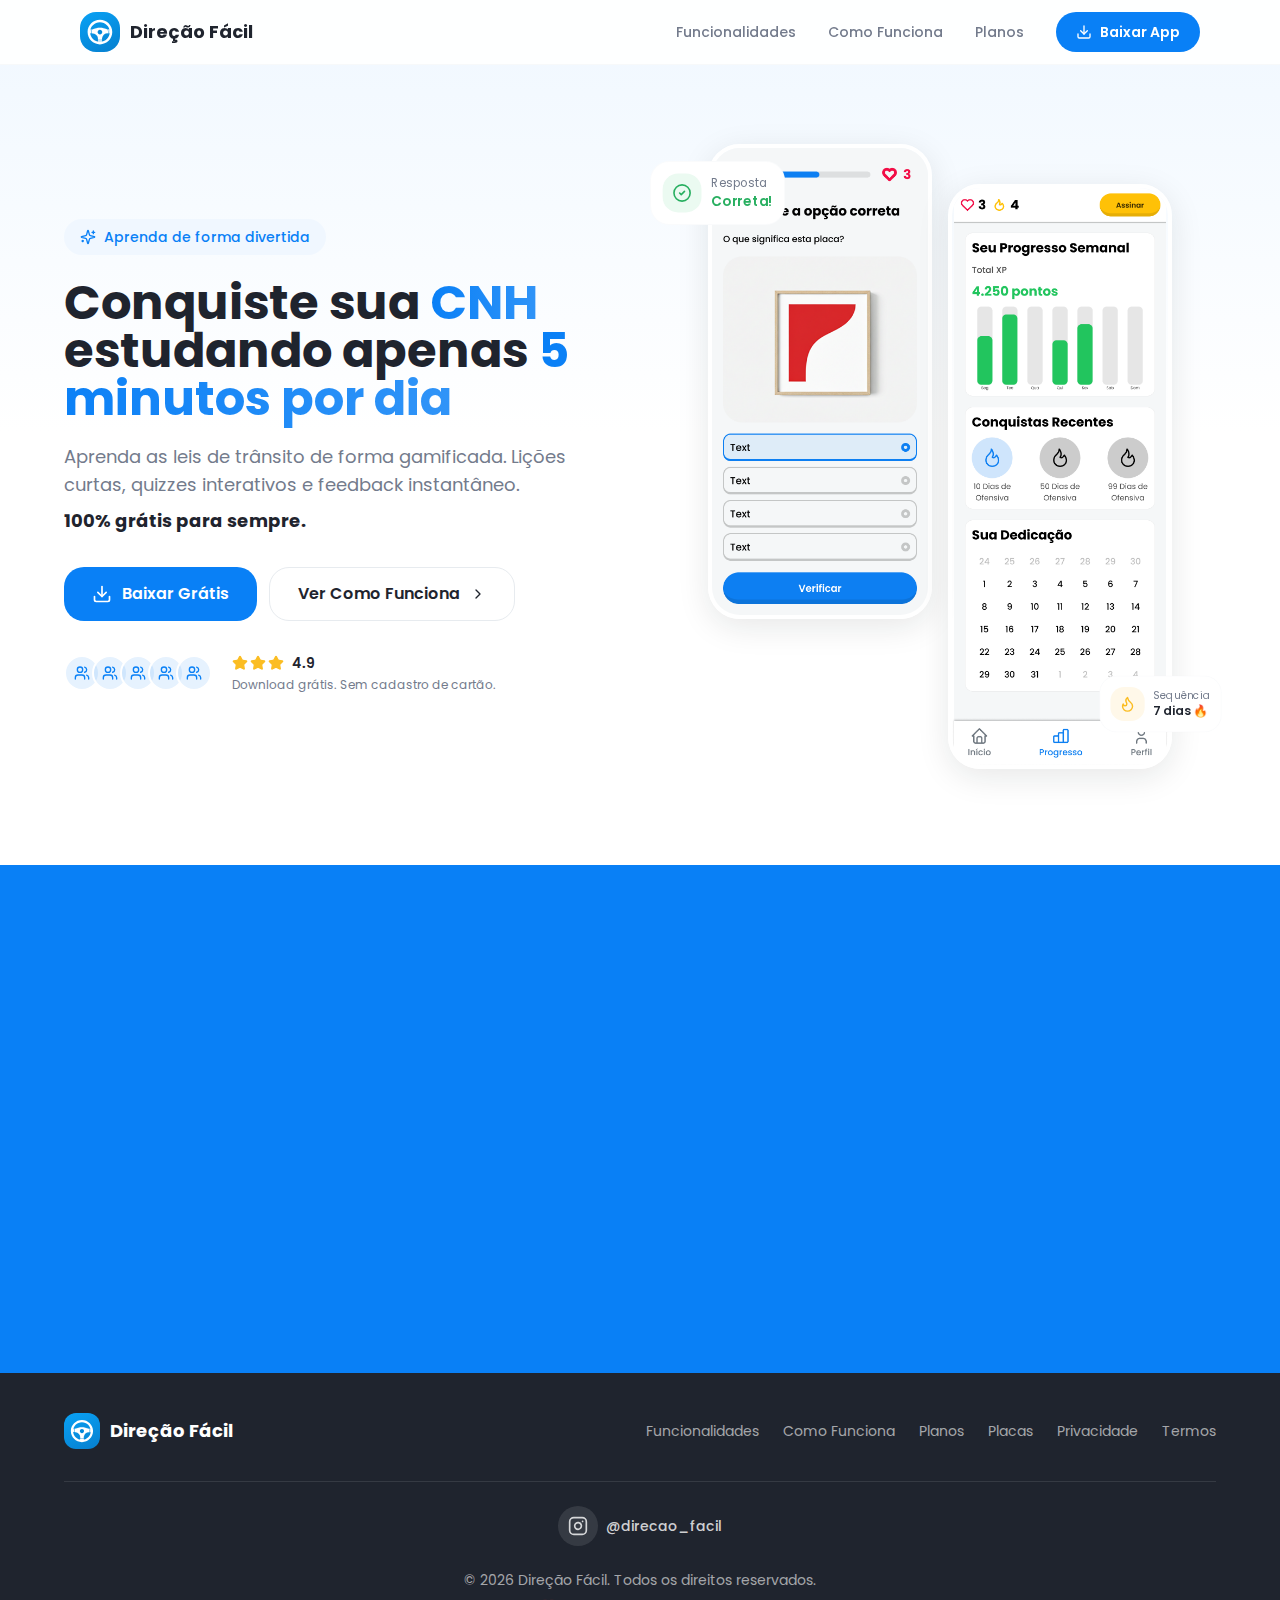
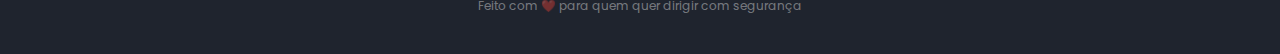
<file: index.html>
<!DOCTYPE html><!--9jcUAQ46kvS24pvFCH102--><html lang="pt-BR"><head><meta charSet="utf-8"/><meta name="viewport" content="width=device-width, initial-scale=1"/><link rel="preload" as="image" href="/assets/logo.svg"/><link rel="preload" as="image" href="/assets/app-mockup-quiz.png"/><link rel="preload" as="image" href="/assets/app-mockup-progress.png"/><link rel="stylesheet" href="/_next/static/css/ba636fb5c1d1fdfc.css" data-precedence="next"/><link rel="preload" as="script" fetchPriority="low" href="/_next/static/chunks/webpack-5586a7fb97f8f9f1.js"/><script src="/_next/static/chunks/4bd1b696-c023c6e3521b1417.js" async=""></script><script src="/_next/static/chunks/255-293e44824f2ec188.js" async=""></script><script src="/_next/static/chunks/main-app-519f93b77170ba8f.js" async=""></script><script src="/_next/static/chunks/829-bfa746bdad7c48f1.js" async=""></script><script src="/_next/static/chunks/app/layout-7a164823cb5fb71f.js" async=""></script><script src="/_next/static/chunks/619-ba102abea3e3d0e4.js" async=""></script><script src="/_next/static/chunks/app/not-found-11eec290b5ea0210.js" async=""></script><script src="/_next/static/chunks/278-71f17ee48d1678e9.js" async=""></script><script src="/_next/static/chunks/app/page-46205fa77c6a9f3d.js" async=""></script><link rel="preload" href="https://www.googletagmanager.com/gtm.js?id=GTM-XXXXXXX" as="script"/><link rel="preload" href="https://www.googletagmanager.com/gtag/js?id=G-XXXXXXXXXX" as="script"/><title>Direção Fácil - Passe na Prova Teórica da CNH em 2025</title><meta name="description" content="Estude leis de trânsito de forma gamificada. Lições de 5 min, múltiplos módulos e quizzes interativos. Aprove, grátis ou Premium!"/><link rel="author" href="https://direcao-facil.com"/><meta name="author" content="Direção Fácil"/><meta name="keywords" content="CNH,prova teórica,leis de trânsito,app CNH,gamificação,habilitação,primeira habilitação,renovação CNH,simulado CNH,app educativo trânsito,estudo trânsito,quiz trânsito"/><meta name="creator" content="Direção Fácil"/><meta name="publisher" content="Direção Fácil"/><meta name="robots" content="index, follow, max-video-preview:-1, max-image-preview:large, max-snippet:-1"/><link rel="canonical" href="https://direcao-facil.com"/><meta property="og:title" content="Direção Fácil - Passe na Prova Teórica da CNH em 2025"/><meta property="og:description" content="App gamificado para estudar leis de trânsito. Apenas 5 min por dia com múltiplos módulos."/><meta property="og:url" content="https://direcao-facil.com"/><meta property="og:site_name" content="Direção Fácil"/><meta property="og:locale" content="pt_BR"/><meta property="og:type" content="website"/><meta name="twitter:card" content="summary_large_image"/><meta name="twitter:title" content="Direção Fácil - Passe na Prova Teórica da CNH"/><meta name="twitter:description" content="App gamificado para estudar leis de trânsito. 5 min por dia."/><script src="/_next/static/chunks/polyfills-42372ed130431b0a.js" noModule=""></script></head><body><div hidden=""><!--$--><!--/$--></div><style>#nprogress{pointer-events:none}#nprogress .bar{background:#0D7FF2;position:fixed;z-index:1600;top: 0;left:0;width:100%;height:3px}#nprogress .peg{display:block;position:absolute;right:0;width:100px;height:100%;box-shadow:0 0 10px #0D7FF2,0 0 5px #0D7FF2;opacity:1;-webkit-transform:rotate(3deg) translate(0px,-4px);-ms-transform:rotate(3deg) translate(0px,-4px);transform:rotate(3deg) translate(0px,-4px)}#nprogress .spinner{display:block;position:fixed;z-index:1600;top: 15px;right:15px}#nprogress .spinner-icon{width:18px;height:18px;box-sizing:border-box;border:2px solid transparent;border-top-color:#0D7FF2;border-left-color:#0D7FF2;border-radius:50%;-webkit-animation:nprogress-spinner 400ms linear infinite;animation:nprogress-spinner 400ms linear infinite}.nprogress-custom-parent{overflow:hidden;position:relative}.nprogress-custom-parent #nprogress .bar,.nprogress-custom-parent #nprogress .spinner{position:absolute}@-webkit-keyframes nprogress-spinner{0%{-webkit-transform:rotate(0deg)}100%{-webkit-transform:rotate(360deg)}}@keyframes nprogress-spinner{0%{transform:rotate(0deg)}100%{transform:rotate(360deg)}}</style><main class="min-h-screen bg-background"><script type="application/ld+json">{"@context":"https://schema.org","@type":"Organization","name":"Direção Fácil","alternateName":"Direcao Facil","url":"https://direcao-facil.com","logo":"https://direcao-facil.com/logo.png","description":"App gamificado para estudar para prova do DETRAN com lições curtas de 5 minutos","foundingDate":"2024","areaServed":"BR","sameAs":["https://www.facebook.com/direcaofacil","https://www.instagram.com/direcaofacil","https://www.youtube.com/direcaofacil"],"contactPoint":{"@type":"ContactPoint","telephone":"+55-XX-XXXX-XXXX","contactType":"Customer Support","email":"support@direcao-facil.com"}}</script><script type="application/ld+json">{"@context":"https://schema.org","@type":"SoftwareApplication","name":"Direção Fácil","description":"App gamificado para estudar para prova do DETRAN com lições de 5 minutos e 9 módulos oficiais","applicationCategory":"EducationalApplication","operatingSystem":"Android, iOS","url":"https://direcao-facil.com","downloadUrl":["https://play.google.com/store/apps/details?id=com.direcaofacil","https://apps.apple.com/br/app/direcao-facil/id123456789"],"offers":[{"@type":"Offer","name":"Plano Gratuito","price":"0","priceCurrency":"BRL","description":"Acesso limitado a lições e quizzes"},{"@type":"Offer","name":"Plano Premium","price":"19.90","priceCurrency":"BRL","description":"Acesso ilimitado a todos os módulos e simulados"}],"aggregateRating":{"@type":"AggregateRating","ratingValue":"4.8","ratingCount":"1250","bestRating":"5","worstRating":"1"},"author":{"@type":"Organization","name":"Direção Fácil"}}</script><script type="application/ld+json">{"@context":"https://schema.org","@type":"FAQPage","mainEntity":[{"@type":"Question","name":"Como funciona o Direção Fácil?","acceptedAnswer":{"@type":"Answer","text":"Estude lições de 5 minutos sobre os 9 módulos DETRAN (Legislação, Sinalização, Direção Defensiva, Primeiros Socorros, Meio Ambiente, Mecânica Básica, Noções de Física, Psicologia do Trânsito, Cidadania e Ética), responda quizzes interativas e simulados reais para se preparar para a prova teórica de CNH."}},{"@type":"Question","name":"Quanto custa o app Direção Fácil?","acceptedAnswer":{"@type":"Answer","text":"O plano gratuito inclui lições limitadas e lives restritas. O plano premium custa R$ 19,90 por mês e oferece acesso ilimitado a todos os módulos, quizzes e simulados."}},{"@type":"Question","name":"É possível passar na prova do DETRAN estudando com Direção Fácil?","acceptedAnswer":{"@type":"Answer","text":"Sim! Nosso app cobre completamente os 9 módulos oficiais do DETRAN com lições baseadas em questões reais de simulados e prova anterior. A metodologia gamificada aumenta retenção e compreensão."}},{"@type":"Question","name":"Quanto tempo preciso estudar por dia?","acceptedAnswer":{"@type":"Answer","text":"Apenas 5 minutos por dia é suficiente para fazer progresso. Nossas lições são curtas e focadas, permitindo que você estude enquanto se desloca ou nos intervalos do dia."}},{"@type":"Question","name":"Qual é a metodologia do Direção Fácil?","acceptedAnswer":{"@type":"Answer","text":"Usamos uma abordagem tipo Duolingo: lições curtas, gamificação com pontos e níveis, quizzes adaptativos que aumentam dificuldade gradualmente, e simulados realistas que reproduzem a prova oficial."}}]}</script><script type="application/ld+json">{"@context":"https://schema.org","@type":"WebSite","name":"Direção Fácil","url":"https://direcao-facil.com","description":"App gamificado para estudar para prova do DETRAN","potentialAction":{"@type":"SearchAction","target":{"@type":"EntryPoint","urlTemplate":"https://direcao-facil.com/search?q={search_term_string}"},"query-input":"required name=search_term_string"}}</script><script type="application/ld+json">{"@context":"https://schema.org","@type":"BreadcrumbList","itemListElement":[{"@type":"ListItem","position":1,"name":"Inicio","item":"https://direcao-facil.com"}]}</script><header class="fixed top-0 left-0 right-0 z-50 bg-card/90 backdrop-blur-xl border-b border-border/30"><div class="container-narrow mx-auto px-4 py-3 flex items-center justify-between"><a href="/" class="flex items-center gap-2.5"><img src="/assets/logo.svg" alt="Direção Fácil" class="w-10 h-10 rounded-xl"/><span class="font-bold text-lg text-foreground">Direção Fácil</span></a><nav class="hidden md:flex items-center gap-8"><a href="#funcionalidades" class="text-muted-foreground hover:text-primary transition-colors font-medium text-sm">Funcionalidades</a><a href="#como-funciona" class="text-muted-foreground hover:text-primary transition-colors font-medium text-sm">Como Funciona</a><a href="#planos" class="text-muted-foreground hover:text-primary transition-colors font-medium text-sm">Planos</a><a href="#download" class="btn-primary text-sm py-2.5 px-5 inline-flex items-center gap-2"><svg xmlns="http://www.w3.org/2000/svg" width="24" height="24" viewBox="0 0 24 24" fill="none" stroke="currentColor" stroke-width="2" stroke-linecap="round" stroke-linejoin="round" class="lucide lucide-download w-4 h-4"><path d="M21 15v4a2 2 0 0 1-2 2H5a2 2 0 0 1-2-2v-4"></path><polyline points="7 10 12 15 17 10"></polyline><line x1="12" x2="12" y1="15" y2="3"></line></svg>Baixar App</a></nav><button class="md:hidden text-foreground p-2" aria-label="Toggle menu"><svg xmlns="http://www.w3.org/2000/svg" width="24" height="24" viewBox="0 0 24 24" fill="none" stroke="currentColor" stroke-width="2" stroke-linecap="round" stroke-linejoin="round" class="lucide lucide-menu w-6 h-6"><line x1="4" x2="20" y1="12" y2="12"></line><line x1="4" x2="20" y1="6" y2="6"></line><line x1="4" x2="20" y1="18" y2="18"></line></svg></button></div></header><section class="pt-28 pb-16 md:pt-36 md:pb-24 px-4 overflow-hidden bg-gradient-to-b from-primary-light via-background to-background"><div class="container-narrow mx-auto"><div class="grid lg:grid-cols-2 gap-12 items-center"><div style="opacity:0;transform:translateX(-20px)"><div class="flex flex-wrap gap-2 mb-6"><div class="inline-flex items-center gap-2 px-4 py-2 rounded-2xl bg-primary-light text-primary text-sm font-medium"><svg xmlns="http://www.w3.org/2000/svg" width="24" height="24" viewBox="0 0 24 24" fill="none" stroke="currentColor" stroke-width="2" stroke-linecap="round" stroke-linejoin="round" class="lucide lucide-sparkles w-4 h-4"><path d="M9.937 15.5A2 2 0 0 0 8.5 14.063l-6.135-1.582a.5.5 0 0 1 0-.962L8.5 9.936A2 2 0 0 0 9.937 8.5l1.582-6.135a.5.5 0 0 1 .963 0L14.063 8.5A2 2 0 0 0 15.5 9.937l6.135 1.581a.5.5 0 0 1 0 .964L15.5 14.063a2 2 0 0 0-1.437 1.437l-1.582 6.135a.5.5 0 0 1-.963 0z"></path><path d="M20 3v4"></path><path d="M22 5h-4"></path><path d="M4 17v2"></path><path d="M5 18H3"></path></svg>Aprenda de forma divertida</div></div><h1 class="text-3xl md:text-4xl lg:text-5xl font-bold text-foreground leading-tight mb-5">Conquiste sua<!-- --> <span class="gradient-text">CNH</span> <!-- -->estudando apenas<!-- --> <span class="gradient-text">5 minutos por dia</span></h1><p class="text-base md:text-lg text-muted-foreground mb-8 leading-relaxed">Aprenda as leis de trânsito de forma gamificada. Lições curtas, quizzes interativos e feedback instantâneo.<strong class="block mt-2 text-foreground">100% grátis para sempre.</strong></p><div class="flex flex-col sm:flex-row gap-3 mb-8"><a href="#download" class="btn-primary inline-flex items-center justify-center gap-2.5"><svg xmlns="http://www.w3.org/2000/svg" width="24" height="24" viewBox="0 0 24 24" fill="none" stroke="currentColor" stroke-width="2" stroke-linecap="round" stroke-linejoin="round" class="lucide lucide-download w-5 h-5"><path d="M21 15v4a2 2 0 0 1-2 2H5a2 2 0 0 1-2-2v-4"></path><polyline points="7 10 12 15 17 10"></polyline><line x1="12" x2="12" y1="15" y2="3"></line></svg>Baixar Grátis</a><a href="#como-funciona" class="btn-secondary inline-flex items-center justify-center gap-2.5">Ver Como Funciona<svg xmlns="http://www.w3.org/2000/svg" width="24" height="24" viewBox="0 0 24 24" fill="none" stroke="currentColor" stroke-width="2" stroke-linecap="round" stroke-linejoin="round" class="lucide lucide-chevron-right w-4 h-4"><path d="m9 18 6-6-6-6"></path></svg></a></div><div class="flex items-center gap-5"><div class="flex -space-x-2"><div class="w-9 h-9 rounded-full bg-primary/10 border-2 border-card flex items-center justify-center"><svg xmlns="http://www.w3.org/2000/svg" width="24" height="24" viewBox="0 0 24 24" fill="none" stroke="currentColor" stroke-width="2" stroke-linecap="round" stroke-linejoin="round" class="lucide lucide-users w-4 h-4 text-primary"><path d="M16 21v-2a4 4 0 0 0-4-4H6a4 4 0 0 0-4 4v2"></path><circle cx="9" cy="7" r="4"></circle><path d="M22 21v-2a4 4 0 0 0-3-3.87"></path><path d="M16 3.13a4 4 0 0 1 0 7.75"></path></svg></div><div class="w-9 h-9 rounded-full bg-primary/10 border-2 border-card flex items-center justify-center"><svg xmlns="http://www.w3.org/2000/svg" width="24" height="24" viewBox="0 0 24 24" fill="none" stroke="currentColor" stroke-width="2" stroke-linecap="round" stroke-linejoin="round" class="lucide lucide-users w-4 h-4 text-primary"><path d="M16 21v-2a4 4 0 0 0-4-4H6a4 4 0 0 0-4 4v2"></path><circle cx="9" cy="7" r="4"></circle><path d="M22 21v-2a4 4 0 0 0-3-3.87"></path><path d="M16 3.13a4 4 0 0 1 0 7.75"></path></svg></div><div class="w-9 h-9 rounded-full bg-primary/10 border-2 border-card flex items-center justify-center"><svg xmlns="http://www.w3.org/2000/svg" width="24" height="24" viewBox="0 0 24 24" fill="none" stroke="currentColor" stroke-width="2" stroke-linecap="round" stroke-linejoin="round" class="lucide lucide-users w-4 h-4 text-primary"><path d="M16 21v-2a4 4 0 0 0-4-4H6a4 4 0 0 0-4 4v2"></path><circle cx="9" cy="7" r="4"></circle><path d="M22 21v-2a4 4 0 0 0-3-3.87"></path><path d="M16 3.13a4 4 0 0 1 0 7.75"></path></svg></div><div class="w-9 h-9 rounded-full bg-primary/10 border-2 border-card flex items-center justify-center"><svg xmlns="http://www.w3.org/2000/svg" width="24" height="24" viewBox="0 0 24 24" fill="none" stroke="currentColor" stroke-width="2" stroke-linecap="round" stroke-linejoin="round" class="lucide lucide-users w-4 h-4 text-primary"><path d="M16 21v-2a4 4 0 0 0-4-4H6a4 4 0 0 0-4 4v2"></path><circle cx="9" cy="7" r="4"></circle><path d="M22 21v-2a4 4 0 0 0-3-3.87"></path><path d="M16 3.13a4 4 0 0 1 0 7.75"></path></svg></div><div class="w-9 h-9 rounded-full bg-primary/10 border-2 border-card flex items-center justify-center"><svg xmlns="http://www.w3.org/2000/svg" width="24" height="24" viewBox="0 0 24 24" fill="none" stroke="currentColor" stroke-width="2" stroke-linecap="round" stroke-linejoin="round" class="lucide lucide-users w-4 h-4 text-primary"><path d="M16 21v-2a4 4 0 0 0-4-4H6a4 4 0 0 0-4 4v2"></path><circle cx="9" cy="7" r="4"></circle><path d="M22 21v-2a4 4 0 0 0-3-3.87"></path><path d="M16 3.13a4 4 0 0 1 0 7.75"></path></svg></div></div><div><div class="flex items-center gap-0.5 mb-0.5"><svg xmlns="http://www.w3.org/2000/svg" width="24" height="24" viewBox="0 0 24 24" fill="none" stroke="currentColor" stroke-width="2" stroke-linecap="round" stroke-linejoin="round" class="lucide lucide-star w-4 h-4 fill-warning text-warning"><path d="M11.525 2.295a.53.53 0 0 1 .95 0l2.31 4.679a2.123 2.123 0 0 0 1.595 1.16l5.166.756a.53.53 0 0 1 .294.904l-3.736 3.638a2.123 2.123 0 0 0-.611 1.878l.882 5.14a.53.53 0 0 1-.771.56l-4.618-2.428a2.122 2.122 0 0 0-1.973 0L6.396 21.01a.53.53 0 0 1-.77-.56l.881-5.139a2.122 2.122 0 0 0-.611-1.879L2.16 9.795a.53.53 0 0 1 .294-.906l5.165-.755a2.122 2.122 0 0 0 1.597-1.16z"></path></svg><svg xmlns="http://www.w3.org/2000/svg" width="24" height="24" viewBox="0 0 24 24" fill="none" stroke="currentColor" stroke-width="2" stroke-linecap="round" stroke-linejoin="round" class="lucide lucide-star w-4 h-4 fill-warning text-warning"><path d="M11.525 2.295a.53.53 0 0 1 .95 0l2.31 4.679a2.123 2.123 0 0 0 1.595 1.16l5.166.756a.53.53 0 0 1 .294.904l-3.736 3.638a2.123 2.123 0 0 0-.611 1.878l.882 5.14a.53.53 0 0 1-.771.56l-4.618-2.428a2.122 2.122 0 0 0-1.973 0L6.396 21.01a.53.53 0 0 1-.77-.56l.881-5.139a2.122 2.122 0 0 0-.611-1.879L2.16 9.795a.53.53 0 0 1 .294-.906l5.165-.755a2.122 2.122 0 0 0 1.597-1.16z"></path></svg><svg xmlns="http://www.w3.org/2000/svg" width="24" height="24" viewBox="0 0 24 24" fill="none" stroke="currentColor" stroke-width="2" stroke-linecap="round" stroke-linejoin="round" class="lucide lucide-star w-4 h-4 fill-warning text-warning"><path d="M11.525 2.295a.53.53 0 0 1 .95 0l2.31 4.679a2.123 2.123 0 0 0 1.595 1.16l5.166.756a.53.53 0 0 1 .294.904l-3.736 3.638a2.123 2.123 0 0 0-.611 1.878l.882 5.14a.53.53 0 0 1-.771.56l-4.618-2.428a2.122 2.122 0 0 0-1.973 0L6.396 21.01a.53.53 0 0 1-.77-.56l.881-5.139a2.122 2.122 0 0 0-.611-1.879L2.16 9.795a.53.53 0 0 1 .294-.906l5.165-.755a2.122 2.122 0 0 0 1.597-1.16z"></path></svg><span class="ml-1.5 text-sm font-semibold text-foreground">4.9</span></div><p class="text-xs text-muted-foreground mt-1">Download grátis. Sem cadastro de cartão.</p></div></div></div><div class="relative " style="opacity:0;transform:translateX(20px)"><div class="relative z-10 flex justify-center gap-4"><div class="animate-float"><img src="/assets/app-mockup-quiz.png" alt="Direção Fácil - Quiz de trânsito" class="w-48 md:w-56 rounded-[2rem] shadow-float border-4 border-card"/></div><div class="animate-float hidden sm:block" style="animation-delay:1s"><img src="/assets/app-mockup-progress.png" alt="Direção Fácil - Progresso e conquistas" class="w-48 md:w-56 rounded-[2rem] shadow-float border-4 border-card mt-10"/></div></div><div class="absolute top-4 left-0 md:-left-4 card-soft p-3 flex items-center gap-2.5 z-20" style="opacity:0;transform:scale(0.8)"><div class="w-10 h-10 rounded-xl bg-success-light flex items-center justify-center"><svg xmlns="http://www.w3.org/2000/svg" width="24" height="24" viewBox="0 0 24 24" fill="none" stroke="currentColor" stroke-width="2" stroke-linecap="round" stroke-linejoin="round" class="lucide lucide-circle-check w-5 h-5 text-success"><circle cx="12" cy="12" r="10"></circle><path d="m9 12 2 2 4-4"></path></svg></div><div><p class="text-xs text-muted-foreground">Resposta</p><p class="text-sm font-semibold text-success">Correta!</p></div></div><div class="absolute bottom-8 right-0 md:-right-4 card-soft p-3 flex items-center gap-2.5 z-20" style="opacity:0;transform:scale(0.8)"><div class="w-10 h-10 rounded-xl bg-warning/10 flex items-center justify-center"><svg xmlns="http://www.w3.org/2000/svg" width="24" height="24" viewBox="0 0 24 24" fill="none" stroke="currentColor" stroke-width="2" stroke-linecap="round" stroke-linejoin="round" class="lucide lucide-flame w-5 h-5 text-warning"><path d="M8.5 14.5A2.5 2.5 0 0 0 11 12c0-1.38-.5-2-1-3-1.072-2.143-.224-4.054 2-6 .5 2.5 2 4.9 4 6.5 2 1.6 3 3.5 3 5.5a7 7 0 1 1-14 0c0-1.153.433-2.294 1-3a2.5 2.5 0 0 0 2.5 2.5z"></path></svg></div><div><p class="text-xs text-muted-foreground">Sequência</p><p class="text-sm font-semibold text-foreground">7 dias 🔥</p></div></div><div class="absolute inset-0 bg-primary/10 blur-[80px] rounded-full -z-10"></div></div></div></div></section><section id="download" class="section-padding bg-primary"><div class="container-narrow mx-auto text-center"><div style="opacity:0;transform:translateY(20px)"><div class="inline-flex items-center justify-center w-16 h-16 rounded-3xl bg-primary-foreground/20 mb-6"><svg xmlns="http://www.w3.org/2000/svg" width="24" height="24" viewBox="0 0 24 24" fill="none" stroke="currentColor" stroke-width="2" stroke-linecap="round" stroke-linejoin="round" class="lucide lucide-smartphone w-8 h-8 text-primary-foreground"><rect width="14" height="20" x="5" y="2" rx="2" ry="2"></rect><path d="M12 18h.01"></path></svg></div><h2 class="text-2xl md:text-4xl font-bold text-primary-foreground mb-4">Baixe grátis e comece a estudar em 2 minutos</h2><p class="text-lg text-primary-foreground/90 mb-2 max-w-xl mx-auto">Disponível para Android e iOS. Sem cadastro de cartão.</p><div class="flex flex-col sm:flex-row gap-3 justify-center mb-8"><a href="#" class="inline-flex items-center justify-center gap-3 bg-primary-foreground text-primary font-semibold px-7 py-3.5 rounded-2xl hover:brightness-95 transition-all"><svg class="w-6 h-6" viewBox="0 0 24 24" fill="currentColor"><path d="M3,20.5V3.5C3,2.91 3.34,2.39 3.84,2.15L13.69,12L3.84,21.85C3.34,21.61 3,21.09 3,20.5M16.81,15.12L6.05,21.34L14.54,12.85L16.81,15.12M20.16,10.81C20.5,11.08 20.75,11.5 20.75,12C20.75,12.5 20.53,12.9 20.18,13.18L17.89,14.5L15.39,12L17.89,9.5L20.16,10.81M6.05,2.66L16.81,8.88L14.54,11.15L6.05,2.66Z"></path></svg>Google Play</a><a href="#" class="inline-flex items-center justify-center gap-3 bg-primary-foreground text-primary font-semibold px-7 py-3.5 rounded-2xl hover:brightness-95 transition-all"><svg xmlns="http://www.w3.org/2000/svg" width="24" height="24" viewBox="0 0 24 24" fill="none" stroke="currentColor" stroke-width="2" stroke-linecap="round" stroke-linejoin="round" class="lucide lucide-apple w-6 h-6"><path d="M12 20.94c1.5 0 2.75 1.06 4 1.06 3 0 6-8 6-12.22A4.91 4.91 0 0 0 17 5c-2.22 0-4 1.44-5 2-1-.56-2.78-2-5-2a4.9 4.9 0 0 0-5 4.78C2 14 5 22 8 22c1.25 0 2.5-1.06 4-1.06Z"></path><path d="M10 2c1 .5 2 2 2 5"></path></svg>App Store</a></div><div class="flex flex-wrap items-center justify-center gap-6 text-sm text-primary-foreground/80"><div class="flex items-center gap-2"><svg xmlns="http://www.w3.org/2000/svg" width="24" height="24" viewBox="0 0 24 24" fill="none" stroke="currentColor" stroke-width="2" stroke-linecap="round" stroke-linejoin="round" class="lucide lucide-circle-check w-5 h-5 text-primary-foreground"><circle cx="12" cy="12" r="10"></circle><path d="m9 12 2 2 4-4"></path></svg><span>Download grátis</span></div><div class="flex items-center gap-2"><svg xmlns="http://www.w3.org/2000/svg" width="24" height="24" viewBox="0 0 24 24" fill="none" stroke="currentColor" stroke-width="2" stroke-linecap="round" stroke-linejoin="round" class="lucide lucide-star w-5 h-5 fill-primary-foreground text-primary-foreground"><path d="M11.525 2.295a.53.53 0 0 1 .95 0l2.31 4.679a2.123 2.123 0 0 0 1.595 1.16l5.166.756a.53.53 0 0 1 .294.904l-3.736 3.638a2.123 2.123 0 0 0-.611 1.878l.882 5.14a.53.53 0 0 1-.771.56l-4.618-2.428a2.122 2.122 0 0 0-1.973 0L6.396 21.01a.53.53 0 0 1-.77-.56l.881-5.139a2.122 2.122 0 0 0-.611-1.879L2.16 9.795a.53.53 0 0 1 .294-.906l5.165-.755a2.122 2.122 0 0 0 1.597-1.16z"></path></svg><span>Avaliação 4.9</span></div></div></div></div></section><footer class="bg-foreground text-background py-10 px-4"><div class="container-narrow mx-auto"><div class="flex flex-col md:flex-row items-center justify-between gap-5"><a href="/" class="flex items-center gap-2.5"><img src="/assets/logo.svg" alt="Direção Fácil" class="w-9 h-9 rounded-lg"/><span class="font-bold text-lg">Direção Fácil</span></a><nav class="flex flex-wrap justify-center gap-6 text-sm"><a href="#funcionalidades" class="text-background/60 hover:text-background transition-colors">Funcionalidades</a><a href="#como-funciona" class="text-background/60 hover:text-background transition-colors">Como Funciona</a><a href="#planos" class="text-background/60 hover:text-background transition-colors">Planos</a><a class="text-background/60 hover:text-background transition-colors" href="/placas">Placas</a><a class="text-background/60 hover:text-background transition-colors" href="/privacidade">Privacidade</a><a class="text-background/60 hover:text-background transition-colors" href="/termos">Termos</a></nav></div><div class="border-t border-background/10 mt-8 pt-6"><div class="flex justify-center mb-6"><a href="https://www.instagram.com/direcao_facil" target="_blank" rel="noopener noreferrer" class="flex items-center gap-2 text-background/80 hover:text-background transition-colors group"><div class="w-10 h-10 rounded-full bg-background/10 flex items-center justify-center group-hover:bg-background/20 transition-colors"><svg xmlns="http://www.w3.org/2000/svg" width="24" height="24" viewBox="0 0 24 24" fill="none" stroke="currentColor" stroke-width="2" stroke-linecap="round" stroke-linejoin="round" class="lucide lucide-instagram w-5 h-5"><rect width="20" height="20" x="2" y="2" rx="5" ry="5"></rect><path d="M16 11.37A4 4 0 1 1 12.63 8 4 4 0 0 1 16 11.37z"></path><line x1="17.5" x2="17.51" y1="6.5" y2="6.5"></line></svg></div><span class="text-sm font-medium">@direcao_facil</span></a></div><div class="text-center text-background/60 text-sm"><p class="mb-2">© <!-- -->2026<!-- --> Direção Fácil. Todos os direitos reservados.</p><p class="text-xs text-background/40">Feito com ❤️ para quem quer dirigir com segurança</p></div></div></div></footer></main><!--$--><!--/$--><div role="region" aria-label="Notifications (F8)" tabindex="-1" style="pointer-events:none"><ol tabindex="-1" class="fixed top-0 z-[100] flex max-h-screen w-full flex-col-reverse p-4 sm:bottom-0 sm:right-0 sm:top-auto sm:flex-col md:max-w-[420px]"></ol></div><section aria-label="Notifications alt+T" tabindex="-1" aria-live="polite" aria-relevant="additions text" aria-atomic="false"></section><script src="/_next/static/chunks/webpack-5586a7fb97f8f9f1.js" id="_R_" async=""></script><script>(self.__next_f=self.__next_f||[]).push([0])</script><script>self.__next_f.push([1,"1:\"$Sreact.fragment\"\n2:I[8202,[\"829\",\"static/chunks/829-bfa746bdad7c48f1.js\",\"177\",\"static/chunks/app/layout-7a164823cb5fb71f.js\"],\"GoogleTagManager\"]\n3:I[1887,[\"829\",\"static/chunks/829-bfa746bdad7c48f1.js\",\"177\",\"static/chunks/app/layout-7a164823cb5fb71f.js\"],\"\"]\n4:I[8839,[\"829\",\"static/chunks/829-bfa746bdad7c48f1.js\",\"177\",\"static/chunks/app/layout-7a164823cb5fb71f.js\"],\"Providers\"]\n5:I[6700,[\"829\",\"static/chunks/829-bfa746bdad7c48f1.js\",\"177\",\"static/chunks/app/layout-7a164823cb5fb71f.js\"],\"Provider\"]\n6:I[9766,[],\"\"]\n7:I[8924,[],\"\"]\n8:I[3293,[\"619\",\"static/chunks/619-ba102abea3e3d0e4.js\",\"345\",\"static/chunks/app/not-found-11eec290b5ea0210.js\"],\"default\"]\n9:I[3448,[\"829\",\"static/chunks/829-bfa746bdad7c48f1.js\",\"177\",\"static/chunks/app/layout-7a164823cb5fb71f.js\"],\"Toaster\"]\na:I[240,[\"829\",\"static/chunks/829-bfa746bdad7c48f1.js\",\"177\",\"static/chunks/app/layout-7a164823cb5fb71f.js\"],\"Toaster\"]\nb:I[8332,[\"829\",\"static/chunks/829-bfa746bdad7c48f1.js\",\"177\",\"static/chunks/app/layout-7a164823cb5fb71f.js\"],\"GoogleAnalytics\"]\n15:I[7150,[],\"\"]\n:HL[\"/_next/static/css/ba636fb5c1d1fdfc.css\",\"style\"]\nc:T6c5,"])</script><script>self.__next_f.push([1,"{\"@context\":\"https://schema.org\",\"@type\":\"FAQPage\",\"mainEntity\":[{\"@type\":\"Question\",\"name\":\"Como funciona o Direção Fácil?\",\"acceptedAnswer\":{\"@type\":\"Answer\",\"text\":\"Estude lições de 5 minutos sobre os 9 módulos DETRAN (Legislação, Sinalização, Direção Defensiva, Primeiros Socorros, Meio Ambiente, Mecânica Básica, Noções de Física, Psicologia do Trânsito, Cidadania e Ética), responda quizzes interativas e simulados reais para se preparar para a prova teórica de CNH.\"}},{\"@type\":\"Question\",\"name\":\"Quanto custa o app Direção Fácil?\",\"acceptedAnswer\":{\"@type\":\"Answer\",\"text\":\"O plano gratuito inclui lições limitadas e lives restritas. O plano premium custa R$ 19,90 por mês e oferece acesso ilimitado a todos os módulos, quizzes e simulados.\"}},{\"@type\":\"Question\",\"name\":\"É possível passar na prova do DETRAN estudando com Direção Fácil?\",\"acceptedAnswer\":{\"@type\":\"Answer\",\"text\":\"Sim! Nosso app cobre completamente os 9 módulos oficiais do DETRAN com lições baseadas em questões reais de simulados e prova anterior. A metodologia gamificada aumenta retenção e compreensão.\"}},{\"@type\":\"Question\",\"name\":\"Quanto tempo preciso estudar por dia?\",\"acceptedAnswer\":{\"@type\":\"Answer\",\"text\":\"Apenas 5 minutos por dia é suficiente para fazer progresso. Nossas lições são curtas e focadas, permitindo que você estude enquanto se desloca ou nos intervalos do dia.\"}},{\"@type\":\"Question\",\"name\":\"Qual é a metodologia do Direção Fácil?\",\"acceptedAnswer\":{\"@type\":\"Answer\",\"text\":\"Usamos uma abordagem tipo Duolingo: lições curtas, gamificação com pontos e níveis, quizzes adaptativos que aumentam dificuldade gradualmente, e simulados realistas que reproduzem a prova oficial.\"}}]}"])</script><script>self.__next_f.push([1,"0:{\"P\":null,\"b\":\"9jcUAQ46kvS24pvFCH102\",\"p\":\"\",\"c\":[\"\",\"\"],\"i\":false,\"f\":[[[\"\",{\"children\":[\"__PAGE__\",{}]},\"$undefined\",\"$undefined\",true],[\"\",[\"$\",\"$1\",\"c\",{\"children\":[[[\"$\",\"link\",\"0\",{\"rel\":\"stylesheet\",\"href\":\"/_next/static/css/ba636fb5c1d1fdfc.css\",\"precedence\":\"next\",\"crossOrigin\":\"$undefined\",\"nonce\":\"$undefined\"}]],[\"$\",\"html\",null,{\"lang\":\"pt-BR\",\"children\":[[\"$\",\"body\",null,{\"children\":[[\"$\",\"$L2\",null,{\"gtmId\":\"GTM-XXXXXXX\"}],[\"$\",\"$L3\",null,{\"color\":\"#0D7FF2\",\"speed\":340,\"showSpinner\":false}],[\"$\",\"$L4\",null,{\"children\":[\"$\",\"$L5\",null,{\"children\":[[\"$\",\"$L6\",null,{\"parallelRouterKey\":\"children\",\"error\":\"$undefined\",\"errorStyles\":\"$undefined\",\"errorScripts\":\"$undefined\",\"template\":[\"$\",\"$L7\",null,{}],\"templateStyles\":\"$undefined\",\"templateScripts\":\"$undefined\",\"notFound\":[[\"$\",\"$L8\",null,{}],[]],\"forbidden\":\"$undefined\",\"unauthorized\":\"$undefined\"}],[\"$\",\"$L9\",null,{}],[\"$\",\"$La\",null,{}]]}]}]]}],[\"$\",\"$Lb\",null,{\"gaId\":\"G-XXXXXXXXXX\"}]]}]]}],{\"children\":[\"__PAGE__\",[\"$\",\"$1\",\"c\",{\"children\":[[\"$\",\"main\",null,{\"className\":\"min-h-screen bg-background\",\"children\":[[\"$\",\"script\",null,{\"type\":\"application/ld+json\",\"dangerouslySetInnerHTML\":{\"__html\":\"{\\\"@context\\\":\\\"https://schema.org\\\",\\\"@type\\\":\\\"Organization\\\",\\\"name\\\":\\\"Direção Fácil\\\",\\\"alternateName\\\":\\\"Direcao Facil\\\",\\\"url\\\":\\\"https://direcao-facil.com\\\",\\\"logo\\\":\\\"https://direcao-facil.com/logo.png\\\",\\\"description\\\":\\\"App gamificado para estudar para prova do DETRAN com lições curtas de 5 minutos\\\",\\\"foundingDate\\\":\\\"2024\\\",\\\"areaServed\\\":\\\"BR\\\",\\\"sameAs\\\":[\\\"https://www.facebook.com/direcaofacil\\\",\\\"https://www.instagram.com/direcaofacil\\\",\\\"https://www.youtube.com/direcaofacil\\\"],\\\"contactPoint\\\":{\\\"@type\\\":\\\"ContactPoint\\\",\\\"telephone\\\":\\\"+55-XX-XXXX-XXXX\\\",\\\"contactType\\\":\\\"Customer Support\\\",\\\"email\\\":\\\"support@direcao-facil.com\\\"}}\"}}],[\"$\",\"script\",null,{\"type\":\"application/ld+json\",\"dangerouslySetInnerHTML\":{\"__html\":\"{\\\"@context\\\":\\\"https://schema.org\\\",\\\"@type\\\":\\\"SoftwareApplication\\\",\\\"name\\\":\\\"Direção Fácil\\\",\\\"description\\\":\\\"App gamificado para estudar para prova do DETRAN com lições de 5 minutos e 9 módulos oficiais\\\",\\\"applicationCategory\\\":\\\"EducationalApplication\\\",\\\"operatingSystem\\\":\\\"Android, iOS\\\",\\\"url\\\":\\\"https://direcao-facil.com\\\",\\\"downloadUrl\\\":[\\\"https://play.google.com/store/apps/details?id=com.direcaofacil\\\",\\\"https://apps.apple.com/br/app/direcao-facil/id123456789\\\"],\\\"offers\\\":[{\\\"@type\\\":\\\"Offer\\\",\\\"name\\\":\\\"Plano Gratuito\\\",\\\"price\\\":\\\"0\\\",\\\"priceCurrency\\\":\\\"BRL\\\",\\\"description\\\":\\\"Acesso limitado a lições e quizzes\\\"},{\\\"@type\\\":\\\"Offer\\\",\\\"name\\\":\\\"Plano Premium\\\",\\\"price\\\":\\\"19.90\\\",\\\"priceCurrency\\\":\\\"BRL\\\",\\\"description\\\":\\\"Acesso ilimitado a todos os módulos e simulados\\\"}],\\\"aggregateRating\\\":{\\\"@type\\\":\\\"AggregateRating\\\",\\\"ratingValue\\\":\\\"4.8\\\",\\\"ratingCount\\\":\\\"1250\\\",\\\"bestRating\\\":\\\"5\\\",\\\"worstRating\\\":\\\"1\\\"},\\\"author\\\":{\\\"@type\\\":\\\"Organization\\\",\\\"name\\\":\\\"Direção Fácil\\\"}}\"}}],[\"$\",\"script\",null,{\"type\":\"application/ld+json\",\"dangerouslySetInnerHTML\":{\"__html\":\"$c\"}}],\"$Ld\",\"$Le\",\"$Lf\",\"$L10\",\"$L11\",\"$L12\"]}],null,\"$L13\"]}],{},null,false]},null,false],\"$L14\",false]],\"m\":\"$undefined\",\"G\":[\"$15\",[]],\"s\":false,\"S\":true}\n"])</script><script>self.__next_f.push([1,"16:I[6877,[\"619\",\"static/chunks/619-ba102abea3e3d0e4.js\",\"278\",\"static/chunks/278-71f17ee48d1678e9.js\",\"974\",\"static/chunks/app/page-46205fa77c6a9f3d.js\"],\"Header\"]\n17:I[7547,[\"619\",\"static/chunks/619-ba102abea3e3d0e4.js\",\"278\",\"static/chunks/278-71f17ee48d1678e9.js\",\"974\",\"static/chunks/app/page-46205fa77c6a9f3d.js\"],\"HeroSection\"]\n18:I[5468,[\"619\",\"static/chunks/619-ba102abea3e3d0e4.js\",\"278\",\"static/chunks/278-71f17ee48d1678e9.js\",\"974\",\"static/chunks/app/page-46205fa77c6a9f3d.js\"],\"CTASection\"]\n19:I[3255,[\"619\",\"static/chunks/619-ba102abea3e3d0e4.js\",\"278\",\"static/chunks/278-71f17ee48d1678e9.js\",\"974\",\"static/chunks/app/page-46205fa77c6a9f3d.js\"],\"Footer\"]\n1a:I[4431,[],\"OutletBoundary\"]\n1c:I[5278,[],\"AsyncMetadataOutlet\"]\n1e:I[4431,[],\"ViewportBoundary\"]\n20:I[4431,[],\"MetadataBoundary\"]\n21:\"$Sreact.suspense\"\nd:[\"$\",\"script\",null,{\"type\":\"application/ld+json\",\"dangerouslySetInnerHTML\":{\"__html\":\"{\\\"@context\\\":\\\"https://schema.org\\\",\\\"@type\\\":\\\"WebSite\\\",\\\"name\\\":\\\"Direção Fácil\\\",\\\"url\\\":\\\"https://direcao-facil.com\\\",\\\"description\\\":\\\"App gamificado para estudar para prova do DETRAN\\\",\\\"potentialAction\\\":{\\\"@type\\\":\\\"SearchAction\\\",\\\"target\\\":{\\\"@type\\\":\\\"EntryPoint\\\",\\\"urlTemplate\\\":\\\"https://direcao-facil.com/search?q={search_term_string}\\\"},\\\"query-input\\\":\\\"required name=search_term_string\\\"}}\"}}]\ne:[\"$\",\"script\",null,{\"type\":\"application/ld+json\",\"dangerouslySetInnerHTML\":{\"__html\":\"{\\\"@context\\\":\\\"https://schema.org\\\",\\\"@type\\\":\\\"BreadcrumbList\\\",\\\"itemListElement\\\":[{\\\"@type\\\":\\\"ListItem\\\",\\\"position\\\":1,\\\"name\\\":\\\"Inicio\\\",\\\"item\\\":\\\"https://direcao-facil.com\\\"}]}\"}}]\nf:[\"$\",\"$L16\",null,{}]\n10:[\"$\",\"$L17\",null,{}]\n11:[\"$\",\"$L18\",null,{}]\n12:[\"$\",\"$L19\",null,{}]\n13:[\"$\",\"$L1a\",null,{\"children\":[\"$L1b\",[\"$\",\"$L1c\",null,{\"promise\":\"$@1d\"}]]}]\n14:[\"$\",\"$1\",\"h\",{\"children\":[null,[[\"$\",\"$L1e\",null,{\"children\":\"$L1f\"}],null],[\"$\",\"$L20\",null,{\"children\":[\"$\",\"div\",null,{\"hidden\":true,\"children\":[\"$\",\"$21\",null,{\"fallback\":null,\"children\":\"$L22\"}]}]}]]}]\n"])</script><script>self.__next_f.push([1,"1f:[[\"$\",\"meta\",\"0\",{\"charSet\":\"utf-8\"}],[\"$\",\"meta\",\"1\",{\"name\":\"viewport\",\"content\":\"width=device-width, initial-scale=1\"}]]\n1b:null\n"])</script><script>self.__next_f.push([1,"1d:{\"metadata\":[[\"$\",\"title\",\"0\",{\"children\":\"Direção Fácil - Passe na Prova Teórica da CNH em 2025\"}],[\"$\",\"meta\",\"1\",{\"name\":\"description\",\"content\":\"Estude leis de trânsito de forma gamificada. Lições de 5 min, múltiplos módulos e quizzes interativos. Aprove, grátis ou Premium!\"}],[\"$\",\"link\",\"2\",{\"rel\":\"author\",\"href\":\"https://direcao-facil.com\"}],[\"$\",\"meta\",\"3\",{\"name\":\"author\",\"content\":\"Direção Fácil\"}],[\"$\",\"meta\",\"4\",{\"name\":\"keywords\",\"content\":\"CNH,prova teórica,leis de trânsito,app CNH,gamificação,habilitação,primeira habilitação,renovação CNH,simulado CNH,app educativo trânsito,estudo trânsito,quiz trânsito\"}],[\"$\",\"meta\",\"5\",{\"name\":\"creator\",\"content\":\"Direção Fácil\"}],[\"$\",\"meta\",\"6\",{\"name\":\"publisher\",\"content\":\"Direção Fácil\"}],[\"$\",\"meta\",\"7\",{\"name\":\"robots\",\"content\":\"index, follow, max-video-preview:-1, max-image-preview:large, max-snippet:-1\"}],[\"$\",\"link\",\"8\",{\"rel\":\"canonical\",\"href\":\"https://direcao-facil.com\"}],[\"$\",\"meta\",\"9\",{\"property\":\"og:title\",\"content\":\"Direção Fácil - Passe na Prova Teórica da CNH em 2025\"}],[\"$\",\"meta\",\"10\",{\"property\":\"og:description\",\"content\":\"App gamificado para estudar leis de trânsito. Apenas 5 min por dia com múltiplos módulos.\"}],[\"$\",\"meta\",\"11\",{\"property\":\"og:url\",\"content\":\"https://direcao-facil.com\"}],[\"$\",\"meta\",\"12\",{\"property\":\"og:site_name\",\"content\":\"Direção Fácil\"}],[\"$\",\"meta\",\"13\",{\"property\":\"og:locale\",\"content\":\"pt_BR\"}],[\"$\",\"meta\",\"14\",{\"property\":\"og:type\",\"content\":\"website\"}],[\"$\",\"meta\",\"15\",{\"name\":\"twitter:card\",\"content\":\"summary_large_image\"}],[\"$\",\"meta\",\"16\",{\"name\":\"twitter:title\",\"content\":\"Direção Fácil - Passe na Prova Teórica da CNH\"}],[\"$\",\"meta\",\"17\",{\"name\":\"twitter:description\",\"content\":\"App gamificado para estudar leis de trânsito. 5 min por dia.\"}]],\"error\":null,\"digest\":\"$undefined\"}\n"])</script><script>self.__next_f.push([1,"22:\"$1d:metadata\"\n"])</script></body></html>
</file>
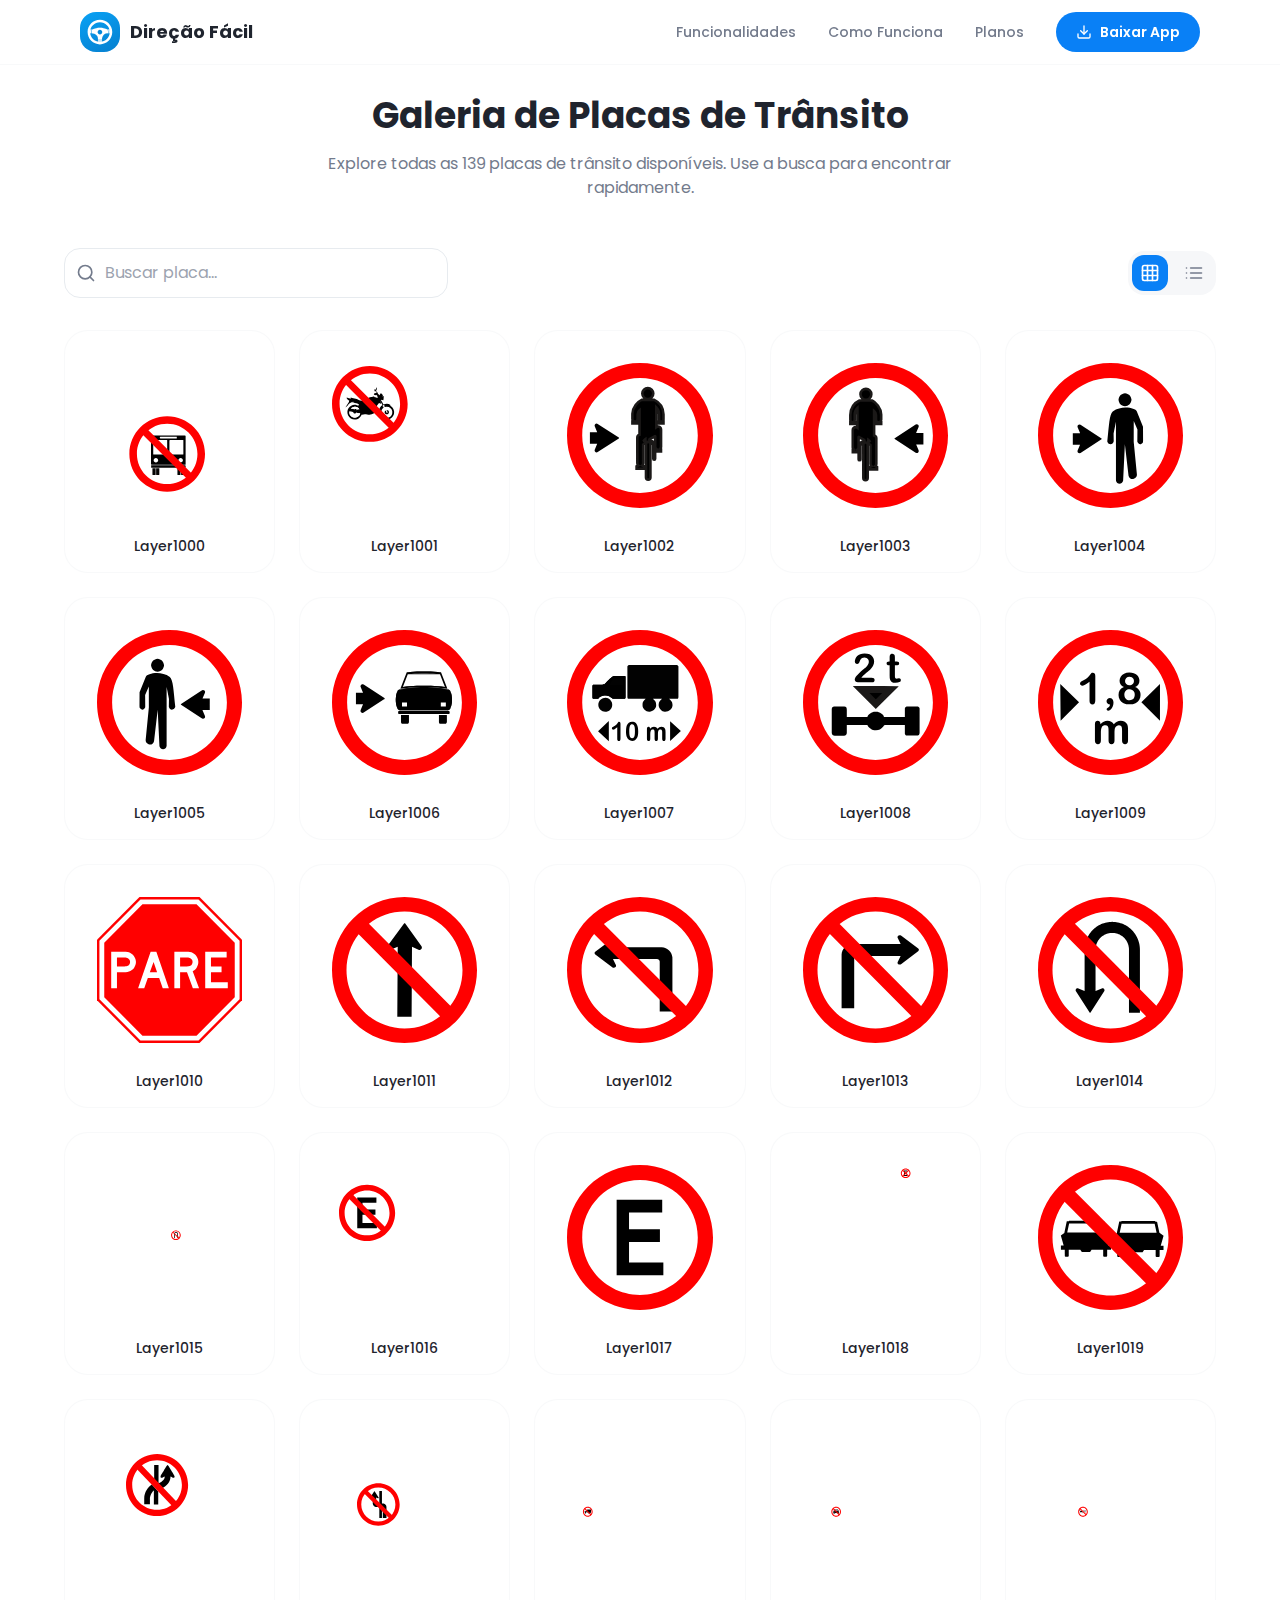
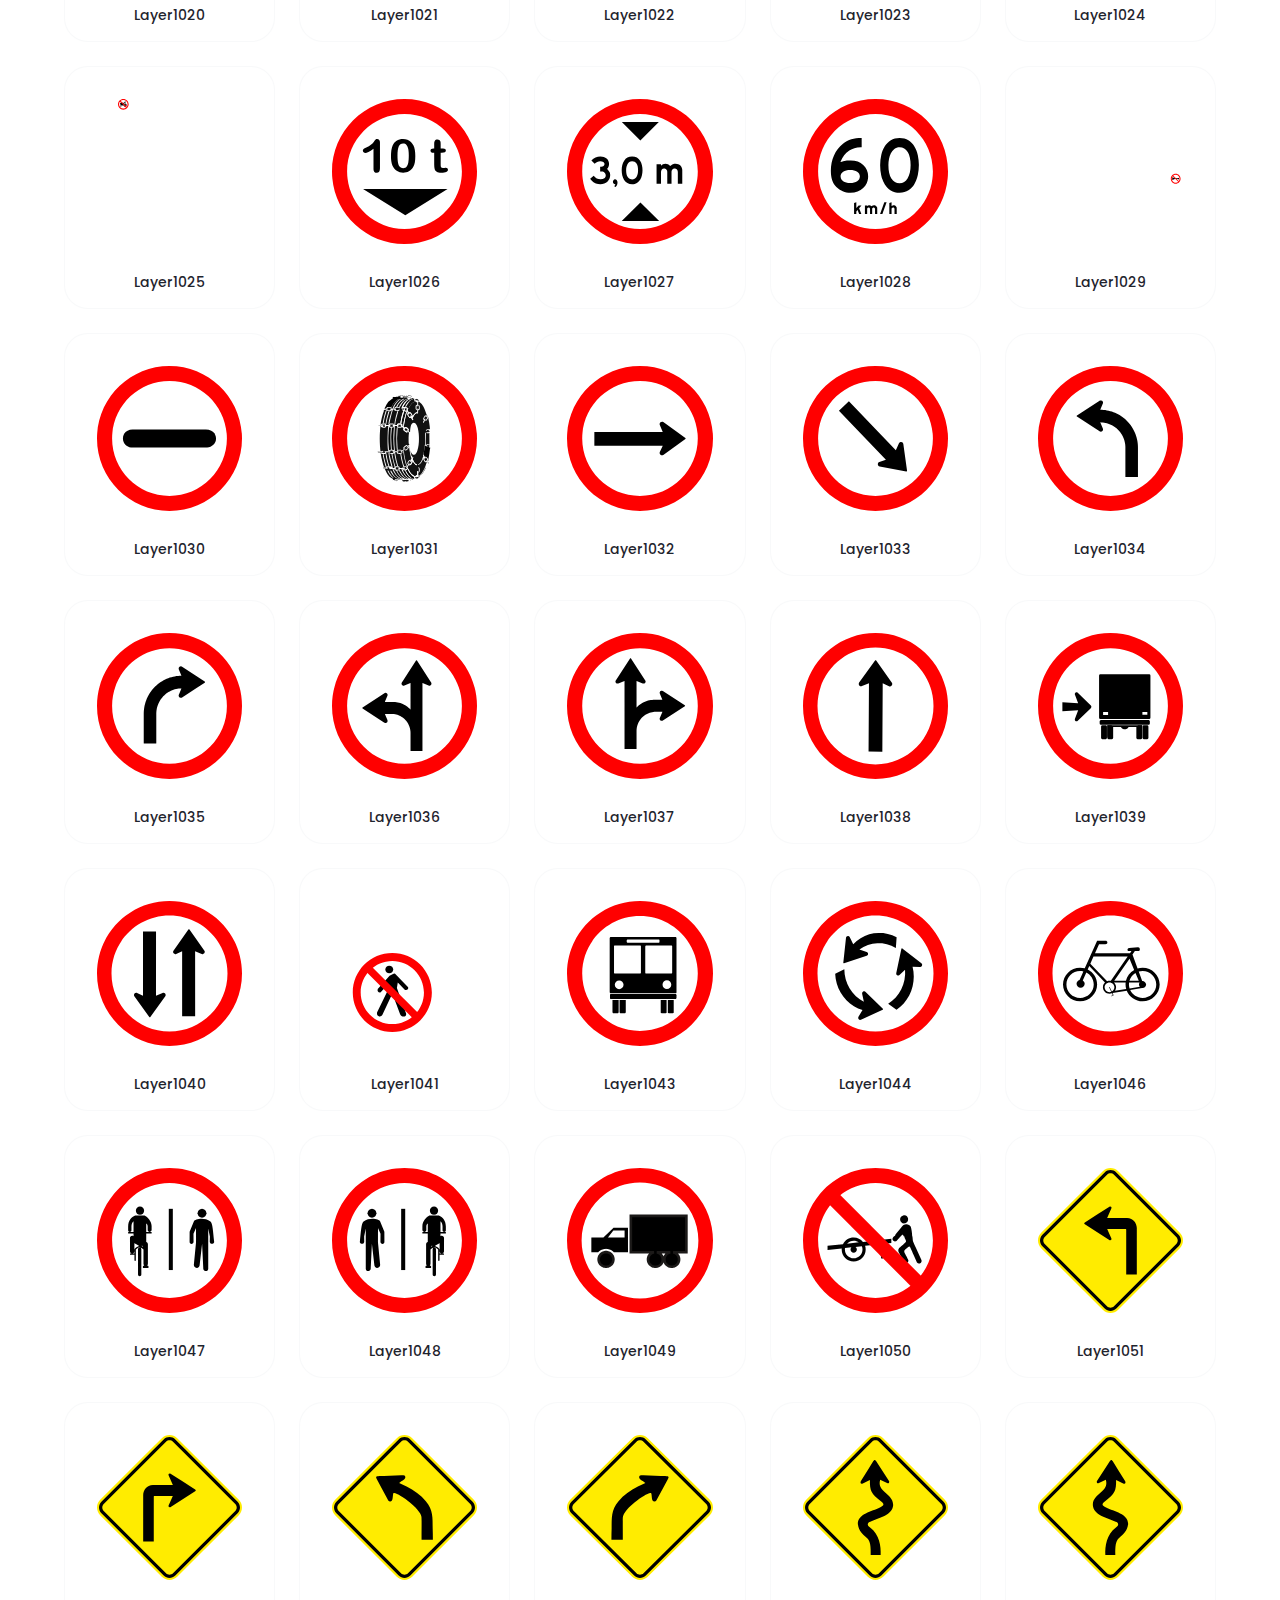
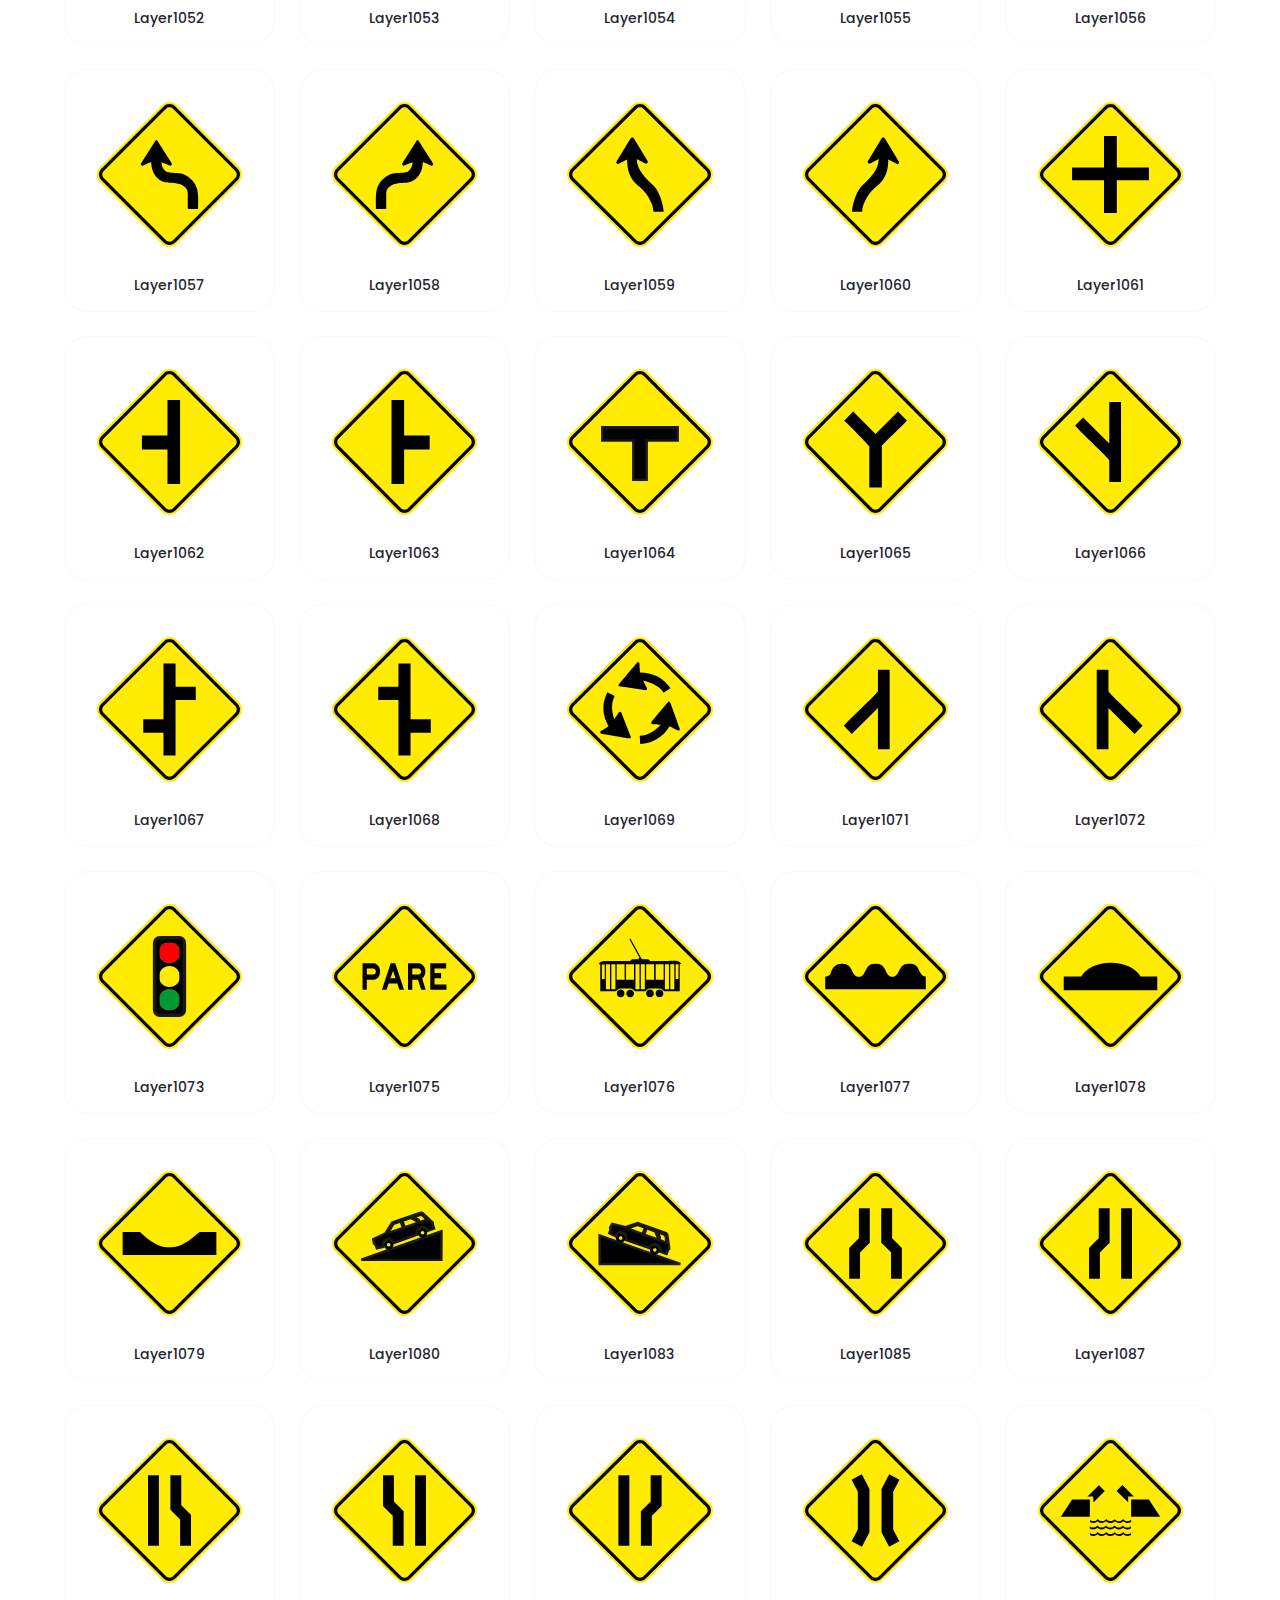
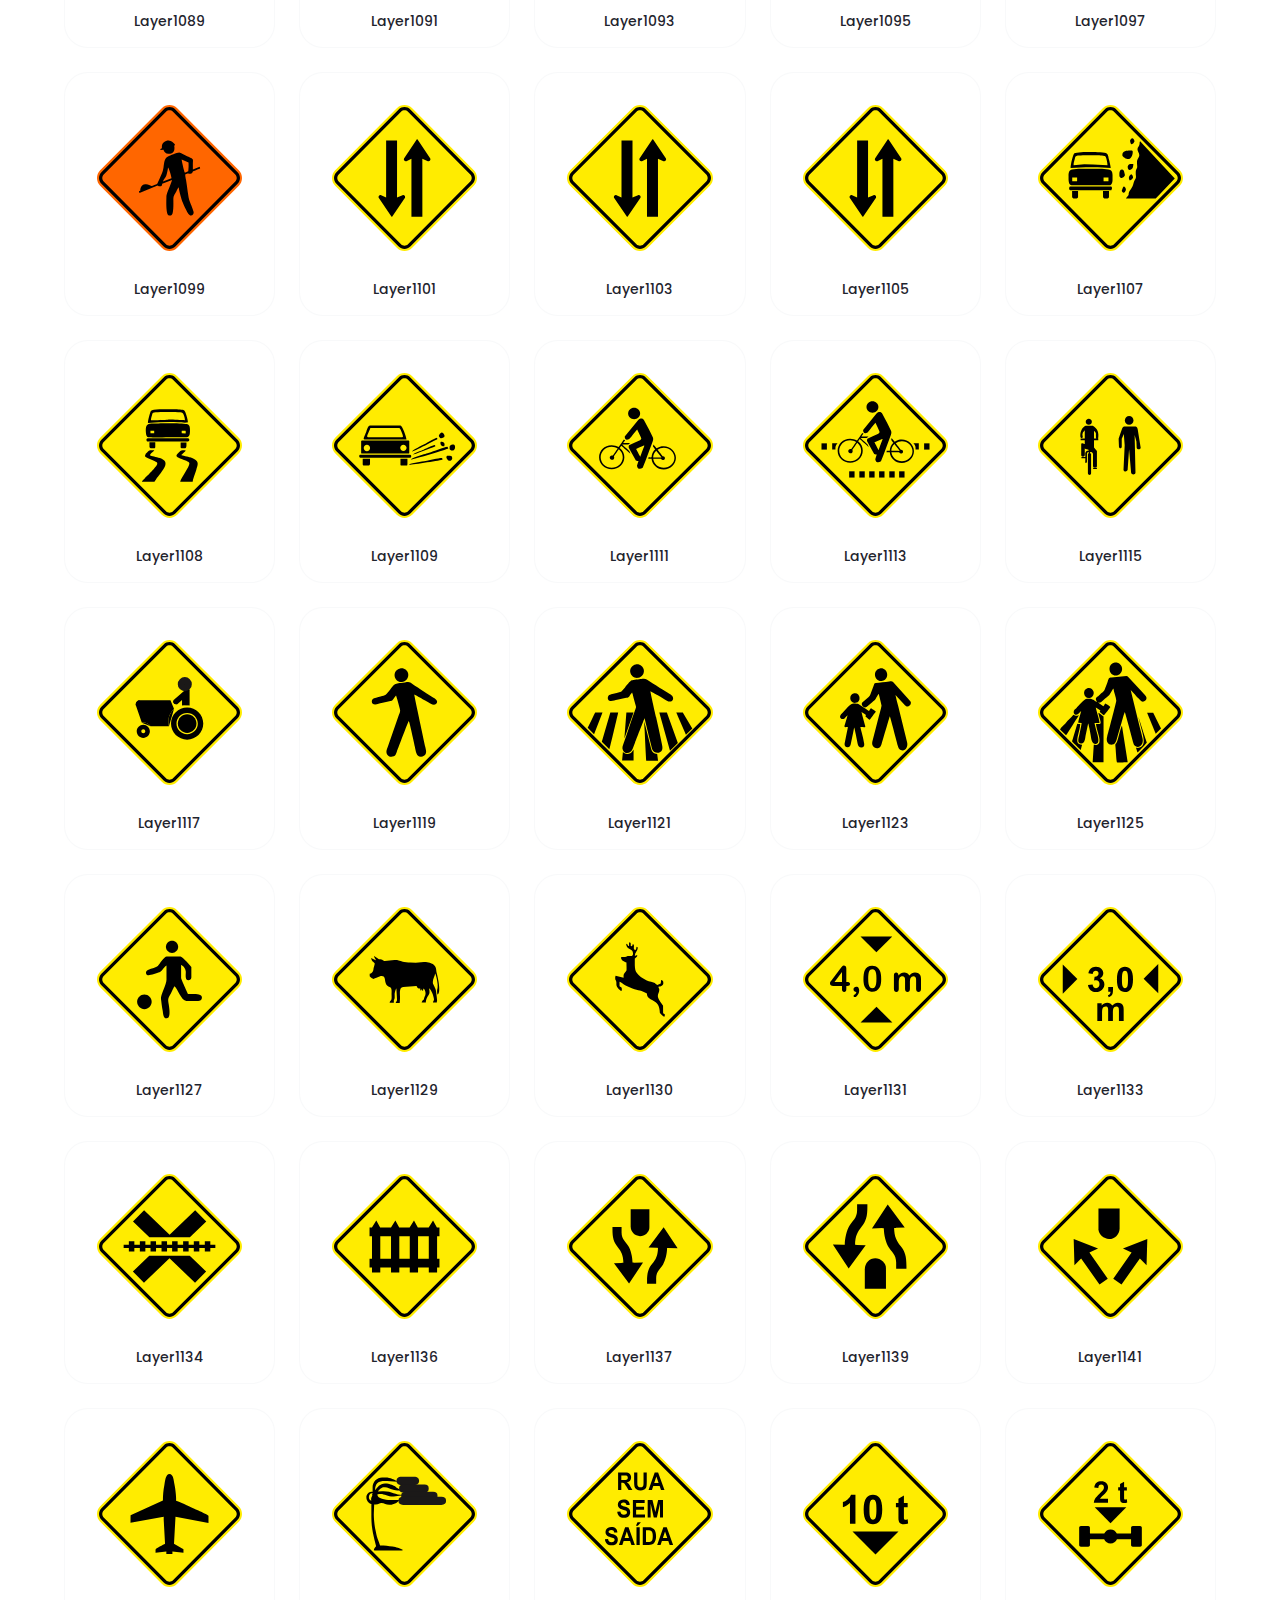
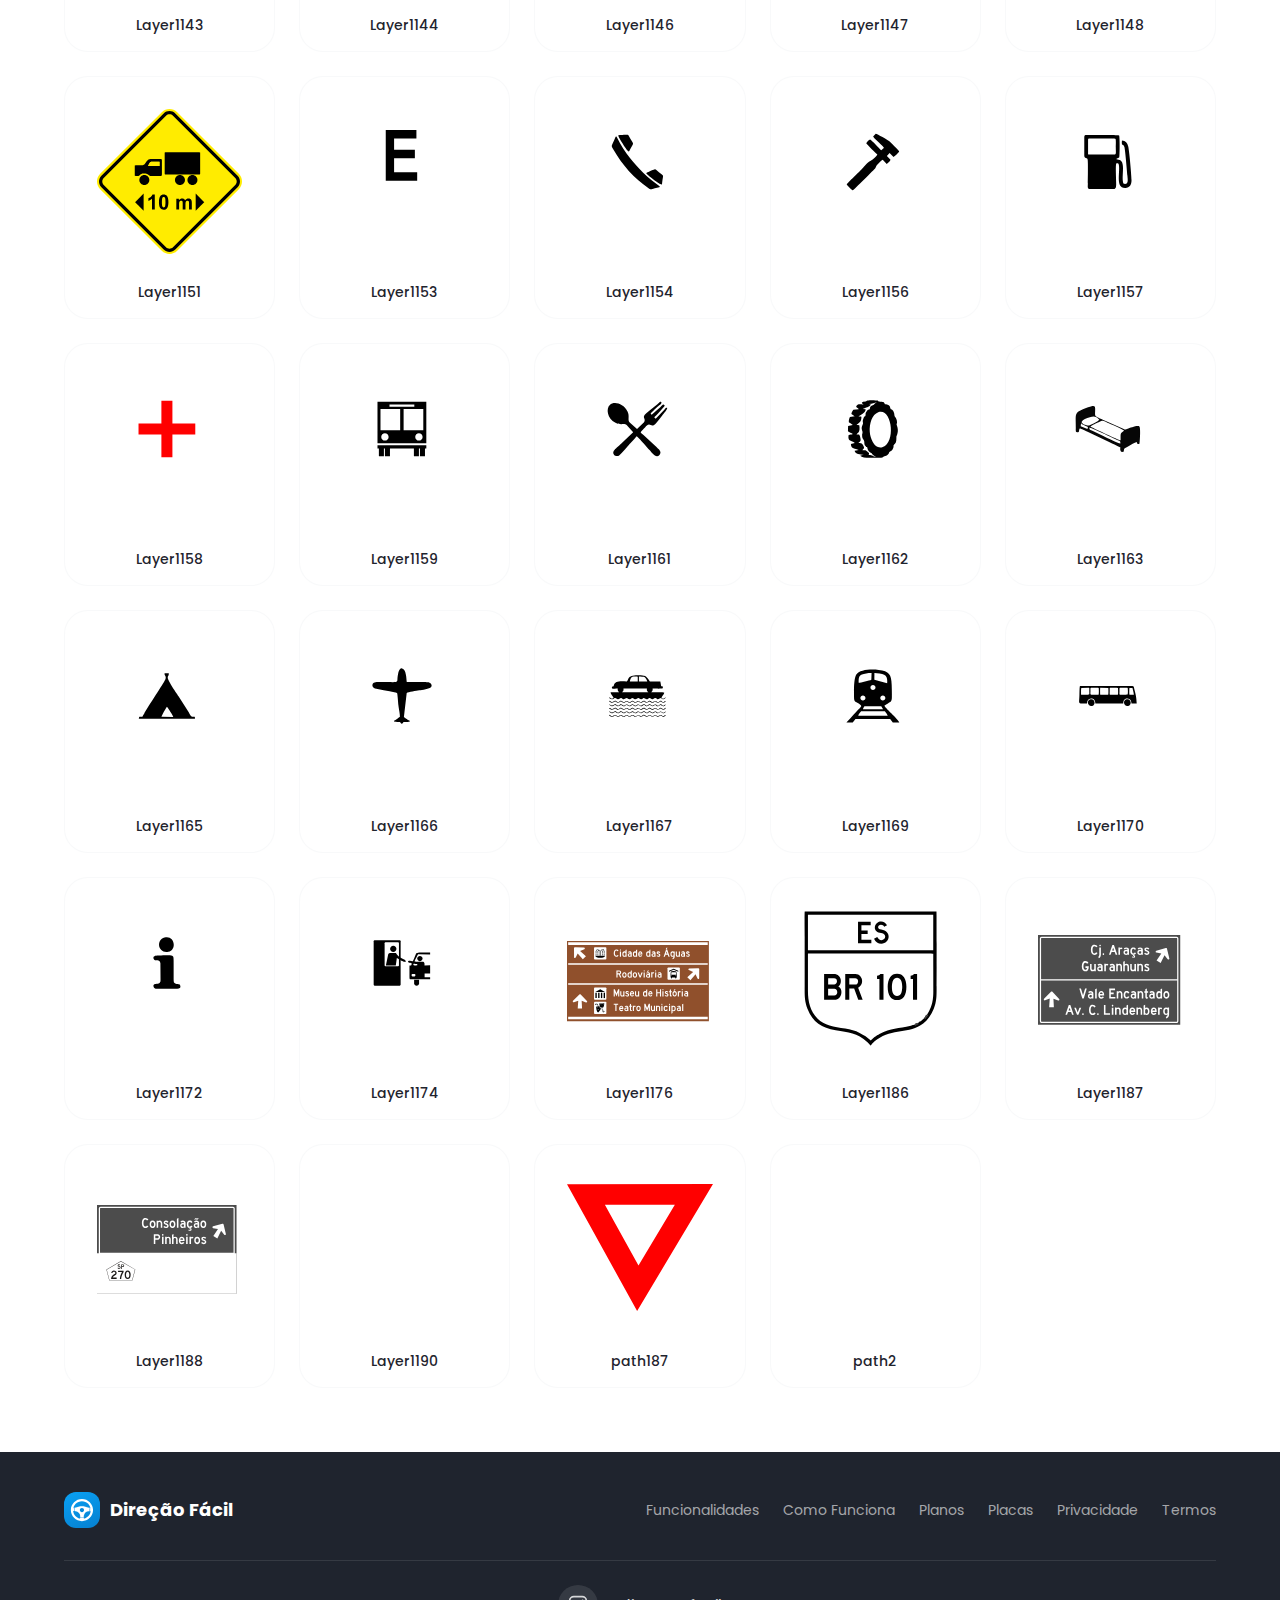
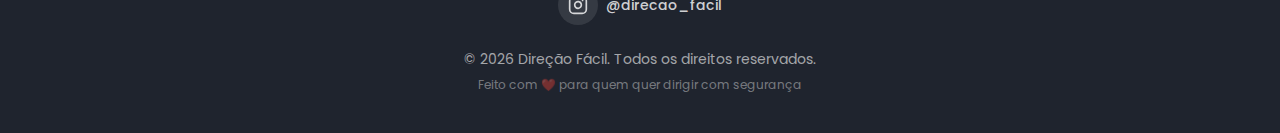
<file: placas.html>
<!DOCTYPE html><!--9jcUAQ46kvS24pvFCH102--><html lang="pt-BR"><head><meta charSet="utf-8"/><meta name="viewport" content="width=device-width, initial-scale=1"/><link rel="preload" as="image" href="/assets/logo.svg"/><link rel="preload" as="image" href="/placas/Layer1000.svg"/><link rel="preload" as="image" href="/placas/Layer1001.svg"/><link rel="preload" as="image" href="/placas/Layer1002.svg"/><link rel="preload" as="image" href="/placas/Layer1003.svg"/><link rel="preload" as="image" href="/placas/Layer1004.svg"/><link rel="preload" as="image" href="/placas/Layer1005.svg"/><link rel="preload" as="image" href="/placas/Layer1006.svg"/><link rel="preload" as="image" href="/placas/Layer1007.svg"/><link rel="preload" as="image" href="/placas/Layer1008.svg"/><link rel="stylesheet" href="/_next/static/css/ba636fb5c1d1fdfc.css" data-precedence="next"/><link rel="preload" as="script" fetchPriority="low" href="/_next/static/chunks/webpack-5586a7fb97f8f9f1.js"/><script src="/_next/static/chunks/4bd1b696-c023c6e3521b1417.js" async=""></script><script src="/_next/static/chunks/255-293e44824f2ec188.js" async=""></script><script src="/_next/static/chunks/main-app-519f93b77170ba8f.js" async=""></script><script src="/_next/static/chunks/829-bfa746bdad7c48f1.js" async=""></script><script src="/_next/static/chunks/app/layout-7a164823cb5fb71f.js" async=""></script><script src="/_next/static/chunks/619-ba102abea3e3d0e4.js" async=""></script><script src="/_next/static/chunks/app/not-found-11eec290b5ea0210.js" async=""></script><script src="/_next/static/chunks/278-71f17ee48d1678e9.js" async=""></script><script src="/_next/static/chunks/app/placas/page-efdff2df3586a221.js" async=""></script><link rel="preload" href="https://www.googletagmanager.com/gtm.js?id=GTM-XXXXXXX" as="script"/><link rel="preload" href="https://www.googletagmanager.com/gtag/js?id=G-XXXXXXXXXX" as="script"/><link rel="preload" as="image" href="/placas/Layer1009.svg"/><link rel="preload" as="image" href="/placas/Layer1010.svg"/><link rel="preload" as="image" href="/placas/Layer1011.svg"/><link rel="preload" as="image" href="/placas/Layer1012.svg"/><link rel="preload" as="image" href="/placas/Layer1013.svg"/><link rel="preload" as="image" href="/placas/Layer1014.svg"/><link rel="preload" as="image" href="/placas/Layer1015.svg"/><link rel="preload" as="image" href="/placas/Layer1016.svg"/><link rel="preload" as="image" href="/placas/Layer1017.svg"/><link rel="preload" as="image" href="/placas/Layer1018.svg"/><link rel="preload" as="image" href="/placas/Layer1019.svg"/><link rel="preload" as="image" href="/placas/Layer1020.svg"/><link rel="preload" as="image" href="/placas/Layer1021.svg"/><link rel="preload" as="image" href="/placas/Layer1022.svg"/><link rel="preload" as="image" href="/placas/Layer1023.svg"/><link rel="preload" as="image" href="/placas/Layer1024.svg"/><link rel="preload" as="image" href="/placas/Layer1025.svg"/><link rel="preload" as="image" href="/placas/Layer1026.svg"/><link rel="preload" as="image" href="/placas/Layer1027.svg"/><link rel="preload" as="image" href="/placas/Layer1028.svg"/><link rel="preload" as="image" href="/placas/Layer1029.svg"/><link rel="preload" as="image" href="/placas/Layer1030.svg"/><link rel="preload" as="image" href="/placas/Layer1031.svg"/><link rel="preload" as="image" href="/placas/Layer1032.svg"/><link rel="preload" as="image" href="/placas/Layer1033.svg"/><link rel="preload" as="image" href="/placas/Layer1034.svg"/><link rel="preload" as="image" href="/placas/Layer1035.svg"/><link rel="preload" as="image" href="/placas/Layer1036.svg"/><link rel="preload" as="image" href="/placas/Layer1037.svg"/><link rel="preload" as="image" href="/placas/Layer1038.svg"/><link rel="preload" as="image" href="/placas/Layer1039.svg"/><link rel="preload" as="image" href="/placas/Layer1040.svg"/><link rel="preload" as="image" href="/placas/Layer1041.svg"/><link rel="preload" as="image" href="/placas/Layer1043.svg"/><link rel="preload" as="image" href="/placas/Layer1044.svg"/><link rel="preload" as="image" href="/placas/Layer1046.svg"/><link rel="preload" as="image" href="/placas/Layer1047.svg"/><link rel="preload" as="image" href="/placas/Layer1048.svg"/><link rel="preload" as="image" href="/placas/Layer1049.svg"/><link rel="preload" as="image" href="/placas/Layer1050.svg"/><link rel="preload" as="image" href="/placas/Layer1051.svg"/><link rel="preload" as="image" href="/placas/Layer1052.svg"/><link rel="preload" as="image" href="/placas/Layer1053.svg"/><link rel="preload" as="image" href="/placas/Layer1054.svg"/><link rel="preload" as="image" href="/placas/Layer1055.svg"/><link rel="preload" as="image" href="/placas/Layer1056.svg"/><link rel="preload" as="image" href="/placas/Layer1057.svg"/><link rel="preload" as="image" href="/placas/Layer1058.svg"/><link rel="preload" as="image" href="/placas/Layer1059.svg"/><link rel="preload" as="image" href="/placas/Layer1060.svg"/><link rel="preload" as="image" href="/placas/Layer1061.svg"/><link rel="preload" as="image" href="/placas/Layer1062.svg"/><link rel="preload" as="image" href="/placas/Layer1063.svg"/><link rel="preload" as="image" href="/placas/Layer1064.svg"/><link rel="preload" as="image" href="/placas/Layer1065.svg"/><link rel="preload" as="image" href="/placas/Layer1066.svg"/><link rel="preload" as="image" href="/placas/Layer1067.svg"/><link rel="preload" as="image" href="/placas/Layer1068.svg"/><link rel="preload" as="image" href="/placas/Layer1069.svg"/><link rel="preload" as="image" href="/placas/Layer1071.svg"/><link rel="preload" as="image" href="/placas/Layer1072.svg"/><link rel="preload" as="image" href="/placas/Layer1073.svg"/><link rel="preload" as="image" href="/placas/Layer1075.svg"/><link rel="preload" as="image" href="/placas/Layer1076.svg"/><link rel="preload" as="image" href="/placas/Layer1077.svg"/><link rel="preload" as="image" href="/placas/Layer1078.svg"/><link rel="preload" as="image" href="/placas/Layer1079.svg"/><link rel="preload" as="image" href="/placas/Layer1080.svg"/><link rel="preload" as="image" href="/placas/Layer1083.svg"/><link rel="preload" as="image" href="/placas/Layer1085.svg"/><link rel="preload" as="image" href="/placas/Layer1087.svg"/><link rel="preload" as="image" href="/placas/Layer1089.svg"/><link rel="preload" as="image" href="/placas/Layer1091.svg"/><link rel="preload" as="image" href="/placas/Layer1093.svg"/><link rel="preload" as="image" href="/placas/Layer1095.svg"/><link rel="preload" as="image" href="/placas/Layer1097.svg"/><link rel="preload" as="image" href="/placas/Layer1099.svg"/><link rel="preload" as="image" href="/placas/Layer1101.svg"/><link rel="preload" as="image" href="/placas/Layer1103.svg"/><link rel="preload" as="image" href="/placas/Layer1105.svg"/><link rel="preload" as="image" href="/placas/Layer1107.svg"/><link rel="preload" as="image" href="/placas/Layer1108.svg"/><link rel="preload" as="image" href="/placas/Layer1109.svg"/><link rel="preload" as="image" href="/placas/Layer1111.svg"/><link rel="preload" as="image" href="/placas/Layer1113.svg"/><link rel="preload" as="image" href="/placas/Layer1115.svg"/><link rel="preload" as="image" href="/placas/Layer1117.svg"/><link rel="preload" as="image" href="/placas/Layer1119.svg"/><link rel="preload" as="image" href="/placas/Layer1121.svg"/><link rel="preload" as="image" href="/placas/Layer1123.svg"/><link rel="preload" as="image" href="/placas/Layer1125.svg"/><link rel="preload" as="image" href="/placas/Layer1127.svg"/><link rel="preload" as="image" href="/placas/Layer1129.svg"/><link rel="preload" as="image" href="/placas/Layer1130.svg"/><link rel="preload" as="image" href="/placas/Layer1131.svg"/><link rel="preload" as="image" href="/placas/Layer1133.svg"/><link rel="preload" as="image" href="/placas/Layer1134.svg"/><link rel="preload" as="image" href="/placas/Layer1136.svg"/><link rel="preload" as="image" href="/placas/Layer1137.svg"/><link rel="preload" as="image" href="/placas/Layer1139.svg"/><link rel="preload" as="image" href="/placas/Layer1141.svg"/><link rel="preload" as="image" href="/placas/Layer1143.svg"/><link rel="preload" as="image" href="/placas/Layer1144.svg"/><link rel="preload" as="image" href="/placas/Layer1146.svg"/><link rel="preload" as="image" href="/placas/Layer1147.svg"/><link rel="preload" as="image" href="/placas/Layer1148.svg"/><link rel="preload" as="image" href="/placas/Layer1151.svg"/><link rel="preload" as="image" href="/placas/Layer1153.svg"/><link rel="preload" as="image" href="/placas/Layer1154.svg"/><link rel="preload" as="image" href="/placas/Layer1156.svg"/><link rel="preload" as="image" href="/placas/Layer1157.svg"/><link rel="preload" as="image" href="/placas/Layer1158.svg"/><link rel="preload" as="image" href="/placas/Layer1159.svg"/><link rel="preload" as="image" href="/placas/Layer1161.svg"/><link rel="preload" as="image" href="/placas/Layer1162.svg"/><link rel="preload" as="image" href="/placas/Layer1163.svg"/><link rel="preload" as="image" href="/placas/Layer1165.svg"/><link rel="preload" as="image" href="/placas/Layer1166.svg"/><link rel="preload" as="image" href="/placas/Layer1167.svg"/><link rel="preload" as="image" href="/placas/Layer1169.svg"/><link rel="preload" as="image" href="/placas/Layer1170.svg"/><link rel="preload" as="image" href="/placas/Layer1172.svg"/><link rel="preload" as="image" href="/placas/Layer1174.svg"/><link rel="preload" as="image" href="/placas/Layer1176.svg"/><link rel="preload" as="image" href="/placas/Layer1186.svg"/><link rel="preload" as="image" href="/placas/Layer1187.svg"/><link rel="preload" as="image" href="/placas/Layer1188.svg"/><link rel="preload" as="image" href="/placas/Layer1190.svg"/><link rel="preload" as="image" href="/placas/path187.svg"/><link rel="preload" as="image" href="/placas/path2.svg"/><title>Galeria de Placas de Trânsito | Direção Fácil | Direção Fácil</title><meta name="description" content="Explore todas as placas de trânsito brasileiras. Aprenda os significados e prepare-se para a prova teórica da CNH."/><link rel="author" href="https://direcao-facil.com"/><meta name="author" content="Direção Fácil"/><meta name="keywords" content="placas de trânsito,sinalização,placas CNH,placas DETRAN,sinais de trânsito,galeria de placas"/><meta name="creator" content="Direção Fácil"/><meta name="publisher" content="Direção Fácil"/><meta name="robots" content="index, follow, max-video-preview:-1, max-image-preview:large, max-snippet:-1"/><link rel="canonical" href="https://direcao-facil.com"/><meta property="og:title" content="Galeria de Placas de Trânsito | Direção Fácil"/><meta property="og:description" content="Explore todas as placas de trânsito brasileiras."/><meta property="og:type" content="website"/><meta name="twitter:card" content="summary_large_image"/><meta name="twitter:title" content="Direção Fácil - Passe na Prova Teórica da CNH"/><meta name="twitter:description" content="App gamificado para estudar leis de trânsito. 5 min por dia."/><script src="/_next/static/chunks/polyfills-42372ed130431b0a.js" noModule=""></script></head><body><div hidden=""><!--$--><!--/$--></div><style>#nprogress{pointer-events:none}#nprogress .bar{background:#0D7FF2;position:fixed;z-index:1600;top: 0;left:0;width:100%;height:3px}#nprogress .peg{display:block;position:absolute;right:0;width:100px;height:100%;box-shadow:0 0 10px #0D7FF2,0 0 5px #0D7FF2;opacity:1;-webkit-transform:rotate(3deg) translate(0px,-4px);-ms-transform:rotate(3deg) translate(0px,-4px);transform:rotate(3deg) translate(0px,-4px)}#nprogress .spinner{display:block;position:fixed;z-index:1600;top: 15px;right:15px}#nprogress .spinner-icon{width:18px;height:18px;box-sizing:border-box;border:2px solid transparent;border-top-color:#0D7FF2;border-left-color:#0D7FF2;border-radius:50%;-webkit-animation:nprogress-spinner 400ms linear infinite;animation:nprogress-spinner 400ms linear infinite}.nprogress-custom-parent{overflow:hidden;position:relative}.nprogress-custom-parent #nprogress .bar,.nprogress-custom-parent #nprogress .spinner{position:absolute}@-webkit-keyframes nprogress-spinner{0%{-webkit-transform:rotate(0deg)}100%{-webkit-transform:rotate(360deg)}}@keyframes nprogress-spinner{0%{transform:rotate(0deg)}100%{transform:rotate(360deg)}}</style><div class="min-h-screen bg-background"><header class="fixed top-0 left-0 right-0 z-50 bg-card/90 backdrop-blur-xl border-b border-border/30"><div class="container-narrow mx-auto px-4 py-3 flex items-center justify-between"><a href="/" class="flex items-center gap-2.5"><img src="/assets/logo.svg" alt="Direção Fácil" class="w-10 h-10 rounded-xl"/><span class="font-bold text-lg text-foreground">Direção Fácil</span></a><nav class="hidden md:flex items-center gap-8"><a href="#funcionalidades" class="text-muted-foreground hover:text-primary transition-colors font-medium text-sm">Funcionalidades</a><a href="#como-funciona" class="text-muted-foreground hover:text-primary transition-colors font-medium text-sm">Como Funciona</a><a href="#planos" class="text-muted-foreground hover:text-primary transition-colors font-medium text-sm">Planos</a><a href="#download" class="btn-primary text-sm py-2.5 px-5 inline-flex items-center gap-2"><svg xmlns="http://www.w3.org/2000/svg" width="24" height="24" viewBox="0 0 24 24" fill="none" stroke="currentColor" stroke-width="2" stroke-linecap="round" stroke-linejoin="round" class="lucide lucide-download w-4 h-4"><path d="M21 15v4a2 2 0 0 1-2 2H5a2 2 0 0 1-2-2v-4"></path><polyline points="7 10 12 15 17 10"></polyline><line x1="12" x2="12" y1="15" y2="3"></line></svg>Baixar App</a></nav><button class="md:hidden text-foreground p-2" aria-label="Toggle menu"><svg xmlns="http://www.w3.org/2000/svg" width="24" height="24" viewBox="0 0 24 24" fill="none" stroke="currentColor" stroke-width="2" stroke-linecap="round" stroke-linejoin="round" class="lucide lucide-menu w-6 h-6"><line x1="4" x2="20" y1="12" y2="12"></line><line x1="4" x2="20" y1="6" y2="6"></line><line x1="4" x2="20" y1="18" y2="18"></line></svg></button></div></header><main class="pt-24 pb-16 px-4"><div class="container-narrow mx-auto"><div class="text-center mb-12"><h1 class="text-3xl md:text-4xl font-bold text-foreground mb-4">Galeria de Placas de Trânsito</h1><p class="text-muted-foreground max-w-2xl mx-auto">Explore todas as <!-- -->139<!-- --> placas de trânsito disponíveis. Use a busca para encontrar rapidamente.</p></div><div class="flex flex-col sm:flex-row gap-4 mb-8 items-center justify-between"><div class="relative w-full sm:w-96"><svg xmlns="http://www.w3.org/2000/svg" width="24" height="24" viewBox="0 0 24 24" fill="none" stroke="currentColor" stroke-width="2" stroke-linecap="round" stroke-linejoin="round" class="lucide lucide-search absolute left-3 top-1/2 transform -translate-y-1/2 text-muted-foreground w-5 h-5"><circle cx="11" cy="11" r="8"></circle><path d="m21 21-4.3-4.3"></path></svg><input type="text" placeholder="Buscar placa..." class="w-full pl-10 pr-4 py-3 rounded-xl border border-border bg-card focus:outline-none focus:ring-2 focus:ring-primary/20 focus:border-primary transition-all" value=""/></div><div class="flex gap-2 bg-secondary rounded-xl p-1"><button class="p-2 rounded-lg transition-colors bg-primary text-primary-foreground" aria-label="Visualização em grade"><svg xmlns="http://www.w3.org/2000/svg" width="24" height="24" viewBox="0 0 24 24" fill="none" stroke="currentColor" stroke-width="2" stroke-linecap="round" stroke-linejoin="round" class="lucide lucide-grid3x3 w-5 h-5"><rect width="18" height="18" x="3" y="3" rx="2"></rect><path d="M3 9h18"></path><path d="M3 15h18"></path><path d="M9 3v18"></path><path d="M15 3v18"></path></svg></button><button class="p-2 rounded-lg transition-colors text-muted-foreground hover:text-foreground" aria-label="Visualização em lista"><svg xmlns="http://www.w3.org/2000/svg" width="24" height="24" viewBox="0 0 24 24" fill="none" stroke="currentColor" stroke-width="2" stroke-linecap="round" stroke-linejoin="round" class="lucide lucide-list w-5 h-5"><path d="M3 12h.01"></path><path d="M3 18h.01"></path><path d="M3 6h.01"></path><path d="M8 12h13"></path><path d="M8 18h13"></path><path d="M8 6h13"></path></svg></button></div></div><div class="grid grid-cols-2 sm:grid-cols-3 md:grid-cols-4 lg:grid-cols-5 gap-6"><div class="card-elevated p-4 bg-card hover:shadow-lg transition-all group "><div class="bg-white rounded-xl p-4 flex items-center justify-center aspect-square mb-3"><img src="/placas/Layer1000.svg" alt="Layer1000" class="w-full h-full object-contain"/></div><div class="text-center"><p class="text-sm font-medium text-foreground group-hover:text-primary transition-colors">Layer1000</p></div></div><div class="card-elevated p-4 bg-card hover:shadow-lg transition-all group "><div class="bg-white rounded-xl p-4 flex items-center justify-center aspect-square mb-3"><img src="/placas/Layer1001.svg" alt="Layer1001" class="w-full h-full object-contain"/></div><div class="text-center"><p class="text-sm font-medium text-foreground group-hover:text-primary transition-colors">Layer1001</p></div></div><div class="card-elevated p-4 bg-card hover:shadow-lg transition-all group "><div class="bg-white rounded-xl p-4 flex items-center justify-center aspect-square mb-3"><img src="/placas/Layer1002.svg" alt="Layer1002" class="w-full h-full object-contain"/></div><div class="text-center"><p class="text-sm font-medium text-foreground group-hover:text-primary transition-colors">Layer1002</p></div></div><div class="card-elevated p-4 bg-card hover:shadow-lg transition-all group "><div class="bg-white rounded-xl p-4 flex items-center justify-center aspect-square mb-3"><img src="/placas/Layer1003.svg" alt="Layer1003" class="w-full h-full object-contain"/></div><div class="text-center"><p class="text-sm font-medium text-foreground group-hover:text-primary transition-colors">Layer1003</p></div></div><div class="card-elevated p-4 bg-card hover:shadow-lg transition-all group "><div class="bg-white rounded-xl p-4 flex items-center justify-center aspect-square mb-3"><img src="/placas/Layer1004.svg" alt="Layer1004" class="w-full h-full object-contain"/></div><div class="text-center"><p class="text-sm font-medium text-foreground group-hover:text-primary transition-colors">Layer1004</p></div></div><div class="card-elevated p-4 bg-card hover:shadow-lg transition-all group "><div class="bg-white rounded-xl p-4 flex items-center justify-center aspect-square mb-3"><img src="/placas/Layer1005.svg" alt="Layer1005" class="w-full h-full object-contain"/></div><div class="text-center"><p class="text-sm font-medium text-foreground group-hover:text-primary transition-colors">Layer1005</p></div></div><div class="card-elevated p-4 bg-card hover:shadow-lg transition-all group "><div class="bg-white rounded-xl p-4 flex items-center justify-center aspect-square mb-3"><img src="/placas/Layer1006.svg" alt="Layer1006" class="w-full h-full object-contain"/></div><div class="text-center"><p class="text-sm font-medium text-foreground group-hover:text-primary transition-colors">Layer1006</p></div></div><div class="card-elevated p-4 bg-card hover:shadow-lg transition-all group "><div class="bg-white rounded-xl p-4 flex items-center justify-center aspect-square mb-3"><img src="/placas/Layer1007.svg" alt="Layer1007" class="w-full h-full object-contain"/></div><div class="text-center"><p class="text-sm font-medium text-foreground group-hover:text-primary transition-colors">Layer1007</p></div></div><div class="card-elevated p-4 bg-card hover:shadow-lg transition-all group "><div class="bg-white rounded-xl p-4 flex items-center justify-center aspect-square mb-3"><img src="/placas/Layer1008.svg" alt="Layer1008" class="w-full h-full object-contain"/></div><div class="text-center"><p class="text-sm font-medium text-foreground group-hover:text-primary transition-colors">Layer1008</p></div></div><div class="card-elevated p-4 bg-card hover:shadow-lg transition-all group "><div class="bg-white rounded-xl p-4 flex items-center justify-center aspect-square mb-3"><img src="/placas/Layer1009.svg" alt="Layer1009" class="w-full h-full object-contain"/></div><div class="text-center"><p class="text-sm font-medium text-foreground group-hover:text-primary transition-colors">Layer1009</p></div></div><div class="card-elevated p-4 bg-card hover:shadow-lg transition-all group "><div class="bg-white rounded-xl p-4 flex items-center justify-center aspect-square mb-3"><img src="/placas/Layer1010.svg" alt="Layer1010" class="w-full h-full object-contain"/></div><div class="text-center"><p class="text-sm font-medium text-foreground group-hover:text-primary transition-colors">Layer1010</p></div></div><div class="card-elevated p-4 bg-card hover:shadow-lg transition-all group "><div class="bg-white rounded-xl p-4 flex items-center justify-center aspect-square mb-3"><img src="/placas/Layer1011.svg" alt="Layer1011" class="w-full h-full object-contain"/></div><div class="text-center"><p class="text-sm font-medium text-foreground group-hover:text-primary transition-colors">Layer1011</p></div></div><div class="card-elevated p-4 bg-card hover:shadow-lg transition-all group "><div class="bg-white rounded-xl p-4 flex items-center justify-center aspect-square mb-3"><img src="/placas/Layer1012.svg" alt="Layer1012" class="w-full h-full object-contain"/></div><div class="text-center"><p class="text-sm font-medium text-foreground group-hover:text-primary transition-colors">Layer1012</p></div></div><div class="card-elevated p-4 bg-card hover:shadow-lg transition-all group "><div class="bg-white rounded-xl p-4 flex items-center justify-center aspect-square mb-3"><img src="/placas/Layer1013.svg" alt="Layer1013" class="w-full h-full object-contain"/></div><div class="text-center"><p class="text-sm font-medium text-foreground group-hover:text-primary transition-colors">Layer1013</p></div></div><div class="card-elevated p-4 bg-card hover:shadow-lg transition-all group "><div class="bg-white rounded-xl p-4 flex items-center justify-center aspect-square mb-3"><img src="/placas/Layer1014.svg" alt="Layer1014" class="w-full h-full object-contain"/></div><div class="text-center"><p class="text-sm font-medium text-foreground group-hover:text-primary transition-colors">Layer1014</p></div></div><div class="card-elevated p-4 bg-card hover:shadow-lg transition-all group "><div class="bg-white rounded-xl p-4 flex items-center justify-center aspect-square mb-3"><img src="/placas/Layer1015.svg" alt="Layer1015" class="w-full h-full object-contain"/></div><div class="text-center"><p class="text-sm font-medium text-foreground group-hover:text-primary transition-colors">Layer1015</p></div></div><div class="card-elevated p-4 bg-card hover:shadow-lg transition-all group "><div class="bg-white rounded-xl p-4 flex items-center justify-center aspect-square mb-3"><img src="/placas/Layer1016.svg" alt="Layer1016" class="w-full h-full object-contain"/></div><div class="text-center"><p class="text-sm font-medium text-foreground group-hover:text-primary transition-colors">Layer1016</p></div></div><div class="card-elevated p-4 bg-card hover:shadow-lg transition-all group "><div class="bg-white rounded-xl p-4 flex items-center justify-center aspect-square mb-3"><img src="/placas/Layer1017.svg" alt="Layer1017" class="w-full h-full object-contain"/></div><div class="text-center"><p class="text-sm font-medium text-foreground group-hover:text-primary transition-colors">Layer1017</p></div></div><div class="card-elevated p-4 bg-card hover:shadow-lg transition-all group "><div class="bg-white rounded-xl p-4 flex items-center justify-center aspect-square mb-3"><img src="/placas/Layer1018.svg" alt="Layer1018" class="w-full h-full object-contain"/></div><div class="text-center"><p class="text-sm font-medium text-foreground group-hover:text-primary transition-colors">Layer1018</p></div></div><div class="card-elevated p-4 bg-card hover:shadow-lg transition-all group "><div class="bg-white rounded-xl p-4 flex items-center justify-center aspect-square mb-3"><img src="/placas/Layer1019.svg" alt="Layer1019" class="w-full h-full object-contain"/></div><div class="text-center"><p class="text-sm font-medium text-foreground group-hover:text-primary transition-colors">Layer1019</p></div></div><div class="card-elevated p-4 bg-card hover:shadow-lg transition-all group "><div class="bg-white rounded-xl p-4 flex items-center justify-center aspect-square mb-3"><img src="/placas/Layer1020.svg" alt="Layer1020" class="w-full h-full object-contain"/></div><div class="text-center"><p class="text-sm font-medium text-foreground group-hover:text-primary transition-colors">Layer1020</p></div></div><div class="card-elevated p-4 bg-card hover:shadow-lg transition-all group "><div class="bg-white rounded-xl p-4 flex items-center justify-center aspect-square mb-3"><img src="/placas/Layer1021.svg" alt="Layer1021" class="w-full h-full object-contain"/></div><div class="text-center"><p class="text-sm font-medium text-foreground group-hover:text-primary transition-colors">Layer1021</p></div></div><div class="card-elevated p-4 bg-card hover:shadow-lg transition-all group "><div class="bg-white rounded-xl p-4 flex items-center justify-center aspect-square mb-3"><img src="/placas/Layer1022.svg" alt="Layer1022" class="w-full h-full object-contain"/></div><div class="text-center"><p class="text-sm font-medium text-foreground group-hover:text-primary transition-colors">Layer1022</p></div></div><div class="card-elevated p-4 bg-card hover:shadow-lg transition-all group "><div class="bg-white rounded-xl p-4 flex items-center justify-center aspect-square mb-3"><img src="/placas/Layer1023.svg" alt="Layer1023" class="w-full h-full object-contain"/></div><div class="text-center"><p class="text-sm font-medium text-foreground group-hover:text-primary transition-colors">Layer1023</p></div></div><div class="card-elevated p-4 bg-card hover:shadow-lg transition-all group "><div class="bg-white rounded-xl p-4 flex items-center justify-center aspect-square mb-3"><img src="/placas/Layer1024.svg" alt="Layer1024" class="w-full h-full object-contain"/></div><div class="text-center"><p class="text-sm font-medium text-foreground group-hover:text-primary transition-colors">Layer1024</p></div></div><div class="card-elevated p-4 bg-card hover:shadow-lg transition-all group "><div class="bg-white rounded-xl p-4 flex items-center justify-center aspect-square mb-3"><img src="/placas/Layer1025.svg" alt="Layer1025" class="w-full h-full object-contain"/></div><div class="text-center"><p class="text-sm font-medium text-foreground group-hover:text-primary transition-colors">Layer1025</p></div></div><div class="card-elevated p-4 bg-card hover:shadow-lg transition-all group "><div class="bg-white rounded-xl p-4 flex items-center justify-center aspect-square mb-3"><img src="/placas/Layer1026.svg" alt="Layer1026" class="w-full h-full object-contain"/></div><div class="text-center"><p class="text-sm font-medium text-foreground group-hover:text-primary transition-colors">Layer1026</p></div></div><div class="card-elevated p-4 bg-card hover:shadow-lg transition-all group "><div class="bg-white rounded-xl p-4 flex items-center justify-center aspect-square mb-3"><img src="/placas/Layer1027.svg" alt="Layer1027" class="w-full h-full object-contain"/></div><div class="text-center"><p class="text-sm font-medium text-foreground group-hover:text-primary transition-colors">Layer1027</p></div></div><div class="card-elevated p-4 bg-card hover:shadow-lg transition-all group "><div class="bg-white rounded-xl p-4 flex items-center justify-center aspect-square mb-3"><img src="/placas/Layer1028.svg" alt="Layer1028" class="w-full h-full object-contain"/></div><div class="text-center"><p class="text-sm font-medium text-foreground group-hover:text-primary transition-colors">Layer1028</p></div></div><div class="card-elevated p-4 bg-card hover:shadow-lg transition-all group "><div class="bg-white rounded-xl p-4 flex items-center justify-center aspect-square mb-3"><img src="/placas/Layer1029.svg" alt="Layer1029" class="w-full h-full object-contain"/></div><div class="text-center"><p class="text-sm font-medium text-foreground group-hover:text-primary transition-colors">Layer1029</p></div></div><div class="card-elevated p-4 bg-card hover:shadow-lg transition-all group "><div class="bg-white rounded-xl p-4 flex items-center justify-center aspect-square mb-3"><img src="/placas/Layer1030.svg" alt="Layer1030" class="w-full h-full object-contain"/></div><div class="text-center"><p class="text-sm font-medium text-foreground group-hover:text-primary transition-colors">Layer1030</p></div></div><div class="card-elevated p-4 bg-card hover:shadow-lg transition-all group "><div class="bg-white rounded-xl p-4 flex items-center justify-center aspect-square mb-3"><img src="/placas/Layer1031.svg" alt="Layer1031" class="w-full h-full object-contain"/></div><div class="text-center"><p class="text-sm font-medium text-foreground group-hover:text-primary transition-colors">Layer1031</p></div></div><div class="card-elevated p-4 bg-card hover:shadow-lg transition-all group "><div class="bg-white rounded-xl p-4 flex items-center justify-center aspect-square mb-3"><img src="/placas/Layer1032.svg" alt="Layer1032" class="w-full h-full object-contain"/></div><div class="text-center"><p class="text-sm font-medium text-foreground group-hover:text-primary transition-colors">Layer1032</p></div></div><div class="card-elevated p-4 bg-card hover:shadow-lg transition-all group "><div class="bg-white rounded-xl p-4 flex items-center justify-center aspect-square mb-3"><img src="/placas/Layer1033.svg" alt="Layer1033" class="w-full h-full object-contain"/></div><div class="text-center"><p class="text-sm font-medium text-foreground group-hover:text-primary transition-colors">Layer1033</p></div></div><div class="card-elevated p-4 bg-card hover:shadow-lg transition-all group "><div class="bg-white rounded-xl p-4 flex items-center justify-center aspect-square mb-3"><img src="/placas/Layer1034.svg" alt="Layer1034" class="w-full h-full object-contain"/></div><div class="text-center"><p class="text-sm font-medium text-foreground group-hover:text-primary transition-colors">Layer1034</p></div></div><div class="card-elevated p-4 bg-card hover:shadow-lg transition-all group "><div class="bg-white rounded-xl p-4 flex items-center justify-center aspect-square mb-3"><img src="/placas/Layer1035.svg" alt="Layer1035" class="w-full h-full object-contain"/></div><div class="text-center"><p class="text-sm font-medium text-foreground group-hover:text-primary transition-colors">Layer1035</p></div></div><div class="card-elevated p-4 bg-card hover:shadow-lg transition-all group "><div class="bg-white rounded-xl p-4 flex items-center justify-center aspect-square mb-3"><img src="/placas/Layer1036.svg" alt="Layer1036" class="w-full h-full object-contain"/></div><div class="text-center"><p class="text-sm font-medium text-foreground group-hover:text-primary transition-colors">Layer1036</p></div></div><div class="card-elevated p-4 bg-card hover:shadow-lg transition-all group "><div class="bg-white rounded-xl p-4 flex items-center justify-center aspect-square mb-3"><img src="/placas/Layer1037.svg" alt="Layer1037" class="w-full h-full object-contain"/></div><div class="text-center"><p class="text-sm font-medium text-foreground group-hover:text-primary transition-colors">Layer1037</p></div></div><div class="card-elevated p-4 bg-card hover:shadow-lg transition-all group "><div class="bg-white rounded-xl p-4 flex items-center justify-center aspect-square mb-3"><img src="/placas/Layer1038.svg" alt="Layer1038" class="w-full h-full object-contain"/></div><div class="text-center"><p class="text-sm font-medium text-foreground group-hover:text-primary transition-colors">Layer1038</p></div></div><div class="card-elevated p-4 bg-card hover:shadow-lg transition-all group "><div class="bg-white rounded-xl p-4 flex items-center justify-center aspect-square mb-3"><img src="/placas/Layer1039.svg" alt="Layer1039" class="w-full h-full object-contain"/></div><div class="text-center"><p class="text-sm font-medium text-foreground group-hover:text-primary transition-colors">Layer1039</p></div></div><div class="card-elevated p-4 bg-card hover:shadow-lg transition-all group "><div class="bg-white rounded-xl p-4 flex items-center justify-center aspect-square mb-3"><img src="/placas/Layer1040.svg" alt="Layer1040" class="w-full h-full object-contain"/></div><div class="text-center"><p class="text-sm font-medium text-foreground group-hover:text-primary transition-colors">Layer1040</p></div></div><div class="card-elevated p-4 bg-card hover:shadow-lg transition-all group "><div class="bg-white rounded-xl p-4 flex items-center justify-center aspect-square mb-3"><img src="/placas/Layer1041.svg" alt="Layer1041" class="w-full h-full object-contain"/></div><div class="text-center"><p class="text-sm font-medium text-foreground group-hover:text-primary transition-colors">Layer1041</p></div></div><div class="card-elevated p-4 bg-card hover:shadow-lg transition-all group "><div class="bg-white rounded-xl p-4 flex items-center justify-center aspect-square mb-3"><img src="/placas/Layer1043.svg" alt="Layer1043" class="w-full h-full object-contain"/></div><div class="text-center"><p class="text-sm font-medium text-foreground group-hover:text-primary transition-colors">Layer1043</p></div></div><div class="card-elevated p-4 bg-card hover:shadow-lg transition-all group "><div class="bg-white rounded-xl p-4 flex items-center justify-center aspect-square mb-3"><img src="/placas/Layer1044.svg" alt="Layer1044" class="w-full h-full object-contain"/></div><div class="text-center"><p class="text-sm font-medium text-foreground group-hover:text-primary transition-colors">Layer1044</p></div></div><div class="card-elevated p-4 bg-card hover:shadow-lg transition-all group "><div class="bg-white rounded-xl p-4 flex items-center justify-center aspect-square mb-3"><img src="/placas/Layer1046.svg" alt="Layer1046" class="w-full h-full object-contain"/></div><div class="text-center"><p class="text-sm font-medium text-foreground group-hover:text-primary transition-colors">Layer1046</p></div></div><div class="card-elevated p-4 bg-card hover:shadow-lg transition-all group "><div class="bg-white rounded-xl p-4 flex items-center justify-center aspect-square mb-3"><img src="/placas/Layer1047.svg" alt="Layer1047" class="w-full h-full object-contain"/></div><div class="text-center"><p class="text-sm font-medium text-foreground group-hover:text-primary transition-colors">Layer1047</p></div></div><div class="card-elevated p-4 bg-card hover:shadow-lg transition-all group "><div class="bg-white rounded-xl p-4 flex items-center justify-center aspect-square mb-3"><img src="/placas/Layer1048.svg" alt="Layer1048" class="w-full h-full object-contain"/></div><div class="text-center"><p class="text-sm font-medium text-foreground group-hover:text-primary transition-colors">Layer1048</p></div></div><div class="card-elevated p-4 bg-card hover:shadow-lg transition-all group "><div class="bg-white rounded-xl p-4 flex items-center justify-center aspect-square mb-3"><img src="/placas/Layer1049.svg" alt="Layer1049" class="w-full h-full object-contain"/></div><div class="text-center"><p class="text-sm font-medium text-foreground group-hover:text-primary transition-colors">Layer1049</p></div></div><div class="card-elevated p-4 bg-card hover:shadow-lg transition-all group "><div class="bg-white rounded-xl p-4 flex items-center justify-center aspect-square mb-3"><img src="/placas/Layer1050.svg" alt="Layer1050" class="w-full h-full object-contain"/></div><div class="text-center"><p class="text-sm font-medium text-foreground group-hover:text-primary transition-colors">Layer1050</p></div></div><div class="card-elevated p-4 bg-card hover:shadow-lg transition-all group "><div class="bg-white rounded-xl p-4 flex items-center justify-center aspect-square mb-3"><img src="/placas/Layer1051.svg" alt="Layer1051" class="w-full h-full object-contain"/></div><div class="text-center"><p class="text-sm font-medium text-foreground group-hover:text-primary transition-colors">Layer1051</p></div></div><div class="card-elevated p-4 bg-card hover:shadow-lg transition-all group "><div class="bg-white rounded-xl p-4 flex items-center justify-center aspect-square mb-3"><img src="/placas/Layer1052.svg" alt="Layer1052" class="w-full h-full object-contain"/></div><div class="text-center"><p class="text-sm font-medium text-foreground group-hover:text-primary transition-colors">Layer1052</p></div></div><div class="card-elevated p-4 bg-card hover:shadow-lg transition-all group "><div class="bg-white rounded-xl p-4 flex items-center justify-center aspect-square mb-3"><img src="/placas/Layer1053.svg" alt="Layer1053" class="w-full h-full object-contain"/></div><div class="text-center"><p class="text-sm font-medium text-foreground group-hover:text-primary transition-colors">Layer1053</p></div></div><div class="card-elevated p-4 bg-card hover:shadow-lg transition-all group "><div class="bg-white rounded-xl p-4 flex items-center justify-center aspect-square mb-3"><img src="/placas/Layer1054.svg" alt="Layer1054" class="w-full h-full object-contain"/></div><div class="text-center"><p class="text-sm font-medium text-foreground group-hover:text-primary transition-colors">Layer1054</p></div></div><div class="card-elevated p-4 bg-card hover:shadow-lg transition-all group "><div class="bg-white rounded-xl p-4 flex items-center justify-center aspect-square mb-3"><img src="/placas/Layer1055.svg" alt="Layer1055" class="w-full h-full object-contain"/></div><div class="text-center"><p class="text-sm font-medium text-foreground group-hover:text-primary transition-colors">Layer1055</p></div></div><div class="card-elevated p-4 bg-card hover:shadow-lg transition-all group "><div class="bg-white rounded-xl p-4 flex items-center justify-center aspect-square mb-3"><img src="/placas/Layer1056.svg" alt="Layer1056" class="w-full h-full object-contain"/></div><div class="text-center"><p class="text-sm font-medium text-foreground group-hover:text-primary transition-colors">Layer1056</p></div></div><div class="card-elevated p-4 bg-card hover:shadow-lg transition-all group "><div class="bg-white rounded-xl p-4 flex items-center justify-center aspect-square mb-3"><img src="/placas/Layer1057.svg" alt="Layer1057" class="w-full h-full object-contain"/></div><div class="text-center"><p class="text-sm font-medium text-foreground group-hover:text-primary transition-colors">Layer1057</p></div></div><div class="card-elevated p-4 bg-card hover:shadow-lg transition-all group "><div class="bg-white rounded-xl p-4 flex items-center justify-center aspect-square mb-3"><img src="/placas/Layer1058.svg" alt="Layer1058" class="w-full h-full object-contain"/></div><div class="text-center"><p class="text-sm font-medium text-foreground group-hover:text-primary transition-colors">Layer1058</p></div></div><div class="card-elevated p-4 bg-card hover:shadow-lg transition-all group "><div class="bg-white rounded-xl p-4 flex items-center justify-center aspect-square mb-3"><img src="/placas/Layer1059.svg" alt="Layer1059" class="w-full h-full object-contain"/></div><div class="text-center"><p class="text-sm font-medium text-foreground group-hover:text-primary transition-colors">Layer1059</p></div></div><div class="card-elevated p-4 bg-card hover:shadow-lg transition-all group "><div class="bg-white rounded-xl p-4 flex items-center justify-center aspect-square mb-3"><img src="/placas/Layer1060.svg" alt="Layer1060" class="w-full h-full object-contain"/></div><div class="text-center"><p class="text-sm font-medium text-foreground group-hover:text-primary transition-colors">Layer1060</p></div></div><div class="card-elevated p-4 bg-card hover:shadow-lg transition-all group "><div class="bg-white rounded-xl p-4 flex items-center justify-center aspect-square mb-3"><img src="/placas/Layer1061.svg" alt="Layer1061" class="w-full h-full object-contain"/></div><div class="text-center"><p class="text-sm font-medium text-foreground group-hover:text-primary transition-colors">Layer1061</p></div></div><div class="card-elevated p-4 bg-card hover:shadow-lg transition-all group "><div class="bg-white rounded-xl p-4 flex items-center justify-center aspect-square mb-3"><img src="/placas/Layer1062.svg" alt="Layer1062" class="w-full h-full object-contain"/></div><div class="text-center"><p class="text-sm font-medium text-foreground group-hover:text-primary transition-colors">Layer1062</p></div></div><div class="card-elevated p-4 bg-card hover:shadow-lg transition-all group "><div class="bg-white rounded-xl p-4 flex items-center justify-center aspect-square mb-3"><img src="/placas/Layer1063.svg" alt="Layer1063" class="w-full h-full object-contain"/></div><div class="text-center"><p class="text-sm font-medium text-foreground group-hover:text-primary transition-colors">Layer1063</p></div></div><div class="card-elevated p-4 bg-card hover:shadow-lg transition-all group "><div class="bg-white rounded-xl p-4 flex items-center justify-center aspect-square mb-3"><img src="/placas/Layer1064.svg" alt="Layer1064" class="w-full h-full object-contain"/></div><div class="text-center"><p class="text-sm font-medium text-foreground group-hover:text-primary transition-colors">Layer1064</p></div></div><div class="card-elevated p-4 bg-card hover:shadow-lg transition-all group "><div class="bg-white rounded-xl p-4 flex items-center justify-center aspect-square mb-3"><img src="/placas/Layer1065.svg" alt="Layer1065" class="w-full h-full object-contain"/></div><div class="text-center"><p class="text-sm font-medium text-foreground group-hover:text-primary transition-colors">Layer1065</p></div></div><div class="card-elevated p-4 bg-card hover:shadow-lg transition-all group "><div class="bg-white rounded-xl p-4 flex items-center justify-center aspect-square mb-3"><img src="/placas/Layer1066.svg" alt="Layer1066" class="w-full h-full object-contain"/></div><div class="text-center"><p class="text-sm font-medium text-foreground group-hover:text-primary transition-colors">Layer1066</p></div></div><div class="card-elevated p-4 bg-card hover:shadow-lg transition-all group "><div class="bg-white rounded-xl p-4 flex items-center justify-center aspect-square mb-3"><img src="/placas/Layer1067.svg" alt="Layer1067" class="w-full h-full object-contain"/></div><div class="text-center"><p class="text-sm font-medium text-foreground group-hover:text-primary transition-colors">Layer1067</p></div></div><div class="card-elevated p-4 bg-card hover:shadow-lg transition-all group "><div class="bg-white rounded-xl p-4 flex items-center justify-center aspect-square mb-3"><img src="/placas/Layer1068.svg" alt="Layer1068" class="w-full h-full object-contain"/></div><div class="text-center"><p class="text-sm font-medium text-foreground group-hover:text-primary transition-colors">Layer1068</p></div></div><div class="card-elevated p-4 bg-card hover:shadow-lg transition-all group "><div class="bg-white rounded-xl p-4 flex items-center justify-center aspect-square mb-3"><img src="/placas/Layer1069.svg" alt="Layer1069" class="w-full h-full object-contain"/></div><div class="text-center"><p class="text-sm font-medium text-foreground group-hover:text-primary transition-colors">Layer1069</p></div></div><div class="card-elevated p-4 bg-card hover:shadow-lg transition-all group "><div class="bg-white rounded-xl p-4 flex items-center justify-center aspect-square mb-3"><img src="/placas/Layer1071.svg" alt="Layer1071" class="w-full h-full object-contain"/></div><div class="text-center"><p class="text-sm font-medium text-foreground group-hover:text-primary transition-colors">Layer1071</p></div></div><div class="card-elevated p-4 bg-card hover:shadow-lg transition-all group "><div class="bg-white rounded-xl p-4 flex items-center justify-center aspect-square mb-3"><img src="/placas/Layer1072.svg" alt="Layer1072" class="w-full h-full object-contain"/></div><div class="text-center"><p class="text-sm font-medium text-foreground group-hover:text-primary transition-colors">Layer1072</p></div></div><div class="card-elevated p-4 bg-card hover:shadow-lg transition-all group "><div class="bg-white rounded-xl p-4 flex items-center justify-center aspect-square mb-3"><img src="/placas/Layer1073.svg" alt="Layer1073" class="w-full h-full object-contain"/></div><div class="text-center"><p class="text-sm font-medium text-foreground group-hover:text-primary transition-colors">Layer1073</p></div></div><div class="card-elevated p-4 bg-card hover:shadow-lg transition-all group "><div class="bg-white rounded-xl p-4 flex items-center justify-center aspect-square mb-3"><img src="/placas/Layer1075.svg" alt="Layer1075" class="w-full h-full object-contain"/></div><div class="text-center"><p class="text-sm font-medium text-foreground group-hover:text-primary transition-colors">Layer1075</p></div></div><div class="card-elevated p-4 bg-card hover:shadow-lg transition-all group "><div class="bg-white rounded-xl p-4 flex items-center justify-center aspect-square mb-3"><img src="/placas/Layer1076.svg" alt="Layer1076" class="w-full h-full object-contain"/></div><div class="text-center"><p class="text-sm font-medium text-foreground group-hover:text-primary transition-colors">Layer1076</p></div></div><div class="card-elevated p-4 bg-card hover:shadow-lg transition-all group "><div class="bg-white rounded-xl p-4 flex items-center justify-center aspect-square mb-3"><img src="/placas/Layer1077.svg" alt="Layer1077" class="w-full h-full object-contain"/></div><div class="text-center"><p class="text-sm font-medium text-foreground group-hover:text-primary transition-colors">Layer1077</p></div></div><div class="card-elevated p-4 bg-card hover:shadow-lg transition-all group "><div class="bg-white rounded-xl p-4 flex items-center justify-center aspect-square mb-3"><img src="/placas/Layer1078.svg" alt="Layer1078" class="w-full h-full object-contain"/></div><div class="text-center"><p class="text-sm font-medium text-foreground group-hover:text-primary transition-colors">Layer1078</p></div></div><div class="card-elevated p-4 bg-card hover:shadow-lg transition-all group "><div class="bg-white rounded-xl p-4 flex items-center justify-center aspect-square mb-3"><img src="/placas/Layer1079.svg" alt="Layer1079" class="w-full h-full object-contain"/></div><div class="text-center"><p class="text-sm font-medium text-foreground group-hover:text-primary transition-colors">Layer1079</p></div></div><div class="card-elevated p-4 bg-card hover:shadow-lg transition-all group "><div class="bg-white rounded-xl p-4 flex items-center justify-center aspect-square mb-3"><img src="/placas/Layer1080.svg" alt="Layer1080" class="w-full h-full object-contain"/></div><div class="text-center"><p class="text-sm font-medium text-foreground group-hover:text-primary transition-colors">Layer1080</p></div></div><div class="card-elevated p-4 bg-card hover:shadow-lg transition-all group "><div class="bg-white rounded-xl p-4 flex items-center justify-center aspect-square mb-3"><img src="/placas/Layer1083.svg" alt="Layer1083" class="w-full h-full object-contain"/></div><div class="text-center"><p class="text-sm font-medium text-foreground group-hover:text-primary transition-colors">Layer1083</p></div></div><div class="card-elevated p-4 bg-card hover:shadow-lg transition-all group "><div class="bg-white rounded-xl p-4 flex items-center justify-center aspect-square mb-3"><img src="/placas/Layer1085.svg" alt="Layer1085" class="w-full h-full object-contain"/></div><div class="text-center"><p class="text-sm font-medium text-foreground group-hover:text-primary transition-colors">Layer1085</p></div></div><div class="card-elevated p-4 bg-card hover:shadow-lg transition-all group "><div class="bg-white rounded-xl p-4 flex items-center justify-center aspect-square mb-3"><img src="/placas/Layer1087.svg" alt="Layer1087" class="w-full h-full object-contain"/></div><div class="text-center"><p class="text-sm font-medium text-foreground group-hover:text-primary transition-colors">Layer1087</p></div></div><div class="card-elevated p-4 bg-card hover:shadow-lg transition-all group "><div class="bg-white rounded-xl p-4 flex items-center justify-center aspect-square mb-3"><img src="/placas/Layer1089.svg" alt="Layer1089" class="w-full h-full object-contain"/></div><div class="text-center"><p class="text-sm font-medium text-foreground group-hover:text-primary transition-colors">Layer1089</p></div></div><div class="card-elevated p-4 bg-card hover:shadow-lg transition-all group "><div class="bg-white rounded-xl p-4 flex items-center justify-center aspect-square mb-3"><img src="/placas/Layer1091.svg" alt="Layer1091" class="w-full h-full object-contain"/></div><div class="text-center"><p class="text-sm font-medium text-foreground group-hover:text-primary transition-colors">Layer1091</p></div></div><div class="card-elevated p-4 bg-card hover:shadow-lg transition-all group "><div class="bg-white rounded-xl p-4 flex items-center justify-center aspect-square mb-3"><img src="/placas/Layer1093.svg" alt="Layer1093" class="w-full h-full object-contain"/></div><div class="text-center"><p class="text-sm font-medium text-foreground group-hover:text-primary transition-colors">Layer1093</p></div></div><div class="card-elevated p-4 bg-card hover:shadow-lg transition-all group "><div class="bg-white rounded-xl p-4 flex items-center justify-center aspect-square mb-3"><img src="/placas/Layer1095.svg" alt="Layer1095" class="w-full h-full object-contain"/></div><div class="text-center"><p class="text-sm font-medium text-foreground group-hover:text-primary transition-colors">Layer1095</p></div></div><div class="card-elevated p-4 bg-card hover:shadow-lg transition-all group "><div class="bg-white rounded-xl p-4 flex items-center justify-center aspect-square mb-3"><img src="/placas/Layer1097.svg" alt="Layer1097" class="w-full h-full object-contain"/></div><div class="text-center"><p class="text-sm font-medium text-foreground group-hover:text-primary transition-colors">Layer1097</p></div></div><div class="card-elevated p-4 bg-card hover:shadow-lg transition-all group "><div class="bg-white rounded-xl p-4 flex items-center justify-center aspect-square mb-3"><img src="/placas/Layer1099.svg" alt="Layer1099" class="w-full h-full object-contain"/></div><div class="text-center"><p class="text-sm font-medium text-foreground group-hover:text-primary transition-colors">Layer1099</p></div></div><div class="card-elevated p-4 bg-card hover:shadow-lg transition-all group "><div class="bg-white rounded-xl p-4 flex items-center justify-center aspect-square mb-3"><img src="/placas/Layer1101.svg" alt="Layer1101" class="w-full h-full object-contain"/></div><div class="text-center"><p class="text-sm font-medium text-foreground group-hover:text-primary transition-colors">Layer1101</p></div></div><div class="card-elevated p-4 bg-card hover:shadow-lg transition-all group "><div class="bg-white rounded-xl p-4 flex items-center justify-center aspect-square mb-3"><img src="/placas/Layer1103.svg" alt="Layer1103" class="w-full h-full object-contain"/></div><div class="text-center"><p class="text-sm font-medium text-foreground group-hover:text-primary transition-colors">Layer1103</p></div></div><div class="card-elevated p-4 bg-card hover:shadow-lg transition-all group "><div class="bg-white rounded-xl p-4 flex items-center justify-center aspect-square mb-3"><img src="/placas/Layer1105.svg" alt="Layer1105" class="w-full h-full object-contain"/></div><div class="text-center"><p class="text-sm font-medium text-foreground group-hover:text-primary transition-colors">Layer1105</p></div></div><div class="card-elevated p-4 bg-card hover:shadow-lg transition-all group "><div class="bg-white rounded-xl p-4 flex items-center justify-center aspect-square mb-3"><img src="/placas/Layer1107.svg" alt="Layer1107" class="w-full h-full object-contain"/></div><div class="text-center"><p class="text-sm font-medium text-foreground group-hover:text-primary transition-colors">Layer1107</p></div></div><div class="card-elevated p-4 bg-card hover:shadow-lg transition-all group "><div class="bg-white rounded-xl p-4 flex items-center justify-center aspect-square mb-3"><img src="/placas/Layer1108.svg" alt="Layer1108" class="w-full h-full object-contain"/></div><div class="text-center"><p class="text-sm font-medium text-foreground group-hover:text-primary transition-colors">Layer1108</p></div></div><div class="card-elevated p-4 bg-card hover:shadow-lg transition-all group "><div class="bg-white rounded-xl p-4 flex items-center justify-center aspect-square mb-3"><img src="/placas/Layer1109.svg" alt="Layer1109" class="w-full h-full object-contain"/></div><div class="text-center"><p class="text-sm font-medium text-foreground group-hover:text-primary transition-colors">Layer1109</p></div></div><div class="card-elevated p-4 bg-card hover:shadow-lg transition-all group "><div class="bg-white rounded-xl p-4 flex items-center justify-center aspect-square mb-3"><img src="/placas/Layer1111.svg" alt="Layer1111" class="w-full h-full object-contain"/></div><div class="text-center"><p class="text-sm font-medium text-foreground group-hover:text-primary transition-colors">Layer1111</p></div></div><div class="card-elevated p-4 bg-card hover:shadow-lg transition-all group "><div class="bg-white rounded-xl p-4 flex items-center justify-center aspect-square mb-3"><img src="/placas/Layer1113.svg" alt="Layer1113" class="w-full h-full object-contain"/></div><div class="text-center"><p class="text-sm font-medium text-foreground group-hover:text-primary transition-colors">Layer1113</p></div></div><div class="card-elevated p-4 bg-card hover:shadow-lg transition-all group "><div class="bg-white rounded-xl p-4 flex items-center justify-center aspect-square mb-3"><img src="/placas/Layer1115.svg" alt="Layer1115" class="w-full h-full object-contain"/></div><div class="text-center"><p class="text-sm font-medium text-foreground group-hover:text-primary transition-colors">Layer1115</p></div></div><div class="card-elevated p-4 bg-card hover:shadow-lg transition-all group "><div class="bg-white rounded-xl p-4 flex items-center justify-center aspect-square mb-3"><img src="/placas/Layer1117.svg" alt="Layer1117" class="w-full h-full object-contain"/></div><div class="text-center"><p class="text-sm font-medium text-foreground group-hover:text-primary transition-colors">Layer1117</p></div></div><div class="card-elevated p-4 bg-card hover:shadow-lg transition-all group "><div class="bg-white rounded-xl p-4 flex items-center justify-center aspect-square mb-3"><img src="/placas/Layer1119.svg" alt="Layer1119" class="w-full h-full object-contain"/></div><div class="text-center"><p class="text-sm font-medium text-foreground group-hover:text-primary transition-colors">Layer1119</p></div></div><div class="card-elevated p-4 bg-card hover:shadow-lg transition-all group "><div class="bg-white rounded-xl p-4 flex items-center justify-center aspect-square mb-3"><img src="/placas/Layer1121.svg" alt="Layer1121" class="w-full h-full object-contain"/></div><div class="text-center"><p class="text-sm font-medium text-foreground group-hover:text-primary transition-colors">Layer1121</p></div></div><div class="card-elevated p-4 bg-card hover:shadow-lg transition-all group "><div class="bg-white rounded-xl p-4 flex items-center justify-center aspect-square mb-3"><img src="/placas/Layer1123.svg" alt="Layer1123" class="w-full h-full object-contain"/></div><div class="text-center"><p class="text-sm font-medium text-foreground group-hover:text-primary transition-colors">Layer1123</p></div></div><div class="card-elevated p-4 bg-card hover:shadow-lg transition-all group "><div class="bg-white rounded-xl p-4 flex items-center justify-center aspect-square mb-3"><img src="/placas/Layer1125.svg" alt="Layer1125" class="w-full h-full object-contain"/></div><div class="text-center"><p class="text-sm font-medium text-foreground group-hover:text-primary transition-colors">Layer1125</p></div></div><div class="card-elevated p-4 bg-card hover:shadow-lg transition-all group "><div class="bg-white rounded-xl p-4 flex items-center justify-center aspect-square mb-3"><img src="/placas/Layer1127.svg" alt="Layer1127" class="w-full h-full object-contain"/></div><div class="text-center"><p class="text-sm font-medium text-foreground group-hover:text-primary transition-colors">Layer1127</p></div></div><div class="card-elevated p-4 bg-card hover:shadow-lg transition-all group "><div class="bg-white rounded-xl p-4 flex items-center justify-center aspect-square mb-3"><img src="/placas/Layer1129.svg" alt="Layer1129" class="w-full h-full object-contain"/></div><div class="text-center"><p class="text-sm font-medium text-foreground group-hover:text-primary transition-colors">Layer1129</p></div></div><div class="card-elevated p-4 bg-card hover:shadow-lg transition-all group "><div class="bg-white rounded-xl p-4 flex items-center justify-center aspect-square mb-3"><img src="/placas/Layer1130.svg" alt="Layer1130" class="w-full h-full object-contain"/></div><div class="text-center"><p class="text-sm font-medium text-foreground group-hover:text-primary transition-colors">Layer1130</p></div></div><div class="card-elevated p-4 bg-card hover:shadow-lg transition-all group "><div class="bg-white rounded-xl p-4 flex items-center justify-center aspect-square mb-3"><img src="/placas/Layer1131.svg" alt="Layer1131" class="w-full h-full object-contain"/></div><div class="text-center"><p class="text-sm font-medium text-foreground group-hover:text-primary transition-colors">Layer1131</p></div></div><div class="card-elevated p-4 bg-card hover:shadow-lg transition-all group "><div class="bg-white rounded-xl p-4 flex items-center justify-center aspect-square mb-3"><img src="/placas/Layer1133.svg" alt="Layer1133" class="w-full h-full object-contain"/></div><div class="text-center"><p class="text-sm font-medium text-foreground group-hover:text-primary transition-colors">Layer1133</p></div></div><div class="card-elevated p-4 bg-card hover:shadow-lg transition-all group "><div class="bg-white rounded-xl p-4 flex items-center justify-center aspect-square mb-3"><img src="/placas/Layer1134.svg" alt="Layer1134" class="w-full h-full object-contain"/></div><div class="text-center"><p class="text-sm font-medium text-foreground group-hover:text-primary transition-colors">Layer1134</p></div></div><div class="card-elevated p-4 bg-card hover:shadow-lg transition-all group "><div class="bg-white rounded-xl p-4 flex items-center justify-center aspect-square mb-3"><img src="/placas/Layer1136.svg" alt="Layer1136" class="w-full h-full object-contain"/></div><div class="text-center"><p class="text-sm font-medium text-foreground group-hover:text-primary transition-colors">Layer1136</p></div></div><div class="card-elevated p-4 bg-card hover:shadow-lg transition-all group "><div class="bg-white rounded-xl p-4 flex items-center justify-center aspect-square mb-3"><img src="/placas/Layer1137.svg" alt="Layer1137" class="w-full h-full object-contain"/></div><div class="text-center"><p class="text-sm font-medium text-foreground group-hover:text-primary transition-colors">Layer1137</p></div></div><div class="card-elevated p-4 bg-card hover:shadow-lg transition-all group "><div class="bg-white rounded-xl p-4 flex items-center justify-center aspect-square mb-3"><img src="/placas/Layer1139.svg" alt="Layer1139" class="w-full h-full object-contain"/></div><div class="text-center"><p class="text-sm font-medium text-foreground group-hover:text-primary transition-colors">Layer1139</p></div></div><div class="card-elevated p-4 bg-card hover:shadow-lg transition-all group "><div class="bg-white rounded-xl p-4 flex items-center justify-center aspect-square mb-3"><img src="/placas/Layer1141.svg" alt="Layer1141" class="w-full h-full object-contain"/></div><div class="text-center"><p class="text-sm font-medium text-foreground group-hover:text-primary transition-colors">Layer1141</p></div></div><div class="card-elevated p-4 bg-card hover:shadow-lg transition-all group "><div class="bg-white rounded-xl p-4 flex items-center justify-center aspect-square mb-3"><img src="/placas/Layer1143.svg" alt="Layer1143" class="w-full h-full object-contain"/></div><div class="text-center"><p class="text-sm font-medium text-foreground group-hover:text-primary transition-colors">Layer1143</p></div></div><div class="card-elevated p-4 bg-card hover:shadow-lg transition-all group "><div class="bg-white rounded-xl p-4 flex items-center justify-center aspect-square mb-3"><img src="/placas/Layer1144.svg" alt="Layer1144" class="w-full h-full object-contain"/></div><div class="text-center"><p class="text-sm font-medium text-foreground group-hover:text-primary transition-colors">Layer1144</p></div></div><div class="card-elevated p-4 bg-card hover:shadow-lg transition-all group "><div class="bg-white rounded-xl p-4 flex items-center justify-center aspect-square mb-3"><img src="/placas/Layer1146.svg" alt="Layer1146" class="w-full h-full object-contain"/></div><div class="text-center"><p class="text-sm font-medium text-foreground group-hover:text-primary transition-colors">Layer1146</p></div></div><div class="card-elevated p-4 bg-card hover:shadow-lg transition-all group "><div class="bg-white rounded-xl p-4 flex items-center justify-center aspect-square mb-3"><img src="/placas/Layer1147.svg" alt="Layer1147" class="w-full h-full object-contain"/></div><div class="text-center"><p class="text-sm font-medium text-foreground group-hover:text-primary transition-colors">Layer1147</p></div></div><div class="card-elevated p-4 bg-card hover:shadow-lg transition-all group "><div class="bg-white rounded-xl p-4 flex items-center justify-center aspect-square mb-3"><img src="/placas/Layer1148.svg" alt="Layer1148" class="w-full h-full object-contain"/></div><div class="text-center"><p class="text-sm font-medium text-foreground group-hover:text-primary transition-colors">Layer1148</p></div></div><div class="card-elevated p-4 bg-card hover:shadow-lg transition-all group "><div class="bg-white rounded-xl p-4 flex items-center justify-center aspect-square mb-3"><img src="/placas/Layer1151.svg" alt="Layer1151" class="w-full h-full object-contain"/></div><div class="text-center"><p class="text-sm font-medium text-foreground group-hover:text-primary transition-colors">Layer1151</p></div></div><div class="card-elevated p-4 bg-card hover:shadow-lg transition-all group "><div class="bg-white rounded-xl p-4 flex items-center justify-center aspect-square mb-3"><img src="/placas/Layer1153.svg" alt="Layer1153" class="w-full h-full object-contain"/></div><div class="text-center"><p class="text-sm font-medium text-foreground group-hover:text-primary transition-colors">Layer1153</p></div></div><div class="card-elevated p-4 bg-card hover:shadow-lg transition-all group "><div class="bg-white rounded-xl p-4 flex items-center justify-center aspect-square mb-3"><img src="/placas/Layer1154.svg" alt="Layer1154" class="w-full h-full object-contain"/></div><div class="text-center"><p class="text-sm font-medium text-foreground group-hover:text-primary transition-colors">Layer1154</p></div></div><div class="card-elevated p-4 bg-card hover:shadow-lg transition-all group "><div class="bg-white rounded-xl p-4 flex items-center justify-center aspect-square mb-3"><img src="/placas/Layer1156.svg" alt="Layer1156" class="w-full h-full object-contain"/></div><div class="text-center"><p class="text-sm font-medium text-foreground group-hover:text-primary transition-colors">Layer1156</p></div></div><div class="card-elevated p-4 bg-card hover:shadow-lg transition-all group "><div class="bg-white rounded-xl p-4 flex items-center justify-center aspect-square mb-3"><img src="/placas/Layer1157.svg" alt="Layer1157" class="w-full h-full object-contain"/></div><div class="text-center"><p class="text-sm font-medium text-foreground group-hover:text-primary transition-colors">Layer1157</p></div></div><div class="card-elevated p-4 bg-card hover:shadow-lg transition-all group "><div class="bg-white rounded-xl p-4 flex items-center justify-center aspect-square mb-3"><img src="/placas/Layer1158.svg" alt="Layer1158" class="w-full h-full object-contain"/></div><div class="text-center"><p class="text-sm font-medium text-foreground group-hover:text-primary transition-colors">Layer1158</p></div></div><div class="card-elevated p-4 bg-card hover:shadow-lg transition-all group "><div class="bg-white rounded-xl p-4 flex items-center justify-center aspect-square mb-3"><img src="/placas/Layer1159.svg" alt="Layer1159" class="w-full h-full object-contain"/></div><div class="text-center"><p class="text-sm font-medium text-foreground group-hover:text-primary transition-colors">Layer1159</p></div></div><div class="card-elevated p-4 bg-card hover:shadow-lg transition-all group "><div class="bg-white rounded-xl p-4 flex items-center justify-center aspect-square mb-3"><img src="/placas/Layer1161.svg" alt="Layer1161" class="w-full h-full object-contain"/></div><div class="text-center"><p class="text-sm font-medium text-foreground group-hover:text-primary transition-colors">Layer1161</p></div></div><div class="card-elevated p-4 bg-card hover:shadow-lg transition-all group "><div class="bg-white rounded-xl p-4 flex items-center justify-center aspect-square mb-3"><img src="/placas/Layer1162.svg" alt="Layer1162" class="w-full h-full object-contain"/></div><div class="text-center"><p class="text-sm font-medium text-foreground group-hover:text-primary transition-colors">Layer1162</p></div></div><div class="card-elevated p-4 bg-card hover:shadow-lg transition-all group "><div class="bg-white rounded-xl p-4 flex items-center justify-center aspect-square mb-3"><img src="/placas/Layer1163.svg" alt="Layer1163" class="w-full h-full object-contain"/></div><div class="text-center"><p class="text-sm font-medium text-foreground group-hover:text-primary transition-colors">Layer1163</p></div></div><div class="card-elevated p-4 bg-card hover:shadow-lg transition-all group "><div class="bg-white rounded-xl p-4 flex items-center justify-center aspect-square mb-3"><img src="/placas/Layer1165.svg" alt="Layer1165" class="w-full h-full object-contain"/></div><div class="text-center"><p class="text-sm font-medium text-foreground group-hover:text-primary transition-colors">Layer1165</p></div></div><div class="card-elevated p-4 bg-card hover:shadow-lg transition-all group "><div class="bg-white rounded-xl p-4 flex items-center justify-center aspect-square mb-3"><img src="/placas/Layer1166.svg" alt="Layer1166" class="w-full h-full object-contain"/></div><div class="text-center"><p class="text-sm font-medium text-foreground group-hover:text-primary transition-colors">Layer1166</p></div></div><div class="card-elevated p-4 bg-card hover:shadow-lg transition-all group "><div class="bg-white rounded-xl p-4 flex items-center justify-center aspect-square mb-3"><img src="/placas/Layer1167.svg" alt="Layer1167" class="w-full h-full object-contain"/></div><div class="text-center"><p class="text-sm font-medium text-foreground group-hover:text-primary transition-colors">Layer1167</p></div></div><div class="card-elevated p-4 bg-card hover:shadow-lg transition-all group "><div class="bg-white rounded-xl p-4 flex items-center justify-center aspect-square mb-3"><img src="/placas/Layer1169.svg" alt="Layer1169" class="w-full h-full object-contain"/></div><div class="text-center"><p class="text-sm font-medium text-foreground group-hover:text-primary transition-colors">Layer1169</p></div></div><div class="card-elevated p-4 bg-card hover:shadow-lg transition-all group "><div class="bg-white rounded-xl p-4 flex items-center justify-center aspect-square mb-3"><img src="/placas/Layer1170.svg" alt="Layer1170" class="w-full h-full object-contain"/></div><div class="text-center"><p class="text-sm font-medium text-foreground group-hover:text-primary transition-colors">Layer1170</p></div></div><div class="card-elevated p-4 bg-card hover:shadow-lg transition-all group "><div class="bg-white rounded-xl p-4 flex items-center justify-center aspect-square mb-3"><img src="/placas/Layer1172.svg" alt="Layer1172" class="w-full h-full object-contain"/></div><div class="text-center"><p class="text-sm font-medium text-foreground group-hover:text-primary transition-colors">Layer1172</p></div></div><div class="card-elevated p-4 bg-card hover:shadow-lg transition-all group "><div class="bg-white rounded-xl p-4 flex items-center justify-center aspect-square mb-3"><img src="/placas/Layer1174.svg" alt="Layer1174" class="w-full h-full object-contain"/></div><div class="text-center"><p class="text-sm font-medium text-foreground group-hover:text-primary transition-colors">Layer1174</p></div></div><div class="card-elevated p-4 bg-card hover:shadow-lg transition-all group "><div class="bg-white rounded-xl p-4 flex items-center justify-center aspect-square mb-3"><img src="/placas/Layer1176.svg" alt="Layer1176" class="w-full h-full object-contain"/></div><div class="text-center"><p class="text-sm font-medium text-foreground group-hover:text-primary transition-colors">Layer1176</p></div></div><div class="card-elevated p-4 bg-card hover:shadow-lg transition-all group "><div class="bg-white rounded-xl p-4 flex items-center justify-center aspect-square mb-3"><img src="/placas/Layer1186.svg" alt="Layer1186" class="w-full h-full object-contain"/></div><div class="text-center"><p class="text-sm font-medium text-foreground group-hover:text-primary transition-colors">Layer1186</p></div></div><div class="card-elevated p-4 bg-card hover:shadow-lg transition-all group "><div class="bg-white rounded-xl p-4 flex items-center justify-center aspect-square mb-3"><img src="/placas/Layer1187.svg" alt="Layer1187" class="w-full h-full object-contain"/></div><div class="text-center"><p class="text-sm font-medium text-foreground group-hover:text-primary transition-colors">Layer1187</p></div></div><div class="card-elevated p-4 bg-card hover:shadow-lg transition-all group "><div class="bg-white rounded-xl p-4 flex items-center justify-center aspect-square mb-3"><img src="/placas/Layer1188.svg" alt="Layer1188" class="w-full h-full object-contain"/></div><div class="text-center"><p class="text-sm font-medium text-foreground group-hover:text-primary transition-colors">Layer1188</p></div></div><div class="card-elevated p-4 bg-card hover:shadow-lg transition-all group "><div class="bg-white rounded-xl p-4 flex items-center justify-center aspect-square mb-3"><img src="/placas/Layer1190.svg" alt="Layer1190" class="w-full h-full object-contain"/></div><div class="text-center"><p class="text-sm font-medium text-foreground group-hover:text-primary transition-colors">Layer1190</p></div></div><div class="card-elevated p-4 bg-card hover:shadow-lg transition-all group "><div class="bg-white rounded-xl p-4 flex items-center justify-center aspect-square mb-3"><img src="/placas/path187.svg" alt="path187" class="w-full h-full object-contain"/></div><div class="text-center"><p class="text-sm font-medium text-foreground group-hover:text-primary transition-colors">path187</p></div></div><div class="card-elevated p-4 bg-card hover:shadow-lg transition-all group "><div class="bg-white rounded-xl p-4 flex items-center justify-center aspect-square mb-3"><img src="/placas/path2.svg" alt="path2" class="w-full h-full object-contain"/></div><div class="text-center"><p class="text-sm font-medium text-foreground group-hover:text-primary transition-colors">path2</p></div></div></div></div></main><footer class="bg-foreground text-background py-10 px-4"><div class="container-narrow mx-auto"><div class="flex flex-col md:flex-row items-center justify-between gap-5"><a href="/" class="flex items-center gap-2.5"><img src="/assets/logo.svg" alt="Direção Fácil" class="w-9 h-9 rounded-lg"/><span class="font-bold text-lg">Direção Fácil</span></a><nav class="flex flex-wrap justify-center gap-6 text-sm"><a href="#funcionalidades" class="text-background/60 hover:text-background transition-colors">Funcionalidades</a><a href="#como-funciona" class="text-background/60 hover:text-background transition-colors">Como Funciona</a><a href="#planos" class="text-background/60 hover:text-background transition-colors">Planos</a><a class="text-background/60 hover:text-background transition-colors" href="/placas">Placas</a><a class="text-background/60 hover:text-background transition-colors" href="/privacidade">Privacidade</a><a class="text-background/60 hover:text-background transition-colors" href="/termos">Termos</a></nav></div><div class="border-t border-background/10 mt-8 pt-6"><div class="flex justify-center mb-6"><a href="https://www.instagram.com/direcao_facil" target="_blank" rel="noopener noreferrer" class="flex items-center gap-2 text-background/80 hover:text-background transition-colors group"><div class="w-10 h-10 rounded-full bg-background/10 flex items-center justify-center group-hover:bg-background/20 transition-colors"><svg xmlns="http://www.w3.org/2000/svg" width="24" height="24" viewBox="0 0 24 24" fill="none" stroke="currentColor" stroke-width="2" stroke-linecap="round" stroke-linejoin="round" class="lucide lucide-instagram w-5 h-5"><rect width="20" height="20" x="2" y="2" rx="5" ry="5"></rect><path d="M16 11.37A4 4 0 1 1 12.63 8 4 4 0 0 1 16 11.37z"></path><line x1="17.5" x2="17.51" y1="6.5" y2="6.5"></line></svg></div><span class="text-sm font-medium">@direcao_facil</span></a></div><div class="text-center text-background/60 text-sm"><p class="mb-2">© <!-- -->2026<!-- --> Direção Fácil. Todos os direitos reservados.</p><p class="text-xs text-background/40">Feito com ❤️ para quem quer dirigir com segurança</p></div></div></div></footer></div><!--$--><!--/$--><div role="region" aria-label="Notifications (F8)" tabindex="-1" style="pointer-events:none"><ol tabindex="-1" class="fixed top-0 z-[100] flex max-h-screen w-full flex-col-reverse p-4 sm:bottom-0 sm:right-0 sm:top-auto sm:flex-col md:max-w-[420px]"></ol></div><section aria-label="Notifications alt+T" tabindex="-1" aria-live="polite" aria-relevant="additions text" aria-atomic="false"></section><script src="/_next/static/chunks/webpack-5586a7fb97f8f9f1.js" id="_R_" async=""></script><script>(self.__next_f=self.__next_f||[]).push([0])</script><script>self.__next_f.push([1,"1:\"$Sreact.fragment\"\n2:I[8202,[\"829\",\"static/chunks/829-bfa746bdad7c48f1.js\",\"177\",\"static/chunks/app/layout-7a164823cb5fb71f.js\"],\"GoogleTagManager\"]\n3:I[1887,[\"829\",\"static/chunks/829-bfa746bdad7c48f1.js\",\"177\",\"static/chunks/app/layout-7a164823cb5fb71f.js\"],\"\"]\n4:I[8839,[\"829\",\"static/chunks/829-bfa746bdad7c48f1.js\",\"177\",\"static/chunks/app/layout-7a164823cb5fb71f.js\"],\"Providers\"]\n5:I[6700,[\"829\",\"static/chunks/829-bfa746bdad7c48f1.js\",\"177\",\"static/chunks/app/layout-7a164823cb5fb71f.js\"],\"Provider\"]\n6:I[9766,[],\"\"]\n7:I[8924,[],\"\"]\n8:I[3293,[\"619\",\"static/chunks/619-ba102abea3e3d0e4.js\",\"345\",\"static/chunks/app/not-found-11eec290b5ea0210.js\"],\"default\"]\n9:I[3448,[\"829\",\"static/chunks/829-bfa746bdad7c48f1.js\",\"177\",\"static/chunks/app/layout-7a164823cb5fb71f.js\"],\"Toaster\"]\na:I[240,[\"829\",\"static/chunks/829-bfa746bdad7c48f1.js\",\"177\",\"static/chunks/app/layout-7a164823cb5fb71f.js\"],\"Toaster\"]\nb:I[8332,[\"829\",\"static/chunks/829-bfa746bdad7c48f1.js\",\"177\",\"static/chunks/app/layout-7a164823cb5fb71f.js\"],\"GoogleAnalytics\"]\nd:I[4431,[],\"OutletBoundary\"]\nf:I[5278,[],\"AsyncMetadataOutlet\"]\n11:I[4431,[],\"ViewportBoundary\"]\n13:I[4431,[],\"MetadataBoundary\"]\n14:\"$Sreact.suspense\"\n16:I[7150,[],\"\"]\n:HL[\"/_next/static/css/ba636fb5c1d1fdfc.css\",\"style\"]\n"])</script><script>self.__next_f.push([1,"0:{\"P\":null,\"b\":\"9jcUAQ46kvS24pvFCH102\",\"p\":\"\",\"c\":[\"\",\"placas\"],\"i\":false,\"f\":[[[\"\",{\"children\":[\"placas\",{\"children\":[\"__PAGE__\",{}]}]},\"$undefined\",\"$undefined\",true],[\"\",[\"$\",\"$1\",\"c\",{\"children\":[[[\"$\",\"link\",\"0\",{\"rel\":\"stylesheet\",\"href\":\"/_next/static/css/ba636fb5c1d1fdfc.css\",\"precedence\":\"next\",\"crossOrigin\":\"$undefined\",\"nonce\":\"$undefined\"}]],[\"$\",\"html\",null,{\"lang\":\"pt-BR\",\"children\":[[\"$\",\"body\",null,{\"children\":[[\"$\",\"$L2\",null,{\"gtmId\":\"GTM-XXXXXXX\"}],[\"$\",\"$L3\",null,{\"color\":\"#0D7FF2\",\"speed\":340,\"showSpinner\":false}],[\"$\",\"$L4\",null,{\"children\":[\"$\",\"$L5\",null,{\"children\":[[\"$\",\"$L6\",null,{\"parallelRouterKey\":\"children\",\"error\":\"$undefined\",\"errorStyles\":\"$undefined\",\"errorScripts\":\"$undefined\",\"template\":[\"$\",\"$L7\",null,{}],\"templateStyles\":\"$undefined\",\"templateScripts\":\"$undefined\",\"notFound\":[[\"$\",\"$L8\",null,{}],[]],\"forbidden\":\"$undefined\",\"unauthorized\":\"$undefined\"}],[\"$\",\"$L9\",null,{}],[\"$\",\"$La\",null,{}]]}]}]]}],[\"$\",\"$Lb\",null,{\"gaId\":\"G-XXXXXXXXXX\"}]]}]]}],{\"children\":[\"placas\",[\"$\",\"$1\",\"c\",{\"children\":[null,[\"$\",\"$L6\",null,{\"parallelRouterKey\":\"children\",\"error\":\"$undefined\",\"errorStyles\":\"$undefined\",\"errorScripts\":\"$undefined\",\"template\":[\"$\",\"$L7\",null,{}],\"templateStyles\":\"$undefined\",\"templateScripts\":\"$undefined\",\"notFound\":\"$undefined\",\"forbidden\":\"$undefined\",\"unauthorized\":\"$undefined\"}]]}],{\"children\":[\"__PAGE__\",[\"$\",\"$1\",\"c\",{\"children\":[\"$Lc\",null,[\"$\",\"$Ld\",null,{\"children\":[\"$Le\",[\"$\",\"$Lf\",null,{\"promise\":\"$@10\"}]]}]]}],{},null,false]},null,false]},null,false],[\"$\",\"$1\",\"h\",{\"children\":[null,[[\"$\",\"$L11\",null,{\"children\":\"$L12\"}],null],[\"$\",\"$L13\",null,{\"children\":[\"$\",\"div\",null,{\"hidden\":true,\"children\":[\"$\",\"$14\",null,{\"fallback\":null,\"children\":\"$L15\"}]}]}]]}],false]],\"m\":\"$undefined\",\"G\":[\"$16\",[]],\"s\":false,\"S\":true}\n"])</script><script>self.__next_f.push([1,"12:[[\"$\",\"meta\",\"0\",{\"charSet\":\"utf-8\"}],[\"$\",\"meta\",\"1\",{\"name\":\"viewport\",\"content\":\"width=device-width, initial-scale=1\"}]]\ne:null\n"])</script><script>self.__next_f.push([1,"10:{\"metadata\":[[\"$\",\"title\",\"0\",{\"children\":\"Galeria de Placas de Trânsito | Direção Fácil | Direção Fácil\"}],[\"$\",\"meta\",\"1\",{\"name\":\"description\",\"content\":\"Explore todas as placas de trânsito brasileiras. Aprenda os significados e prepare-se para a prova teórica da CNH.\"}],[\"$\",\"link\",\"2\",{\"rel\":\"author\",\"href\":\"https://direcao-facil.com\"}],[\"$\",\"meta\",\"3\",{\"name\":\"author\",\"content\":\"Direção Fácil\"}],[\"$\",\"meta\",\"4\",{\"name\":\"keywords\",\"content\":\"placas de trânsito,sinalização,placas CNH,placas DETRAN,sinais de trânsito,galeria de placas\"}],[\"$\",\"meta\",\"5\",{\"name\":\"creator\",\"content\":\"Direção Fácil\"}],[\"$\",\"meta\",\"6\",{\"name\":\"publisher\",\"content\":\"Direção Fácil\"}],[\"$\",\"meta\",\"7\",{\"name\":\"robots\",\"content\":\"index, follow, max-video-preview:-1, max-image-preview:large, max-snippet:-1\"}],[\"$\",\"link\",\"8\",{\"rel\":\"canonical\",\"href\":\"https://direcao-facil.com\"}],[\"$\",\"meta\",\"9\",{\"property\":\"og:title\",\"content\":\"Galeria de Placas de Trânsito | Direção Fácil\"}],[\"$\",\"meta\",\"10\",{\"property\":\"og:description\",\"content\":\"Explore todas as placas de trânsito brasileiras.\"}],[\"$\",\"meta\",\"11\",{\"property\":\"og:type\",\"content\":\"website\"}],[\"$\",\"meta\",\"12\",{\"name\":\"twitter:card\",\"content\":\"summary_large_image\"}],[\"$\",\"meta\",\"13\",{\"name\":\"twitter:title\",\"content\":\"Direção Fácil - Passe na Prova Teórica da CNH\"}],[\"$\",\"meta\",\"14\",{\"name\":\"twitter:description\",\"content\":\"App gamificado para estudar leis de trânsito. 5 min por dia.\"}]],\"error\":null,\"digest\":\"$undefined\"}\n"])</script><script>self.__next_f.push([1,"15:\"$10:metadata\"\n"])</script><script>self.__next_f.push([1,"17:I[6877,[\"619\",\"static/chunks/619-ba102abea3e3d0e4.js\",\"278\",\"static/chunks/278-71f17ee48d1678e9.js\",\"183\",\"static/chunks/app/placas/page-efdff2df3586a221.js\"],\"Header\"]\n18:I[6140,[\"619\",\"static/chunks/619-ba102abea3e3d0e4.js\",\"278\",\"static/chunks/278-71f17ee48d1678e9.js\",\"183\",\"static/chunks/app/placas/page-efdff2df3586a221.js\"],\"PlacasGallery\"]\n19:I[3255,[\"619\",\"static/chunks/619-ba102abea3e3d0e4.js\",\"278\",\"static/chunks/278-71f17ee48d1678e9.js\",\"183\",\"static/chunks/app/placas/page-efdff2df3586a221.js\"],\"Footer\"]\n"])</script><script>self.__next_f.push([1,"c:[\"$\",\"div\",null,{\"className\":\"min-h-screen bg-background\",\"children\":[[\"$\",\"$L17\",null,{}],[\"$\",\"main\",null,{\"className\":\"pt-24 pb-16 px-4\",\"children\":[\"$\",\"div\",null,{\"className\":\"container-narrow mx-auto\",\"children\":[\"$\",\"$L18\",null,{\"placas\":[\"Layer1000\",\"Layer1001\",\"Layer1002\",\"Layer1003\",\"Layer1004\",\"Layer1005\",\"Layer1006\",\"Layer1007\",\"Layer1008\",\"Layer1009\",\"Layer1010\",\"Layer1011\",\"Layer1012\",\"Layer1013\",\"Layer1014\",\"Layer1015\",\"Layer1016\",\"Layer1017\",\"Layer1018\",\"Layer1019\",\"Layer1020\",\"Layer1021\",\"Layer1022\",\"Layer1023\",\"Layer1024\",\"Layer1025\",\"Layer1026\",\"Layer1027\",\"Layer1028\",\"Layer1029\",\"Layer1030\",\"Layer1031\",\"Layer1032\",\"Layer1033\",\"Layer1034\",\"Layer1035\",\"Layer1036\",\"Layer1037\",\"Layer1038\",\"Layer1039\",\"Layer1040\",\"Layer1041\",\"Layer1043\",\"Layer1044\",\"Layer1046\",\"Layer1047\",\"Layer1048\",\"Layer1049\",\"Layer1050\",\"Layer1051\",\"Layer1052\",\"Layer1053\",\"Layer1054\",\"Layer1055\",\"Layer1056\",\"Layer1057\",\"Layer1058\",\"Layer1059\",\"Layer1060\",\"Layer1061\",\"Layer1062\",\"Layer1063\",\"Layer1064\",\"Layer1065\",\"Layer1066\",\"Layer1067\",\"Layer1068\",\"Layer1069\",\"Layer1071\",\"Layer1072\",\"Layer1073\",\"Layer1075\",\"Layer1076\",\"Layer1077\",\"Layer1078\",\"Layer1079\",\"Layer1080\",\"Layer1083\",\"Layer1085\",\"Layer1087\",\"Layer1089\",\"Layer1091\",\"Layer1093\",\"Layer1095\",\"Layer1097\",\"Layer1099\",\"Layer1101\",\"Layer1103\",\"Layer1105\",\"Layer1107\",\"Layer1108\",\"Layer1109\",\"Layer1111\",\"Layer1113\",\"Layer1115\",\"Layer1117\",\"Layer1119\",\"Layer1121\",\"Layer1123\",\"Layer1125\",\"Layer1127\",\"Layer1129\",\"Layer1130\",\"Layer1131\",\"Layer1133\",\"Layer1134\",\"Layer1136\",\"Layer1137\",\"Layer1139\",\"Layer1141\",\"Layer1143\",\"Layer1144\",\"Layer1146\",\"Layer1147\",\"Layer1148\",\"Layer1151\",\"Layer1153\",\"Layer1154\",\"Layer1156\",\"Layer1157\",\"Layer1158\",\"Layer1159\",\"Layer1161\",\"Layer1162\",\"Layer1163\",\"Layer1165\",\"Layer1166\",\"Layer1167\",\"Layer1169\",\"Layer1170\",\"Layer1172\",\"Layer1174\",\"Layer1176\",\"Layer1186\",\"Layer1187\",\"Layer1188\",\"Layer1190\",\"path187\",\"path2\"]}]}]}],[\"$\",\"$L19\",null,{}]]}]\n"])</script></body></html>
</file>
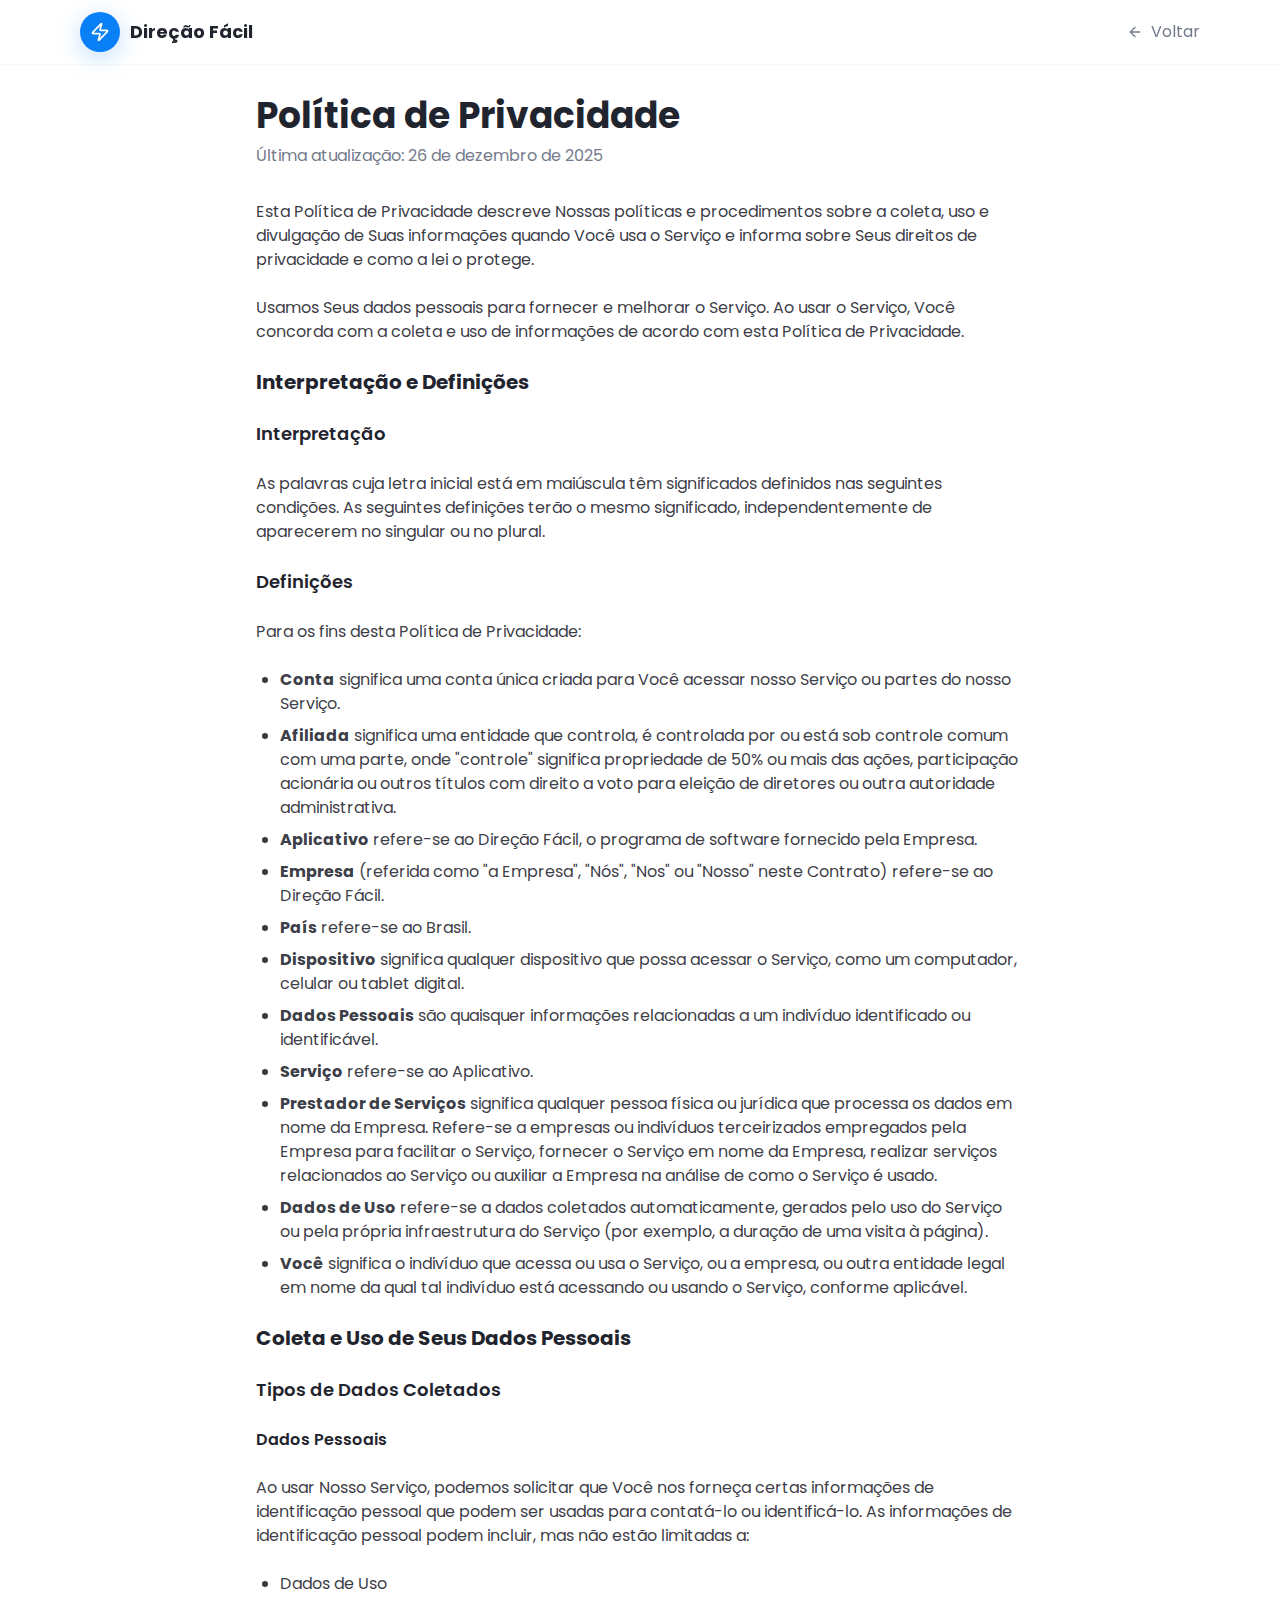
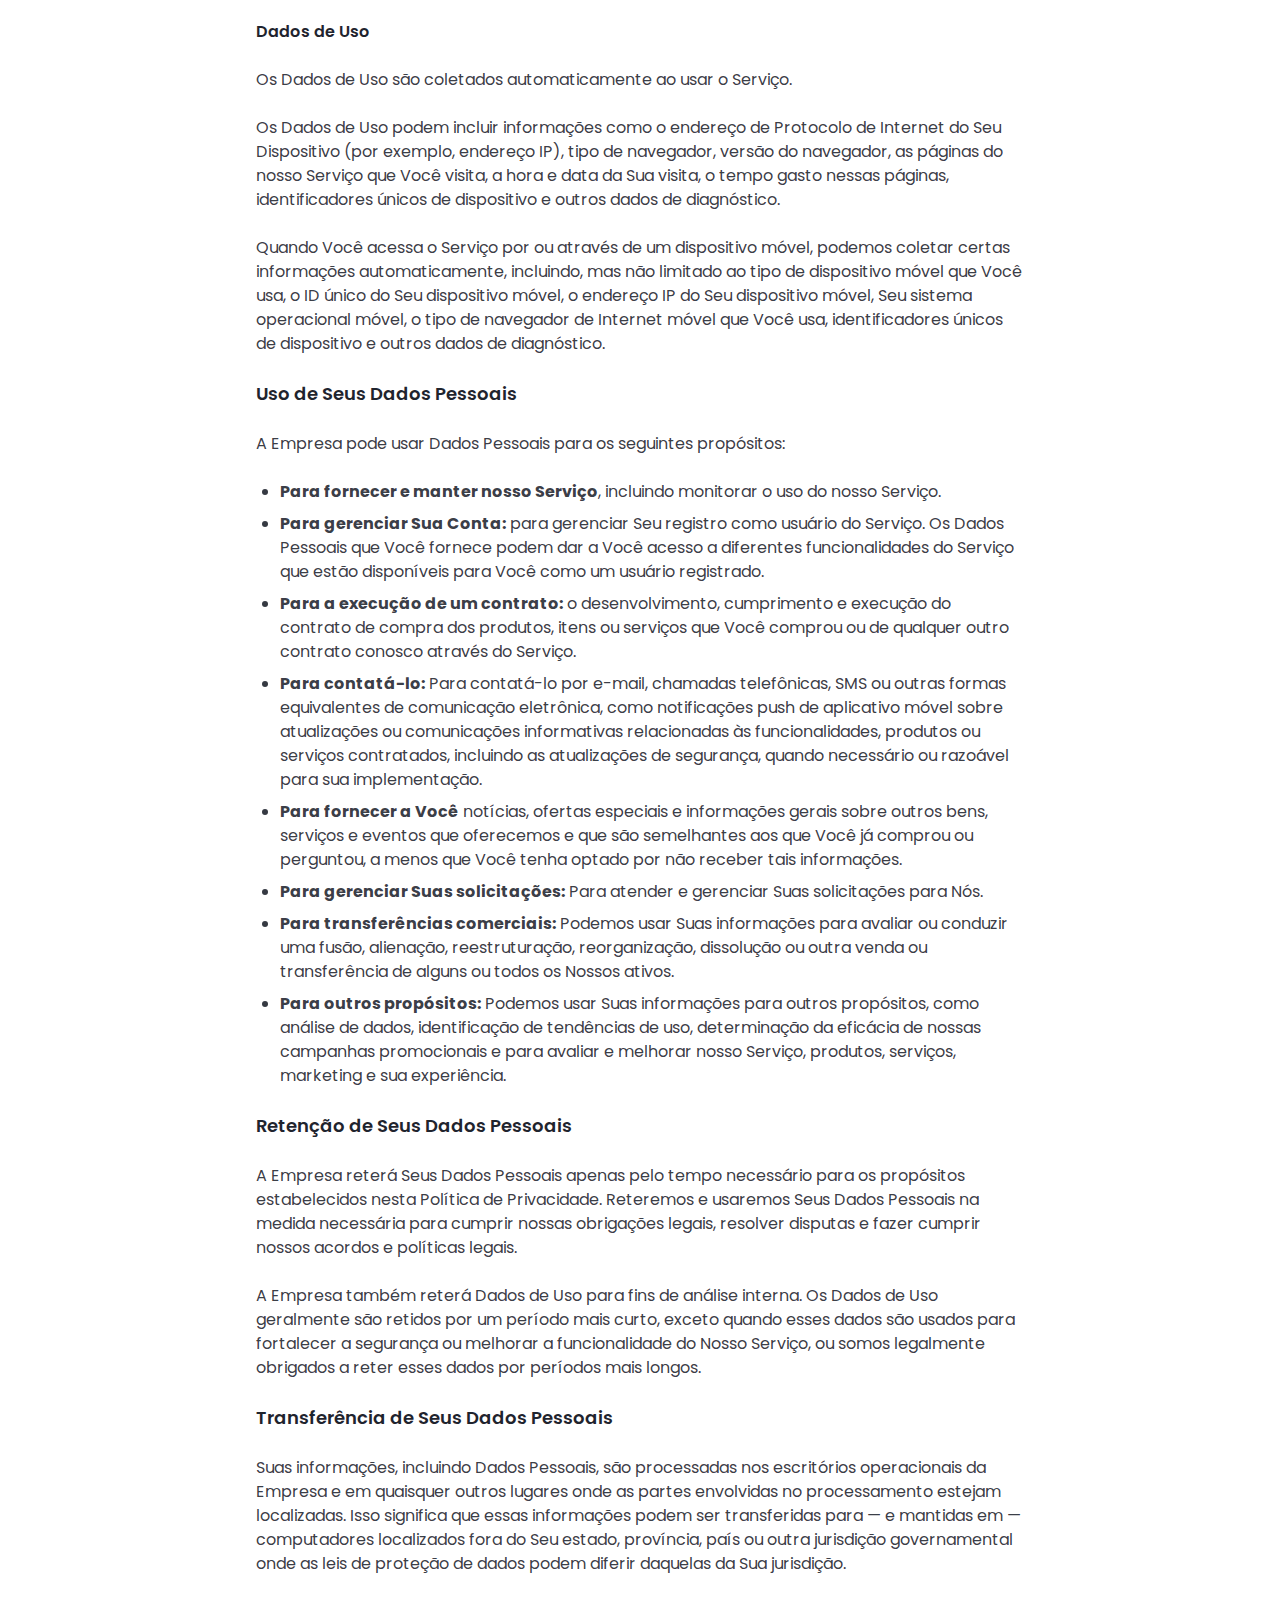
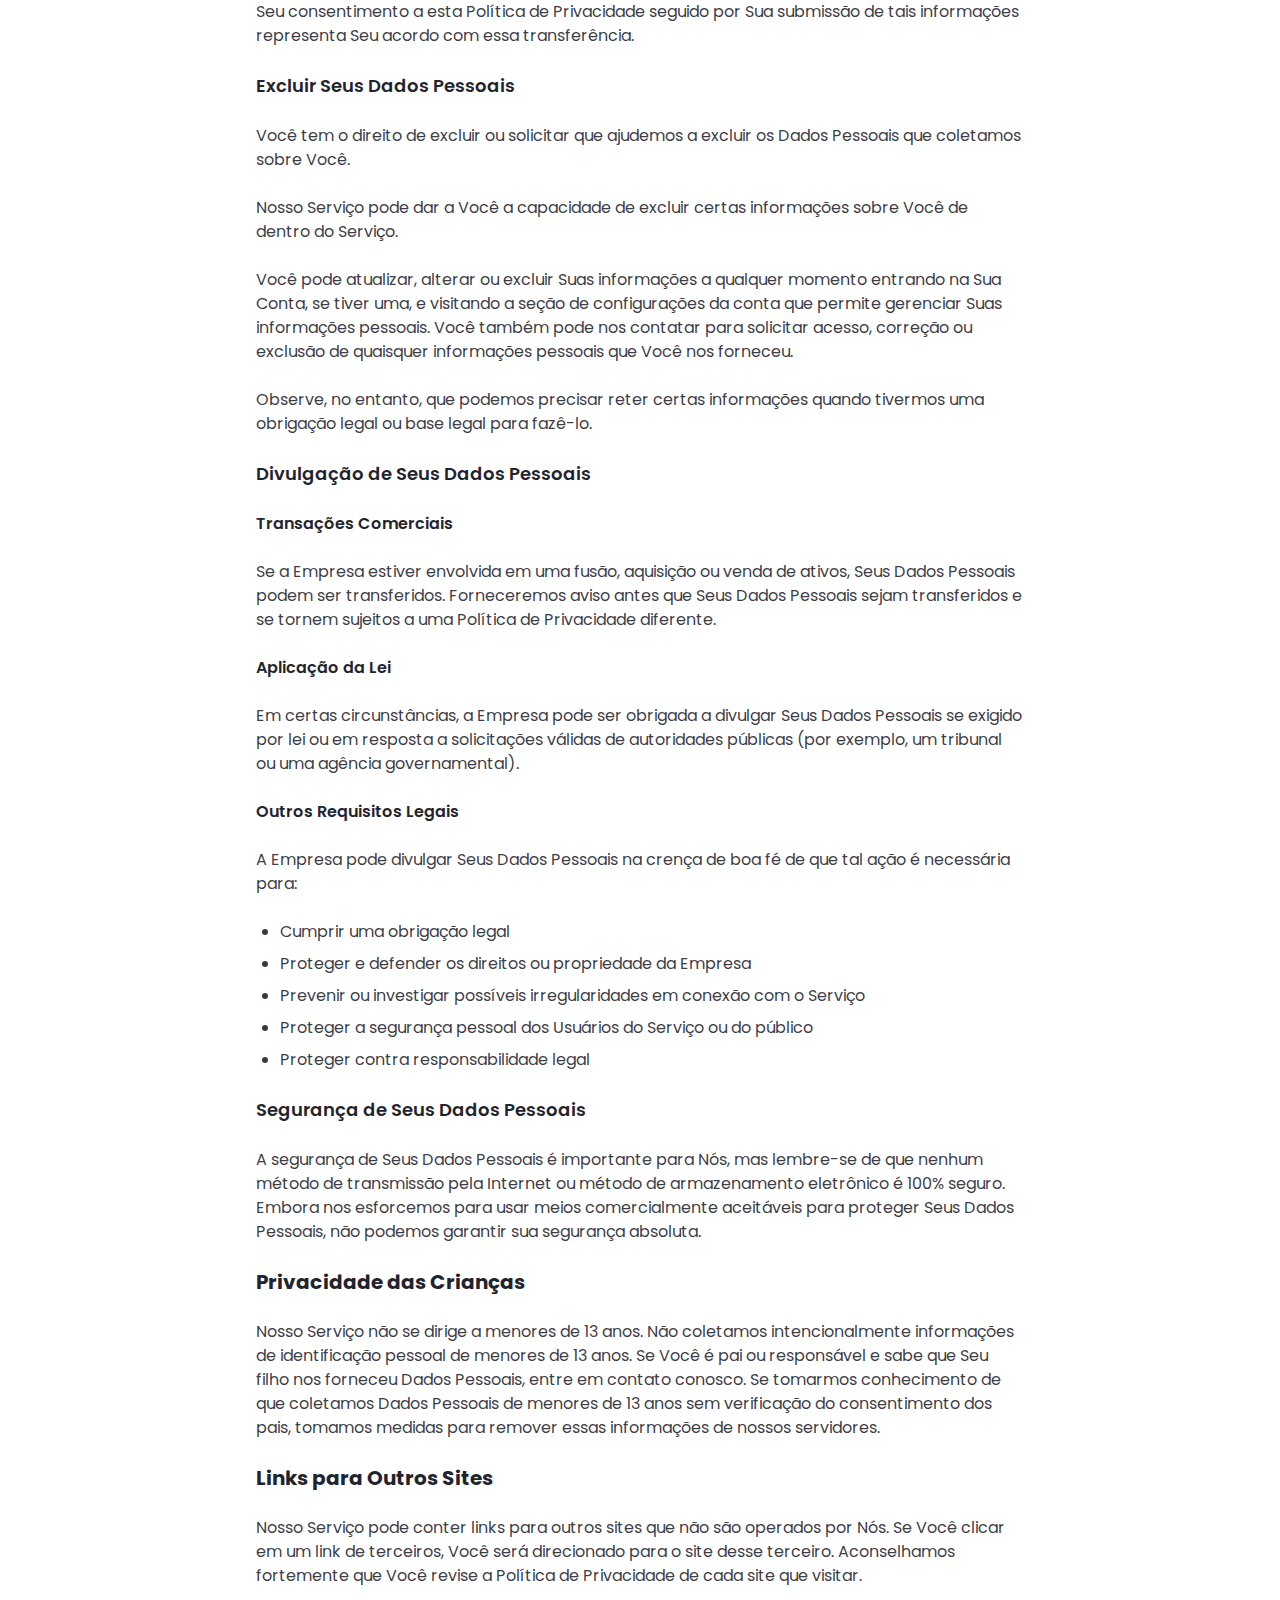
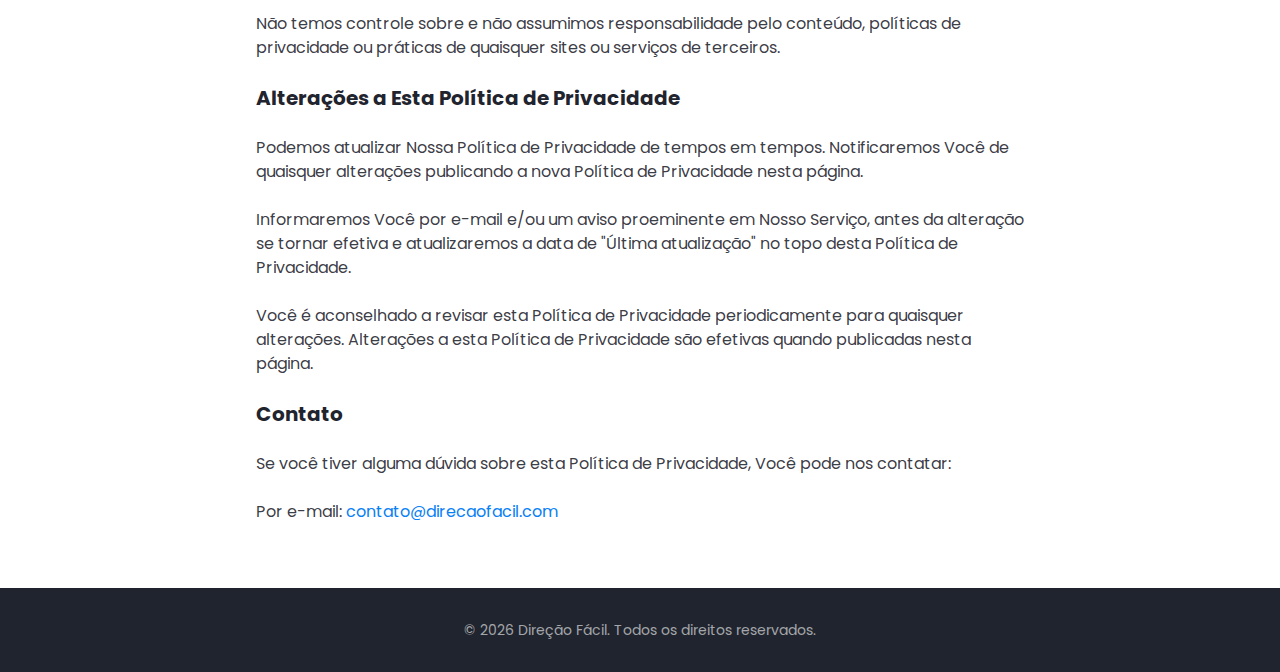
<file: privacidade.html>
<!DOCTYPE html><!--9jcUAQ46kvS24pvFCH102--><html lang="pt-BR"><head><meta charSet="utf-8"/><meta name="viewport" content="width=device-width, initial-scale=1"/><link rel="stylesheet" href="/_next/static/css/ba636fb5c1d1fdfc.css" data-precedence="next"/><link rel="preload" as="script" fetchPriority="low" href="/_next/static/chunks/webpack-5586a7fb97f8f9f1.js"/><script src="/_next/static/chunks/4bd1b696-c023c6e3521b1417.js" async=""></script><script src="/_next/static/chunks/255-293e44824f2ec188.js" async=""></script><script src="/_next/static/chunks/main-app-519f93b77170ba8f.js" async=""></script><script src="/_next/static/chunks/829-bfa746bdad7c48f1.js" async=""></script><script src="/_next/static/chunks/app/layout-7a164823cb5fb71f.js" async=""></script><script src="/_next/static/chunks/619-ba102abea3e3d0e4.js" async=""></script><script src="/_next/static/chunks/app/not-found-11eec290b5ea0210.js" async=""></script><script src="/_next/static/chunks/app/privacidade/page-7bc047b30202ffd8.js" async=""></script><link rel="preload" href="https://www.googletagmanager.com/gtm.js?id=GTM-XXXXXXX" as="script"/><link rel="preload" href="https://www.googletagmanager.com/gtag/js?id=G-XXXXXXXXXX" as="script"/><title>Política de Privacidade | Direção Fácil</title><meta name="description" content="Política de privacidade do app Direção Fácil. Saiba como protegemos seus dados pessoais em conformidade com LGPD brasileira."/><link rel="author" href="https://direcao-facil.com"/><meta name="author" content="Direção Fácil"/><meta name="keywords" content="privacidade,LGPD,proteção de dados,direção fácil"/><meta name="creator" content="Direção Fácil"/><meta name="publisher" content="Direção Fácil"/><meta name="robots" content="index, follow"/><link rel="canonical" href="https://direcao-facil.com/privacidade"/><meta property="og:title" content="Política de Privacidade - Direção Fácil"/><meta property="og:description" content="Como protegemos seus dados. Leia nossa política de privacidade em conformidade com LGPD."/><meta property="og:url" content="https://direcao-facil.com/privacidade"/><meta property="og:locale" content="pt_BR"/><meta property="og:type" content="website"/><meta name="twitter:card" content="summary_large_image"/><meta name="twitter:title" content="Direção Fácil - Passe na Prova Teórica da CNH"/><meta name="twitter:description" content="App gamificado para estudar leis de trânsito. 5 min por dia."/><script src="/_next/static/chunks/polyfills-42372ed130431b0a.js" noModule=""></script></head><body><div hidden=""><!--$--><!--/$--></div><style>#nprogress{pointer-events:none}#nprogress .bar{background:#0D7FF2;position:fixed;z-index:1600;top: 0;left:0;width:100%;height:3px}#nprogress .peg{display:block;position:absolute;right:0;width:100px;height:100%;box-shadow:0 0 10px #0D7FF2,0 0 5px #0D7FF2;opacity:1;-webkit-transform:rotate(3deg) translate(0px,-4px);-ms-transform:rotate(3deg) translate(0px,-4px);transform:rotate(3deg) translate(0px,-4px)}#nprogress .spinner{display:block;position:fixed;z-index:1600;top: 15px;right:15px}#nprogress .spinner-icon{width:18px;height:18px;box-sizing:border-box;border:2px solid transparent;border-top-color:#0D7FF2;border-left-color:#0D7FF2;border-radius:50%;-webkit-animation:nprogress-spinner 400ms linear infinite;animation:nprogress-spinner 400ms linear infinite}.nprogress-custom-parent{overflow:hidden;position:relative}.nprogress-custom-parent #nprogress .bar,.nprogress-custom-parent #nprogress .spinner{position:absolute}@-webkit-keyframes nprogress-spinner{0%{-webkit-transform:rotate(0deg)}100%{-webkit-transform:rotate(360deg)}}@keyframes nprogress-spinner{0%{transform:rotate(0deg)}100%{transform:rotate(360deg)}}</style><main class="min-h-screen bg-background"><header class="fixed top-0 left-0 right-0 z-50 bg-card/90 backdrop-blur-xl border-b border-border/30"><div class="container-narrow mx-auto px-4 py-3 flex items-center justify-between"><a class="flex items-center gap-2.5" href="/"><div class="w-10 h-10 rounded-2xl bg-primary flex items-center justify-center shadow-primary"><svg xmlns="http://www.w3.org/2000/svg" width="24" height="24" viewBox="0 0 24 24" fill="none" stroke="currentColor" stroke-width="2" stroke-linecap="round" stroke-linejoin="round" class="lucide lucide-zap w-5 h-5 text-primary-foreground"><path d="M4 14a1 1 0 0 1-.78-1.63l9.9-10.2a.5.5 0 0 1 .86.46l-1.92 6.02A1 1 0 0 0 13 10h7a1 1 0 0 1 .78 1.63l-9.9 10.2a.5.5 0 0 1-.86-.46l1.92-6.02A1 1 0 0 0 11 14z"></path></svg></div><span class="font-bold text-lg text-foreground">Direção Fácil</span></a><a class="flex items-center gap-2 text-muted-foreground hover:text-primary transition-colors" href="/"><svg xmlns="http://www.w3.org/2000/svg" width="24" height="24" viewBox="0 0 24 24" fill="none" stroke="currentColor" stroke-width="2" stroke-linecap="round" stroke-linejoin="round" class="lucide lucide-arrow-left w-4 h-4"><path d="m12 19-7-7 7-7"></path><path d="M19 12H5"></path></svg>Voltar</a></div></header><div class="pt-24 pb-16 px-4"><div class="container-narrow mx-auto max-w-3xl"><h1 class="text-3xl md:text-4xl font-bold text-foreground mb-2">Política de Privacidade</h1><p class="text-muted-foreground mb-8">Última atualização: 26 de dezembro de 2025</p><div class="prose prose-slate max-w-none space-y-6 text-foreground/90"><p>Esta Política de Privacidade descreve Nossas políticas e procedimentos sobre a coleta, uso e divulgação de Suas informações quando Você usa o Serviço e informa sobre Seus direitos de privacidade e como a lei o protege.</p><p>Usamos Seus dados pessoais para fornecer e melhorar o Serviço. Ao usar o Serviço, Você concorda com a coleta e uso de informações de acordo com esta Política de Privacidade.</p><h2 class="text-xl font-bold text-foreground mt-8 mb-4">Interpretação e Definições</h2><h3 class="text-lg font-semibold text-foreground mt-6 mb-3">Interpretação</h3><p>As palavras cuja letra inicial está em maiúscula têm significados definidos nas seguintes condições. As seguintes definições terão o mesmo significado, independentemente de aparecerem no singular ou no plural.</p><h3 class="text-lg font-semibold text-foreground mt-6 mb-3">Definições</h3><p>Para os fins desta Política de Privacidade:</p><ul class="list-disc pl-6 space-y-2"><li><strong>Conta</strong> significa uma conta única criada para Você acessar nosso Serviço ou partes do nosso Serviço.</li><li><strong>Afiliada</strong> significa uma entidade que controla, é controlada por ou está sob controle comum com uma parte, onde &quot;controle&quot; significa propriedade de 50% ou mais das ações, participação acionária ou outros títulos com direito a voto para eleição de diretores ou outra autoridade administrativa.</li><li><strong>Aplicativo</strong> refere-se ao Direção Fácil, o programa de software fornecido pela Empresa.</li><li><strong>Empresa</strong> (referida como &quot;a Empresa&quot;, &quot;Nós&quot;, &quot;Nos&quot; ou &quot;Nosso&quot; neste Contrato) refere-se ao Direção Fácil.</li><li><strong>País</strong> refere-se ao Brasil.</li><li><strong>Dispositivo</strong> significa qualquer dispositivo que possa acessar o Serviço, como um computador, celular ou tablet digital.</li><li><strong>Dados Pessoais</strong> são quaisquer informações relacionadas a um indivíduo identificado ou identificável.</li><li><strong>Serviço</strong> refere-se ao Aplicativo.</li><li><strong>Prestador de Serviços</strong> significa qualquer pessoa física ou jurídica que processa os dados em nome da Empresa. Refere-se a empresas ou indivíduos terceirizados empregados pela Empresa para facilitar o Serviço, fornecer o Serviço em nome da Empresa, realizar serviços relacionados ao Serviço ou auxiliar a Empresa na análise de como o Serviço é usado.</li><li><strong>Dados de Uso</strong> refere-se a dados coletados automaticamente, gerados pelo uso do Serviço ou pela própria infraestrutura do Serviço (por exemplo, a duração de uma visita à página).</li><li><strong>Você</strong> significa o indivíduo que acessa ou usa o Serviço, ou a empresa, ou outra entidade legal em nome da qual tal indivíduo está acessando ou usando o Serviço, conforme aplicável.</li></ul><h2 class="text-xl font-bold text-foreground mt-8 mb-4">Coleta e Uso de Seus Dados Pessoais</h2><h3 class="text-lg font-semibold text-foreground mt-6 mb-3">Tipos de Dados Coletados</h3><h4 class="text-base font-semibold text-foreground mt-4 mb-2">Dados Pessoais</h4><p>Ao usar Nosso Serviço, podemos solicitar que Você nos forneça certas informações de identificação pessoal que podem ser usadas para contatá-lo ou identificá-lo. As informações de identificação pessoal podem incluir, mas não estão limitadas a:</p><ul class="list-disc pl-6 space-y-2"><li>Dados de Uso</li></ul><h4 class="text-base font-semibold text-foreground mt-4 mb-2">Dados de Uso</h4><p>Os Dados de Uso são coletados automaticamente ao usar o Serviço.</p><p>Os Dados de Uso podem incluir informações como o endereço de Protocolo de Internet do Seu Dispositivo (por exemplo, endereço IP), tipo de navegador, versão do navegador, as páginas do nosso Serviço que Você visita, a hora e data da Sua visita, o tempo gasto nessas páginas, identificadores únicos de dispositivo e outros dados de diagnóstico.</p><p>Quando Você acessa o Serviço por ou através de um dispositivo móvel, podemos coletar certas informações automaticamente, incluindo, mas não limitado ao tipo de dispositivo móvel que Você usa, o ID único do Seu dispositivo móvel, o endereço IP do Seu dispositivo móvel, Seu sistema operacional móvel, o tipo de navegador de Internet móvel que Você usa, identificadores únicos de dispositivo e outros dados de diagnóstico.</p><h3 class="text-lg font-semibold text-foreground mt-6 mb-3">Uso de Seus Dados Pessoais</h3><p>A Empresa pode usar Dados Pessoais para os seguintes propósitos:</p><ul class="list-disc pl-6 space-y-2"><li><strong>Para fornecer e manter nosso Serviço</strong>, incluindo monitorar o uso do nosso Serviço.</li><li><strong>Para gerenciar Sua Conta:</strong> para gerenciar Seu registro como usuário do Serviço. Os Dados Pessoais que Você fornece podem dar a Você acesso a diferentes funcionalidades do Serviço que estão disponíveis para Você como um usuário registrado.</li><li><strong>Para a execução de um contrato:</strong> o desenvolvimento, cumprimento e execução do contrato de compra dos produtos, itens ou serviços que Você comprou ou de qualquer outro contrato conosco através do Serviço.</li><li><strong>Para contatá-lo:</strong> Para contatá-lo por e-mail, chamadas telefônicas, SMS ou outras formas equivalentes de comunicação eletrônica, como notificações push de aplicativo móvel sobre atualizações ou comunicações informativas relacionadas às funcionalidades, produtos ou serviços contratados, incluindo as atualizações de segurança, quando necessário ou razoável para sua implementação.</li><li><strong>Para fornecer a Você</strong> notícias, ofertas especiais e informações gerais sobre outros bens, serviços e eventos que oferecemos e que são semelhantes aos que Você já comprou ou perguntou, a menos que Você tenha optado por não receber tais informações.</li><li><strong>Para gerenciar Suas solicitações:</strong> Para atender e gerenciar Suas solicitações para Nós.</li><li><strong>Para transferências comerciais:</strong> Podemos usar Suas informações para avaliar ou conduzir uma fusão, alienação, reestruturação, reorganização, dissolução ou outra venda ou transferência de alguns ou todos os Nossos ativos.</li><li><strong>Para outros propósitos:</strong> Podemos usar Suas informações para outros propósitos, como análise de dados, identificação de tendências de uso, determinação da eficácia de nossas campanhas promocionais e para avaliar e melhorar nosso Serviço, produtos, serviços, marketing e sua experiência.</li></ul><h3 class="text-lg font-semibold text-foreground mt-6 mb-3">Retenção de Seus Dados Pessoais</h3><p>A Empresa reterá Seus Dados Pessoais apenas pelo tempo necessário para os propósitos estabelecidos nesta Política de Privacidade. Reteremos e usaremos Seus Dados Pessoais na medida necessária para cumprir nossas obrigações legais, resolver disputas e fazer cumprir nossos acordos e políticas legais.</p><p>A Empresa também reterá Dados de Uso para fins de análise interna. Os Dados de Uso geralmente são retidos por um período mais curto, exceto quando esses dados são usados para fortalecer a segurança ou melhorar a funcionalidade do Nosso Serviço, ou somos legalmente obrigados a reter esses dados por períodos mais longos.</p><h3 class="text-lg font-semibold text-foreground mt-6 mb-3">Transferência de Seus Dados Pessoais</h3><p>Suas informações, incluindo Dados Pessoais, são processadas nos escritórios operacionais da Empresa e em quaisquer outros lugares onde as partes envolvidas no processamento estejam localizadas. Isso significa que essas informações podem ser transferidas para — e mantidas em — computadores localizados fora do Seu estado, província, país ou outra jurisdição governamental onde as leis de proteção de dados podem diferir daquelas da Sua jurisdição.</p><p>Seu consentimento a esta Política de Privacidade seguido por Sua submissão de tais informações representa Seu acordo com essa transferência.</p><h3 class="text-lg font-semibold text-foreground mt-6 mb-3">Excluir Seus Dados Pessoais</h3><p>Você tem o direito de excluir ou solicitar que ajudemos a excluir os Dados Pessoais que coletamos sobre Você.</p><p>Nosso Serviço pode dar a Você a capacidade de excluir certas informações sobre Você de dentro do Serviço.</p><p>Você pode atualizar, alterar ou excluir Suas informações a qualquer momento entrando na Sua Conta, se tiver uma, e visitando a seção de configurações da conta que permite gerenciar Suas informações pessoais. Você também pode nos contatar para solicitar acesso, correção ou exclusão de quaisquer informações pessoais que Você nos forneceu.</p><p>Observe, no entanto, que podemos precisar reter certas informações quando tivermos uma obrigação legal ou base legal para fazê-lo.</p><h3 class="text-lg font-semibold text-foreground mt-6 mb-3">Divulgação de Seus Dados Pessoais</h3><h4 class="text-base font-semibold text-foreground mt-4 mb-2">Transações Comerciais</h4><p>Se a Empresa estiver envolvida em uma fusão, aquisição ou venda de ativos, Seus Dados Pessoais podem ser transferidos. Forneceremos aviso antes que Seus Dados Pessoais sejam transferidos e se tornem sujeitos a uma Política de Privacidade diferente.</p><h4 class="text-base font-semibold text-foreground mt-4 mb-2">Aplicação da Lei</h4><p>Em certas circunstâncias, a Empresa pode ser obrigada a divulgar Seus Dados Pessoais se exigido por lei ou em resposta a solicitações válidas de autoridades públicas (por exemplo, um tribunal ou uma agência governamental).</p><h4 class="text-base font-semibold text-foreground mt-4 mb-2">Outros Requisitos Legais</h4><p>A Empresa pode divulgar Seus Dados Pessoais na crença de boa fé de que tal ação é necessária para:</p><ul class="list-disc pl-6 space-y-2"><li>Cumprir uma obrigação legal</li><li>Proteger e defender os direitos ou propriedade da Empresa</li><li>Prevenir ou investigar possíveis irregularidades em conexão com o Serviço</li><li>Proteger a segurança pessoal dos Usuários do Serviço ou do público</li><li>Proteger contra responsabilidade legal</li></ul><h3 class="text-lg font-semibold text-foreground mt-6 mb-3">Segurança de Seus Dados Pessoais</h3><p>A segurança de Seus Dados Pessoais é importante para Nós, mas lembre-se de que nenhum método de transmissão pela Internet ou método de armazenamento eletrônico é 100% seguro. Embora nos esforcemos para usar meios comercialmente aceitáveis para proteger Seus Dados Pessoais, não podemos garantir sua segurança absoluta.</p><h2 class="text-xl font-bold text-foreground mt-8 mb-4">Privacidade das Crianças</h2><p>Nosso Serviço não se dirige a menores de 13 anos. Não coletamos intencionalmente informações de identificação pessoal de menores de 13 anos. Se Você é pai ou responsável e sabe que Seu filho nos forneceu Dados Pessoais, entre em contato conosco. Se tomarmos conhecimento de que coletamos Dados Pessoais de menores de 13 anos sem verificação do consentimento dos pais, tomamos medidas para remover essas informações de nossos servidores.</p><h2 class="text-xl font-bold text-foreground mt-8 mb-4">Links para Outros Sites</h2><p>Nosso Serviço pode conter links para outros sites que não são operados por Nós. Se Você clicar em um link de terceiros, Você será direcionado para o site desse terceiro. Aconselhamos fortemente que Você revise a Política de Privacidade de cada site que visitar.</p><p>Não temos controle sobre e não assumimos responsabilidade pelo conteúdo, políticas de privacidade ou práticas de quaisquer sites ou serviços de terceiros.</p><h2 class="text-xl font-bold text-foreground mt-8 mb-4">Alterações a Esta Política de Privacidade</h2><p>Podemos atualizar Nossa Política de Privacidade de tempos em tempos. Notificaremos Você de quaisquer alterações publicando a nova Política de Privacidade nesta página.</p><p>Informaremos Você por e-mail e/ou um aviso proeminente em Nosso Serviço, antes da alteração se tornar efetiva e atualizaremos a data de &quot;Última atualização&quot; no topo desta Política de Privacidade.</p><p>Você é aconselhado a revisar esta Política de Privacidade periodicamente para quaisquer alterações. Alterações a esta Política de Privacidade são efetivas quando publicadas nesta página.</p><h2 class="text-xl font-bold text-foreground mt-8 mb-4">Contato</h2><p>Se você tiver alguma dúvida sobre esta Política de Privacidade, Você pode nos contatar:</p><p>Por e-mail: <a href="mailto:contato@direcaofacil.com" class="text-primary hover:underline">contato@direcaofacil.com</a></p></div></div></div><footer class="bg-foreground text-background py-8 px-4"><div class="container-narrow mx-auto text-center text-background/60 text-sm"><p>© <!-- -->2026<!-- --> Direção Fácil. Todos os direitos reservados.</p></div></footer></main><!--$--><!--/$--><div role="region" aria-label="Notifications (F8)" tabindex="-1" style="pointer-events:none"><ol tabindex="-1" class="fixed top-0 z-[100] flex max-h-screen w-full flex-col-reverse p-4 sm:bottom-0 sm:right-0 sm:top-auto sm:flex-col md:max-w-[420px]"></ol></div><section aria-label="Notifications alt+T" tabindex="-1" aria-live="polite" aria-relevant="additions text" aria-atomic="false"></section><script src="/_next/static/chunks/webpack-5586a7fb97f8f9f1.js" id="_R_" async=""></script><script>(self.__next_f=self.__next_f||[]).push([0])</script><script>self.__next_f.push([1,"1:\"$Sreact.fragment\"\n2:I[8202,[\"829\",\"static/chunks/829-bfa746bdad7c48f1.js\",\"177\",\"static/chunks/app/layout-7a164823cb5fb71f.js\"],\"GoogleTagManager\"]\n3:I[1887,[\"829\",\"static/chunks/829-bfa746bdad7c48f1.js\",\"177\",\"static/chunks/app/layout-7a164823cb5fb71f.js\"],\"\"]\n4:I[8839,[\"829\",\"static/chunks/829-bfa746bdad7c48f1.js\",\"177\",\"static/chunks/app/layout-7a164823cb5fb71f.js\"],\"Providers\"]\n5:I[6700,[\"829\",\"static/chunks/829-bfa746bdad7c48f1.js\",\"177\",\"static/chunks/app/layout-7a164823cb5fb71f.js\"],\"Provider\"]\n6:I[9766,[],\"\"]\n7:I[8924,[],\"\"]\n8:I[3293,[\"619\",\"static/chunks/619-ba102abea3e3d0e4.js\",\"345\",\"static/chunks/app/not-found-11eec290b5ea0210.js\"],\"default\"]\n9:I[3448,[\"829\",\"static/chunks/829-bfa746bdad7c48f1.js\",\"177\",\"static/chunks/app/layout-7a164823cb5fb71f.js\"],\"Toaster\"]\na:I[240,[\"829\",\"static/chunks/829-bfa746bdad7c48f1.js\",\"177\",\"static/chunks/app/layout-7a164823cb5fb71f.js\"],\"Toaster\"]\nb:I[8332,[\"829\",\"static/chunks/829-bfa746bdad7c48f1.js\",\"177\",\"static/chunks/app/layout-7a164823cb5fb71f.js\"],\"GoogleAnalytics\"]\nc:I[5106,[\"619\",\"static/chunks/619-ba102abea3e3d0e4.js\",\"945\",\"static/chunks/app/privacidade/page-7bc047b30202ffd8.js\"],\"SimpleHeader\"]\n40:I[7150,[],\"\"]\n:HL[\"/_next/static/css/ba636fb5c1d1fdfc.css\",\"style\"]\n"])</script><script>self.__next_f.push([1,"0:{\"P\":null,\"b\":\"9jcUAQ46kvS24pvFCH102\",\"p\":\"\",\"c\":[\"\",\"privacidade\"],\"i\":false,\"f\":[[[\"\",{\"children\":[\"privacidade\",{\"children\":[\"__PAGE__\",{}]}]},\"$undefined\",\"$undefined\",true],[\"\",[\"$\",\"$1\",\"c\",{\"children\":[[[\"$\",\"link\",\"0\",{\"rel\":\"stylesheet\",\"href\":\"/_next/static/css/ba636fb5c1d1fdfc.css\",\"precedence\":\"next\",\"crossOrigin\":\"$undefined\",\"nonce\":\"$undefined\"}]],[\"$\",\"html\",null,{\"lang\":\"pt-BR\",\"children\":[[\"$\",\"body\",null,{\"children\":[[\"$\",\"$L2\",null,{\"gtmId\":\"GTM-XXXXXXX\"}],[\"$\",\"$L3\",null,{\"color\":\"#0D7FF2\",\"speed\":340,\"showSpinner\":false}],[\"$\",\"$L4\",null,{\"children\":[\"$\",\"$L5\",null,{\"children\":[[\"$\",\"$L6\",null,{\"parallelRouterKey\":\"children\",\"error\":\"$undefined\",\"errorStyles\":\"$undefined\",\"errorScripts\":\"$undefined\",\"template\":[\"$\",\"$L7\",null,{}],\"templateStyles\":\"$undefined\",\"templateScripts\":\"$undefined\",\"notFound\":[[\"$\",\"$L8\",null,{}],[]],\"forbidden\":\"$undefined\",\"unauthorized\":\"$undefined\"}],[\"$\",\"$L9\",null,{}],[\"$\",\"$La\",null,{}]]}]}]]}],[\"$\",\"$Lb\",null,{\"gaId\":\"G-XXXXXXXXXX\"}]]}]]}],{\"children\":[\"privacidade\",[\"$\",\"$1\",\"c\",{\"children\":[null,[\"$\",\"$L6\",null,{\"parallelRouterKey\":\"children\",\"error\":\"$undefined\",\"errorStyles\":\"$undefined\",\"errorScripts\":\"$undefined\",\"template\":[\"$\",\"$L7\",null,{}],\"templateStyles\":\"$undefined\",\"templateScripts\":\"$undefined\",\"notFound\":\"$undefined\",\"forbidden\":\"$undefined\",\"unauthorized\":\"$undefined\"}]]}],{\"children\":[\"__PAGE__\",[\"$\",\"$1\",\"c\",{\"children\":[[\"$\",\"main\",null,{\"className\":\"min-h-screen bg-background\",\"children\":[[\"$\",\"$Lc\",null,{}],[\"$\",\"div\",null,{\"className\":\"pt-24 pb-16 px-4\",\"children\":[\"$\",\"div\",null,{\"className\":\"container-narrow mx-auto max-w-3xl\",\"children\":[[\"$\",\"h1\",null,{\"className\":\"text-3xl md:text-4xl font-bold text-foreground mb-2\",\"children\":\"Política de Privacidade\"}],[\"$\",\"p\",null,{\"className\":\"text-muted-foreground mb-8\",\"children\":\"Última atualização: 26 de dezembro de 2025\"}],[\"$\",\"div\",null,{\"className\":\"prose prose-slate max-w-none space-y-6 text-foreground/90\",\"children\":[[\"$\",\"p\",null,{\"children\":\"Esta Política de Privacidade descreve Nossas políticas e procedimentos sobre a coleta, uso e divulgação de Suas informações quando Você usa o Serviço e informa sobre Seus direitos de privacidade e como a lei o protege.\"}],[\"$\",\"p\",null,{\"children\":\"Usamos Seus dados pessoais para fornecer e melhorar o Serviço. Ao usar o Serviço, Você concorda com a coleta e uso de informações de acordo com esta Política de Privacidade.\"}],[\"$\",\"h2\",null,{\"className\":\"text-xl font-bold text-foreground mt-8 mb-4\",\"children\":\"Interpretação e Definições\"}],[\"$\",\"h3\",null,{\"className\":\"text-lg font-semibold text-foreground mt-6 mb-3\",\"children\":\"Interpretação\"}],[\"$\",\"p\",null,{\"children\":\"As palavras cuja letra inicial está em maiúscula têm significados definidos nas seguintes condições. As seguintes definições terão o mesmo significado, independentemente de aparecerem no singular ou no plural.\"}],[\"$\",\"h3\",null,{\"className\":\"text-lg font-semibold text-foreground mt-6 mb-3\",\"children\":\"Definições\"}],[\"$\",\"p\",null,{\"children\":\"Para os fins desta Política de Privacidade:\"}],[\"$\",\"ul\",null,{\"className\":\"list-disc pl-6 space-y-2\",\"children\":[[\"$\",\"li\",null,{\"children\":[[\"$\",\"strong\",null,{\"children\":\"Conta\"}],\" significa uma conta única criada para Você acessar nosso Serviço ou partes do nosso Serviço.\"]}],[\"$\",\"li\",null,{\"children\":[[\"$\",\"strong\",null,{\"children\":\"Afiliada\"}],\" significa uma entidade que controla, é controlada por ou está sob controle comum com uma parte, onde \\\"controle\\\" significa propriedade de 50% ou mais das ações, participação acionária ou outros títulos com direito a voto para eleição de diretores ou outra autoridade administrativa.\"]}],[\"$\",\"li\",null,{\"children\":[[\"$\",\"strong\",null,{\"children\":\"Aplicativo\"}],\" refere-se ao Direção Fácil, o programa de software fornecido pela Empresa.\"]}],[\"$\",\"li\",null,{\"children\":[[\"$\",\"strong\",null,{\"children\":\"Empresa\"}],\" (referida como \\\"a Empresa\\\", \\\"Nós\\\", \\\"Nos\\\" ou \\\"Nosso\\\" neste Contrato) refere-se ao Direção Fácil.\"]}],[\"$\",\"li\",null,{\"children\":[[\"$\",\"strong\",null,{\"children\":\"País\"}],\" refere-se ao Brasil.\"]}],[\"$\",\"li\",null,{\"children\":[[\"$\",\"strong\",null,{\"children\":\"Dispositivo\"}],\" significa qualquer dispositivo que possa acessar o Serviço, como um computador, celular ou tablet digital.\"]}],[\"$\",\"li\",null,{\"children\":[[\"$\",\"strong\",null,{\"children\":\"Dados Pessoais\"}],\" são quaisquer informações relacionadas a um indivíduo identificado ou identificável.\"]}],[\"$\",\"li\",null,{\"children\":[[\"$\",\"strong\",null,{\"children\":\"Serviço\"}],\" refere-se ao Aplicativo.\"]}],\"$Ld\",\"$Le\",\"$Lf\"]}],\"$L10\",\"$L11\",\"$L12\",\"$L13\",\"$L14\",\"$L15\",\"$L16\",\"$L17\",\"$L18\",\"$L19\",\"$L1a\",\"$L1b\",\"$L1c\",\"$L1d\",\"$L1e\",\"$L1f\",\"$L20\",\"$L21\",\"$L22\",\"$L23\",\"$L24\",\"$L25\",\"$L26\",\"$L27\",\"$L28\",\"$L29\",\"$L2a\",\"$L2b\",\"$L2c\",\"$L2d\",\"$L2e\",\"$L2f\",\"$L30\",\"$L31\",\"$L32\",\"$L33\",\"$L34\",\"$L35\",\"$L36\",\"$L37\",\"$L38\",\"$L39\",\"$L3a\",\"$L3b\",\"$L3c\"]}]]}]}],\"$L3d\"]}],null,\"$L3e\"]}],{},null,false]},null,false]},null,false],\"$L3f\",false]],\"m\":\"$undefined\",\"G\":[\"$40\",[]],\"s\":false,\"S\":true}\n"])</script><script>self.__next_f.push([1,"41:I[4431,[],\"OutletBoundary\"]\n43:I[5278,[],\"AsyncMetadataOutlet\"]\n45:I[4431,[],\"ViewportBoundary\"]\n47:I[4431,[],\"MetadataBoundary\"]\n48:\"$Sreact.suspense\"\nd:[\"$\",\"li\",null,{\"children\":[[\"$\",\"strong\",null,{\"children\":\"Prestador de Serviços\"}],\" significa qualquer pessoa física ou jurídica que processa os dados em nome da Empresa. Refere-se a empresas ou indivíduos terceirizados empregados pela Empresa para facilitar o Serviço, fornecer o Serviço em nome da Empresa, realizar serviços relacionados ao Serviço ou auxiliar a Empresa na análise de como o Serviço é usado.\"]}]\ne:[\"$\",\"li\",null,{\"children\":[[\"$\",\"strong\",null,{\"children\":\"Dados de Uso\"}],\" refere-se a dados coletados automaticamente, gerados pelo uso do Serviço ou pela própria infraestrutura do Serviço (por exemplo, a duração de uma visita à página).\"]}]\nf:[\"$\",\"li\",null,{\"children\":[[\"$\",\"strong\",null,{\"children\":\"Você\"}],\" significa o indivíduo que acessa ou usa o Serviço, ou a empresa, ou outra entidade legal em nome da qual tal indivíduo está acessando ou usando o Serviço, conforme aplicável.\"]}]\n10:[\"$\",\"h2\",null,{\"className\":\"text-xl font-bold text-foreground mt-8 mb-4\",\"children\":\"Coleta e Uso de Seus Dados Pessoais\"}]\n11:[\"$\",\"h3\",null,{\"className\":\"text-lg font-semibold text-foreground mt-6 mb-3\",\"children\":\"Tipos de Dados Coletados\"}]\n12:[\"$\",\"h4\",null,{\"className\":\"text-base font-semibold text-foreground mt-4 mb-2\",\"children\":\"Dados Pessoais\"}]\n13:[\"$\",\"p\",null,{\"children\":\"Ao usar Nosso Serviço, podemos solicitar que Você nos forneça certas informações de identificação pessoal que podem ser usadas para contatá-lo ou identificá-lo. As informações de identificação pessoal podem incluir, mas não estão limitadas a:\"}]\n14:[\"$\",\"ul\",null,{\"className\":\"list-disc pl-6 space-y-2\",\"children\":[\"$\",\"li\",null,{\"children\":\"Dados de Uso\"}]}]\n15:[\"$\",\"h4\",null,{\"className\":\"text-base font-semibold text-foreground mt-4 mb-2\",\"children\":\"Dados de Uso\"}]\n16:[\"$\",\"p\",null,{\"children\":\"Os Dados de Uso são coletados automatic"])</script><script>self.__next_f.push([1,"amente ao usar o Serviço.\"}]\n17:[\"$\",\"p\",null,{\"children\":\"Os Dados de Uso podem incluir informações como o endereço de Protocolo de Internet do Seu Dispositivo (por exemplo, endereço IP), tipo de navegador, versão do navegador, as páginas do nosso Serviço que Você visita, a hora e data da Sua visita, o tempo gasto nessas páginas, identificadores únicos de dispositivo e outros dados de diagnóstico.\"}]\n18:[\"$\",\"p\",null,{\"children\":\"Quando Você acessa o Serviço por ou através de um dispositivo móvel, podemos coletar certas informações automaticamente, incluindo, mas não limitado ao tipo de dispositivo móvel que Você usa, o ID único do Seu dispositivo móvel, o endereço IP do Seu dispositivo móvel, Seu sistema operacional móvel, o tipo de navegador de Internet móvel que Você usa, identificadores únicos de dispositivo e outros dados de diagnóstico.\"}]\n19:[\"$\",\"h3\",null,{\"className\":\"text-lg font-semibold text-foreground mt-6 mb-3\",\"children\":\"Uso de Seus Dados Pessoais\"}]\n1a:[\"$\",\"p\",null,{\"children\":\"A Empresa pode usar Dados Pessoais para os seguintes propósitos:\"}]\n"])</script><script>self.__next_f.push([1,"1b:[\"$\",\"ul\",null,{\"className\":\"list-disc pl-6 space-y-2\",\"children\":[[\"$\",\"li\",null,{\"children\":[[\"$\",\"strong\",null,{\"children\":\"Para fornecer e manter nosso Serviço\"}],\", incluindo monitorar o uso do nosso Serviço.\"]}],[\"$\",\"li\",null,{\"children\":[[\"$\",\"strong\",null,{\"children\":\"Para gerenciar Sua Conta:\"}],\" para gerenciar Seu registro como usuário do Serviço. Os Dados Pessoais que Você fornece podem dar a Você acesso a diferentes funcionalidades do Serviço que estão disponíveis para Você como um usuário registrado.\"]}],[\"$\",\"li\",null,{\"children\":[[\"$\",\"strong\",null,{\"children\":\"Para a execução de um contrato:\"}],\" o desenvolvimento, cumprimento e execução do contrato de compra dos produtos, itens ou serviços que Você comprou ou de qualquer outro contrato conosco através do Serviço.\"]}],[\"$\",\"li\",null,{\"children\":[[\"$\",\"strong\",null,{\"children\":\"Para contatá-lo:\"}],\" Para contatá-lo por e-mail, chamadas telefônicas, SMS ou outras formas equivalentes de comunicação eletrônica, como notificações push de aplicativo móvel sobre atualizações ou comunicações informativas relacionadas às funcionalidades, produtos ou serviços contratados, incluindo as atualizações de segurança, quando necessário ou razoável para sua implementação.\"]}],[\"$\",\"li\",null,{\"children\":[[\"$\",\"strong\",null,{\"children\":\"Para fornecer a Você\"}],\" notícias, ofertas especiais e informações gerais sobre outros bens, serviços e eventos que oferecemos e que são semelhantes aos que Você já comprou ou perguntou, a menos que Você tenha optado por não receber tais informações.\"]}],[\"$\",\"li\",null,{\"children\":[[\"$\",\"strong\",null,{\"children\":\"Para gerenciar Suas solicitações:\"}],\" Para atender e gerenciar Suas solicitações para Nós.\"]}],[\"$\",\"li\",null,{\"children\":[[\"$\",\"strong\",null,{\"children\":\"Para transferências comerciais:\"}],\" Podemos usar Suas informações para avaliar ou conduzir uma fusão, alienação, reestruturação, reorganização, dissolução ou outra venda ou transferência de alguns ou todos os Nossos ativos.\"]}],[\"$\",\"li\",null,{\"children\":[[\"$\",\"strong\",null,{\"children\":\"Para outros propósitos:\"}],\" Podemos usar Suas informações para outros propósitos, como análise de dados, identificação de tendências de uso, determinação da eficácia de nossas campanhas promocionais e para avaliar e melhorar nosso Serviço, produtos, serviços, marketing e sua experiência.\"]}]]}]\n"])</script><script>self.__next_f.push([1,"1c:[\"$\",\"h3\",null,{\"className\":\"text-lg font-semibold text-foreground mt-6 mb-3\",\"children\":\"Retenção de Seus Dados Pessoais\"}]\n1d:[\"$\",\"p\",null,{\"children\":\"A Empresa reterá Seus Dados Pessoais apenas pelo tempo necessário para os propósitos estabelecidos nesta Política de Privacidade. Reteremos e usaremos Seus Dados Pessoais na medida necessária para cumprir nossas obrigações legais, resolver disputas e fazer cumprir nossos acordos e políticas legais.\"}]\n1e:[\"$\",\"p\",null,{\"children\":\"A Empresa também reterá Dados de Uso para fins de análise interna. Os Dados de Uso geralmente são retidos por um período mais curto, exceto quando esses dados são usados para fortalecer a segurança ou melhorar a funcionalidade do Nosso Serviço, ou somos legalmente obrigados a reter esses dados por períodos mais longos.\"}]\n1f:[\"$\",\"h3\",null,{\"className\":\"text-lg font-semibold text-foreground mt-6 mb-3\",\"children\":\"Transferência de Seus Dados Pessoais\"}]\n20:[\"$\",\"p\",null,{\"children\":\"Suas informações, incluindo Dados Pessoais, são processadas nos escritórios operacionais da Empresa e em quaisquer outros lugares onde as partes envolvidas no processamento estejam localizadas. Isso significa que essas informações podem ser transferidas para — e mantidas em — computadores localizados fora do Seu estado, província, país ou outra jurisdição governamental onde as leis de proteção de dados podem diferir daquelas da Sua jurisdição.\"}]\n21:[\"$\",\"p\",null,{\"children\":\"Seu consentimento a esta Política de Privacidade seguido por Sua submissão de tais informações representa Seu acordo com essa transferência.\"}]\n22:[\"$\",\"h3\",null,{\"className\":\"text-lg font-semibold text-foreground mt-6 mb-3\",\"children\":\"Excluir Seus Dados Pessoais\"}]\n23:[\"$\",\"p\",null,{\"children\":\"Você tem o direito de excluir ou solicitar que ajudemos a excluir os Dados Pessoais que coletamos sobre Você.\"}]\n24:[\"$\",\"p\",null,{\"children\":\"Nosso Serviço pode dar a Você a capacidade de excluir certas informações sobre Você de dentro do S"])</script><script>self.__next_f.push([1,"erviço.\"}]\n25:[\"$\",\"p\",null,{\"children\":\"Você pode atualizar, alterar ou excluir Suas informações a qualquer momento entrando na Sua Conta, se tiver uma, e visitando a seção de configurações da conta que permite gerenciar Suas informações pessoais. Você também pode nos contatar para solicitar acesso, correção ou exclusão de quaisquer informações pessoais que Você nos forneceu.\"}]\n26:[\"$\",\"p\",null,{\"children\":\"Observe, no entanto, que podemos precisar reter certas informações quando tivermos uma obrigação legal ou base legal para fazê-lo.\"}]\n27:[\"$\",\"h3\",null,{\"className\":\"text-lg font-semibold text-foreground mt-6 mb-3\",\"children\":\"Divulgação de Seus Dados Pessoais\"}]\n28:[\"$\",\"h4\",null,{\"className\":\"text-base font-semibold text-foreground mt-4 mb-2\",\"children\":\"Transações Comerciais\"}]\n29:[\"$\",\"p\",null,{\"children\":\"Se a Empresa estiver envolvida em uma fusão, aquisição ou venda de ativos, Seus Dados Pessoais podem ser transferidos. Forneceremos aviso antes que Seus Dados Pessoais sejam transferidos e se tornem sujeitos a uma Política de Privacidade diferente.\"}]\n2a:[\"$\",\"h4\",null,{\"className\":\"text-base font-semibold text-foreground mt-4 mb-2\",\"children\":\"Aplicação da Lei\"}]\n2b:[\"$\",\"p\",null,{\"children\":\"Em certas circunstâncias, a Empresa pode ser obrigada a divulgar Seus Dados Pessoais se exigido por lei ou em resposta a solicitações válidas de autoridades públicas (por exemplo, um tribunal ou uma agência governamental).\"}]\n2c:[\"$\",\"h4\",null,{\"className\":\"text-base font-semibold text-foreground mt-4 mb-2\",\"children\":\"Outros Requisitos Legais\"}]\n2d:[\"$\",\"p\",null,{\"children\":\"A Empresa pode divulgar Seus Dados Pessoais na crença de boa fé de que tal ação é necessária para:\"}]\n2e:[\"$\",\"ul\",null,{\"className\":\"list-disc pl-6 space-y-2\",\"children\":[[\"$\",\"li\",null,{\"children\":\"Cumprir uma obrigação legal\"}],[\"$\",\"li\",null,{\"children\":\"Proteger e defender os direitos ou propriedade da Empresa\"}],[\"$\",\"li\",null,{\"children\":\"Prevenir ou investigar possíveis irregularidades "])</script><script>self.__next_f.push([1,"em conexão com o Serviço\"}],[\"$\",\"li\",null,{\"children\":\"Proteger a segurança pessoal dos Usuários do Serviço ou do público\"}],[\"$\",\"li\",null,{\"children\":\"Proteger contra responsabilidade legal\"}]]}]\n2f:[\"$\",\"h3\",null,{\"className\":\"text-lg font-semibold text-foreground mt-6 mb-3\",\"children\":\"Segurança de Seus Dados Pessoais\"}]\n30:[\"$\",\"p\",null,{\"children\":\"A segurança de Seus Dados Pessoais é importante para Nós, mas lembre-se de que nenhum método de transmissão pela Internet ou método de armazenamento eletrônico é 100% seguro. Embora nos esforcemos para usar meios comercialmente aceitáveis para proteger Seus Dados Pessoais, não podemos garantir sua segurança absoluta.\"}]\n31:[\"$\",\"h2\",null,{\"className\":\"text-xl font-bold text-foreground mt-8 mb-4\",\"children\":\"Privacidade das Crianças\"}]\n32:[\"$\",\"p\",null,{\"children\":\"Nosso Serviço não se dirige a menores de 13 anos. Não coletamos intencionalmente informações de identificação pessoal de menores de 13 anos. Se Você é pai ou responsável e sabe que Seu filho nos forneceu Dados Pessoais, entre em contato conosco. Se tomarmos conhecimento de que coletamos Dados Pessoais de menores de 13 anos sem verificação do consentimento dos pais, tomamos medidas para remover essas informações de nossos servidores.\"}]\n33:[\"$\",\"h2\",null,{\"className\":\"text-xl font-bold text-foreground mt-8 mb-4\",\"children\":\"Links para Outros Sites\"}]\n34:[\"$\",\"p\",null,{\"children\":\"Nosso Serviço pode conter links para outros sites que não são operados por Nós. Se Você clicar em um link de terceiros, Você será direcionado para o site desse terceiro. Aconselhamos fortemente que Você revise a Política de Privacidade de cada site que visitar.\"}]\n35:[\"$\",\"p\",null,{\"children\":\"Não temos controle sobre e não assumimos responsabilidade pelo conteúdo, políticas de privacidade ou práticas de quaisquer sites ou serviços de terceiros.\"}]\n36:[\"$\",\"h2\",null,{\"className\":\"text-xl font-bold text-foreground mt-8 mb-4\",\"children\":\"Alterações a Esta Política de Privacidade\""])</script><script>self.__next_f.push([1,"}]\n37:[\"$\",\"p\",null,{\"children\":\"Podemos atualizar Nossa Política de Privacidade de tempos em tempos. Notificaremos Você de quaisquer alterações publicando a nova Política de Privacidade nesta página.\"}]\n38:[\"$\",\"p\",null,{\"children\":\"Informaremos Você por e-mail e/ou um aviso proeminente em Nosso Serviço, antes da alteração se tornar efetiva e atualizaremos a data de \\\"Última atualização\\\" no topo desta Política de Privacidade.\"}]\n39:[\"$\",\"p\",null,{\"children\":\"Você é aconselhado a revisar esta Política de Privacidade periodicamente para quaisquer alterações. Alterações a esta Política de Privacidade são efetivas quando publicadas nesta página.\"}]\n3a:[\"$\",\"h2\",null,{\"className\":\"text-xl font-bold text-foreground mt-8 mb-4\",\"children\":\"Contato\"}]\n3b:[\"$\",\"p\",null,{\"children\":\"Se você tiver alguma dúvida sobre esta Política de Privacidade, Você pode nos contatar:\"}]\n3c:[\"$\",\"p\",null,{\"children\":[\"Por e-mail: \",[\"$\",\"a\",null,{\"href\":\"mailto:contato@direcaofacil.com\",\"className\":\"text-primary hover:underline\",\"children\":\"contato@direcaofacil.com\"}]]}]\n3d:[\"$\",\"footer\",null,{\"className\":\"bg-foreground text-background py-8 px-4\",\"children\":[\"$\",\"div\",null,{\"className\":\"container-narrow mx-auto text-center text-background/60 text-sm\",\"children\":[\"$\",\"p\",null,{\"children\":[\"© \",2026,\" Direção Fácil. Todos os direitos reservados.\"]}]}]}]\n3e:[\"$\",\"$L41\",null,{\"children\":[\"$L42\",[\"$\",\"$L43\",null,{\"promise\":\"$@44\"}]]}]\n3f:[\"$\",\"$1\",\"h\",{\"children\":[null,[[\"$\",\"$L45\",null,{\"children\":\"$L46\"}],null],[\"$\",\"$L47\",null,{\"children\":[\"$\",\"div\",null,{\"hidden\":true,\"children\":[\"$\",\"$48\",null,{\"fallback\":null,\"children\":\"$L49\"}]}]}]]}]\n"])</script><script>self.__next_f.push([1,"46:[[\"$\",\"meta\",\"0\",{\"charSet\":\"utf-8\"}],[\"$\",\"meta\",\"1\",{\"name\":\"viewport\",\"content\":\"width=device-width, initial-scale=1\"}]]\n42:null\n"])</script><script>self.__next_f.push([1,"44:{\"metadata\":[[\"$\",\"title\",\"0\",{\"children\":\"Política de Privacidade | Direção Fácil\"}],[\"$\",\"meta\",\"1\",{\"name\":\"description\",\"content\":\"Política de privacidade do app Direção Fácil. Saiba como protegemos seus dados pessoais em conformidade com LGPD brasileira.\"}],[\"$\",\"link\",\"2\",{\"rel\":\"author\",\"href\":\"https://direcao-facil.com\"}],[\"$\",\"meta\",\"3\",{\"name\":\"author\",\"content\":\"Direção Fácil\"}],[\"$\",\"meta\",\"4\",{\"name\":\"keywords\",\"content\":\"privacidade,LGPD,proteção de dados,direção fácil\"}],[\"$\",\"meta\",\"5\",{\"name\":\"creator\",\"content\":\"Direção Fácil\"}],[\"$\",\"meta\",\"6\",{\"name\":\"publisher\",\"content\":\"Direção Fácil\"}],[\"$\",\"meta\",\"7\",{\"name\":\"robots\",\"content\":\"index, follow\"}],[\"$\",\"link\",\"8\",{\"rel\":\"canonical\",\"href\":\"https://direcao-facil.com/privacidade\"}],[\"$\",\"meta\",\"9\",{\"property\":\"og:title\",\"content\":\"Política de Privacidade - Direção Fácil\"}],[\"$\",\"meta\",\"10\",{\"property\":\"og:description\",\"content\":\"Como protegemos seus dados. Leia nossa política de privacidade em conformidade com LGPD.\"}],[\"$\",\"meta\",\"11\",{\"property\":\"og:url\",\"content\":\"https://direcao-facil.com/privacidade\"}],[\"$\",\"meta\",\"12\",{\"property\":\"og:locale\",\"content\":\"pt_BR\"}],[\"$\",\"meta\",\"13\",{\"property\":\"og:type\",\"content\":\"website\"}],[\"$\",\"meta\",\"14\",{\"name\":\"twitter:card\",\"content\":\"summary_large_image\"}],[\"$\",\"meta\",\"15\",{\"name\":\"twitter:title\",\"content\":\"Direção Fácil - Passe na Prova Teórica da CNH\"}],[\"$\",\"meta\",\"16\",{\"name\":\"twitter:description\",\"content\":\"App gamificado para estudar leis de trânsito. 5 min por dia.\"}]],\"error\":null,\"digest\":\"$undefined\"}\n"])</script><script>self.__next_f.push([1,"49:\"$44:metadata\"\n"])</script></body></html>
</file>
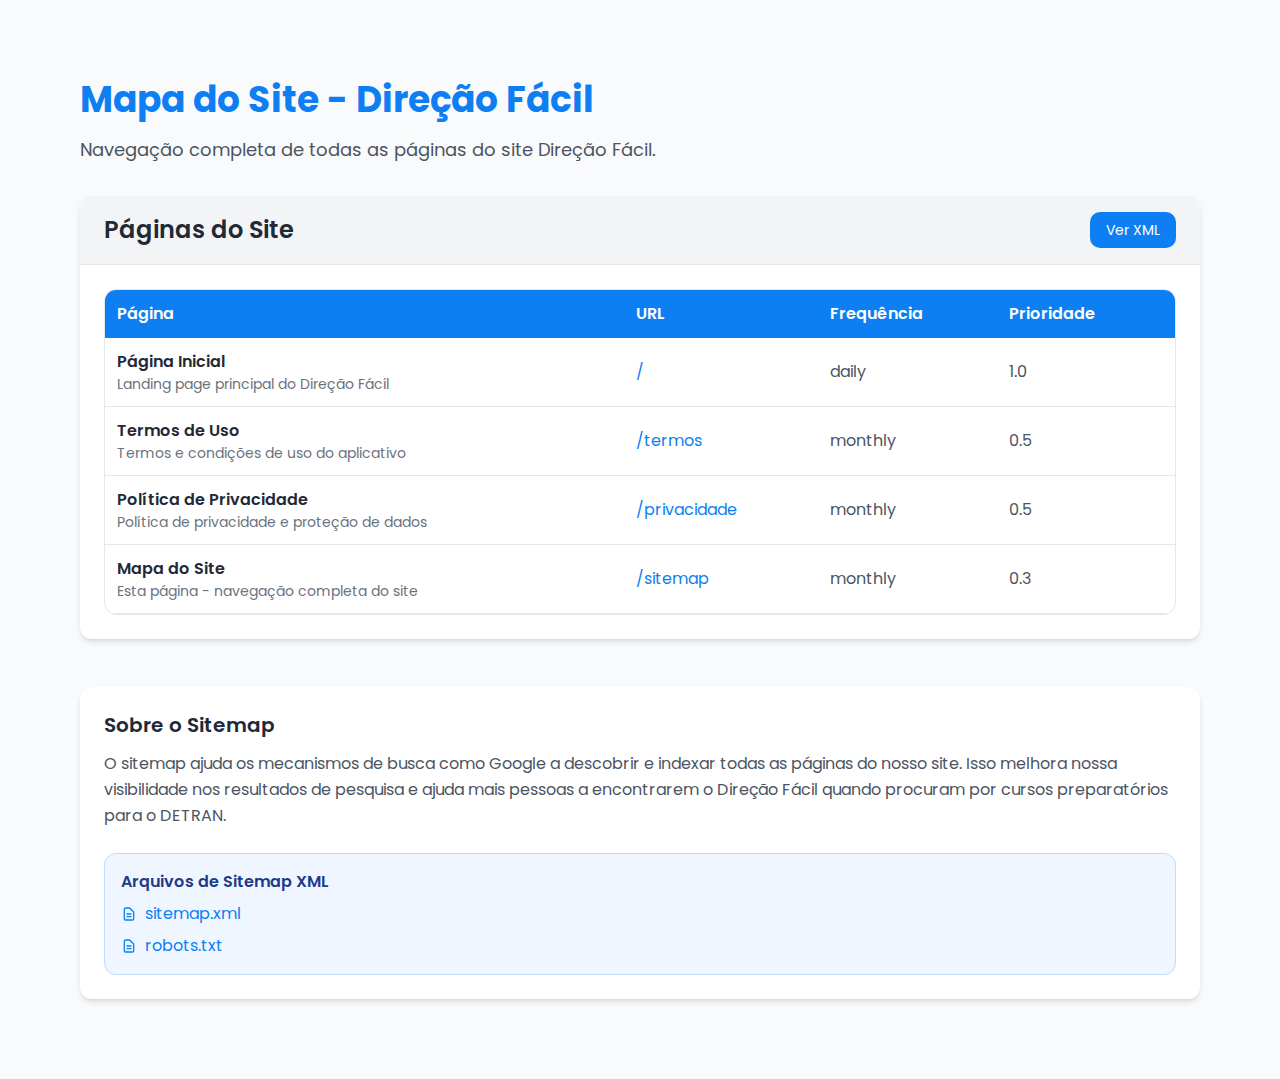
<file: sitemap.html>
<!DOCTYPE html><!--9jcUAQ46kvS24pvFCH102--><html lang="pt-BR"><head><meta charSet="utf-8"/><meta name="viewport" content="width=device-width, initial-scale=1"/><link rel="stylesheet" href="/_next/static/css/ba636fb5c1d1fdfc.css" data-precedence="next"/><link rel="preload" as="script" fetchPriority="low" href="/_next/static/chunks/webpack-5586a7fb97f8f9f1.js"/><script src="/_next/static/chunks/4bd1b696-c023c6e3521b1417.js" async=""></script><script src="/_next/static/chunks/255-293e44824f2ec188.js" async=""></script><script src="/_next/static/chunks/main-app-519f93b77170ba8f.js" async=""></script><script src="/_next/static/chunks/829-bfa746bdad7c48f1.js" async=""></script><script src="/_next/static/chunks/app/layout-7a164823cb5fb71f.js" async=""></script><script src="/_next/static/chunks/619-ba102abea3e3d0e4.js" async=""></script><script src="/_next/static/chunks/app/not-found-11eec290b5ea0210.js" async=""></script><script src="/_next/static/chunks/app/sitemap/page-69e851d347beeeb1.js" async=""></script><link rel="preload" href="https://www.googletagmanager.com/gtm.js?id=GTM-XXXXXXX" as="script"/><link rel="preload" href="https://www.googletagmanager.com/gtag/js?id=G-XXXXXXXXXX" as="script"/><title>Direção Fácil - Passe na Prova Teórica da CNH em 2025</title><meta name="description" content="Estude leis de trânsito de forma gamificada. App com lições de 5 min, múltiplos módulos e quizzes interativos. Aprove, grátis ou Premium!"/><link rel="author" href="https://direcao-facil.com"/><meta name="author" content="Direção Fácil"/><meta name="keywords" content="CNH,prova teórica,leis de trânsito,app CNH,gamificação,habilitação,primeira habilitação,renovação CNH,simulado CNH,app educativo trânsito,estudo trânsito,quiz trânsito"/><meta name="creator" content="Direção Fácil"/><meta name="publisher" content="Direção Fácil"/><meta name="robots" content="index, follow, max-video-preview:-1, max-image-preview:large, max-snippet:-1"/><link rel="canonical" href="https://direcao-facil.com"/><meta property="og:title" content="Direção Fácil - Passe na Prova Teórica da CNH"/><meta property="og:description" content="App gamificado para estudar leis de trânsito. Apenas 5 min por dia com múltiplos módulos."/><meta property="og:url" content="https://direcao-facil.com"/><meta property="og:site_name" content="Direção Fácil"/><meta property="og:locale" content="pt_BR"/><meta property="og:type" content="website"/><meta name="twitter:card" content="summary_large_image"/><meta name="twitter:title" content="Direção Fácil - Passe na Prova Teórica da CNH"/><meta name="twitter:description" content="App gamificado para estudar leis de trânsito. 5 min por dia."/><script src="/_next/static/chunks/polyfills-42372ed130431b0a.js" noModule=""></script></head><body><div hidden=""><!--$--><!--/$--></div><style>#nprogress{pointer-events:none}#nprogress .bar{background:#0D7FF2;position:fixed;z-index:1600;top: 0;left:0;width:100%;height:3px}#nprogress .peg{display:block;position:absolute;right:0;width:100px;height:100%;box-shadow:0 0 10px #0D7FF2,0 0 5px #0D7FF2;opacity:1;-webkit-transform:rotate(3deg) translate(0px,-4px);-ms-transform:rotate(3deg) translate(0px,-4px);transform:rotate(3deg) translate(0px,-4px)}#nprogress .spinner{display:block;position:fixed;z-index:1600;top: 15px;right:15px}#nprogress .spinner-icon{width:18px;height:18px;box-sizing:border-box;border:2px solid transparent;border-top-color:#0D7FF2;border-left-color:#0D7FF2;border-radius:50%;-webkit-animation:nprogress-spinner 400ms linear infinite;animation:nprogress-spinner 400ms linear infinite}.nprogress-custom-parent{overflow:hidden;position:relative}.nprogress-custom-parent #nprogress .bar,.nprogress-custom-parent #nprogress .spinner{position:absolute}@-webkit-keyframes nprogress-spinner{0%{-webkit-transform:rotate(0deg)}100%{-webkit-transform:rotate(360deg)}}@keyframes nprogress-spinner{0%{transform:rotate(0deg)}100%{transform:rotate(360deg)}}</style><div class="min-h-screen bg-gray-50"><div class="container mx-auto px-4 py-20 max-w-6xl"><div class="mb-8"><h1 class="text-4xl font-bold mb-4" style="color:#0D7FF2">Mapa do Site - Direção Fácil</h1><p class="text-lg text-gray-600">Navegação completa de todas as páginas do site Direção Fácil.</p></div><div class="space-y-8"><div class="bg-white rounded-lg shadow-md overflow-hidden"><div class="px-6 py-4 bg-gray-100 border-b border-gray-200"><div class="flex items-center justify-between"><h2 class="text-2xl font-semibold text-gray-800">Páginas do Site</h2><a href="/sitemap.xml" class="text-sm text-white bg-[#0D7FF2] hover:bg-[#0B6DD9] px-4 py-2 rounded-md transition-colors" target="_blank" rel="noopener noreferrer">Ver XML</a></div></div><div class="p-6"><div class="overflow-x-auto rounded-lg border border-gray-200"><table class="w-full border-collapse"><thead><tr class="bg-[#0D7FF2] text-white"><th class="p-3 text-left font-semibold">Página</th><th class="p-3 text-left font-semibold">URL</th><th class="p-3 text-left font-semibold w-1/6">Frequência</th><th class="p-3 text-left font-semibold w-1/6">Prioridade</th></tr></thead><tbody><tr class="hover:bg-gray-50 border-b border-gray-200"><td class="p-3"><div><div class="font-semibold text-gray-800">Página Inicial</div><div class="text-sm text-gray-500">Landing page principal do Direção Fácil</div></div></td><td class="p-3"><a href="/" class="text-[#0D7FF2] hover:underline">/</a></td><td class="p-3 text-gray-600">daily</td><td class="p-3 text-gray-600">1.0</td></tr><tr class="hover:bg-gray-50 border-b border-gray-200"><td class="p-3"><div><div class="font-semibold text-gray-800">Termos de Uso</div><div class="text-sm text-gray-500">Termos e condições de uso do aplicativo</div></div></td><td class="p-3"><a href="/termos" class="text-[#0D7FF2] hover:underline">/termos</a></td><td class="p-3 text-gray-600">monthly</td><td class="p-3 text-gray-600">0.5</td></tr><tr class="hover:bg-gray-50 border-b border-gray-200"><td class="p-3"><div><div class="font-semibold text-gray-800">Política de Privacidade</div><div class="text-sm text-gray-500">Política de privacidade e proteção de dados</div></div></td><td class="p-3"><a href="/privacidade" class="text-[#0D7FF2] hover:underline">/privacidade</a></td><td class="p-3 text-gray-600">monthly</td><td class="p-3 text-gray-600">0.5</td></tr><tr class="hover:bg-gray-50 border-b border-gray-200"><td class="p-3"><div><div class="font-semibold text-gray-800">Mapa do Site</div><div class="text-sm text-gray-500">Esta página - navegação completa do site</div></div></td><td class="p-3"><a href="/sitemap" class="text-[#0D7FF2] hover:underline">/sitemap</a></td><td class="p-3 text-gray-600">monthly</td><td class="p-3 text-gray-600">0.3</td></tr></tbody></table></div></div></div></div><div class="mt-12 bg-white rounded-lg shadow-md p-6"><h3 class="text-xl font-semibold mb-3 text-gray-800">Sobre o Sitemap</h3><p class="text-gray-600 leading-relaxed mb-4">O sitemap ajuda os mecanismos de busca como Google a descobrir e indexar todas as páginas do nosso site. Isso melhora nossa visibilidade nos resultados de pesquisa e ajuda mais pessoas a encontrarem o Direção Fácil quando procuram por cursos preparatórios para o DETRAN.</p><div class="mt-6 p-4 bg-blue-50 rounded-lg border border-blue-200"><h4 class="font-semibold text-blue-900 mb-2">Arquivos de Sitemap XML</h4><ul class="space-y-2"><li><a href="/sitemap.xml" class="text-[#0D7FF2] hover:underline flex items-center gap-2" target="_blank" rel="noopener noreferrer"><svg class="w-4 h-4" fill="none" stroke="currentColor" viewBox="0 0 24 24"><path stroke-linecap="round" stroke-linejoin="round" stroke-width="2" d="M9 12h6m-6 4h6m2 5H7a2 2 0 01-2-2V5a2 2 0 012-2h5.586a1 1 0 01.707.293l5.414 5.414a1 1 0 01.293.707V19a2 2 0 01-2 2z"></path></svg>sitemap.xml</a></li><li><a href="/robots.txt" class="text-[#0D7FF2] hover:underline flex items-center gap-2" target="_blank" rel="noopener noreferrer"><svg class="w-4 h-4" fill="none" stroke="currentColor" viewBox="0 0 24 24"><path stroke-linecap="round" stroke-linejoin="round" stroke-width="2" d="M9 12h6m-6 4h6m2 5H7a2 2 0 01-2-2V5a2 2 0 012-2h5.586a1 1 0 01.707.293l5.414 5.414a1 1 0 01.293.707V19a2 2 0 01-2 2z"></path></svg>robots.txt</a></li></ul></div></div></div></div><!--$--><!--/$--><div role="region" aria-label="Notifications (F8)" tabindex="-1" style="pointer-events:none"><ol tabindex="-1" class="fixed top-0 z-[100] flex max-h-screen w-full flex-col-reverse p-4 sm:bottom-0 sm:right-0 sm:top-auto sm:flex-col md:max-w-[420px]"></ol></div><section aria-label="Notifications alt+T" tabindex="-1" aria-live="polite" aria-relevant="additions text" aria-atomic="false"></section><script src="/_next/static/chunks/webpack-5586a7fb97f8f9f1.js" id="_R_" async=""></script><script>(self.__next_f=self.__next_f||[]).push([0])</script><script>self.__next_f.push([1,"1:\"$Sreact.fragment\"\n2:I[8202,[\"829\",\"static/chunks/829-bfa746bdad7c48f1.js\",\"177\",\"static/chunks/app/layout-7a164823cb5fb71f.js\"],\"GoogleTagManager\"]\n3:I[1887,[\"829\",\"static/chunks/829-bfa746bdad7c48f1.js\",\"177\",\"static/chunks/app/layout-7a164823cb5fb71f.js\"],\"\"]\n4:I[8839,[\"829\",\"static/chunks/829-bfa746bdad7c48f1.js\",\"177\",\"static/chunks/app/layout-7a164823cb5fb71f.js\"],\"Providers\"]\n5:I[6700,[\"829\",\"static/chunks/829-bfa746bdad7c48f1.js\",\"177\",\"static/chunks/app/layout-7a164823cb5fb71f.js\"],\"Provider\"]\n6:I[9766,[],\"\"]\n7:I[8924,[],\"\"]\n8:I[3293,[\"619\",\"static/chunks/619-ba102abea3e3d0e4.js\",\"345\",\"static/chunks/app/not-found-11eec290b5ea0210.js\"],\"default\"]\n9:I[3448,[\"829\",\"static/chunks/829-bfa746bdad7c48f1.js\",\"177\",\"static/chunks/app/layout-7a164823cb5fb71f.js\"],\"Toaster\"]\na:I[240,[\"829\",\"static/chunks/829-bfa746bdad7c48f1.js\",\"177\",\"static/chunks/app/layout-7a164823cb5fb71f.js\"],\"Toaster\"]\nb:I[8332,[\"829\",\"static/chunks/829-bfa746bdad7c48f1.js\",\"177\",\"static/chunks/app/layout-7a164823cb5fb71f.js\"],\"GoogleAnalytics\"]\nc:I[1959,[],\"ClientPageRoot\"]\nd:I[9210,[\"670\",\"static/chunks/app/sitemap/page-69e851d347beeeb1.js\"],\"default\"]\n10:I[4431,[],\"OutletBoundary\"]\n12:I[5278,[],\"AsyncMetadataOutlet\"]\n14:I[4431,[],\"ViewportBoundary\"]\n16:I[4431,[],\"MetadataBoundary\"]\n17:\"$Sreact.suspense\"\n19:I[7150,[],\"\"]\n:HL[\"/_next/static/css/ba636fb5c1d1fdfc.css\",\"style\"]\n"])</script><script>self.__next_f.push([1,"0:{\"P\":null,\"b\":\"9jcUAQ46kvS24pvFCH102\",\"p\":\"\",\"c\":[\"\",\"sitemap\"],\"i\":false,\"f\":[[[\"\",{\"children\":[\"sitemap\",{\"children\":[\"__PAGE__\",{}]}]},\"$undefined\",\"$undefined\",true],[\"\",[\"$\",\"$1\",\"c\",{\"children\":[[[\"$\",\"link\",\"0\",{\"rel\":\"stylesheet\",\"href\":\"/_next/static/css/ba636fb5c1d1fdfc.css\",\"precedence\":\"next\",\"crossOrigin\":\"$undefined\",\"nonce\":\"$undefined\"}]],[\"$\",\"html\",null,{\"lang\":\"pt-BR\",\"children\":[[\"$\",\"body\",null,{\"children\":[[\"$\",\"$L2\",null,{\"gtmId\":\"GTM-XXXXXXX\"}],[\"$\",\"$L3\",null,{\"color\":\"#0D7FF2\",\"speed\":340,\"showSpinner\":false}],[\"$\",\"$L4\",null,{\"children\":[\"$\",\"$L5\",null,{\"children\":[[\"$\",\"$L6\",null,{\"parallelRouterKey\":\"children\",\"error\":\"$undefined\",\"errorStyles\":\"$undefined\",\"errorScripts\":\"$undefined\",\"template\":[\"$\",\"$L7\",null,{}],\"templateStyles\":\"$undefined\",\"templateScripts\":\"$undefined\",\"notFound\":[[\"$\",\"$L8\",null,{}],[]],\"forbidden\":\"$undefined\",\"unauthorized\":\"$undefined\"}],[\"$\",\"$L9\",null,{}],[\"$\",\"$La\",null,{}]]}]}]]}],[\"$\",\"$Lb\",null,{\"gaId\":\"G-XXXXXXXXXX\"}]]}]]}],{\"children\":[\"sitemap\",[\"$\",\"$1\",\"c\",{\"children\":[null,[\"$\",\"$L6\",null,{\"parallelRouterKey\":\"children\",\"error\":\"$undefined\",\"errorStyles\":\"$undefined\",\"errorScripts\":\"$undefined\",\"template\":[\"$\",\"$L7\",null,{}],\"templateStyles\":\"$undefined\",\"templateScripts\":\"$undefined\",\"notFound\":\"$undefined\",\"forbidden\":\"$undefined\",\"unauthorized\":\"$undefined\"}]]}],{\"children\":[\"__PAGE__\",[\"$\",\"$1\",\"c\",{\"children\":[[\"$\",\"$Lc\",null,{\"Component\":\"$d\",\"searchParams\":{},\"params\":{},\"promises\":[\"$@e\",\"$@f\"]}],null,[\"$\",\"$L10\",null,{\"children\":[\"$L11\",[\"$\",\"$L12\",null,{\"promise\":\"$@13\"}]]}]]}],{},null,false]},null,false]},null,false],[\"$\",\"$1\",\"h\",{\"children\":[null,[[\"$\",\"$L14\",null,{\"children\":\"$L15\"}],null],[\"$\",\"$L16\",null,{\"children\":[\"$\",\"div\",null,{\"hidden\":true,\"children\":[\"$\",\"$17\",null,{\"fallback\":null,\"children\":\"$L18\"}]}]}]]}],false]],\"m\":\"$undefined\",\"G\":[\"$19\",[]],\"s\":false,\"S\":true}\n"])</script><script>self.__next_f.push([1,"e:{}\nf:\"$0:f:0:1:2:children:2:children:1:props:children:0:props:params\"\n"])</script><script>self.__next_f.push([1,"15:[[\"$\",\"meta\",\"0\",{\"charSet\":\"utf-8\"}],[\"$\",\"meta\",\"1\",{\"name\":\"viewport\",\"content\":\"width=device-width, initial-scale=1\"}]]\n11:null\n"])</script><script>self.__next_f.push([1,"13:{\"metadata\":[[\"$\",\"title\",\"0\",{\"children\":\"Direção Fácil - Passe na Prova Teórica da CNH em 2025\"}],[\"$\",\"meta\",\"1\",{\"name\":\"description\",\"content\":\"Estude leis de trânsito de forma gamificada. App com lições de 5 min, múltiplos módulos e quizzes interativos. Aprove, grátis ou Premium!\"}],[\"$\",\"link\",\"2\",{\"rel\":\"author\",\"href\":\"https://direcao-facil.com\"}],[\"$\",\"meta\",\"3\",{\"name\":\"author\",\"content\":\"Direção Fácil\"}],[\"$\",\"meta\",\"4\",{\"name\":\"keywords\",\"content\":\"CNH,prova teórica,leis de trânsito,app CNH,gamificação,habilitação,primeira habilitação,renovação CNH,simulado CNH,app educativo trânsito,estudo trânsito,quiz trânsito\"}],[\"$\",\"meta\",\"5\",{\"name\":\"creator\",\"content\":\"Direção Fácil\"}],[\"$\",\"meta\",\"6\",{\"name\":\"publisher\",\"content\":\"Direção Fácil\"}],[\"$\",\"meta\",\"7\",{\"name\":\"robots\",\"content\":\"index, follow, max-video-preview:-1, max-image-preview:large, max-snippet:-1\"}],[\"$\",\"link\",\"8\",{\"rel\":\"canonical\",\"href\":\"https://direcao-facil.com\"}],[\"$\",\"meta\",\"9\",{\"property\":\"og:title\",\"content\":\"Direção Fácil - Passe na Prova Teórica da CNH\"}],[\"$\",\"meta\",\"10\",{\"property\":\"og:description\",\"content\":\"App gamificado para estudar leis de trânsito. Apenas 5 min por dia com múltiplos módulos.\"}],[\"$\",\"meta\",\"11\",{\"property\":\"og:url\",\"content\":\"https://direcao-facil.com\"}],[\"$\",\"meta\",\"12\",{\"property\":\"og:site_name\",\"content\":\"Direção Fácil\"}],[\"$\",\"meta\",\"13\",{\"property\":\"og:locale\",\"content\":\"pt_BR\"}],[\"$\",\"meta\",\"14\",{\"property\":\"og:type\",\"content\":\"website\"}],[\"$\",\"meta\",\"15\",{\"name\":\"twitter:card\",\"content\":\"summary_large_image\"}],[\"$\",\"meta\",\"16\",{\"name\":\"twitter:title\",\"content\":\"Direção Fácil - Passe na Prova Teórica da CNH\"}],[\"$\",\"meta\",\"17\",{\"name\":\"twitter:description\",\"content\":\"App gamificado para estudar leis de trânsito. 5 min por dia.\"}]],\"error\":null,\"digest\":\"$undefined\"}\n"])</script><script>self.__next_f.push([1,"18:\"$13:metadata\"\n"])</script></body></html>
</file>
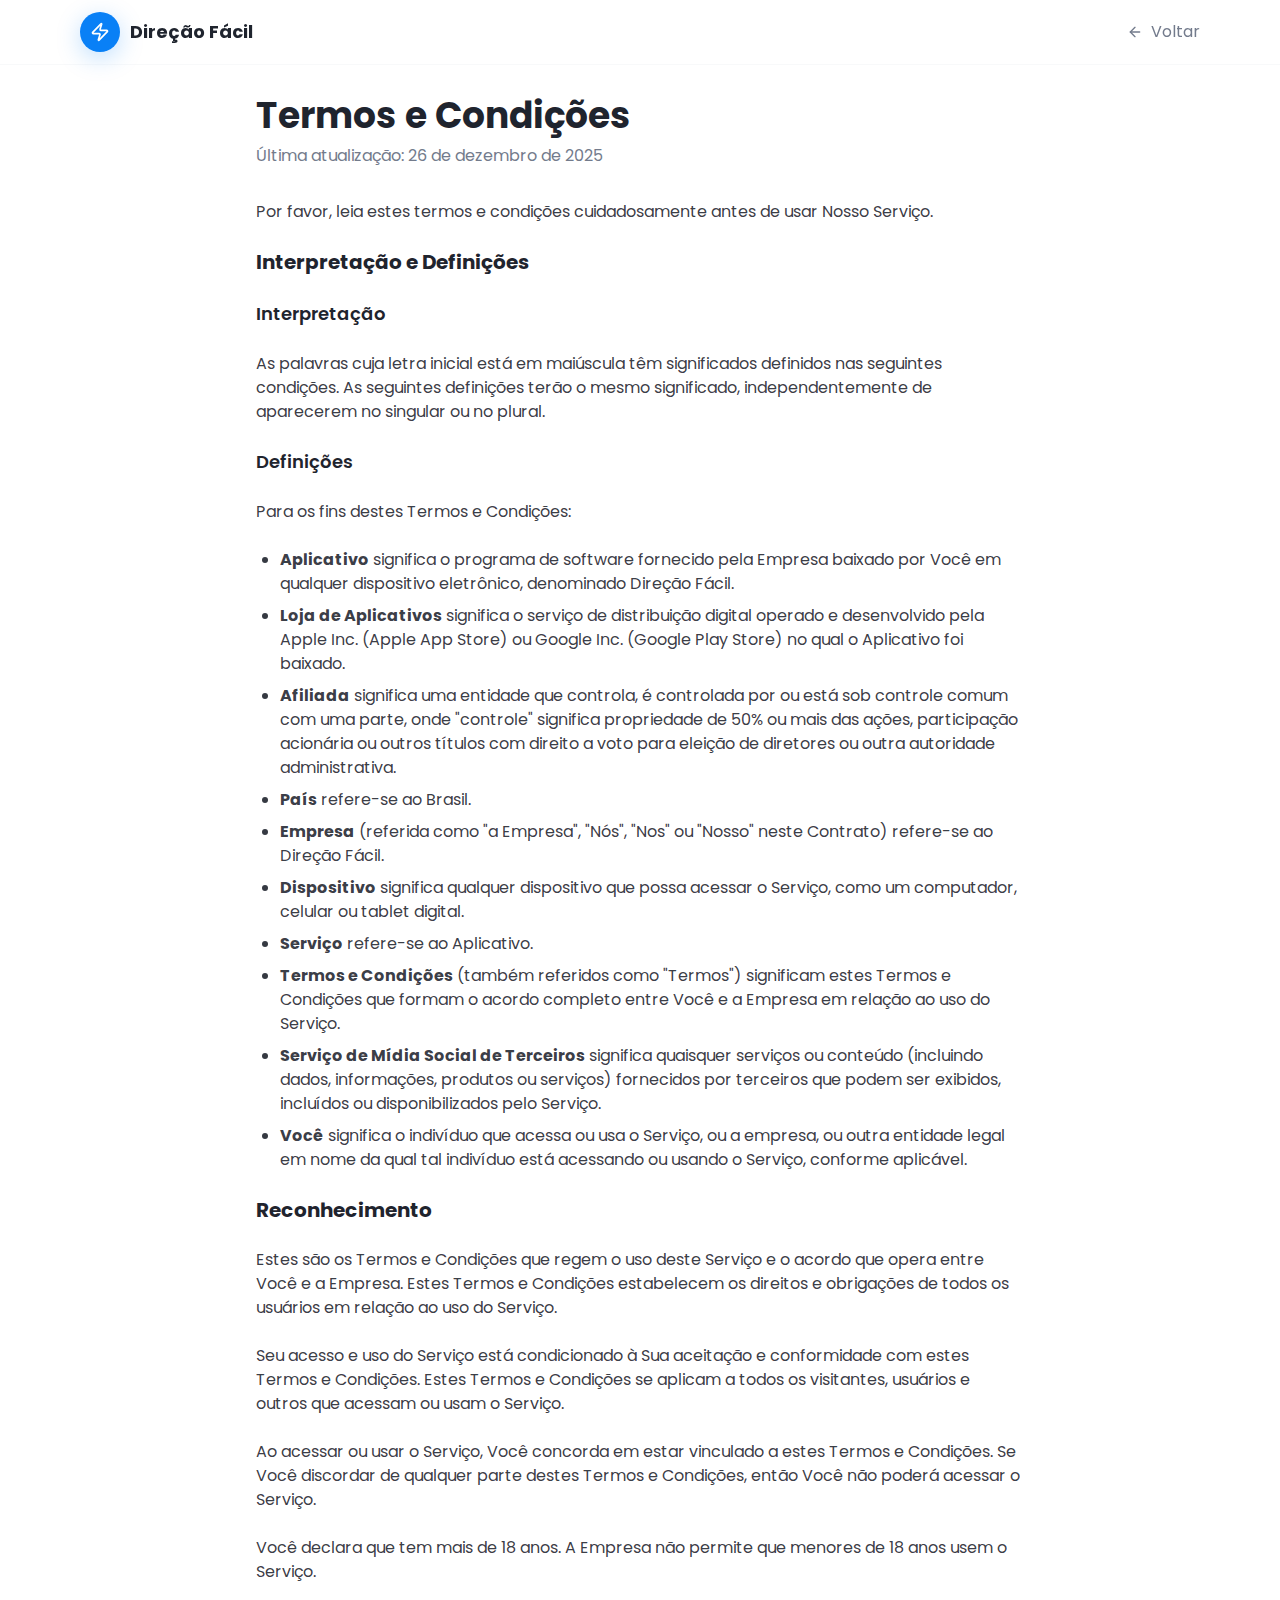
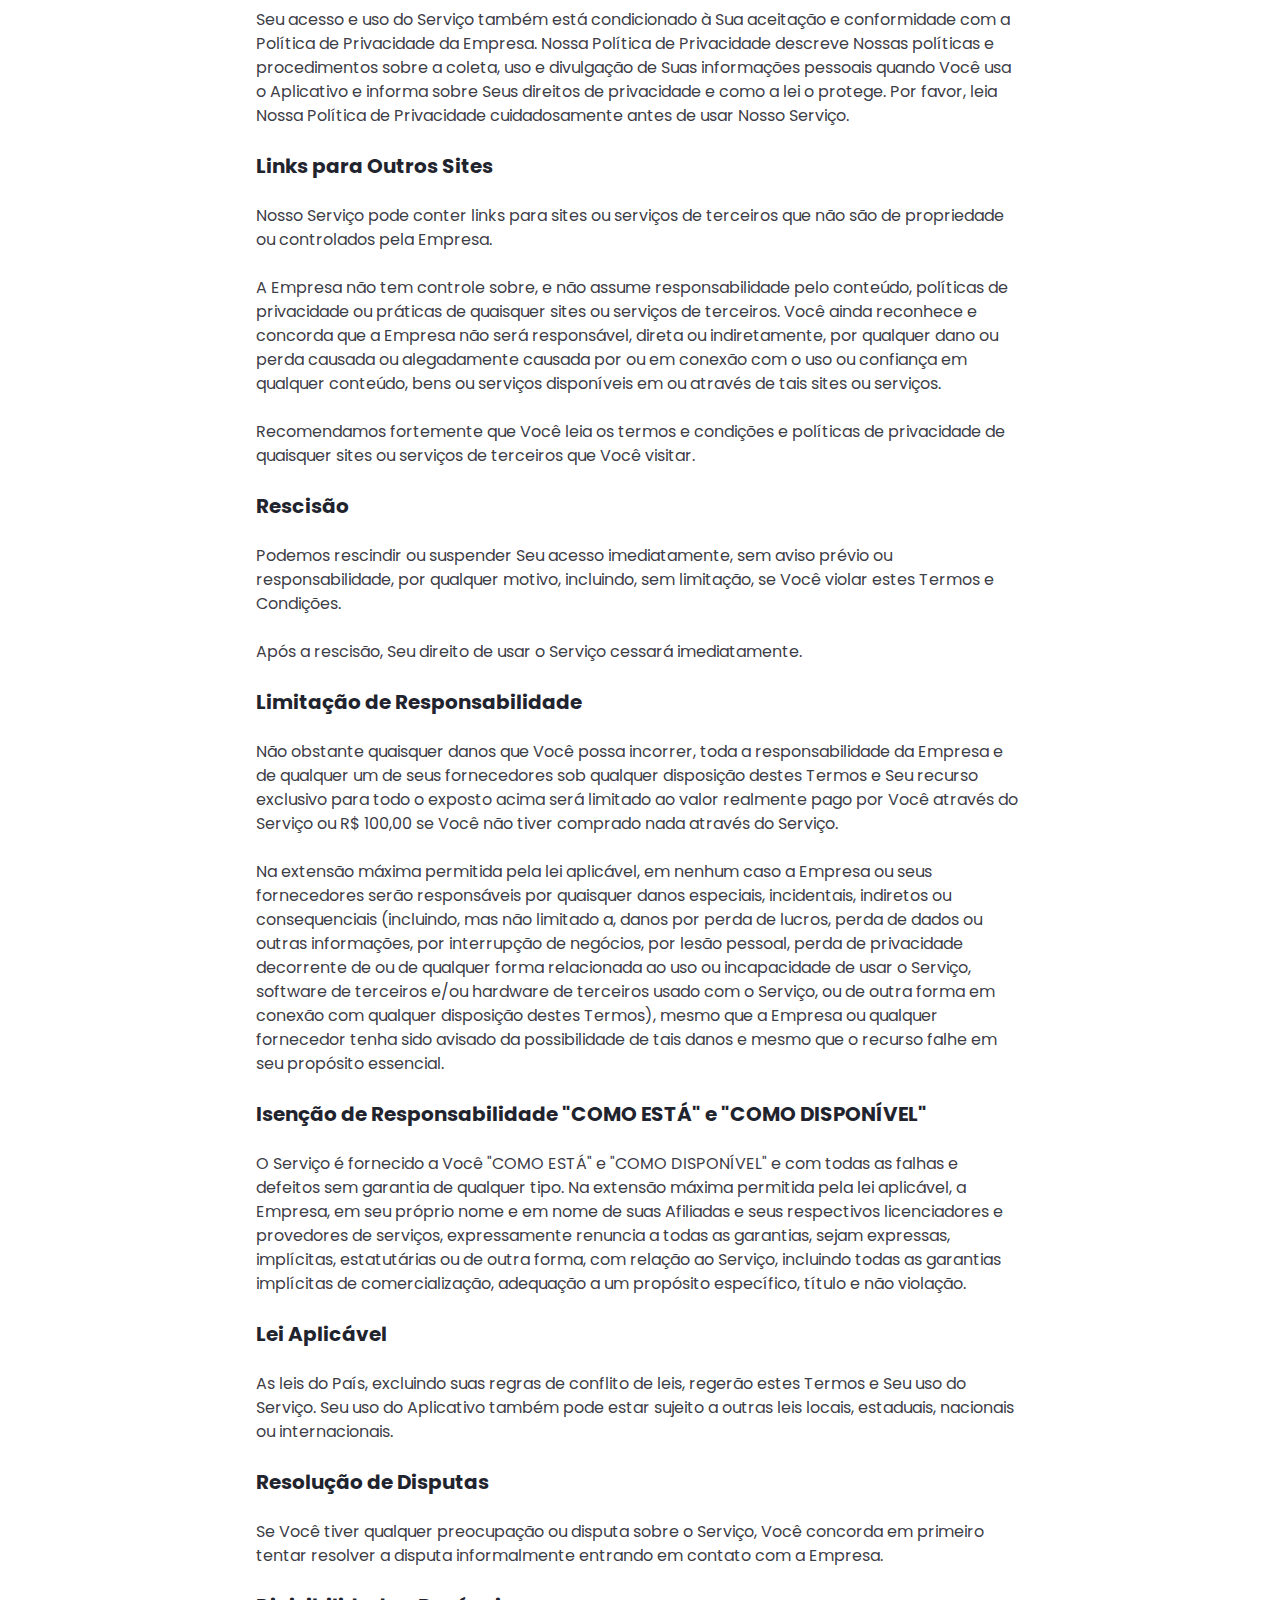
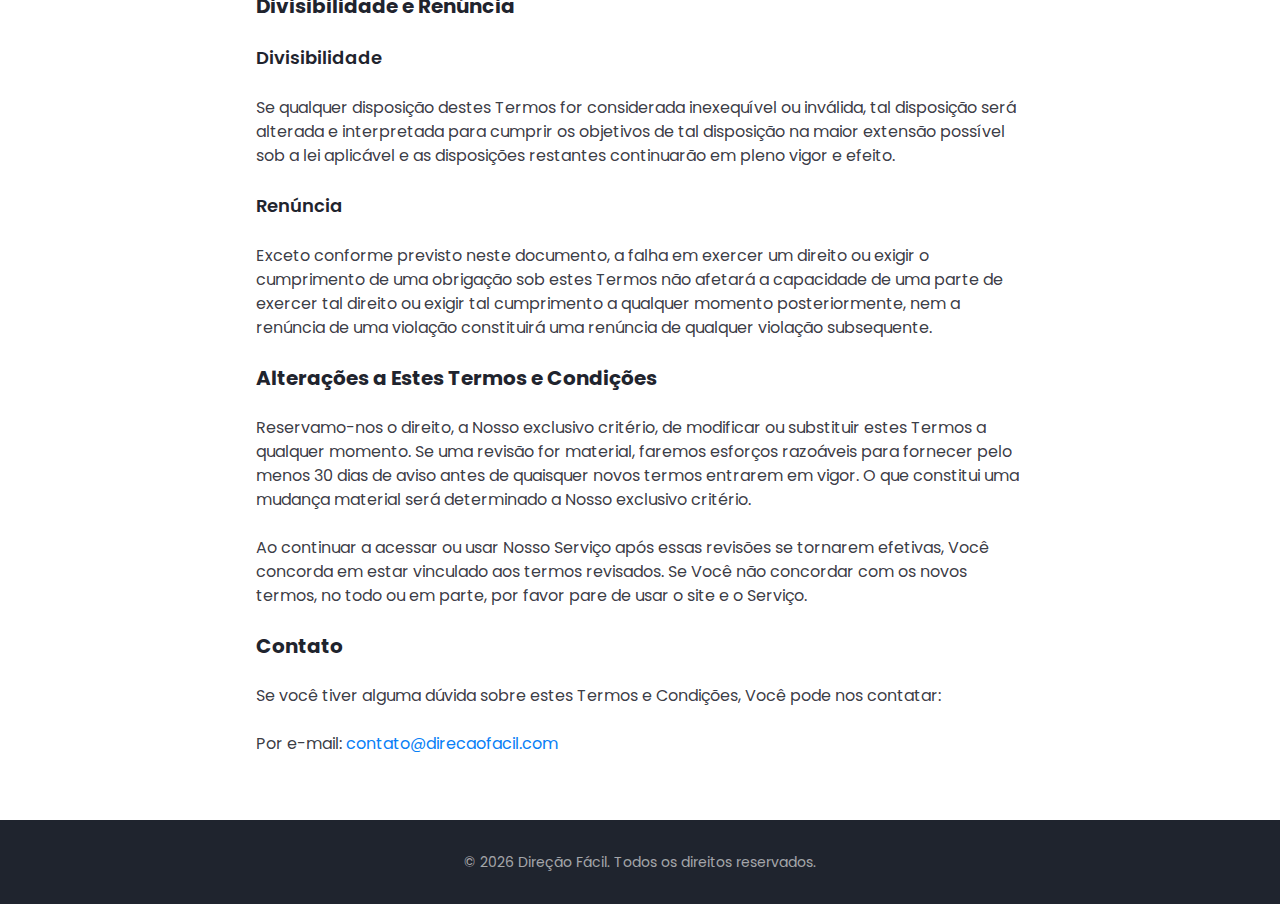
<file: termos.html>
<!DOCTYPE html><!--9jcUAQ46kvS24pvFCH102--><html lang="pt-BR"><head><meta charSet="utf-8"/><meta name="viewport" content="width=device-width, initial-scale=1"/><link rel="stylesheet" href="/_next/static/css/ba636fb5c1d1fdfc.css" data-precedence="next"/><link rel="preload" as="script" fetchPriority="low" href="/_next/static/chunks/webpack-5586a7fb97f8f9f1.js"/><script src="/_next/static/chunks/4bd1b696-c023c6e3521b1417.js" async=""></script><script src="/_next/static/chunks/255-293e44824f2ec188.js" async=""></script><script src="/_next/static/chunks/main-app-519f93b77170ba8f.js" async=""></script><script src="/_next/static/chunks/829-bfa746bdad7c48f1.js" async=""></script><script src="/_next/static/chunks/app/layout-7a164823cb5fb71f.js" async=""></script><script src="/_next/static/chunks/619-ba102abea3e3d0e4.js" async=""></script><script src="/_next/static/chunks/app/not-found-11eec290b5ea0210.js" async=""></script><script src="/_next/static/chunks/app/termos/page-7bc047b30202ffd8.js" async=""></script><link rel="preload" href="https://www.googletagmanager.com/gtm.js?id=GTM-XXXXXXX" as="script"/><link rel="preload" href="https://www.googletagmanager.com/gtag/js?id=G-XXXXXXXXXX" as="script"/><title>Termos e Condições | Direção Fácil</title><meta name="description" content="Leia nossos termos de uso do app Direção Fácil. Informações sobre direitos, responsabilidades e políticas de uso completas."/><link rel="author" href="https://direcao-facil.com"/><meta name="author" content="Direção Fácil"/><meta name="keywords" content="termos,condições,uso,direção fácil,LGPD"/><meta name="creator" content="Direção Fácil"/><meta name="publisher" content="Direção Fácil"/><meta name="robots" content="index, follow"/><link rel="canonical" href="https://direcao-facil.com/termos"/><meta property="og:title" content="Termos e Condições - Direção Fácil"/><meta property="og:description" content="Termos de uso do app Direção Fácil. Leia nossas políticas e condições."/><meta property="og:url" content="https://direcao-facil.com/termos"/><meta property="og:locale" content="pt_BR"/><meta property="og:type" content="website"/><meta name="twitter:card" content="summary_large_image"/><meta name="twitter:title" content="Direção Fácil - Passe na Prova Teórica da CNH"/><meta name="twitter:description" content="App gamificado para estudar leis de trânsito. 5 min por dia."/><script src="/_next/static/chunks/polyfills-42372ed130431b0a.js" noModule=""></script></head><body><div hidden=""><!--$--><!--/$--></div><style>#nprogress{pointer-events:none}#nprogress .bar{background:#0D7FF2;position:fixed;z-index:1600;top: 0;left:0;width:100%;height:3px}#nprogress .peg{display:block;position:absolute;right:0;width:100px;height:100%;box-shadow:0 0 10px #0D7FF2,0 0 5px #0D7FF2;opacity:1;-webkit-transform:rotate(3deg) translate(0px,-4px);-ms-transform:rotate(3deg) translate(0px,-4px);transform:rotate(3deg) translate(0px,-4px)}#nprogress .spinner{display:block;position:fixed;z-index:1600;top: 15px;right:15px}#nprogress .spinner-icon{width:18px;height:18px;box-sizing:border-box;border:2px solid transparent;border-top-color:#0D7FF2;border-left-color:#0D7FF2;border-radius:50%;-webkit-animation:nprogress-spinner 400ms linear infinite;animation:nprogress-spinner 400ms linear infinite}.nprogress-custom-parent{overflow:hidden;position:relative}.nprogress-custom-parent #nprogress .bar,.nprogress-custom-parent #nprogress .spinner{position:absolute}@-webkit-keyframes nprogress-spinner{0%{-webkit-transform:rotate(0deg)}100%{-webkit-transform:rotate(360deg)}}@keyframes nprogress-spinner{0%{transform:rotate(0deg)}100%{transform:rotate(360deg)}}</style><main class="min-h-screen bg-background"><header class="fixed top-0 left-0 right-0 z-50 bg-card/90 backdrop-blur-xl border-b border-border/30"><div class="container-narrow mx-auto px-4 py-3 flex items-center justify-between"><a class="flex items-center gap-2.5" href="/"><div class="w-10 h-10 rounded-2xl bg-primary flex items-center justify-center shadow-primary"><svg xmlns="http://www.w3.org/2000/svg" width="24" height="24" viewBox="0 0 24 24" fill="none" stroke="currentColor" stroke-width="2" stroke-linecap="round" stroke-linejoin="round" class="lucide lucide-zap w-5 h-5 text-primary-foreground"><path d="M4 14a1 1 0 0 1-.78-1.63l9.9-10.2a.5.5 0 0 1 .86.46l-1.92 6.02A1 1 0 0 0 13 10h7a1 1 0 0 1 .78 1.63l-9.9 10.2a.5.5 0 0 1-.86-.46l1.92-6.02A1 1 0 0 0 11 14z"></path></svg></div><span class="font-bold text-lg text-foreground">Direção Fácil</span></a><a class="flex items-center gap-2 text-muted-foreground hover:text-primary transition-colors" href="/"><svg xmlns="http://www.w3.org/2000/svg" width="24" height="24" viewBox="0 0 24 24" fill="none" stroke="currentColor" stroke-width="2" stroke-linecap="round" stroke-linejoin="round" class="lucide lucide-arrow-left w-4 h-4"><path d="m12 19-7-7 7-7"></path><path d="M19 12H5"></path></svg>Voltar</a></div></header><div class="pt-24 pb-16 px-4"><div class="container-narrow mx-auto max-w-3xl"><h1 class="text-3xl md:text-4xl font-bold text-foreground mb-2">Termos e Condições</h1><p class="text-muted-foreground mb-8">Última atualização: 26 de dezembro de 2025</p><div class="prose prose-slate max-w-none space-y-6 text-foreground/90"><p>Por favor, leia estes termos e condições cuidadosamente antes de usar Nosso Serviço.</p><h2 class="text-xl font-bold text-foreground mt-8 mb-4">Interpretação e Definições</h2><h3 class="text-lg font-semibold text-foreground mt-6 mb-3">Interpretação</h3><p>As palavras cuja letra inicial está em maiúscula têm significados definidos nas seguintes condições. As seguintes definições terão o mesmo significado, independentemente de aparecerem no singular ou no plural.</p><h3 class="text-lg font-semibold text-foreground mt-6 mb-3">Definições</h3><p>Para os fins destes Termos e Condições:</p><ul class="list-disc pl-6 space-y-2"><li><strong>Aplicativo</strong> significa o programa de software fornecido pela Empresa baixado por Você em qualquer dispositivo eletrônico, denominado Direção Fácil.</li><li><strong>Loja de Aplicativos</strong> significa o serviço de distribuição digital operado e desenvolvido pela Apple Inc. (Apple App Store) ou Google Inc. (Google Play Store) no qual o Aplicativo foi baixado.</li><li><strong>Afiliada</strong> significa uma entidade que controla, é controlada por ou está sob controle comum com uma parte, onde &quot;controle&quot; significa propriedade de 50% ou mais das ações, participação acionária ou outros títulos com direito a voto para eleição de diretores ou outra autoridade administrativa.</li><li><strong>País</strong> refere-se ao Brasil.</li><li><strong>Empresa</strong> (referida como &quot;a Empresa&quot;, &quot;Nós&quot;, &quot;Nos&quot; ou &quot;Nosso&quot; neste Contrato) refere-se ao Direção Fácil.</li><li><strong>Dispositivo</strong> significa qualquer dispositivo que possa acessar o Serviço, como um computador, celular ou tablet digital.</li><li><strong>Serviço</strong> refere-se ao Aplicativo.</li><li><strong>Termos e Condições</strong> (também referidos como &quot;Termos&quot;) significam estes Termos e Condições que formam o acordo completo entre Você e a Empresa em relação ao uso do Serviço.</li><li><strong>Serviço de Mídia Social de Terceiros</strong> significa quaisquer serviços ou conteúdo (incluindo dados, informações, produtos ou serviços) fornecidos por terceiros que podem ser exibidos, incluídos ou disponibilizados pelo Serviço.</li><li><strong>Você</strong> significa o indivíduo que acessa ou usa o Serviço, ou a empresa, ou outra entidade legal em nome da qual tal indivíduo está acessando ou usando o Serviço, conforme aplicável.</li></ul><h2 class="text-xl font-bold text-foreground mt-8 mb-4">Reconhecimento</h2><p>Estes são os Termos e Condições que regem o uso deste Serviço e o acordo que opera entre Você e a Empresa. Estes Termos e Condições estabelecem os direitos e obrigações de todos os usuários em relação ao uso do Serviço.</p><p>Seu acesso e uso do Serviço está condicionado à Sua aceitação e conformidade com estes Termos e Condições. Estes Termos e Condições se aplicam a todos os visitantes, usuários e outros que acessam ou usam o Serviço.</p><p>Ao acessar ou usar o Serviço, Você concorda em estar vinculado a estes Termos e Condições. Se Você discordar de qualquer parte destes Termos e Condições, então Você não poderá acessar o Serviço.</p><p>Você declara que tem mais de 18 anos. A Empresa não permite que menores de 18 anos usem o Serviço.</p><p>Seu acesso e uso do Serviço também está condicionado à Sua aceitação e conformidade com a Política de Privacidade da Empresa. Nossa Política de Privacidade descreve Nossas políticas e procedimentos sobre a coleta, uso e divulgação de Suas informações pessoais quando Você usa o Aplicativo e informa sobre Seus direitos de privacidade e como a lei o protege. Por favor, leia Nossa Política de Privacidade cuidadosamente antes de usar Nosso Serviço.</p><h2 class="text-xl font-bold text-foreground mt-8 mb-4">Links para Outros Sites</h2><p>Nosso Serviço pode conter links para sites ou serviços de terceiros que não são de propriedade ou controlados pela Empresa.</p><p>A Empresa não tem controle sobre, e não assume responsabilidade pelo conteúdo, políticas de privacidade ou práticas de quaisquer sites ou serviços de terceiros. Você ainda reconhece e concorda que a Empresa não será responsável, direta ou indiretamente, por qualquer dano ou perda causada ou alegadamente causada por ou em conexão com o uso ou confiança em qualquer conteúdo, bens ou serviços disponíveis em ou através de tais sites ou serviços.</p><p>Recomendamos fortemente que Você leia os termos e condições e políticas de privacidade de quaisquer sites ou serviços de terceiros que Você visitar.</p><h2 class="text-xl font-bold text-foreground mt-8 mb-4">Rescisão</h2><p>Podemos rescindir ou suspender Seu acesso imediatamente, sem aviso prévio ou responsabilidade, por qualquer motivo, incluindo, sem limitação, se Você violar estes Termos e Condições.</p><p>Após a rescisão, Seu direito de usar o Serviço cessará imediatamente.</p><h2 class="text-xl font-bold text-foreground mt-8 mb-4">Limitação de Responsabilidade</h2><p>Não obstante quaisquer danos que Você possa incorrer, toda a responsabilidade da Empresa e de qualquer um de seus fornecedores sob qualquer disposição destes Termos e Seu recurso exclusivo para todo o exposto acima será limitado ao valor realmente pago por Você através do Serviço ou R$ 100,00 se Você não tiver comprado nada através do Serviço.</p><p>Na extensão máxima permitida pela lei aplicável, em nenhum caso a Empresa ou seus fornecedores serão responsáveis por quaisquer danos especiais, incidentais, indiretos ou consequenciais (incluindo, mas não limitado a, danos por perda de lucros, perda de dados ou outras informações, por interrupção de negócios, por lesão pessoal, perda de privacidade decorrente de ou de qualquer forma relacionada ao uso ou incapacidade de usar o Serviço, software de terceiros e/ou hardware de terceiros usado com o Serviço, ou de outra forma em conexão com qualquer disposição destes Termos), mesmo que a Empresa ou qualquer fornecedor tenha sido avisado da possibilidade de tais danos e mesmo que o recurso falhe em seu propósito essencial.</p><h2 class="text-xl font-bold text-foreground mt-8 mb-4">Isenção de Responsabilidade &quot;COMO ESTÁ&quot; e &quot;COMO DISPONÍVEL&quot;</h2><p>O Serviço é fornecido a Você &quot;COMO ESTÁ&quot; e &quot;COMO DISPONÍVEL&quot; e com todas as falhas e defeitos sem garantia de qualquer tipo. Na extensão máxima permitida pela lei aplicável, a Empresa, em seu próprio nome e em nome de suas Afiliadas e seus respectivos licenciadores e provedores de serviços, expressamente renuncia a todas as garantias, sejam expressas, implícitas, estatutárias ou de outra forma, com relação ao Serviço, incluindo todas as garantias implícitas de comercialização, adequação a um propósito específico, título e não violação.</p><h2 class="text-xl font-bold text-foreground mt-8 mb-4">Lei Aplicável</h2><p>As leis do País, excluindo suas regras de conflito de leis, regerão estes Termos e Seu uso do Serviço. Seu uso do Aplicativo também pode estar sujeito a outras leis locais, estaduais, nacionais ou internacionais.</p><h2 class="text-xl font-bold text-foreground mt-8 mb-4">Resolução de Disputas</h2><p>Se Você tiver qualquer preocupação ou disputa sobre o Serviço, Você concorda em primeiro tentar resolver a disputa informalmente entrando em contato com a Empresa.</p><h2 class="text-xl font-bold text-foreground mt-8 mb-4">Divisibilidade e Renúncia</h2><h3 class="text-lg font-semibold text-foreground mt-6 mb-3">Divisibilidade</h3><p>Se qualquer disposição destes Termos for considerada inexequível ou inválida, tal disposição será alterada e interpretada para cumprir os objetivos de tal disposição na maior extensão possível sob a lei aplicável e as disposições restantes continuarão em pleno vigor e efeito.</p><h3 class="text-lg font-semibold text-foreground mt-6 mb-3">Renúncia</h3><p>Exceto conforme previsto neste documento, a falha em exercer um direito ou exigir o cumprimento de uma obrigação sob estes Termos não afetará a capacidade de uma parte de exercer tal direito ou exigir tal cumprimento a qualquer momento posteriormente, nem a renúncia de uma violação constituirá uma renúncia de qualquer violação subsequente.</p><h2 class="text-xl font-bold text-foreground mt-8 mb-4">Alterações a Estes Termos e Condições</h2><p>Reservamo-nos o direito, a Nosso exclusivo critério, de modificar ou substituir estes Termos a qualquer momento. Se uma revisão for material, faremos esforços razoáveis para fornecer pelo menos 30 dias de aviso antes de quaisquer novos termos entrarem em vigor. O que constitui uma mudança material será determinado a Nosso exclusivo critério.</p><p>Ao continuar a acessar ou usar Nosso Serviço após essas revisões se tornarem efetivas, Você concorda em estar vinculado aos termos revisados. Se Você não concordar com os novos termos, no todo ou em parte, por favor pare de usar o site e o Serviço.</p><h2 class="text-xl font-bold text-foreground mt-8 mb-4">Contato</h2><p>Se você tiver alguma dúvida sobre estes Termos e Condições, Você pode nos contatar:</p><p>Por e-mail: <a href="mailto:contato@direcaofacil.com" class="text-primary hover:underline">contato@direcaofacil.com</a></p></div></div></div><footer class="bg-foreground text-background py-8 px-4"><div class="container-narrow mx-auto text-center text-background/60 text-sm"><p>© <!-- -->2026<!-- --> Direção Fácil. Todos os direitos reservados.</p></div></footer></main><!--$--><!--/$--><div role="region" aria-label="Notifications (F8)" tabindex="-1" style="pointer-events:none"><ol tabindex="-1" class="fixed top-0 z-[100] flex max-h-screen w-full flex-col-reverse p-4 sm:bottom-0 sm:right-0 sm:top-auto sm:flex-col md:max-w-[420px]"></ol></div><section aria-label="Notifications alt+T" tabindex="-1" aria-live="polite" aria-relevant="additions text" aria-atomic="false"></section><script src="/_next/static/chunks/webpack-5586a7fb97f8f9f1.js" id="_R_" async=""></script><script>(self.__next_f=self.__next_f||[]).push([0])</script><script>self.__next_f.push([1,"1:\"$Sreact.fragment\"\n2:I[8202,[\"829\",\"static/chunks/829-bfa746bdad7c48f1.js\",\"177\",\"static/chunks/app/layout-7a164823cb5fb71f.js\"],\"GoogleTagManager\"]\n3:I[1887,[\"829\",\"static/chunks/829-bfa746bdad7c48f1.js\",\"177\",\"static/chunks/app/layout-7a164823cb5fb71f.js\"],\"\"]\n4:I[8839,[\"829\",\"static/chunks/829-bfa746bdad7c48f1.js\",\"177\",\"static/chunks/app/layout-7a164823cb5fb71f.js\"],\"Providers\"]\n5:I[6700,[\"829\",\"static/chunks/829-bfa746bdad7c48f1.js\",\"177\",\"static/chunks/app/layout-7a164823cb5fb71f.js\"],\"Provider\"]\n6:I[9766,[],\"\"]\n7:I[8924,[],\"\"]\n8:I[3293,[\"619\",\"static/chunks/619-ba102abea3e3d0e4.js\",\"345\",\"static/chunks/app/not-found-11eec290b5ea0210.js\"],\"default\"]\n9:I[3448,[\"829\",\"static/chunks/829-bfa746bdad7c48f1.js\",\"177\",\"static/chunks/app/layout-7a164823cb5fb71f.js\"],\"Toaster\"]\na:I[240,[\"829\",\"static/chunks/829-bfa746bdad7c48f1.js\",\"177\",\"static/chunks/app/layout-7a164823cb5fb71f.js\"],\"Toaster\"]\nb:I[8332,[\"829\",\"static/chunks/829-bfa746bdad7c48f1.js\",\"177\",\"static/chunks/app/layout-7a164823cb5fb71f.js\"],\"GoogleAnalytics\"]\nc:I[5106,[\"619\",\"static/chunks/619-ba102abea3e3d0e4.js\",\"831\",\"static/chunks/app/termos/page-7bc047b30202ffd8.js\"],\"SimpleHeader\"]\n32:I[7150,[],\"\"]\n:HL[\"/_next/static/css/ba636fb5c1d1fdfc.css\",\"style\"]\n"])</script><script>self.__next_f.push([1,"0:{\"P\":null,\"b\":\"9jcUAQ46kvS24pvFCH102\",\"p\":\"\",\"c\":[\"\",\"termos\"],\"i\":false,\"f\":[[[\"\",{\"children\":[\"termos\",{\"children\":[\"__PAGE__\",{}]}]},\"$undefined\",\"$undefined\",true],[\"\",[\"$\",\"$1\",\"c\",{\"children\":[[[\"$\",\"link\",\"0\",{\"rel\":\"stylesheet\",\"href\":\"/_next/static/css/ba636fb5c1d1fdfc.css\",\"precedence\":\"next\",\"crossOrigin\":\"$undefined\",\"nonce\":\"$undefined\"}]],[\"$\",\"html\",null,{\"lang\":\"pt-BR\",\"children\":[[\"$\",\"body\",null,{\"children\":[[\"$\",\"$L2\",null,{\"gtmId\":\"GTM-XXXXXXX\"}],[\"$\",\"$L3\",null,{\"color\":\"#0D7FF2\",\"speed\":340,\"showSpinner\":false}],[\"$\",\"$L4\",null,{\"children\":[\"$\",\"$L5\",null,{\"children\":[[\"$\",\"$L6\",null,{\"parallelRouterKey\":\"children\",\"error\":\"$undefined\",\"errorStyles\":\"$undefined\",\"errorScripts\":\"$undefined\",\"template\":[\"$\",\"$L7\",null,{}],\"templateStyles\":\"$undefined\",\"templateScripts\":\"$undefined\",\"notFound\":[[\"$\",\"$L8\",null,{}],[]],\"forbidden\":\"$undefined\",\"unauthorized\":\"$undefined\"}],[\"$\",\"$L9\",null,{}],[\"$\",\"$La\",null,{}]]}]}]]}],[\"$\",\"$Lb\",null,{\"gaId\":\"G-XXXXXXXXXX\"}]]}]]}],{\"children\":[\"termos\",[\"$\",\"$1\",\"c\",{\"children\":[null,[\"$\",\"$L6\",null,{\"parallelRouterKey\":\"children\",\"error\":\"$undefined\",\"errorStyles\":\"$undefined\",\"errorScripts\":\"$undefined\",\"template\":[\"$\",\"$L7\",null,{}],\"templateStyles\":\"$undefined\",\"templateScripts\":\"$undefined\",\"notFound\":\"$undefined\",\"forbidden\":\"$undefined\",\"unauthorized\":\"$undefined\"}]]}],{\"children\":[\"__PAGE__\",[\"$\",\"$1\",\"c\",{\"children\":[[\"$\",\"main\",null,{\"className\":\"min-h-screen bg-background\",\"children\":[[\"$\",\"$Lc\",null,{}],[\"$\",\"div\",null,{\"className\":\"pt-24 pb-16 px-4\",\"children\":[\"$\",\"div\",null,{\"className\":\"container-narrow mx-auto max-w-3xl\",\"children\":[[\"$\",\"h1\",null,{\"className\":\"text-3xl md:text-4xl font-bold text-foreground mb-2\",\"children\":\"Termos e Condições\"}],[\"$\",\"p\",null,{\"className\":\"text-muted-foreground mb-8\",\"children\":\"Última atualização: 26 de dezembro de 2025\"}],[\"$\",\"div\",null,{\"className\":\"prose prose-slate max-w-none space-y-6 text-foreground/90\",\"children\":[[\"$\",\"p\",null,{\"children\":\"Por favor, leia estes termos e condições cuidadosamente antes de usar Nosso Serviço.\"}],[\"$\",\"h2\",null,{\"className\":\"text-xl font-bold text-foreground mt-8 mb-4\",\"children\":\"Interpretação e Definições\"}],[\"$\",\"h3\",null,{\"className\":\"text-lg font-semibold text-foreground mt-6 mb-3\",\"children\":\"Interpretação\"}],[\"$\",\"p\",null,{\"children\":\"As palavras cuja letra inicial está em maiúscula têm significados definidos nas seguintes condições. As seguintes definições terão o mesmo significado, independentemente de aparecerem no singular ou no plural.\"}],[\"$\",\"h3\",null,{\"className\":\"text-lg font-semibold text-foreground mt-6 mb-3\",\"children\":\"Definições\"}],[\"$\",\"p\",null,{\"children\":\"Para os fins destes Termos e Condições:\"}],[\"$\",\"ul\",null,{\"className\":\"list-disc pl-6 space-y-2\",\"children\":[[\"$\",\"li\",null,{\"children\":[[\"$\",\"strong\",null,{\"children\":\"Aplicativo\"}],\" significa o programa de software fornecido pela Empresa baixado por Você em qualquer dispositivo eletrônico, denominado Direção Fácil.\"]}],[\"$\",\"li\",null,{\"children\":[[\"$\",\"strong\",null,{\"children\":\"Loja de Aplicativos\"}],\" significa o serviço de distribuição digital operado e desenvolvido pela Apple Inc. (Apple App Store) ou Google Inc. (Google Play Store) no qual o Aplicativo foi baixado.\"]}],[\"$\",\"li\",null,{\"children\":[[\"$\",\"strong\",null,{\"children\":\"Afiliada\"}],\" significa uma entidade que controla, é controlada por ou está sob controle comum com uma parte, onde \\\"controle\\\" significa propriedade de 50% ou mais das ações, participação acionária ou outros títulos com direito a voto para eleição de diretores ou outra autoridade administrativa.\"]}],[\"$\",\"li\",null,{\"children\":[[\"$\",\"strong\",null,{\"children\":\"País\"}],\" refere-se ao Brasil.\"]}],[\"$\",\"li\",null,{\"children\":[[\"$\",\"strong\",null,{\"children\":\"Empresa\"}],\" (referida como \\\"a Empresa\\\", \\\"Nós\\\", \\\"Nos\\\" ou \\\"Nosso\\\" neste Contrato) refere-se ao Direção Fácil.\"]}],[\"$\",\"li\",null,{\"children\":[[\"$\",\"strong\",null,{\"children\":\"Dispositivo\"}],\" significa qualquer dispositivo que possa acessar o Serviço, como um computador, celular ou tablet digital.\"]}],[\"$\",\"li\",null,{\"children\":[[\"$\",\"strong\",null,{\"children\":\"Serviço\"}],\" refere-se ao Aplicativo.\"]}],[\"$\",\"li\",null,{\"children\":[[\"$\",\"strong\",null,{\"children\":\"Termos e Condições\"}],\" (também referidos como \\\"Termos\\\") significam estes Termos e Condições que formam o acordo completo entre Você e a Empresa em relação ao uso do Serviço.\"]}],[\"$\",\"li\",null,{\"children\":[[\"$\",\"strong\",null,{\"children\":\"Serviço de Mídia Social de Terceiros\"}],\" significa quaisquer serviços ou conteúdo (incluindo dados, informações, produtos ou serviços) fornecidos por terceiros que podem ser exibidos, incluídos ou disponibilizados pelo Serviço.\"]}],\"$Ld\"]}],\"$Le\",\"$Lf\",\"$L10\",\"$L11\",\"$L12\",\"$L13\",\"$L14\",\"$L15\",\"$L16\",\"$L17\",\"$L18\",\"$L19\",\"$L1a\",\"$L1b\",\"$L1c\",\"$L1d\",\"$L1e\",\"$L1f\",\"$L20\",\"$L21\",\"$L22\",\"$L23\",\"$L24\",\"$L25\",\"$L26\",\"$L27\",\"$L28\",\"$L29\",\"$L2a\",\"$L2b\",\"$L2c\",\"$L2d\",\"$L2e\"]}]]}]}],\"$L2f\"]}],null,\"$L30\"]}],{},null,false]},null,false]},null,false],\"$L31\",false]],\"m\":\"$undefined\",\"G\":[\"$32\",[]],\"s\":false,\"S\":true}\n"])</script><script>self.__next_f.push([1,"33:I[4431,[],\"OutletBoundary\"]\n35:I[5278,[],\"AsyncMetadataOutlet\"]\n37:I[4431,[],\"ViewportBoundary\"]\n39:I[4431,[],\"MetadataBoundary\"]\n3a:\"$Sreact.suspense\"\nd:[\"$\",\"li\",null,{\"children\":[[\"$\",\"strong\",null,{\"children\":\"Você\"}],\" significa o indivíduo que acessa ou usa o Serviço, ou a empresa, ou outra entidade legal em nome da qual tal indivíduo está acessando ou usando o Serviço, conforme aplicável.\"]}]\ne:[\"$\",\"h2\",null,{\"className\":\"text-xl font-bold text-foreground mt-8 mb-4\",\"children\":\"Reconhecimento\"}]\nf:[\"$\",\"p\",null,{\"children\":\"Estes são os Termos e Condições que regem o uso deste Serviço e o acordo que opera entre Você e a Empresa. Estes Termos e Condições estabelecem os direitos e obrigações de todos os usuários em relação ao uso do Serviço.\"}]\n10:[\"$\",\"p\",null,{\"children\":\"Seu acesso e uso do Serviço está condicionado à Sua aceitação e conformidade com estes Termos e Condições. Estes Termos e Condições se aplicam a todos os visitantes, usuários e outros que acessam ou usam o Serviço.\"}]\n11:[\"$\",\"p\",null,{\"children\":\"Ao acessar ou usar o Serviço, Você concorda em estar vinculado a estes Termos e Condições. Se Você discordar de qualquer parte destes Termos e Condições, então Você não poderá acessar o Serviço.\"}]\n12:[\"$\",\"p\",null,{\"children\":\"Você declara que tem mais de 18 anos. A Empresa não permite que menores de 18 anos usem o Serviço.\"}]\n13:[\"$\",\"p\",null,{\"children\":\"Seu acesso e uso do Serviço também está condicionado à Sua aceitação e conformidade com a Política de Privacidade da Empresa. Nossa Política de Privacidade descreve Nossas políticas e procedimentos sobre a coleta, uso e divulgação de Suas informações pessoais quando Você usa o Aplicativo e informa sobre Seus direitos de privacidade e como a lei o protege. Por favor, leia Nossa Política de Privacidade cuidadosamente antes de usar Nosso Serviço.\"}]\n14:[\"$\",\"h2\",null,{\"className\":\"text-xl font-bold text-foreground mt-8 mb-4\",\"children\":\"Links para Outros Sites\"}]\n15:[\"$\",\"p\",null,"])</script><script>self.__next_f.push([1,"{\"children\":\"Nosso Serviço pode conter links para sites ou serviços de terceiros que não são de propriedade ou controlados pela Empresa.\"}]\n16:[\"$\",\"p\",null,{\"children\":\"A Empresa não tem controle sobre, e não assume responsabilidade pelo conteúdo, políticas de privacidade ou práticas de quaisquer sites ou serviços de terceiros. Você ainda reconhece e concorda que a Empresa não será responsável, direta ou indiretamente, por qualquer dano ou perda causada ou alegadamente causada por ou em conexão com o uso ou confiança em qualquer conteúdo, bens ou serviços disponíveis em ou através de tais sites ou serviços.\"}]\n17:[\"$\",\"p\",null,{\"children\":\"Recomendamos fortemente que Você leia os termos e condições e políticas de privacidade de quaisquer sites ou serviços de terceiros que Você visitar.\"}]\n18:[\"$\",\"h2\",null,{\"className\":\"text-xl font-bold text-foreground mt-8 mb-4\",\"children\":\"Rescisão\"}]\n19:[\"$\",\"p\",null,{\"children\":\"Podemos rescindir ou suspender Seu acesso imediatamente, sem aviso prévio ou responsabilidade, por qualquer motivo, incluindo, sem limitação, se Você violar estes Termos e Condições.\"}]\n1a:[\"$\",\"p\",null,{\"children\":\"Após a rescisão, Seu direito de usar o Serviço cessará imediatamente.\"}]\n1b:[\"$\",\"h2\",null,{\"className\":\"text-xl font-bold text-foreground mt-8 mb-4\",\"children\":\"Limitação de Responsabilidade\"}]\n1c:[\"$\",\"p\",null,{\"children\":\"Não obstante quaisquer danos que Você possa incorrer, toda a responsabilidade da Empresa e de qualquer um de seus fornecedores sob qualquer disposição destes Termos e Seu recurso exclusivo para todo o exposto acima será limitado ao valor realmente pago por Você através do Serviço ou R$ 100,00 se Você não tiver comprado nada através do Serviço.\"}]\n"])</script><script>self.__next_f.push([1,"1d:[\"$\",\"p\",null,{\"children\":\"Na extensão máxima permitida pela lei aplicável, em nenhum caso a Empresa ou seus fornecedores serão responsáveis por quaisquer danos especiais, incidentais, indiretos ou consequenciais (incluindo, mas não limitado a, danos por perda de lucros, perda de dados ou outras informações, por interrupção de negócios, por lesão pessoal, perda de privacidade decorrente de ou de qualquer forma relacionada ao uso ou incapacidade de usar o Serviço, software de terceiros e/ou hardware de terceiros usado com o Serviço, ou de outra forma em conexão com qualquer disposição destes Termos), mesmo que a Empresa ou qualquer fornecedor tenha sido avisado da possibilidade de tais danos e mesmo que o recurso falhe em seu propósito essencial.\"}]\n"])</script><script>self.__next_f.push([1,"1e:[\"$\",\"h2\",null,{\"className\":\"text-xl font-bold text-foreground mt-8 mb-4\",\"children\":\"Isenção de Responsabilidade \\\"COMO ESTÁ\\\" e \\\"COMO DISPONÍVEL\\\"\"}]\n1f:[\"$\",\"p\",null,{\"children\":\"O Serviço é fornecido a Você \\\"COMO ESTÁ\\\" e \\\"COMO DISPONÍVEL\\\" e com todas as falhas e defeitos sem garantia de qualquer tipo. Na extensão máxima permitida pela lei aplicável, a Empresa, em seu próprio nome e em nome de suas Afiliadas e seus respectivos licenciadores e provedores de serviços, expressamente renuncia a todas as garantias, sejam expressas, implícitas, estatutárias ou de outra forma, com relação ao Serviço, incluindo todas as garantias implícitas de comercialização, adequação a um propósito específico, título e não violação.\"}]\n20:[\"$\",\"h2\",null,{\"className\":\"text-xl font-bold text-foreground mt-8 mb-4\",\"children\":\"Lei Aplicável\"}]\n21:[\"$\",\"p\",null,{\"children\":\"As leis do País, excluindo suas regras de conflito de leis, regerão estes Termos e Seu uso do Serviço. Seu uso do Aplicativo também pode estar sujeito a outras leis locais, estaduais, nacionais ou internacionais.\"}]\n22:[\"$\",\"h2\",null,{\"className\":\"text-xl font-bold text-foreground mt-8 mb-4\",\"children\":\"Resolução de Disputas\"}]\n23:[\"$\",\"p\",null,{\"children\":\"Se Você tiver qualquer preocupação ou disputa sobre o Serviço, Você concorda em primeiro tentar resolver a disputa informalmente entrando em contato com a Empresa.\"}]\n24:[\"$\",\"h2\",null,{\"className\":\"text-xl font-bold text-foreground mt-8 mb-4\",\"children\":\"Divisibilidade e Renúncia\"}]\n25:[\"$\",\"h3\",null,{\"className\":\"text-lg font-semibold text-foreground mt-6 mb-3\",\"children\":\"Divisibilidade\"}]\n26:[\"$\",\"p\",null,{\"children\":\"Se qualquer disposição destes Termos for considerada inexequível ou inválida, tal disposição será alterada e interpretada para cumprir os objetivos de tal disposição na maior extensão possível sob a lei aplicável e as disposições restantes continuarão em pleno vigor e efeito.\"}]\n27:[\"$\",\"h3\",null,{\"className\":\"text-lg font-semibold"])</script><script>self.__next_f.push([1," text-foreground mt-6 mb-3\",\"children\":\"Renúncia\"}]\n28:[\"$\",\"p\",null,{\"children\":\"Exceto conforme previsto neste documento, a falha em exercer um direito ou exigir o cumprimento de uma obrigação sob estes Termos não afetará a capacidade de uma parte de exercer tal direito ou exigir tal cumprimento a qualquer momento posteriormente, nem a renúncia de uma violação constituirá uma renúncia de qualquer violação subsequente.\"}]\n29:[\"$\",\"h2\",null,{\"className\":\"text-xl font-bold text-foreground mt-8 mb-4\",\"children\":\"Alterações a Estes Termos e Condições\"}]\n2a:[\"$\",\"p\",null,{\"children\":\"Reservamo-nos o direito, a Nosso exclusivo critério, de modificar ou substituir estes Termos a qualquer momento. Se uma revisão for material, faremos esforços razoáveis para fornecer pelo menos 30 dias de aviso antes de quaisquer novos termos entrarem em vigor. O que constitui uma mudança material será determinado a Nosso exclusivo critério.\"}]\n2b:[\"$\",\"p\",null,{\"children\":\"Ao continuar a acessar ou usar Nosso Serviço após essas revisões se tornarem efetivas, Você concorda em estar vinculado aos termos revisados. Se Você não concordar com os novos termos, no todo ou em parte, por favor pare de usar o site e o Serviço.\"}]\n2c:[\"$\",\"h2\",null,{\"className\":\"text-xl font-bold text-foreground mt-8 mb-4\",\"children\":\"Contato\"}]\n2d:[\"$\",\"p\",null,{\"children\":\"Se você tiver alguma dúvida sobre estes Termos e Condições, Você pode nos contatar:\"}]\n2e:[\"$\",\"p\",null,{\"children\":[\"Por e-mail: \",[\"$\",\"a\",null,{\"href\":\"mailto:contato@direcaofacil.com\",\"className\":\"text-primary hover:underline\",\"children\":\"contato@direcaofacil.com\"}]]}]\n2f:[\"$\",\"footer\",null,{\"className\":\"bg-foreground text-background py-8 px-4\",\"children\":[\"$\",\"div\",null,{\"className\":\"container-narrow mx-auto text-center text-background/60 text-sm\",\"children\":[\"$\",\"p\",null,{\"children\":[\"© \",2026,\" Direção Fácil. Todos os direitos reservados.\"]}]}]}]\n30:[\"$\",\"$L33\",null,{\"children\":[\"$L34\",[\"$\",\"$L35\",null,{\"promise\":\"$@36\"}]]}]\n31:[\"$\",\"$1\",\"h\",{\"chil"])</script><script>self.__next_f.push([1,"dren\":[null,[[\"$\",\"$L37\",null,{\"children\":\"$L38\"}],null],[\"$\",\"$L39\",null,{\"children\":[\"$\",\"div\",null,{\"hidden\":true,\"children\":[\"$\",\"$3a\",null,{\"fallback\":null,\"children\":\"$L3b\"}]}]}]]}]\n"])</script><script>self.__next_f.push([1,"38:[[\"$\",\"meta\",\"0\",{\"charSet\":\"utf-8\"}],[\"$\",\"meta\",\"1\",{\"name\":\"viewport\",\"content\":\"width=device-width, initial-scale=1\"}]]\n34:null\n"])</script><script>self.__next_f.push([1,"36:{\"metadata\":[[\"$\",\"title\",\"0\",{\"children\":\"Termos e Condições | Direção Fácil\"}],[\"$\",\"meta\",\"1\",{\"name\":\"description\",\"content\":\"Leia nossos termos de uso do app Direção Fácil. Informações sobre direitos, responsabilidades e políticas de uso completas.\"}],[\"$\",\"link\",\"2\",{\"rel\":\"author\",\"href\":\"https://direcao-facil.com\"}],[\"$\",\"meta\",\"3\",{\"name\":\"author\",\"content\":\"Direção Fácil\"}],[\"$\",\"meta\",\"4\",{\"name\":\"keywords\",\"content\":\"termos,condições,uso,direção fácil,LGPD\"}],[\"$\",\"meta\",\"5\",{\"name\":\"creator\",\"content\":\"Direção Fácil\"}],[\"$\",\"meta\",\"6\",{\"name\":\"publisher\",\"content\":\"Direção Fácil\"}],[\"$\",\"meta\",\"7\",{\"name\":\"robots\",\"content\":\"index, follow\"}],[\"$\",\"link\",\"8\",{\"rel\":\"canonical\",\"href\":\"https://direcao-facil.com/termos\"}],[\"$\",\"meta\",\"9\",{\"property\":\"og:title\",\"content\":\"Termos e Condições - Direção Fácil\"}],[\"$\",\"meta\",\"10\",{\"property\":\"og:description\",\"content\":\"Termos de uso do app Direção Fácil. Leia nossas políticas e condições.\"}],[\"$\",\"meta\",\"11\",{\"property\":\"og:url\",\"content\":\"https://direcao-facil.com/termos\"}],[\"$\",\"meta\",\"12\",{\"property\":\"og:locale\",\"content\":\"pt_BR\"}],[\"$\",\"meta\",\"13\",{\"property\":\"og:type\",\"content\":\"website\"}],[\"$\",\"meta\",\"14\",{\"name\":\"twitter:card\",\"content\":\"summary_large_image\"}],[\"$\",\"meta\",\"15\",{\"name\":\"twitter:title\",\"content\":\"Direção Fácil - Passe na Prova Teórica da CNH\"}],[\"$\",\"meta\",\"16\",{\"name\":\"twitter:description\",\"content\":\"App gamificado para estudar leis de trânsito. 5 min por dia.\"}]],\"error\":null,\"digest\":\"$undefined\"}\n"])</script><script>self.__next_f.push([1,"3b:\"$36:metadata\"\n"])</script></body></html>
</file>
<file: _next/static/css/ba636fb5c1d1fdfc.css>
@import url("https://fonts.googleapis.com/css2?family=Poppins:wght@300;400;500;600;700;800&display=swap");*,:after,:before{--tw-border-spacing-x:0;--tw-border-spacing-y:0;--tw-translate-x:0;--tw-translate-y:0;--tw-rotate:0;--tw-skew-x:0;--tw-skew-y:0;--tw-scale-x:1;--tw-scale-y:1;--tw-pan-x: ;--tw-pan-y: ;--tw-pinch-zoom: ;--tw-scroll-snap-strictness:proximity;--tw-gradient-from-position: ;--tw-gradient-via-position: ;--tw-gradient-to-position: ;--tw-ordinal: ;--tw-slashed-zero: ;--tw-numeric-figure: ;--tw-numeric-spacing: ;--tw-numeric-fraction: ;--tw-ring-inset: ;--tw-ring-offset-width:0px;--tw-ring-offset-color:#fff;--tw-ring-color:rgb(59 130 246/0.5);--tw-ring-offset-shadow:0 0 #0000;--tw-ring-shadow:0 0 #0000;--tw-shadow:0 0 #0000;--tw-shadow-colored:0 0 #0000;--tw-blur: ;--tw-brightness: ;--tw-contrast: ;--tw-grayscale: ;--tw-hue-rotate: ;--tw-invert: ;--tw-saturate: ;--tw-sepia: ;--tw-drop-shadow: ;--tw-backdrop-blur: ;--tw-backdrop-brightness: ;--tw-backdrop-contrast: ;--tw-backdrop-grayscale: ;--tw-backdrop-hue-rotate: ;--tw-backdrop-invert: ;--tw-backdrop-opacity: ;--tw-backdrop-saturate: ;--tw-backdrop-sepia: ;--tw-contain-size: ;--tw-contain-layout: ;--tw-contain-paint: ;--tw-contain-style: }::backdrop{--tw-border-spacing-x:0;--tw-border-spacing-y:0;--tw-translate-x:0;--tw-translate-y:0;--tw-rotate:0;--tw-skew-x:0;--tw-skew-y:0;--tw-scale-x:1;--tw-scale-y:1;--tw-pan-x: ;--tw-pan-y: ;--tw-pinch-zoom: ;--tw-scroll-snap-strictness:proximity;--tw-gradient-from-position: ;--tw-gradient-via-position: ;--tw-gradient-to-position: ;--tw-ordinal: ;--tw-slashed-zero: ;--tw-numeric-figure: ;--tw-numeric-spacing: ;--tw-numeric-fraction: ;--tw-ring-inset: ;--tw-ring-offset-width:0px;--tw-ring-offset-color:#fff;--tw-ring-color:rgb(59 130 246/0.5);--tw-ring-offset-shadow:0 0 #0000;--tw-ring-shadow:0 0 #0000;--tw-shadow:0 0 #0000;--tw-shadow-colored:0 0 #0000;--tw-blur: ;--tw-brightness: ;--tw-contrast: ;--tw-grayscale: ;--tw-hue-rotate: ;--tw-invert: ;--tw-saturate: ;--tw-sepia: ;--tw-drop-shadow: ;--tw-backdrop-blur: ;--tw-backdrop-brightness: ;--tw-backdrop-contrast: ;--tw-backdrop-grayscale: ;--tw-backdrop-hue-rotate: ;--tw-backdrop-invert: ;--tw-backdrop-opacity: ;--tw-backdrop-saturate: ;--tw-backdrop-sepia: ;--tw-contain-size: ;--tw-contain-layout: ;--tw-contain-paint: ;--tw-contain-style: }

/*
! tailwindcss v3.4.19 | MIT License | https://tailwindcss.com
*/*,:after,:before{box-sizing:border-box;border:0 solid #e5e7eb}:after,:before{--tw-content:""}:host,html{line-height:1.5;-webkit-text-size-adjust:100%;-moz-tab-size:4;-o-tab-size:4;tab-size:4;font-family:Poppins,sans-serif;font-feature-settings:normal;font-variation-settings:normal;-webkit-tap-highlight-color:transparent}body{margin:0;line-height:inherit}hr{height:0;color:inherit;border-top-width:1px}abbr:where([title]){-webkit-text-decoration:underline dotted;text-decoration:underline dotted}h1,h2,h3,h4,h5,h6{font-size:inherit;font-weight:inherit}a{color:inherit;text-decoration:inherit}b,strong{font-weight:bolder}code,kbd,pre,samp{font-family:ui-monospace,SFMono-Regular,Menlo,Monaco,Consolas,Liberation Mono,Courier New,monospace;font-feature-settings:normal;font-variation-settings:normal;font-size:1em}small{font-size:80%}sub,sup{font-size:75%;line-height:0;position:relative;vertical-align:baseline}sub{bottom:-.25em}sup{top:-.5em}table{text-indent:0;border-color:inherit;border-collapse:collapse}button,input,optgroup,select,textarea{font-family:inherit;font-feature-settings:inherit;font-variation-settings:inherit;font-size:100%;font-weight:inherit;line-height:inherit;letter-spacing:inherit;color:inherit;margin:0;padding:0}button,select{text-transform:none}button,input:where([type=button]),input:where([type=reset]),input:where([type=submit]){-webkit-appearance:button;background-color:transparent;background-image:none}:-moz-focusring{outline:auto}:-moz-ui-invalid{box-shadow:none}progress{vertical-align:baseline}::-webkit-inner-spin-button,::-webkit-outer-spin-button{height:auto}[type=search]{-webkit-appearance:textfield;outline-offset:-2px}::-webkit-search-decoration{-webkit-appearance:none}::-webkit-file-upload-button{-webkit-appearance:button;font:inherit}summary{display:list-item}blockquote,dd,dl,figure,h1,h2,h3,h4,h5,h6,hr,p,pre{margin:0}fieldset{margin:0}fieldset,legend{padding:0}menu,ol,ul{list-style:none;margin:0;padding:0}dialog{padding:0}textarea{resize:vertical}input::-moz-placeholder,textarea::-moz-placeholder{opacity:1;color:#9ca3af}input::placeholder,textarea::placeholder{opacity:1;color:#9ca3af}[role=button],button{cursor:pointer}:disabled{cursor:default}audio,canvas,embed,iframe,img,object,svg,video{display:block;vertical-align:middle}img,video{max-width:100%;height:auto}[hidden]:where(:not([hidden=until-found])){display:none}:root{--background:0 0% 100%;--foreground:220 20% 15%;--card:0 0% 100%;--card-foreground:220 20% 15%;--popover:0 0% 100%;--popover-foreground:220 20% 15%;--primary:210 93% 50%;--primary-foreground:0 0% 100%;--primary-light:210 100% 97%;--primary-dark:210 93% 42%;--secondary:210 20% 97%;--secondary-foreground:220 20% 15%;--muted:210 15% 95%;--muted-foreground:220 10% 50%;--accent:210 93% 50%;--accent-foreground:0 0% 100%;--success:145 63% 42%;--success-foreground:0 0% 100%;--success-light:145 60% 95%;--destructive:0 72% 51%;--destructive-foreground:0 0% 100%;--destructive-light:0 70% 95%;--warning:43 96% 56%;--warning-foreground:220 20% 15%;--border:210 20% 92%;--input:210 20% 92%;--ring:210 93% 50%;--radius:0.75rem;--gradient-primary:linear-gradient(135deg,hsl(210,93%,50%),hsl(210,93%,58%));--gradient-hero:linear-gradient(180deg,hsl(210,100%,98%),hsl(0,0%,100%));--gradient-card:linear-gradient(180deg,hsl(0,0%,100%),hsl(210,20%,99%));--shadow-xs:0 1px 3px hsl(210,20%,10%,0.03);--shadow-sm:0 2px 8px hsl(210,20%,10%,0.05);--shadow-md:0 4px 16px hsl(210,20%,10%,0.08);--shadow-lg:0 8px 32px hsl(210,20%,10%,0.1);--shadow-primary:0 6px 24px hsl(210,93%,50%,0.25)}.dark{--background:220 20% 8%;--foreground:210 20% 98%;--card:220 20% 12%;--card-foreground:210 20% 98%;--popover:220 20% 12%;--popover-foreground:210 20% 98%;--primary:210 93% 55%;--primary-foreground:0 0% 100%;--secondary:220 20% 18%;--secondary-foreground:210 20% 98%;--muted:220 20% 20%;--muted-foreground:210 15% 60%;--accent:210 93% 55%;--accent-foreground:0 0% 100%;--border:220 20% 20%;--input:220 20% 20%;--ring:210 93% 55%}html{scroll-behavior:smooth}body{background-color:hsl(var(--background));color:hsl(var(--foreground));-webkit-font-smoothing:antialiased;-moz-osx-font-smoothing:grayscale;font-family:Poppins,sans-serif}.container{width:100%;margin-right:auto;margin-left:auto;padding-right:2rem;padding-left:2rem}@media (min-width:1400px){.container{max-width:1400px}}.btn-primary{border-radius:1.25rem;background-color:hsl(var(--primary));padding:.875rem 1.75rem;font-weight:600;color:hsl(var(--primary-foreground));--tw-shadow-color:var(--shadow-primary);--tw-shadow:var(--tw-shadow-colored);transition-property:all;transition-timing-function:cubic-bezier(.4,0,.2,1);transition-duration:.3s;animation-duration:.3s}.btn-primary:hover{--tw-translate-y:-0.125rem;transform:translate(var(--tw-translate-x),var(--tw-translate-y)) rotate(var(--tw-rotate)) skewX(var(--tw-skew-x)) skewY(var(--tw-skew-y)) scaleX(var(--tw-scale-x)) scaleY(var(--tw-scale-y));--tw-shadow:0 10px 15px -3px rgb(0 0 0/0.1),0 4px 6px -4px rgb(0 0 0/0.1);--tw-shadow-colored:0 10px 15px -3px var(--tw-shadow-color),0 4px 6px -4px var(--tw-shadow-color);box-shadow:var(--tw-ring-offset-shadow,0 0 #0000),var(--tw-ring-shadow,0 0 #0000),var(--tw-shadow);--tw-brightness:brightness(1.05);filter:var(--tw-blur) var(--tw-brightness) var(--tw-contrast) var(--tw-grayscale) var(--tw-hue-rotate) var(--tw-invert) var(--tw-saturate) var(--tw-sepia) var(--tw-drop-shadow)}.btn-secondary{border-radius:1.25rem;border-width:1px;border-color:hsl(var(--border));background-color:hsl(var(--card));padding:.875rem 1.75rem;font-weight:600;color:hsl(var(--foreground));--tw-shadow-color:var(--shadow-xs);--tw-shadow:var(--tw-shadow-colored);transition-property:all;transition-timing-function:cubic-bezier(.4,0,.2,1);transition-duration:.3s;animation-duration:.3s}.btn-secondary:hover{border-color:hsl(var(--primary)/.3);--tw-shadow-color:var(--shadow-sm);--tw-shadow:var(--tw-shadow-colored)}.btn-success{border-radius:1.25rem;background-color:hsl(var(--success));padding:.875rem 1.75rem;font-weight:600;color:hsl(var(--success-foreground));--tw-shadow:0 6px 24px hsl(145,63%,42%,0.25);--tw-shadow-colored:0 6px 24px var(--tw-shadow-color);box-shadow:var(--tw-ring-offset-shadow,0 0 #0000),var(--tw-ring-shadow,0 0 #0000),var(--tw-shadow);transition-property:all;transition-timing-function:cubic-bezier(.4,0,.2,1);transition-duration:.3s;animation-duration:.3s}.btn-success:hover{--tw-brightness:brightness(1.05);filter:var(--tw-blur) var(--tw-brightness) var(--tw-contrast) var(--tw-grayscale) var(--tw-hue-rotate) var(--tw-invert) var(--tw-saturate) var(--tw-sepia) var(--tw-drop-shadow)}.card-elevated{border-radius:1.5rem;border-width:1px;border-color:hsl(var(--border)/.3);background-color:hsl(var(--card));--tw-shadow-color:var(--shadow-md);--tw-shadow:var(--tw-shadow-colored);transition-property:all;transition-timing-function:cubic-bezier(.4,0,.2,1);transition-duration:.3s;animation-duration:.3s}.card-elevated:hover{--tw-shadow-color:var(--shadow-lg);--tw-shadow:var(--tw-shadow-colored)}.card-soft{border-radius:1.25rem;border-width:1px;border-color:hsl(var(--border)/.2);background-color:hsl(var(--card));--tw-shadow-color:var(--shadow-sm);--tw-shadow:var(--tw-shadow-colored)}.section-padding{padding:5rem 1rem}@media (min-width:768px){.section-padding{padding:7rem 2rem}}.container-narrow{margin-left:auto;margin-right:auto;max-width:72rem}.gradient-text{background-image:linear-gradient(to right,var(--tw-gradient-stops));--tw-gradient-from:hsl(var(--primary)) var(--tw-gradient-from-position);--tw-gradient-to:hsl(var(--primary)/0) var(--tw-gradient-to-position);--tw-gradient-stops:var(--tw-gradient-from),var(--tw-gradient-to);--tw-gradient-to:hsl(210,93%,58%) var(--tw-gradient-to-position);-webkit-background-clip:text;background-clip:text;color:transparent}.badge-success{background-color:hsl(var(--success-light));color:hsl(var(--success))}.badge-primary,.badge-success{display:inline-flex;align-items:center;gap:.375rem;border-radius:1rem;padding:.375rem .75rem;font-size:.875rem;line-height:1.25rem;font-weight:500}.badge-primary{background-color:hsl(var(--primary-light));color:hsl(var(--primary))}.animate-float{animation:float 6s ease-in-out infinite}.sr-only{position:absolute;width:1px;height:1px;padding:0;margin:-1px;overflow:hidden;clip:rect(0,0,0,0);white-space:nowrap;border-width:0}.pointer-events-none{pointer-events:none}.pointer-events-auto{pointer-events:auto}.visible{visibility:visible}.invisible{visibility:hidden}.fixed{position:fixed}.absolute{position:absolute}.relative{position:relative}.sticky{position:sticky}.inset-0{inset:0}.inset-x-0{left:0;right:0}.inset-y-0{top:0;bottom:0}.-bottom-12{bottom:-3rem}.-left-12{left:-3rem}.-right-12{right:-3rem}.-right-3{right:-.75rem}.-top-12{top:-3rem}.bottom-0{bottom:0}.bottom-8{bottom:2rem}.left-0{left:0}.left-1{left:.25rem}.left-1\/2{left:50%}.left-2{left:.5rem}.left-3{left:.75rem}.left-\[50\%\]{left:50%}.right-0{right:0}.right-1{right:.25rem}.right-2{right:.5rem}.right-3{right:.75rem}.right-4{right:1rem}.right-6{right:1.5rem}.top-0{top:0}.top-1\.5{top:.375rem}.top-1\/2{top:50%}.top-2{top:.5rem}.top-24{top:6rem}.top-3\.5{top:.875rem}.top-4{top:1rem}.top-6{top:1.5rem}.top-\[1px\]{top:1px}.top-\[50\%\]{top:50%}.top-\[60\%\]{top:60%}.top-full{top:100%}.-z-10{z-index:-10}.z-10{z-index:10}.z-20{z-index:20}.z-50{z-index:50}.z-\[100\]{z-index:100}.z-\[1\]{z-index:1}.-mx-1{margin-left:-.25rem;margin-right:-.25rem}.-mx-4{margin-left:-1rem;margin-right:-1rem}.mx-2{margin-left:.5rem;margin-right:.5rem}.mx-3\.5{margin-left:.875rem;margin-right:.875rem}.mx-auto{margin-left:auto;margin-right:auto}.my-0\.5{margin-top:.125rem;margin-bottom:.125rem}.my-1{margin-top:.25rem;margin-bottom:.25rem}.my-12{margin-top:3rem;margin-bottom:3rem}.-ml-4{margin-left:-1rem}.-mt-4{margin-top:-1rem}.mb-0\.5{margin-bottom:.125rem}.mb-1{margin-bottom:.25rem}.mb-10{margin-bottom:2.5rem}.mb-12{margin-bottom:3rem}.mb-14{margin-bottom:3.5rem}.mb-2{margin-bottom:.5rem}.mb-3{margin-bottom:.75rem}.mb-4{margin-bottom:1rem}.mb-5{margin-bottom:1.25rem}.mb-6{margin-bottom:1.5rem}.mb-7{margin-bottom:1.75rem}.mb-8{margin-bottom:2rem}.ml-1{margin-left:.25rem}.ml-1\.5{margin-left:.375rem}.ml-2{margin-left:.5rem}.ml-auto{margin-left:auto}.mr-2{margin-right:.5rem}.mt-0\.5{margin-top:.125rem}.mt-1{margin-top:.25rem}.mt-1\.5{margin-top:.375rem}.mt-10{margin-top:2.5rem}.mt-12{margin-top:3rem}.mt-16{margin-top:4rem}.mt-2{margin-top:.5rem}.mt-24{margin-top:6rem}.mt-3{margin-top:.75rem}.mt-4{margin-top:1rem}.mt-6{margin-top:1.5rem}.mt-8{margin-top:2rem}.mt-auto{margin-top:auto}.line-clamp-2{-webkit-line-clamp:2}.line-clamp-2,.line-clamp-3{overflow:hidden;display:-webkit-box;-webkit-box-orient:vertical}.line-clamp-3{-webkit-line-clamp:3}.block{display:block}.inline-block{display:inline-block}.inline{display:inline}.flex{display:flex}.inline-flex{display:inline-flex}.table{display:table}.grid{display:grid}.hidden{display:none}.aspect-square{aspect-ratio:1/1}.aspect-video{aspect-ratio:16/9}.size-4{width:1rem;height:1rem}.h-1\.5{height:.375rem}.h-10{height:2.5rem}.h-11{height:2.75rem}.h-12{height:3rem}.h-14{height:3.5rem}.h-16{height:4rem}.h-2{height:.5rem}.h-2\.5{height:.625rem}.h-20{height:5rem}.h-24{height:6rem}.h-3{height:.75rem}.h-3\.5{height:.875rem}.h-4{height:1rem}.h-5{height:1.25rem}.h-6{height:1.5rem}.h-7{height:1.75rem}.h-8{height:2rem}.h-9{height:2.25rem}.h-\[1px\]{height:1px}.h-\[var\(--radix-navigation-menu-viewport-height\)\]{height:var(--radix-navigation-menu-viewport-height)}.h-\[var\(--radix-select-trigger-height\)\]{height:var(--radix-select-trigger-height)}.h-auto{height:auto}.h-full{height:100%}.h-px{height:1px}.h-svh{height:100svh}.max-h-96{max-height:24rem}.max-h-\[300px\]{max-height:300px}.max-h-screen{max-height:100vh}.min-h-0{min-height:0}.min-h-\[80px\]{min-height:80px}.min-h-screen{min-height:100vh}.min-h-svh{min-height:100svh}.w-0{width:0}.w-1{width:.25rem}.w-1\.5{width:.375rem}.w-1\/6{width:16.666667%}.w-10{width:2.5rem}.w-11{width:2.75rem}.w-12{width:3rem}.w-14{width:3.5rem}.w-16{width:4rem}.w-2{width:.5rem}.w-2\.5{width:.625rem}.w-20{width:5rem}.w-24{width:6rem}.w-3{width:.75rem}.w-3\.5{width:.875rem}.w-3\/4{width:75%}.w-4{width:1rem}.w-40{width:10rem}.w-48{width:12rem}.w-5{width:1.25rem}.w-6{width:1.5rem}.w-64{width:16rem}.w-7{width:1.75rem}.w-72{width:18rem}.w-8{width:2rem}.w-9{width:2.25rem}.w-\[--sidebar-width\]{width:var(--sidebar-width)}.w-\[100px\]{width:100px}.w-\[1px\]{width:1px}.w-auto{width:auto}.w-full{width:100%}.w-max{width:-moz-max-content;width:max-content}.w-px{width:1px}.min-w-0{min-width:0}.min-w-5{min-width:1.25rem}.min-w-\[12rem\]{min-width:12rem}.min-w-\[8rem\]{min-width:8rem}.min-w-\[var\(--radix-select-trigger-width\)\]{min-width:var(--radix-select-trigger-width)}.max-w-2xl{max-width:42rem}.max-w-3xl{max-width:48rem}.max-w-4xl{max-width:56rem}.max-w-6xl{max-width:72rem}.max-w-7xl{max-width:80rem}.max-w-\[--skeleton-width\]{max-width:var(--skeleton-width)}.max-w-lg{max-width:32rem}.max-w-max{max-width:-moz-max-content;max-width:max-content}.max-w-none{max-width:none}.max-w-xl{max-width:36rem}.flex-1{flex:1 1 0%}.flex-shrink-0,.shrink-0{flex-shrink:0}.grow{flex-grow:1}.grow-0{flex-grow:0}.basis-full{flex-basis:100%}.caption-bottom{caption-side:bottom}.border-collapse{border-collapse:collapse}.-translate-x-1\/2{--tw-translate-x:-50%}.-translate-x-1\/2,.-translate-x-px{transform:translate(var(--tw-translate-x),var(--tw-translate-y)) rotate(var(--tw-rotate)) skewX(var(--tw-skew-x)) skewY(var(--tw-skew-y)) scaleX(var(--tw-scale-x)) scaleY(var(--tw-scale-y))}.-translate-x-px{--tw-translate-x:-1px}.-translate-y-1\/2{--tw-translate-y:-50%}.-translate-y-1\/2,.translate-x-\[-50\%\]{transform:translate(var(--tw-translate-x),var(--tw-translate-y)) rotate(var(--tw-rotate)) skewX(var(--tw-skew-x)) skewY(var(--tw-skew-y)) scaleX(var(--tw-scale-x)) scaleY(var(--tw-scale-y))}.translate-x-\[-50\%\]{--tw-translate-x:-50%}.translate-x-px{--tw-translate-x:1px}.translate-x-px,.translate-y-\[-50\%\]{transform:translate(var(--tw-translate-x),var(--tw-translate-y)) rotate(var(--tw-rotate)) skewX(var(--tw-skew-x)) skewY(var(--tw-skew-y)) scaleX(var(--tw-scale-x)) scaleY(var(--tw-scale-y))}.translate-y-\[-50\%\]{--tw-translate-y:-50%}.rotate-45{--tw-rotate:45deg}.rotate-45,.rotate-90{transform:translate(var(--tw-translate-x),var(--tw-translate-y)) rotate(var(--tw-rotate)) skewX(var(--tw-skew-x)) skewY(var(--tw-skew-y)) scaleX(var(--tw-scale-x)) scaleY(var(--tw-scale-y))}.rotate-90{--tw-rotate:90deg}.transform{transform:translate(var(--tw-translate-x),var(--tw-translate-y)) rotate(var(--tw-rotate)) skewX(var(--tw-skew-x)) skewY(var(--tw-skew-y)) scaleX(var(--tw-scale-x)) scaleY(var(--tw-scale-y))}@keyframes pulse{50%{opacity:.5}}.animate-pulse{animation:pulse 2s cubic-bezier(.4,0,.6,1) infinite}.cursor-default{cursor:default}.cursor-pointer{cursor:pointer}.touch-none{touch-action:none}.select-none{-webkit-user-select:none;-moz-user-select:none;user-select:none}.list-disc{list-style-type:disc}.list-none{list-style-type:none}.grid-cols-2{grid-template-columns:repeat(2,minmax(0,1fr))}.flex-row{flex-direction:row}.flex-col{flex-direction:column}.flex-col-reverse{flex-direction:column-reverse}.flex-wrap{flex-wrap:wrap}.items-start{align-items:flex-start}.items-end{align-items:flex-end}.items-center{align-items:center}.items-stretch{align-items:stretch}.justify-center{justify-content:center}.justify-between{justify-content:space-between}.gap-0\.5{gap:.125rem}.gap-1{gap:.25rem}.gap-1\.5{gap:.375rem}.gap-12{gap:3rem}.gap-2{gap:.5rem}.gap-2\.5{gap:.625rem}.gap-3{gap:.75rem}.gap-4{gap:1rem}.gap-5{gap:1.25rem}.gap-6{gap:1.5rem}.gap-8{gap:2rem}.-space-x-2>:not([hidden])~:not([hidden]){--tw-space-x-reverse:0;margin-right:calc(-.5rem * var(--tw-space-x-reverse));margin-left:calc(-.5rem * calc(1 - var(--tw-space-x-reverse)))}.space-x-1>:not([hidden])~:not([hidden]){--tw-space-x-reverse:0;margin-right:calc(.25rem * var(--tw-space-x-reverse));margin-left:calc(.25rem * calc(1 - var(--tw-space-x-reverse)))}.space-x-4>:not([hidden])~:not([hidden]){--tw-space-x-reverse:0;margin-right:calc(1rem * var(--tw-space-x-reverse));margin-left:calc(1rem * calc(1 - var(--tw-space-x-reverse)))}.space-y-1>:not([hidden])~:not([hidden]){--tw-space-y-reverse:0;margin-top:calc(.25rem * calc(1 - var(--tw-space-y-reverse)));margin-bottom:calc(.25rem * var(--tw-space-y-reverse))}.space-y-1\.5>:not([hidden])~:not([hidden]){--tw-space-y-reverse:0;margin-top:calc(.375rem * calc(1 - var(--tw-space-y-reverse)));margin-bottom:calc(.375rem * var(--tw-space-y-reverse))}.space-y-2>:not([hidden])~:not([hidden]){--tw-space-y-reverse:0;margin-top:calc(.5rem * calc(1 - var(--tw-space-y-reverse)));margin-bottom:calc(.5rem * var(--tw-space-y-reverse))}.space-y-3>:not([hidden])~:not([hidden]){--tw-space-y-reverse:0;margin-top:calc(.75rem * calc(1 - var(--tw-space-y-reverse)));margin-bottom:calc(.75rem * var(--tw-space-y-reverse))}.space-y-4>:not([hidden])~:not([hidden]){--tw-space-y-reverse:0;margin-top:calc(1rem * calc(1 - var(--tw-space-y-reverse)));margin-bottom:calc(1rem * var(--tw-space-y-reverse))}.space-y-5>:not([hidden])~:not([hidden]){--tw-space-y-reverse:0;margin-top:calc(1.25rem * calc(1 - var(--tw-space-y-reverse)));margin-bottom:calc(1.25rem * var(--tw-space-y-reverse))}.space-y-6>:not([hidden])~:not([hidden]){--tw-space-y-reverse:0;margin-top:calc(1.5rem * calc(1 - var(--tw-space-y-reverse)));margin-bottom:calc(1.5rem * var(--tw-space-y-reverse))}.space-y-8>:not([hidden])~:not([hidden]){--tw-space-y-reverse:0;margin-top:calc(2rem * calc(1 - var(--tw-space-y-reverse)));margin-bottom:calc(2rem * var(--tw-space-y-reverse))}.overflow-auto{overflow:auto}.overflow-hidden{overflow:hidden}.overflow-x-auto{overflow-x:auto}.overflow-y-auto{overflow-y:auto}.overflow-x-hidden{overflow-x:hidden}.whitespace-nowrap{white-space:nowrap}.break-words{overflow-wrap:break-word}.rounded-2xl{border-radius:1.25rem}.rounded-3xl{border-radius:1.5rem}.rounded-\[2px\]{border-radius:2px}.rounded-\[2rem\]{border-radius:2rem}.rounded-\[inherit\]{border-radius:inherit}.rounded-full{border-radius:9999px}.rounded-lg{border-radius:var(--radius)}.rounded-md{border-radius:calc(var(--radius) - 2px)}.rounded-sm{border-radius:calc(var(--radius) - 4px)}.rounded-xl{border-radius:1rem}.rounded-t-\[10px\]{border-top-left-radius:10px;border-top-right-radius:10px}.rounded-tl-sm{border-top-left-radius:calc(var(--radius) - 4px)}.border{border-width:1px}.border-2{border-width:2px}.border-4{border-width:4px}.border-\[1\.5px\]{border-width:1.5px}.border-y{border-top-width:1px}.border-b,.border-y{border-bottom-width:1px}.border-l{border-left-width:1px}.border-r{border-right-width:1px}.border-t{border-top-width:1px}.border-dashed{border-style:dashed}.border-\[--color-border\]{border-color:var(--color-border)}.border-background\/10{border-color:hsl(var(--background)/.1)}.border-blue-200{--tw-border-opacity:1;border-color:rgb(191 219 254/var(--tw-border-opacity,1))}.border-border{border-color:hsl(var(--border))}.border-border\/30{border-color:hsl(var(--border)/.3)}.border-border\/50{border-color:hsl(var(--border)/.5)}.border-card{border-color:hsl(var(--card))}.border-destructive{border-color:hsl(var(--destructive))}.border-destructive\/50{border-color:hsl(var(--destructive)/.5)}.border-gray-200{--tw-border-opacity:1;border-color:rgb(229 231 235/var(--tw-border-opacity,1))}.border-input{border-color:hsl(var(--input))}.border-primary{border-color:hsl(var(--primary))}.border-primary-foreground\/10{border-color:hsl(var(--primary-foreground)/.1)}.border-primary-foreground\/20{border-color:hsl(var(--primary-foreground)/.2)}.border-primary\/20{border-color:hsl(var(--primary)/.2)}.border-success{border-color:hsl(var(--success))}.border-transparent{border-color:transparent}.border-l-transparent{border-left-color:transparent}.border-t-transparent{border-top-color:transparent}.bg-\[\#0D7FF2\]{--tw-bg-opacity:1;background-color:rgb(13 127 242/var(--tw-bg-opacity,1))}.bg-\[--color-bg\]{background-color:var(--color-bg)}.bg-accent{background-color:hsl(var(--accent))}.bg-background{background-color:hsl(var(--background))}.bg-background\/10{background-color:hsl(var(--background)/.1)}.bg-black\/80{background-color:rgb(0 0 0/.8)}.bg-blue-50{--tw-bg-opacity:1;background-color:rgb(239 246 255/var(--tw-bg-opacity,1))}.bg-border{background-color:hsl(var(--border))}.bg-card{background-color:hsl(var(--card))}.bg-card\/90{background-color:hsl(var(--card)/.9)}.bg-destructive{background-color:hsl(var(--destructive))}.bg-foreground{background-color:hsl(var(--foreground))}.bg-gray-100{--tw-bg-opacity:1;background-color:rgb(243 244 246/var(--tw-bg-opacity,1))}.bg-gray-50{--tw-bg-opacity:1;background-color:rgb(249 250 251/var(--tw-bg-opacity,1))}.bg-muted{background-color:hsl(var(--muted))}.bg-muted\/50{background-color:hsl(var(--muted)/.5)}.bg-popover{background-color:hsl(var(--popover))}.bg-primary{background-color:hsl(var(--primary))}.bg-primary-foreground{background-color:hsl(var(--primary-foreground))}.bg-primary-foreground\/10{background-color:hsl(var(--primary-foreground)/.1)}.bg-primary-foreground\/20{background-color:hsl(var(--primary-foreground)/.2)}.bg-primary-light{background-color:hsl(var(--primary-light))}.bg-primary\/10{background-color:hsl(var(--primary)/.1)}.bg-secondary{background-color:hsl(var(--secondary))}.bg-secondary\/30{background-color:hsl(var(--secondary)/.3)}.bg-secondary\/50{background-color:hsl(var(--secondary)/.5)}.bg-success{background-color:hsl(var(--success))}.bg-success-light{background-color:hsl(var(--success-light))}.bg-success\/10{background-color:hsl(var(--success)/.1)}.bg-transparent{background-color:transparent}.bg-warning{background-color:hsl(var(--warning))}.bg-warning\/10{background-color:hsl(var(--warning)/.1)}.bg-white{--tw-bg-opacity:1;background-color:rgb(255 255 255/var(--tw-bg-opacity,1))}.bg-gradient-to-b{background-image:linear-gradient(to bottom,var(--tw-gradient-stops))}.bg-gradient-to-br{background-image:linear-gradient(to bottom right,var(--tw-gradient-stops))}.from-primary-light{--tw-gradient-from:hsl(var(--primary-light)) var(--tw-gradient-from-position);--tw-gradient-to:hsl(var(--primary-light)/0) var(--tw-gradient-to-position);--tw-gradient-stops:var(--tw-gradient-from),var(--tw-gradient-to)}.from-primary\/10{--tw-gradient-from:hsl(var(--primary)/0.1) var(--tw-gradient-from-position);--tw-gradient-to:hsl(var(--primary)/0) var(--tw-gradient-to-position);--tw-gradient-stops:var(--tw-gradient-from),var(--tw-gradient-to)}.via-background{--tw-gradient-to:hsl(var(--background)/0) var(--tw-gradient-to-position);--tw-gradient-stops:var(--tw-gradient-from),hsl(var(--background)) var(--tw-gradient-via-position),var(--tw-gradient-to)}.via-primary\/5{--tw-gradient-to:hsl(var(--primary)/0) var(--tw-gradient-to-position);--tw-gradient-stops:var(--tw-gradient-from),hsl(var(--primary)/0.05) var(--tw-gradient-via-position),var(--tw-gradient-to)}.to-background{--tw-gradient-to:hsl(var(--background)) var(--tw-gradient-to-position)}.fill-current{fill:currentColor}.fill-primary-foreground{fill:hsl(var(--primary-foreground))}.fill-warning{fill:hsl(var(--warning))}.object-contain{-o-object-fit:contain;object-fit:contain}.p-0{padding:0}.p-1{padding:.25rem}.p-2{padding:.5rem}.p-3{padding:.75rem}.p-4{padding:1rem}.p-5{padding:1.25rem}.p-6{padding:1.5rem}.p-7{padding:1.75rem}.p-8{padding:2rem}.p-\[1px\]{padding:1px}.px-1{padding-left:.25rem;padding-right:.25rem}.px-2{padding-left:.5rem;padding-right:.5rem}.px-2\.5{padding-left:.625rem;padding-right:.625rem}.px-3{padding-left:.75rem;padding-right:.75rem}.px-4{padding-left:1rem;padding-right:1rem}.px-5{padding-left:1.25rem;padding-right:1.25rem}.px-6{padding-left:1.5rem;padding-right:1.5rem}.px-7{padding-left:1.75rem;padding-right:1.75rem}.px-8{padding-left:2rem;padding-right:2rem}.py-0\.5{padding-top:.125rem;padding-bottom:.125rem}.py-1{padding-top:.25rem;padding-bottom:.25rem}.py-1\.5{padding-top:.375rem;padding-bottom:.375rem}.py-10{padding-top:2.5rem;padding-bottom:2.5rem}.py-12{padding-top:3rem;padding-bottom:3rem}.py-16{padding-top:4rem;padding-bottom:4rem}.py-2{padding-top:.5rem;padding-bottom:.5rem}.py-2\.5{padding-top:.625rem;padding-bottom:.625rem}.py-20{padding-top:5rem;padding-bottom:5rem}.py-3{padding-top:.75rem;padding-bottom:.75rem}.py-3\.5{padding-top:.875rem;padding-bottom:.875rem}.py-4{padding-top:1rem;padding-bottom:1rem}.py-6{padding-top:1.5rem;padding-bottom:1.5rem}.py-8{padding-top:2rem;padding-bottom:2rem}.pb-12{padding-bottom:3rem}.pb-16{padding-bottom:4rem}.pb-3{padding-bottom:.75rem}.pb-4{padding-bottom:1rem}.pl-10{padding-left:2.5rem}.pl-2\.5{padding-left:.625rem}.pl-4{padding-left:1rem}.pl-6{padding-left:1.5rem}.pl-8{padding-left:2rem}.pr-2{padding-right:.5rem}.pr-2\.5{padding-right:.625rem}.pr-4{padding-right:1rem}.pr-8{padding-right:2rem}.pt-0{padding-top:0}.pt-1{padding-top:.25rem}.pt-12{padding-top:3rem}.pt-24{padding-top:6rem}.pt-28{padding-top:7rem}.pt-3{padding-top:.75rem}.pt-4{padding-top:1rem}.pt-6{padding-top:1.5rem}.text-left{text-align:left}.text-center{text-align:center}.align-middle{vertical-align:middle}.font-mono{font-family:ui-monospace,SFMono-Regular,Menlo,Monaco,Consolas,Liberation Mono,Courier New,monospace}.text-2xl{font-size:1.5rem;line-height:2rem}.text-3xl{font-size:1.875rem;line-height:2.25rem}.text-4xl{font-size:2.25rem;line-height:2.5rem}.text-5xl{font-size:3rem;line-height:1}.text-\[0\.8rem\]{font-size:.8rem}.text-base{font-size:1rem;line-height:1.5rem}.text-lg{font-size:1.125rem;line-height:1.75rem}.text-sm{font-size:.875rem;line-height:1.25rem}.text-xl{font-size:1.25rem;line-height:1.75rem}.text-xs{font-size:.75rem;line-height:1rem}.font-bold{font-weight:700}.font-medium{font-weight:500}.font-normal{font-weight:400}.font-semibold{font-weight:600}.italic{font-style:italic}.tabular-nums{--tw-numeric-spacing:tabular-nums;font-variant-numeric:var(--tw-ordinal) var(--tw-slashed-zero) var(--tw-numeric-figure) var(--tw-numeric-spacing) var(--tw-numeric-fraction)}.leading-none{line-height:1}.leading-relaxed{line-height:1.625}.leading-tight{line-height:1.25}.tracking-tight{letter-spacing:-.025em}.tracking-widest{letter-spacing:.1em}.text-\[\#0D7FF2\]{--tw-text-opacity:1;color:rgb(13 127 242/var(--tw-text-opacity,1))}.text-accent-foreground{color:hsl(var(--accent-foreground))}.text-background{color:hsl(var(--background))}.text-background\/40{color:hsl(var(--background)/.4)}.text-background\/60{color:hsl(var(--background)/.6)}.text-background\/80{color:hsl(var(--background)/.8)}.text-blue-900{--tw-text-opacity:1;color:rgb(30 58 138/var(--tw-text-opacity,1))}.text-card-foreground{color:hsl(var(--card-foreground))}.text-current{color:currentColor}.text-destructive{color:hsl(var(--destructive))}.text-destructive-foreground{color:hsl(var(--destructive-foreground))}.text-foreground{color:hsl(var(--foreground))}.text-foreground\/50{color:hsl(var(--foreground)/.5)}.text-foreground\/90{color:hsl(var(--foreground)/.9)}.text-gray-500{--tw-text-opacity:1;color:rgb(107 114 128/var(--tw-text-opacity,1))}.text-gray-600{--tw-text-opacity:1;color:rgb(75 85 99/var(--tw-text-opacity,1))}.text-gray-800{--tw-text-opacity:1;color:rgb(31 41 55/var(--tw-text-opacity,1))}.text-muted-foreground{color:hsl(var(--muted-foreground))}.text-muted\/50{color:hsl(var(--muted)/.5)}.text-popover-foreground{color:hsl(var(--popover-foreground))}.text-primary{color:hsl(var(--primary))}.text-primary-foreground{color:hsl(var(--primary-foreground))}.text-primary-foreground\/70{color:hsl(var(--primary-foreground)/.7)}.text-primary-foreground\/80{color:hsl(var(--primary-foreground)/.8)}.text-primary-foreground\/90{color:hsl(var(--primary-foreground)/.9)}.text-primary\/30{color:hsl(var(--primary)/.3)}.text-secondary-foreground{color:hsl(var(--secondary-foreground))}.text-success{color:hsl(var(--success))}.text-success-foreground{color:hsl(var(--success-foreground))}.text-warning{color:hsl(var(--warning))}.text-warning-foreground{color:hsl(var(--warning-foreground))}.text-white{--tw-text-opacity:1;color:rgb(255 255 255/var(--tw-text-opacity,1))}.underline{text-decoration-line:underline}.underline-offset-4{text-underline-offset:4px}.opacity-0{opacity:0}.opacity-50{opacity:.5}.opacity-60{opacity:.6}.opacity-70{opacity:.7}.opacity-90{opacity:.9}.shadow-\[0_0_0_1px_hsl\(var\(--sidebar-border\)\)\]{--tw-shadow:0 0 0 1px hsl(var(--sidebar-border));--tw-shadow-colored:0 0 0 1px var(--tw-shadow-color);box-shadow:var(--tw-ring-offset-shadow,0 0 #0000),var(--tw-ring-shadow,0 0 #0000),var(--tw-shadow)}.shadow-\[0_6px_24px_hsl\(145\2c 63\%\2c 42\%\2c 0\.25\)\]{--tw-shadow:0 6px 24px hsl(145,63%,42%,0.25);--tw-shadow-colored:0 6px 24px var(--tw-shadow-color)}.shadow-\[0_6px_24px_hsl\(145\2c 63\%\2c 42\%\2c 0\.25\)\],.shadow-float{box-shadow:var(--tw-ring-offset-shadow,0 0 #0000),var(--tw-ring-shadow,0 0 #0000),var(--tw-shadow)}.shadow-float{--tw-shadow:var(--shadow-lg);--tw-shadow-colored:var(--shadow-lg)}.shadow-lg{--tw-shadow:0 10px 15px -3px rgb(0 0 0/0.1),0 4px 6px -4px rgb(0 0 0/0.1);--tw-shadow-colored:0 10px 15px -3px var(--tw-shadow-color),0 4px 6px -4px var(--tw-shadow-color)}.shadow-lg,.shadow-md{box-shadow:var(--tw-ring-offset-shadow,0 0 #0000),var(--tw-ring-shadow,0 0 #0000),var(--tw-shadow)}.shadow-md{--tw-shadow:0 4px 6px -1px rgb(0 0 0/0.1),0 2px 4px -2px rgb(0 0 0/0.1);--tw-shadow-colored:0 4px 6px -1px var(--tw-shadow-color),0 2px 4px -2px var(--tw-shadow-color)}.shadow-none{--tw-shadow:0 0 #0000;--tw-shadow-colored:0 0 #0000}.shadow-none,.shadow-primary{box-shadow:var(--tw-ring-offset-shadow,0 0 #0000),var(--tw-ring-shadow,0 0 #0000),var(--tw-shadow)}.shadow-primary{--tw-shadow:var(--shadow-primary);--tw-shadow-colored:var(--shadow-primary)}.shadow-sm{--tw-shadow:0 1px 2px 0 rgb(0 0 0/0.05);--tw-shadow-colored:0 1px 2px 0 var(--tw-shadow-color)}.shadow-sm,.shadow-xl{box-shadow:var(--tw-ring-offset-shadow,0 0 #0000),var(--tw-ring-shadow,0 0 #0000),var(--tw-shadow)}.shadow-xl{--tw-shadow:0 20px 25px -5px rgb(0 0 0/0.1),0 8px 10px -6px rgb(0 0 0/0.1);--tw-shadow-colored:0 20px 25px -5px var(--tw-shadow-color),0 8px 10px -6px var(--tw-shadow-color)}.shadow-primary{--tw-shadow-color:hsl(var(--primary));--tw-shadow:var(--tw-shadow-colored)}.outline-none{outline:2px solid transparent;outline-offset:2px}.outline{outline-style:solid}.ring-0{--tw-ring-offset-shadow:var(--tw-ring-inset) 0 0 0 var(--tw-ring-offset-width) var(--tw-ring-offset-color);--tw-ring-shadow:var(--tw-ring-inset) 0 0 0 calc(0px + var(--tw-ring-offset-width)) var(--tw-ring-color)}.ring-0,.ring-2{box-shadow:var(--tw-ring-offset-shadow),var(--tw-ring-shadow),var(--tw-shadow,0 0 #0000)}.ring-2{--tw-ring-offset-shadow:var(--tw-ring-inset) 0 0 0 var(--tw-ring-offset-width) var(--tw-ring-offset-color);--tw-ring-shadow:var(--tw-ring-inset) 0 0 0 calc(2px + var(--tw-ring-offset-width)) var(--tw-ring-color)}.ring-ring{--tw-ring-color:hsl(var(--ring))}.ring-offset-background{--tw-ring-offset-color:hsl(var(--background))}.blur-\[80px\]{--tw-blur:blur(80px)}.blur-\[80px\],.filter{filter:var(--tw-blur) var(--tw-brightness) var(--tw-contrast) var(--tw-grayscale) var(--tw-hue-rotate) var(--tw-invert) var(--tw-saturate) var(--tw-sepia) var(--tw-drop-shadow)}.backdrop-blur-sm{--tw-backdrop-blur:blur(4px)}.backdrop-blur-sm,.backdrop-blur-xl{backdrop-filter:var(--tw-backdrop-blur) var(--tw-backdrop-brightness) var(--tw-backdrop-contrast) var(--tw-backdrop-grayscale) var(--tw-backdrop-hue-rotate) var(--tw-backdrop-invert) var(--tw-backdrop-opacity) var(--tw-backdrop-saturate) var(--tw-backdrop-sepia)}.backdrop-blur-xl{--tw-backdrop-blur:blur(24px)}.transition{transition-property:color,background-color,border-color,text-decoration-color,fill,stroke,opacity,box-shadow,transform,filter,backdrop-filter;transition-timing-function:cubic-bezier(.4,0,.2,1);transition-duration:.15s}.transition-\[left\2c right\2c width\]{transition-property:left,right,width;transition-timing-function:cubic-bezier(.4,0,.2,1);transition-duration:.15s}.transition-\[margin\2c opa\]{transition-property:margin,opa;transition-timing-function:cubic-bezier(.4,0,.2,1);transition-duration:.15s}.transition-\[width\2c height\2c padding\]{transition-property:width,height,padding;transition-timing-function:cubic-bezier(.4,0,.2,1);transition-duration:.15s}.transition-\[width\]{transition-property:width;transition-timing-function:cubic-bezier(.4,0,.2,1);transition-duration:.15s}.transition-all{transition-property:all;transition-timing-function:cubic-bezier(.4,0,.2,1);transition-duration:.15s}.transition-colors{transition-property:color,background-color,border-color,text-decoration-color,fill,stroke;transition-timing-function:cubic-bezier(.4,0,.2,1);transition-duration:.15s}.transition-opacity{transition-property:opacity;transition-timing-function:cubic-bezier(.4,0,.2,1);transition-duration:.15s}.transition-transform{transition-property:transform;transition-timing-function:cubic-bezier(.4,0,.2,1);transition-duration:.15s}.duration-1000{transition-duration:1s}.duration-200{transition-duration:.2s}.ease-in-out{transition-timing-function:cubic-bezier(.4,0,.2,1)}.ease-linear{transition-timing-function:linear}@keyframes enter{0%{opacity:var(--tw-enter-opacity,1);transform:translate3d(var(--tw-enter-translate-x,0),var(--tw-enter-translate-y,0),0) scale3d(var(--tw-enter-scale,1),var(--tw-enter-scale,1),var(--tw-enter-scale,1)) rotate(var(--tw-enter-rotate,0))}}@keyframes exit{to{opacity:var(--tw-exit-opacity,1);transform:translate3d(var(--tw-exit-translate-x,0),var(--tw-exit-translate-y,0),0) scale3d(var(--tw-exit-scale,1),var(--tw-exit-scale,1),var(--tw-exit-scale,1)) rotate(var(--tw-exit-rotate,0))}}.animate-in{animation-name:enter;animation-duration:.15s;--tw-enter-opacity:initial;--tw-enter-scale:initial;--tw-enter-rotate:initial;--tw-enter-translate-x:initial;--tw-enter-translate-y:initial}.fade-in-0{--tw-enter-opacity:0}.fade-in-80{--tw-enter-opacity:0.8}.zoom-in-95{--tw-enter-scale:.95}.duration-1000{animation-duration:1s}.duration-200{animation-duration:.2s}.ease-in-out{animation-timing-function:cubic-bezier(.4,0,.2,1)}.ease-linear{animation-timing-function:linear}@keyframes float{0%,to{transform:translateY(0)}50%{transform:translateY(-16px)}}@keyframes pulse-soft{0%,to{opacity:1}50%{opacity:.7}}@keyframes bounce-gentle{0%,to{transform:translateY(0)}50%{transform:translateY(-8px)}}.animate-pulse-soft{animation:pulse-soft 2s ease-in-out infinite}.animate-bounce-gentle{animation:bounce-gentle 2s ease-in-out infinite}@keyframes carousel-scroll{0%{transform:translateX(0)}to{transform:translateX(calc(-160px * 12 - 12px * 12))}}.animate-carousel{animation:carousel-scroll 40s linear infinite}.animate-carousel:hover{animation-play-state:paused}.file\:border-0::file-selector-button{border-width:0}.file\:bg-transparent::file-selector-button{background-color:transparent}.file\:text-sm::file-selector-button{font-size:.875rem;line-height:1.25rem}.file\:font-medium::file-selector-button{font-weight:500}.file\:text-foreground::file-selector-button{color:hsl(var(--foreground))}.placeholder\:text-muted-foreground::-moz-placeholder{color:hsl(var(--muted-foreground))}.placeholder\:text-muted-foreground::placeholder{color:hsl(var(--muted-foreground))}.after\:absolute:after{content:var(--tw-content);position:absolute}.after\:-inset-2:after{content:var(--tw-content);inset:-.5rem}.after\:inset-y-0:after{content:var(--tw-content);top:0;bottom:0}.after\:left-1\/2:after{content:var(--tw-content);left:50%}.after\:w-1:after{content:var(--tw-content);width:.25rem}.after\:w-\[2px\]:after{content:var(--tw-content);width:2px}.after\:-translate-x-1\/2:after{content:var(--tw-content);--tw-translate-x:-50%;transform:translate(var(--tw-translate-x),var(--tw-translate-y)) rotate(var(--tw-rotate)) skewX(var(--tw-skew-x)) skewY(var(--tw-skew-y)) scaleX(var(--tw-scale-x)) scaleY(var(--tw-scale-y))}.first\:rounded-l-md:first-child{border-top-left-radius:calc(var(--radius) - 2px);border-bottom-left-radius:calc(var(--radius) - 2px)}.first\:border-l:first-child{border-left-width:1px}.last\:rounded-r-md:last-child{border-top-right-radius:calc(var(--radius) - 2px);border-bottom-right-radius:calc(var(--radius) - 2px)}.focus-within\:relative:focus-within{position:relative}.focus-within\:z-20:focus-within{z-index:20}.hover\:-translate-y-1:hover{--tw-translate-y:-0.25rem;transform:translate(var(--tw-translate-x),var(--tw-translate-y)) rotate(var(--tw-rotate)) skewX(var(--tw-skew-x)) skewY(var(--tw-skew-y)) scaleX(var(--tw-scale-x)) scaleY(var(--tw-scale-y))}.hover\:bg-\[\#0B6DD9\]:hover{--tw-bg-opacity:1;background-color:rgb(11 109 217/var(--tw-bg-opacity,1))}.hover\:bg-accent:hover{background-color:hsl(var(--accent))}.hover\:bg-destructive\/80:hover{background-color:hsl(var(--destructive)/.8)}.hover\:bg-destructive\/90:hover{background-color:hsl(var(--destructive)/.9)}.hover\:bg-gray-50:hover{--tw-bg-opacity:1;background-color:rgb(249 250 251/var(--tw-bg-opacity,1))}.hover\:bg-muted:hover{background-color:hsl(var(--muted))}.hover\:bg-muted\/50:hover{background-color:hsl(var(--muted)/.5)}.hover\:bg-primary:hover{background-color:hsl(var(--primary))}.hover\:bg-primary-foreground\/15:hover{background-color:hsl(var(--primary-foreground)/.15)}.hover\:bg-primary-foreground\/20:hover{background-color:hsl(var(--primary-foreground)/.2)}.hover\:bg-primary\/80:hover{background-color:hsl(var(--primary)/.8)}.hover\:bg-primary\/90:hover{background-color:hsl(var(--primary)/.9)}.hover\:bg-secondary:hover{background-color:hsl(var(--secondary))}.hover\:bg-secondary\/80:hover{background-color:hsl(var(--secondary)/.8)}.hover\:text-accent-foreground:hover{color:hsl(var(--accent-foreground))}.hover\:text-background:hover{color:hsl(var(--background))}.hover\:text-foreground:hover{color:hsl(var(--foreground))}.hover\:text-muted-foreground:hover{color:hsl(var(--muted-foreground))}.hover\:text-primary:hover{color:hsl(var(--primary))}.hover\:text-primary-foreground:hover{color:hsl(var(--primary-foreground))}.hover\:text-primary\/80:hover{color:hsl(var(--primary)/.8)}.hover\:text-primary\/90:hover{color:hsl(var(--primary)/.9)}.hover\:underline:hover{text-decoration-line:underline}.hover\:opacity-100:hover{opacity:1}.hover\:shadow-\[0_0_0_1px_hsl\(var\(--sidebar-accent\)\)\]:hover{--tw-shadow:0 0 0 1px hsl(var(--sidebar-accent));--tw-shadow-colored:0 0 0 1px var(--tw-shadow-color)}.hover\:shadow-\[0_0_0_1px_hsl\(var\(--sidebar-accent\)\)\]:hover,.hover\:shadow-lg:hover{box-shadow:var(--tw-ring-offset-shadow,0 0 #0000),var(--tw-ring-shadow,0 0 #0000),var(--tw-shadow)}.hover\:shadow-lg:hover{--tw-shadow:0 10px 15px -3px rgb(0 0 0/0.1),0 4px 6px -4px rgb(0 0 0/0.1);--tw-shadow-colored:0 10px 15px -3px var(--tw-shadow-color),0 4px 6px -4px var(--tw-shadow-color)}.hover\:brightness-95:hover{--tw-brightness:brightness(.95);filter:var(--tw-blur) var(--tw-brightness) var(--tw-contrast) var(--tw-grayscale) var(--tw-hue-rotate) var(--tw-invert) var(--tw-saturate) var(--tw-sepia) var(--tw-drop-shadow)}.focus\:border-primary:focus{border-color:hsl(var(--primary))}.focus\:bg-accent:focus{background-color:hsl(var(--accent))}.focus\:bg-primary:focus{background-color:hsl(var(--primary))}.focus\:text-accent-foreground:focus{color:hsl(var(--accent-foreground))}.focus\:text-primary-foreground:focus{color:hsl(var(--primary-foreground))}.focus\:opacity-100:focus{opacity:1}.focus\:outline-none:focus{outline:2px solid transparent;outline-offset:2px}.focus\:ring-2:focus{--tw-ring-offset-shadow:var(--tw-ring-inset) 0 0 0 var(--tw-ring-offset-width) var(--tw-ring-offset-color);--tw-ring-shadow:var(--tw-ring-inset) 0 0 0 calc(2px + var(--tw-ring-offset-width)) var(--tw-ring-color);box-shadow:var(--tw-ring-offset-shadow),var(--tw-ring-shadow),var(--tw-shadow,0 0 #0000)}.focus\:ring-primary\/20:focus{--tw-ring-color:hsl(var(--primary)/0.2)}.focus\:ring-ring:focus{--tw-ring-color:hsl(var(--ring))}.focus\:ring-offset-2:focus{--tw-ring-offset-width:2px}.focus-visible\:outline-none:focus-visible{outline:2px solid transparent;outline-offset:2px}.focus-visible\:ring-1:focus-visible{--tw-ring-offset-shadow:var(--tw-ring-inset) 0 0 0 var(--tw-ring-offset-width) var(--tw-ring-offset-color);--tw-ring-shadow:var(--tw-ring-inset) 0 0 0 calc(1px + var(--tw-ring-offset-width)) var(--tw-ring-color);box-shadow:var(--tw-ring-offset-shadow),var(--tw-ring-shadow),var(--tw-shadow,0 0 #0000)}.focus-visible\:ring-2:focus-visible{--tw-ring-offset-shadow:var(--tw-ring-inset) 0 0 0 var(--tw-ring-offset-width) var(--tw-ring-offset-color);--tw-ring-shadow:var(--tw-ring-inset) 0 0 0 calc(2px + var(--tw-ring-offset-width)) var(--tw-ring-color);box-shadow:var(--tw-ring-offset-shadow),var(--tw-ring-shadow),var(--tw-shadow,0 0 #0000)}.focus-visible\:ring-ring:focus-visible{--tw-ring-color:hsl(var(--ring))}.focus-visible\:ring-offset-1:focus-visible{--tw-ring-offset-width:1px}.focus-visible\:ring-offset-2:focus-visible{--tw-ring-offset-width:2px}.focus-visible\:ring-offset-background:focus-visible{--tw-ring-offset-color:hsl(var(--background))}.disabled\:pointer-events-none:disabled{pointer-events:none}.disabled\:cursor-not-allowed:disabled{cursor:not-allowed}.disabled\:opacity-50:disabled{opacity:.5}.group\/menu-item:focus-within .group-focus-within\/menu-item\:opacity-100{opacity:1}.group:hover .group-hover\:gap-3{gap:.75rem}.group:hover .group-hover\:bg-background\/20{background-color:hsl(var(--background)/.2)}.group:hover .group-hover\:text-primary{color:hsl(var(--primary))}.group:hover .group-hover\:opacity-100,.group\/menu-item:hover .group-hover\/menu-item\:opacity-100{opacity:1}.group.destructive .group-\[\.destructive\]\:border-muted\/40{border-color:hsl(var(--muted)/.4)}.group.toaster .group-\[\.toaster\]\:border-border{border-color:hsl(var(--border))}.group.toast .group-\[\.toast\]\:bg-muted{background-color:hsl(var(--muted))}.group.toast .group-\[\.toast\]\:bg-primary{background-color:hsl(var(--primary))}.group.toaster .group-\[\.toaster\]\:bg-background{background-color:hsl(var(--background))}.group.destructive .group-\[\.destructive\]\:text-red-300{--tw-text-opacity:1;color:rgb(252 165 165/var(--tw-text-opacity,1))}.group.toast .group-\[\.toast\]\:text-muted-foreground{color:hsl(var(--muted-foreground))}.group.toast .group-\[\.toast\]\:text-primary-foreground{color:hsl(var(--primary-foreground))}.group.toaster .group-\[\.toaster\]\:text-foreground{color:hsl(var(--foreground))}.group.toaster .group-\[\.toaster\]\:shadow-lg{--tw-shadow:0 10px 15px -3px rgb(0 0 0/0.1),0 4px 6px -4px rgb(0 0 0/0.1);--tw-shadow-colored:0 10px 15px -3px var(--tw-shadow-color),0 4px 6px -4px var(--tw-shadow-color);box-shadow:var(--tw-ring-offset-shadow,0 0 #0000),var(--tw-ring-shadow,0 0 #0000),var(--tw-shadow)}.group.destructive .group-\[\.destructive\]\:hover\:border-destructive\/30:hover{border-color:hsl(var(--destructive)/.3)}.group.destructive .group-\[\.destructive\]\:hover\:bg-destructive:hover{background-color:hsl(var(--destructive))}.group.destructive .group-\[\.destructive\]\:hover\:text-destructive-foreground:hover{color:hsl(var(--destructive-foreground))}.group.destructive .group-\[\.destructive\]\:hover\:text-red-50:hover{--tw-text-opacity:1;color:rgb(254 242 242/var(--tw-text-opacity,1))}.group.destructive .group-\[\.destructive\]\:focus\:ring-destructive:focus{--tw-ring-color:hsl(var(--destructive))}.group.destructive .group-\[\.destructive\]\:focus\:ring-red-400:focus{--tw-ring-opacity:1;--tw-ring-color:rgb(248 113 113/var(--tw-ring-opacity,1))}.group.destructive .group-\[\.destructive\]\:focus\:ring-offset-red-600:focus{--tw-ring-offset-color:#dc2626}.peer:disabled~.peer-disabled\:cursor-not-allowed{cursor:not-allowed}.peer:disabled~.peer-disabled\:opacity-70{opacity:.7}.has-\[\:disabled\]\:opacity-50:has(:disabled){opacity:.5}.group\/menu-item:has([data-sidebar=menu-action]) .group-has-\[\[data-sidebar\=menu-action\]\]\/menu-item\:pr-8{padding-right:2rem}.aria-disabled\:pointer-events-none[aria-disabled=true]{pointer-events:none}.aria-disabled\:opacity-50[aria-disabled=true]{opacity:.5}.aria-selected\:bg-accent[aria-selected=true]{background-color:hsl(var(--accent))}.aria-selected\:bg-accent\/50[aria-selected=true]{background-color:hsl(var(--accent)/.5)}.aria-selected\:text-accent-foreground[aria-selected=true]{color:hsl(var(--accent-foreground))}.aria-selected\:text-muted-foreground[aria-selected=true]{color:hsl(var(--muted-foreground))}.aria-selected\:opacity-100[aria-selected=true]{opacity:1}.aria-selected\:opacity-30[aria-selected=true]{opacity:.3}.data-\[disabled\=true\]\:pointer-events-none[data-disabled=true],.data-\[disabled\]\:pointer-events-none[data-disabled]{pointer-events:none}.data-\[panel-group-direction\=vertical\]\:h-px[data-panel-group-direction=vertical]{height:1px}.data-\[panel-group-direction\=vertical\]\:w-full[data-panel-group-direction=vertical]{width:100%}.data-\[side\=bottom\]\:translate-y-1[data-side=bottom]{--tw-translate-y:0.25rem}.data-\[side\=bottom\]\:translate-y-1[data-side=bottom],.data-\[side\=left\]\:-translate-x-1[data-side=left]{transform:translate(var(--tw-translate-x),var(--tw-translate-y)) rotate(var(--tw-rotate)) skewX(var(--tw-skew-x)) skewY(var(--tw-skew-y)) scaleX(var(--tw-scale-x)) scaleY(var(--tw-scale-y))}.data-\[side\=left\]\:-translate-x-1[data-side=left]{--tw-translate-x:-0.25rem}.data-\[side\=right\]\:translate-x-1[data-side=right]{--tw-translate-x:0.25rem}.data-\[side\=right\]\:translate-x-1[data-side=right],.data-\[side\=top\]\:-translate-y-1[data-side=top]{transform:translate(var(--tw-translate-x),var(--tw-translate-y)) rotate(var(--tw-rotate)) skewX(var(--tw-skew-x)) skewY(var(--tw-skew-y)) scaleX(var(--tw-scale-x)) scaleY(var(--tw-scale-y))}.data-\[side\=top\]\:-translate-y-1[data-side=top]{--tw-translate-y:-0.25rem}.data-\[state\=checked\]\:translate-x-5[data-state=checked]{--tw-translate-x:1.25rem;transform:translate(var(--tw-translate-x),var(--tw-translate-y)) rotate(var(--tw-rotate)) skewX(var(--tw-skew-x)) skewY(var(--tw-skew-y)) scaleX(var(--tw-scale-x)) scaleY(var(--tw-scale-y))}.data-\[state\=unchecked\]\:translate-x-0[data-state=unchecked],.data-\[swipe\=cancel\]\:translate-x-0[data-swipe=cancel]{--tw-translate-x:0px;transform:translate(var(--tw-translate-x),var(--tw-translate-y)) rotate(var(--tw-rotate)) skewX(var(--tw-skew-x)) skewY(var(--tw-skew-y)) scaleX(var(--tw-scale-x)) scaleY(var(--tw-scale-y))}.data-\[swipe\=end\]\:translate-x-\[var\(--radix-toast-swipe-end-x\)\][data-swipe=end]{--tw-translate-x:var(--radix-toast-swipe-end-x)}.data-\[swipe\=end\]\:translate-x-\[var\(--radix-toast-swipe-end-x\)\][data-swipe=end],.data-\[swipe\=move\]\:translate-x-\[var\(--radix-toast-swipe-move-x\)\][data-swipe=move]{transform:translate(var(--tw-translate-x),var(--tw-translate-y)) rotate(var(--tw-rotate)) skewX(var(--tw-skew-x)) skewY(var(--tw-skew-y)) scaleX(var(--tw-scale-x)) scaleY(var(--tw-scale-y))}.data-\[swipe\=move\]\:translate-x-\[var\(--radix-toast-swipe-move-x\)\][data-swipe=move]{--tw-translate-x:var(--radix-toast-swipe-move-x)}@keyframes accordion-up{0%{height:var(--radix-accordion-content-height)}to{height:0}}.data-\[state\=closed\]\:animate-accordion-up[data-state=closed]{animation:accordion-up .2s ease-out}@keyframes accordion-down{0%{height:0}to{height:var(--radix-accordion-content-height)}}.data-\[state\=open\]\:animate-accordion-down[data-state=open]{animation:accordion-down .2s ease-out}.data-\[panel-group-direction\=vertical\]\:flex-col[data-panel-group-direction=vertical]{flex-direction:column}.data-\[active\]\:bg-accent\/50[data-active]{background-color:hsl(var(--accent)/.5)}.data-\[selected\=\'true\'\]\:bg-accent[data-selected=true]{background-color:hsl(var(--accent))}.data-\[state\=active\]\:bg-background[data-state=active]{background-color:hsl(var(--background))}.data-\[state\=checked\]\:bg-primary[data-state=checked]{background-color:hsl(var(--primary))}.data-\[state\=on\]\:bg-accent[data-state=on],.data-\[state\=open\]\:bg-accent[data-state=open]{background-color:hsl(var(--accent))}.data-\[state\=open\]\:bg-accent\/50[data-state=open]{background-color:hsl(var(--accent)/.5)}.data-\[state\=open\]\:bg-secondary[data-state=open]{background-color:hsl(var(--secondary))}.data-\[state\=selected\]\:bg-muted[data-state=selected]{background-color:hsl(var(--muted))}.data-\[state\=unchecked\]\:bg-input[data-state=unchecked]{background-color:hsl(var(--input))}.data-\[active\=true\]\:font-medium[data-active=true]{font-weight:500}.data-\[selected\=true\]\:text-accent-foreground[data-selected=true]{color:hsl(var(--accent-foreground))}.data-\[state\=active\]\:text-foreground[data-state=active]{color:hsl(var(--foreground))}.data-\[state\=checked\]\:text-primary-foreground[data-state=checked]{color:hsl(var(--primary-foreground))}.data-\[state\=on\]\:text-accent-foreground[data-state=on],.data-\[state\=open\]\:text-accent-foreground[data-state=open]{color:hsl(var(--accent-foreground))}.data-\[state\=open\]\:text-muted-foreground[data-state=open]{color:hsl(var(--muted-foreground))}.data-\[disabled\=true\]\:opacity-50[data-disabled=true],.data-\[disabled\]\:opacity-50[data-disabled]{opacity:.5}.data-\[state\=open\]\:opacity-100[data-state=open]{opacity:1}.data-\[state\=active\]\:shadow-sm[data-state=active]{--tw-shadow:0 1px 2px 0 rgb(0 0 0/0.05);--tw-shadow-colored:0 1px 2px 0 var(--tw-shadow-color);box-shadow:var(--tw-ring-offset-shadow,0 0 #0000),var(--tw-ring-shadow,0 0 #0000),var(--tw-shadow)}.data-\[swipe\=move\]\:transition-none[data-swipe=move]{transition-property:none}.data-\[state\=closed\]\:duration-300[data-state=closed]{transition-duration:.3s}.data-\[state\=open\]\:duration-500[data-state=open]{transition-duration:.5s}.data-\[motion\^\=from-\]\:animate-in[data-motion^=from-],.data-\[state\=open\]\:animate-in[data-state=open],.data-\[state\=visible\]\:animate-in[data-state=visible]{animation-name:enter;animation-duration:.15s;--tw-enter-opacity:initial;--tw-enter-scale:initial;--tw-enter-rotate:initial;--tw-enter-translate-x:initial;--tw-enter-translate-y:initial}.data-\[motion\^\=to-\]\:animate-out[data-motion^=to-],.data-\[state\=closed\]\:animate-out[data-state=closed],.data-\[state\=hidden\]\:animate-out[data-state=hidden],.data-\[swipe\=end\]\:animate-out[data-swipe=end]{animation-name:exit;animation-duration:.15s;--tw-exit-opacity:initial;--tw-exit-scale:initial;--tw-exit-rotate:initial;--tw-exit-translate-x:initial;--tw-exit-translate-y:initial}.data-\[motion\^\=from-\]\:fade-in[data-motion^=from-]{--tw-enter-opacity:0}.data-\[motion\^\=to-\]\:fade-out[data-motion^=to-],.data-\[state\=closed\]\:fade-out-0[data-state=closed]{--tw-exit-opacity:0}.data-\[state\=closed\]\:fade-out-80[data-state=closed]{--tw-exit-opacity:0.8}.data-\[state\=hidden\]\:fade-out[data-state=hidden]{--tw-exit-opacity:0}.data-\[state\=open\]\:fade-in-0[data-state=open],.data-\[state\=visible\]\:fade-in[data-state=visible]{--tw-enter-opacity:0}.data-\[state\=closed\]\:zoom-out-95[data-state=closed]{--tw-exit-scale:.95}.data-\[state\=open\]\:zoom-in-90[data-state=open]{--tw-enter-scale:.9}.data-\[state\=open\]\:zoom-in-95[data-state=open]{--tw-enter-scale:.95}.data-\[motion\=from-end\]\:slide-in-from-right-52[data-motion=from-end]{--tw-enter-translate-x:13rem}.data-\[motion\=from-start\]\:slide-in-from-left-52[data-motion=from-start]{--tw-enter-translate-x:-13rem}.data-\[motion\=to-end\]\:slide-out-to-right-52[data-motion=to-end]{--tw-exit-translate-x:13rem}.data-\[motion\=to-start\]\:slide-out-to-left-52[data-motion=to-start]{--tw-exit-translate-x:-13rem}.data-\[side\=bottom\]\:slide-in-from-top-2[data-side=bottom]{--tw-enter-translate-y:-0.5rem}.data-\[side\=left\]\:slide-in-from-right-2[data-side=left]{--tw-enter-translate-x:0.5rem}.data-\[side\=right\]\:slide-in-from-left-2[data-side=right]{--tw-enter-translate-x:-0.5rem}.data-\[side\=top\]\:slide-in-from-bottom-2[data-side=top]{--tw-enter-translate-y:0.5rem}.data-\[state\=closed\]\:slide-out-to-bottom[data-state=closed]{--tw-exit-translate-y:100%}.data-\[state\=closed\]\:slide-out-to-left[data-state=closed]{--tw-exit-translate-x:-100%}.data-\[state\=closed\]\:slide-out-to-left-1\/2[data-state=closed]{--tw-exit-translate-x:-50%}.data-\[state\=closed\]\:slide-out-to-right-full[data-state=closed],.data-\[state\=closed\]\:slide-out-to-right[data-state=closed]{--tw-exit-translate-x:100%}.data-\[state\=closed\]\:slide-out-to-top[data-state=closed]{--tw-exit-translate-y:-100%}.data-\[state\=closed\]\:slide-out-to-top-\[48\%\][data-state=closed]{--tw-exit-translate-y:-48%}.data-\[state\=open\]\:slide-in-from-bottom[data-state=open]{--tw-enter-translate-y:100%}.data-\[state\=open\]\:slide-in-from-left[data-state=open]{--tw-enter-translate-x:-100%}.data-\[state\=open\]\:slide-in-from-left-1\/2[data-state=open]{--tw-enter-translate-x:-50%}.data-\[state\=open\]\:slide-in-from-right[data-state=open]{--tw-enter-translate-x:100%}.data-\[state\=open\]\:slide-in-from-top[data-state=open]{--tw-enter-translate-y:-100%}.data-\[state\=open\]\:slide-in-from-top-\[48\%\][data-state=open]{--tw-enter-translate-y:-48%}.data-\[state\=open\]\:slide-in-from-top-full[data-state=open]{--tw-enter-translate-y:-100%}.data-\[state\=closed\]\:duration-300[data-state=closed]{animation-duration:.3s}.data-\[state\=open\]\:duration-500[data-state=open]{animation-duration:.5s}.data-\[panel-group-direction\=vertical\]\:after\:left-0[data-panel-group-direction=vertical]:after{content:var(--tw-content);left:0}.data-\[panel-group-direction\=vertical\]\:after\:h-1[data-panel-group-direction=vertical]:after{content:var(--tw-content);height:.25rem}.data-\[panel-group-direction\=vertical\]\:after\:w-full[data-panel-group-direction=vertical]:after{content:var(--tw-content);width:100%}.data-\[panel-group-direction\=vertical\]\:after\:-translate-y-1\/2[data-panel-group-direction=vertical]:after{content:var(--tw-content);--tw-translate-y:-50%;transform:translate(var(--tw-translate-x),var(--tw-translate-y)) rotate(var(--tw-rotate)) skewX(var(--tw-skew-x)) skewY(var(--tw-skew-y)) scaleX(var(--tw-scale-x)) scaleY(var(--tw-scale-y))}.data-\[panel-group-direction\=vertical\]\:after\:translate-x-0[data-panel-group-direction=vertical]:after{content:var(--tw-content);--tw-translate-x:0px;transform:translate(var(--tw-translate-x),var(--tw-translate-y)) rotate(var(--tw-rotate)) skewX(var(--tw-skew-x)) skewY(var(--tw-skew-y)) scaleX(var(--tw-scale-x)) scaleY(var(--tw-scale-y))}.group[data-collapsible=offcanvas] .group-data-\[collapsible\=offcanvas\]\:left-\[calc\(var\(--sidebar-width\)\*-1\)\]{left:calc(var(--sidebar-width) * -1)}.group[data-collapsible=offcanvas] .group-data-\[collapsible\=offcanvas\]\:right-\[calc\(var\(--sidebar-width\)\*-1\)\]{right:calc(var(--sidebar-width) * -1)}.group[data-side=left] .group-data-\[side\=left\]\:-right-4{right:-1rem}.group[data-side=right] .group-data-\[side\=right\]\:left-0{left:0}.group[data-collapsible=icon] .group-data-\[collapsible\=icon\]\:-mt-8{margin-top:-2rem}.group[data-collapsible=icon] .group-data-\[collapsible\=icon\]\:hidden{display:none}.group[data-collapsible=icon] .group-data-\[collapsible\=icon\]\:\!size-8{width:2rem!important;height:2rem!important}.group[data-collapsible=icon] .group-data-\[collapsible\=icon\]\:w-\[--sidebar-width-icon\]{width:var(--sidebar-width-icon)}.group[data-collapsible=icon] .group-data-\[collapsible\=icon\]\:w-\[calc\(var\(--sidebar-width-icon\)_\+_theme\(spacing\.4\)\)\]{width:calc(var(--sidebar-width-icon) + 1rem)}.group[data-collapsible=icon] .group-data-\[collapsible\=icon\]\:w-\[calc\(var\(--sidebar-width-icon\)_\+_theme\(spacing\.4\)_\+2px\)\]{width:calc(var(--sidebar-width-icon) + 1rem + 2px)}.group[data-collapsible=offcanvas] .group-data-\[collapsible\=offcanvas\]\:w-0{width:0}.group[data-collapsible=offcanvas] .group-data-\[collapsible\=offcanvas\]\:translate-x-0{--tw-translate-x:0px;transform:translate(var(--tw-translate-x),var(--tw-translate-y)) rotate(var(--tw-rotate)) skewX(var(--tw-skew-x)) skewY(var(--tw-skew-y)) scaleX(var(--tw-scale-x)) scaleY(var(--tw-scale-y))}.group[data-side=right] .group-data-\[side\=right\]\:rotate-180,.group[data-state=open] .group-data-\[state\=open\]\:rotate-180{--tw-rotate:180deg;transform:translate(var(--tw-translate-x),var(--tw-translate-y)) rotate(var(--tw-rotate)) skewX(var(--tw-skew-x)) skewY(var(--tw-skew-y)) scaleX(var(--tw-scale-x)) scaleY(var(--tw-scale-y))}.group[data-collapsible=icon] .group-data-\[collapsible\=icon\]\:overflow-hidden{overflow:hidden}.group[data-variant=floating] .group-data-\[variant\=floating\]\:rounded-lg{border-radius:var(--radius)}.group[data-variant=floating] .group-data-\[variant\=floating\]\:border{border-width:1px}.group[data-side=left] .group-data-\[side\=left\]\:border-r{border-right-width:1px}.group[data-side=right] .group-data-\[side\=right\]\:border-l{border-left-width:1px}.group[data-collapsible=icon] .group-data-\[collapsible\=icon\]\:\!p-0{padding:0!important}.group[data-collapsible=icon] .group-data-\[collapsible\=icon\]\:\!p-2{padding:.5rem!important}.group[data-collapsible=icon] .group-data-\[collapsible\=icon\]\:opacity-0{opacity:0}.group[data-variant=floating] .group-data-\[variant\=floating\]\:shadow{--tw-shadow:0 1px 3px 0 rgb(0 0 0/0.1),0 1px 2px -1px rgb(0 0 0/0.1);--tw-shadow-colored:0 1px 3px 0 var(--tw-shadow-color),0 1px 2px -1px var(--tw-shadow-color);box-shadow:var(--tw-ring-offset-shadow,0 0 #0000),var(--tw-ring-shadow,0 0 #0000),var(--tw-shadow)}.group[data-collapsible=offcanvas] .group-data-\[collapsible\=offcanvas\]\:after\:left-full:after{content:var(--tw-content);left:100%}.peer\/menu-button[data-size=default]~.peer-data-\[size\=default\]\/menu-button\:top-1\.5{top:.375rem}.peer\/menu-button[data-size=lg]~.peer-data-\[size\=lg\]\/menu-button\:top-2\.5{top:.625rem}.peer\/menu-button[data-size=sm]~.peer-data-\[size\=sm\]\/menu-button\:top-1{top:.25rem}.peer[data-variant=inset]~.peer-data-\[variant\=inset\]\:min-h-\[calc\(100svh-theme\(spacing\.4\)\)\]{min-height:calc(100svh - 1rem)}.dark\:border-destructive:is(.dark *){border-color:hsl(var(--destructive))}@media (min-width:640px){.sm\:bottom-0{bottom:0}.sm\:right-0{right:0}.sm\:top-auto{top:auto}.sm\:mt-0{margin-top:0}.sm\:block{display:block}.sm\:flex{display:flex}.sm\:w-96{width:24rem}.sm\:max-w-sm{max-width:24rem}.sm\:grid-cols-3{grid-template-columns:repeat(3,minmax(0,1fr))}.sm\:flex-row{flex-direction:row}.sm\:flex-col{flex-direction:column}.sm\:justify-end{justify-content:flex-end}.sm\:gap-2\.5{gap:.625rem}.sm\:space-x-2>:not([hidden])~:not([hidden]){--tw-space-x-reverse:0;margin-right:calc(.5rem * var(--tw-space-x-reverse));margin-left:calc(.5rem * calc(1 - var(--tw-space-x-reverse)))}.sm\:space-x-4>:not([hidden])~:not([hidden]){--tw-space-x-reverse:0;margin-right:calc(1rem * var(--tw-space-x-reverse));margin-left:calc(1rem * calc(1 - var(--tw-space-x-reverse)))}.sm\:space-y-0>:not([hidden])~:not([hidden]){--tw-space-y-reverse:0;margin-top:calc(0px * calc(1 - var(--tw-space-y-reverse)));margin-bottom:calc(0px * var(--tw-space-y-reverse))}.sm\:rounded-lg{border-radius:var(--radius)}.sm\:text-left{text-align:left}.data-\[state\=open\]\:sm\:slide-in-from-bottom-full[data-state=open]{--tw-enter-translate-y:100%}}@media (min-width:768px){.md\:absolute{position:absolute}.md\:-left-4{left:-1rem}.md\:-right-4{right:-1rem}.md\:-mx-6{margin-left:-1.5rem;margin-right:-1.5rem}.md\:block{display:block}.md\:flex{display:flex}.md\:hidden{display:none}.md\:w-56{width:14rem}.md\:w-\[var\(--radix-navigation-menu-viewport-width\)\]{width:var(--radix-navigation-menu-viewport-width)}.md\:w-auto{width:auto}.md\:max-w-\[420px\]{max-width:420px}.md\:grid-cols-2{grid-template-columns:repeat(2,minmax(0,1fr))}.md\:grid-cols-3{grid-template-columns:repeat(3,minmax(0,1fr))}.md\:grid-cols-4{grid-template-columns:repeat(4,minmax(0,1fr))}.md\:flex-row{flex-direction:row}.md\:justify-start{justify-content:flex-start}.md\:p-10{padding:2.5rem}.md\:p-12{padding:3rem}.md\:pb-24{padding-bottom:6rem}.md\:pl-6{padding-left:1.5rem}.md\:pt-36{padding-top:9rem}.md\:text-left{text-align:left}.md\:text-2xl{font-size:1.5rem;line-height:2rem}.md\:text-3xl{font-size:1.875rem;line-height:2.25rem}.md\:text-4xl{font-size:2.25rem;line-height:2.5rem}.md\:text-lg{font-size:1.125rem;line-height:1.75rem}.md\:text-sm{font-size:.875rem;line-height:1.25rem}.md\:opacity-0{opacity:0}.after\:md\:hidden:after{content:var(--tw-content);display:none}.peer[data-variant=inset]~.md\:peer-data-\[variant\=inset\]\:m-2{margin:.5rem}.peer[data-state=collapsed][data-variant=inset]~.md\:peer-data-\[state\=collapsed\]\:peer-data-\[variant\=inset\]\:ml-2{margin-left:.5rem}.peer[data-variant=inset]~.md\:peer-data-\[variant\=inset\]\:ml-0{margin-left:0}.peer[data-variant=inset]~.md\:peer-data-\[variant\=inset\]\:rounded-xl{border-radius:1rem}.peer[data-variant=inset]~.md\:peer-data-\[variant\=inset\]\:shadow{--tw-shadow:0 1px 3px 0 rgb(0 0 0/0.1),0 1px 2px -1px rgb(0 0 0/0.1);--tw-shadow-colored:0 1px 3px 0 var(--tw-shadow-color),0 1px 2px -1px var(--tw-shadow-color);box-shadow:var(--tw-ring-offset-shadow,0 0 #0000),var(--tw-ring-shadow,0 0 #0000),var(--tw-shadow)}}@media (min-width:1024px){.lg\:-mx-8{margin-left:-2rem;margin-right:-2rem}.lg\:block{display:block}.lg\:grid-cols-2{grid-template-columns:repeat(2,minmax(0,1fr))}.lg\:grid-cols-5{grid-template-columns:repeat(5,minmax(0,1fr))}.lg\:grid-cols-\[1fr_300px\]{grid-template-columns:1fr 300px}.lg\:pl-8{padding-left:2rem}.lg\:text-4xl{font-size:2.25rem;line-height:2.5rem}.lg\:text-5xl{font-size:3rem;line-height:1}}.\[\&\:has\(\[aria-selected\]\)\]\:bg-accent:has([aria-selected]){background-color:hsl(var(--accent))}.first\:\[\&\:has\(\[aria-selected\]\)\]\:rounded-l-md:has([aria-selected]):first-child{border-top-left-radius:calc(var(--radius) - 2px);border-bottom-left-radius:calc(var(--radius) - 2px)}.last\:\[\&\:has\(\[aria-selected\]\)\]\:rounded-r-md:has([aria-selected]):last-child{border-top-right-radius:calc(var(--radius) - 2px);border-bottom-right-radius:calc(var(--radius) - 2px)}.\[\&\:has\(\[aria-selected\]\.day-outside\)\]\:bg-accent\/50:has([aria-selected].day-outside){background-color:hsl(var(--accent)/.5)}.\[\&\:has\(\[aria-selected\]\.day-range-end\)\]\:rounded-r-md:has([aria-selected].day-range-end){border-top-right-radius:calc(var(--radius) - 2px);border-bottom-right-radius:calc(var(--radius) - 2px)}.\[\&\:has\(\[role\=checkbox\]\)\]\:pr-0:has([role=checkbox]){padding-right:0}.\[\&\>button\]\:hidden>button{display:none}.\[\&\>span\:last-child\]\:truncate>span:last-child{overflow:hidden;text-overflow:ellipsis;white-space:nowrap}.\[\&\>span\]\:line-clamp-1>span{overflow:hidden;display:-webkit-box;-webkit-box-orient:vertical;-webkit-line-clamp:1}.\[\&\>svg\+div\]\:translate-y-\[-3px\]>svg+div{--tw-translate-y:-3px;transform:translate(var(--tw-translate-x),var(--tw-translate-y)) rotate(var(--tw-rotate)) skewX(var(--tw-skew-x)) skewY(var(--tw-skew-y)) scaleX(var(--tw-scale-x)) scaleY(var(--tw-scale-y))}.\[\&\>svg\]\:absolute>svg{position:absolute}.\[\&\>svg\]\:left-4>svg{left:1rem}.\[\&\>svg\]\:top-4>svg{top:1rem}.\[\&\>svg\]\:size-3\.5>svg{width:.875rem;height:.875rem}.\[\&\>svg\]\:size-4>svg{width:1rem;height:1rem}.\[\&\>svg\]\:h-2\.5>svg{height:.625rem}.\[\&\>svg\]\:h-3>svg{height:.75rem}.\[\&\>svg\]\:w-2\.5>svg{width:.625rem}.\[\&\>svg\]\:w-3>svg{width:.75rem}.\[\&\>svg\]\:shrink-0>svg{flex-shrink:0}.\[\&\>svg\]\:text-destructive>svg{color:hsl(var(--destructive))}.\[\&\>svg\]\:text-foreground>svg{color:hsl(var(--foreground))}.\[\&\>svg\]\:text-muted-foreground>svg{color:hsl(var(--muted-foreground))}.\[\&\>svg\~\*\]\:pl-7>svg~*{padding-left:1.75rem}.\[\&\>tr\]\:last\:border-b-0:last-child>tr{border-bottom-width:0}.\[\&\[data-panel-group-direction\=vertical\]\>div\]\:rotate-90[data-panel-group-direction=vertical]>div{--tw-rotate:90deg}.\[\&\[data-panel-group-direction\=vertical\]\>div\]\:rotate-90[data-panel-group-direction=vertical]>div,.\[\&\[data-state\=open\]\>svg\]\:rotate-180[data-state=open]>svg{transform:translate(var(--tw-translate-x),var(--tw-translate-y)) rotate(var(--tw-rotate)) skewX(var(--tw-skew-x)) skewY(var(--tw-skew-y)) scaleX(var(--tw-scale-x)) scaleY(var(--tw-scale-y))}.\[\&\[data-state\=open\]\>svg\]\:rotate-180[data-state=open]>svg{--tw-rotate:180deg}.\[\&_\.recharts-cartesian-axis-tick_text\]\:fill-muted-foreground .recharts-cartesian-axis-tick text{fill:hsl(var(--muted-foreground))}.\[\&_\.recharts-cartesian-grid_line\[stroke\=\'\#ccc\'\]\]\:stroke-border\/50 .recharts-cartesian-grid line[stroke="#ccc"]{stroke:hsl(var(--border)/.5)}.\[\&_\.recharts-curve\.recharts-tooltip-cursor\]\:stroke-border .recharts-curve.recharts-tooltip-cursor{stroke:hsl(var(--border))}.\[\&_\.recharts-dot\[stroke\=\'\#fff\'\]\]\:stroke-transparent .recharts-dot[stroke="#fff"]{stroke:transparent}.\[\&_\.recharts-layer\]\:outline-none .recharts-layer{outline:2px solid transparent;outline-offset:2px}.\[\&_\.recharts-polar-grid_\[stroke\=\'\#ccc\'\]\]\:stroke-border .recharts-polar-grid [stroke="#ccc"]{stroke:hsl(var(--border))}.\[\&_\.recharts-radial-bar-background-sector\]\:fill-muted .recharts-radial-bar-background-sector,.\[\&_\.recharts-rectangle\.recharts-tooltip-cursor\]\:fill-muted .recharts-rectangle.recharts-tooltip-cursor{fill:hsl(var(--muted))}.\[\&_\.recharts-reference-line_\[stroke\=\'\#ccc\'\]\]\:stroke-border .recharts-reference-line [stroke="#ccc"]{stroke:hsl(var(--border))}.\[\&_\.recharts-sector\[stroke\=\'\#fff\'\]\]\:stroke-transparent .recharts-sector[stroke="#fff"]{stroke:transparent}.\[\&_\.recharts-sector\]\:outline-none .recharts-sector,.\[\&_\.recharts-surface\]\:outline-none .recharts-surface{outline:2px solid transparent;outline-offset:2px}.\[\&_\[cmdk-group-heading\]\]\:px-2 [cmdk-group-heading]{padding-left:.5rem;padding-right:.5rem}.\[\&_\[cmdk-group-heading\]\]\:py-1\.5 [cmdk-group-heading]{padding-top:.375rem;padding-bottom:.375rem}.\[\&_\[cmdk-group-heading\]\]\:text-xs [cmdk-group-heading]{font-size:.75rem;line-height:1rem}.\[\&_\[cmdk-group-heading\]\]\:font-medium [cmdk-group-heading]{font-weight:500}.\[\&_\[cmdk-group-heading\]\]\:text-muted-foreground [cmdk-group-heading]{color:hsl(var(--muted-foreground))}.\[\&_\[cmdk-group\]\:not\(\[hidden\]\)_\~\[cmdk-group\]\]\:pt-0 [cmdk-group]:not([hidden])~[cmdk-group]{padding-top:0}.\[\&_\[cmdk-group\]\]\:px-2 [cmdk-group]{padding-left:.5rem;padding-right:.5rem}.\[\&_\[cmdk-input-wrapper\]_svg\]\:h-5 [cmdk-input-wrapper] svg{height:1.25rem}.\[\&_\[cmdk-input-wrapper\]_svg\]\:w-5 [cmdk-input-wrapper] svg{width:1.25rem}.\[\&_\[cmdk-input\]\]\:h-12 [cmdk-input]{height:3rem}.\[\&_\[cmdk-item\]\]\:px-2 [cmdk-item]{padding-left:.5rem;padding-right:.5rem}.\[\&_\[cmdk-item\]\]\:py-3 [cmdk-item]{padding-top:.75rem;padding-bottom:.75rem}.\[\&_\[cmdk-item\]_svg\]\:h-5 [cmdk-item] svg{height:1.25rem}.\[\&_\[cmdk-item\]_svg\]\:w-5 [cmdk-item] svg{width:1.25rem}.\[\&_p\]\:leading-relaxed p{line-height:1.625}.\[\&_svg\]\:pointer-events-none svg{pointer-events:none}.\[\&_svg\]\:size-4 svg{width:1rem;height:1rem}.\[\&_svg\]\:shrink-0 svg{flex-shrink:0}.\[\&_tr\:last-child\]\:border-0 tr:last-child{border-width:0}.\[\&_tr\]\:border-b tr{border-bottom-width:1px}[data-side=left][data-collapsible=offcanvas] .\[\[data-side\=left\]\[data-collapsible\=offcanvas\]_\&\]\:-right-2{right:-.5rem}[data-side=left][data-state=collapsed] .\[\[data-side\=left\]\[data-state\=collapsed\]_\&\]\:cursor-e-resize{cursor:e-resize}[data-side=left] .\[\[data-side\=left\]_\&\]\:cursor-w-resize{cursor:w-resize}[data-side=right][data-collapsible=offcanvas] .\[\[data-side\=right\]\[data-collapsible\=offcanvas\]_\&\]\:-left-2{left:-.5rem}[data-side=right][data-state=collapsed] .\[\[data-side\=right\]\[data-state\=collapsed\]_\&\]\:cursor-w-resize{cursor:w-resize}[data-side=right] .\[\[data-side\=right\]_\&\]\:cursor-e-resize{cursor:e-resize}@font-face{font-family:Poppins;font-style:normal;font-display:swap;font-weight:300;src:url(/_next/static/media/poppins-devanagari-300-normal.11e974e9.woff2) format("woff2"),url(/_next/static/media/poppins-devanagari-300-normal.8b0f672b.woff) format("woff");unicode-range:u+0900-097f,u+1cd0-1cf9,u+200c-200d,u+20a8,u+20b9,u+20f0,u+25cc,u+a830-a839,u+a8e0-a8ff,u+11b00-11b09}@font-face{font-family:Poppins;font-style:normal;font-display:swap;font-weight:300;src:url(/_next/static/media/poppins-latin-ext-300-normal.435b7c2a.woff2) format("woff2"),url(/_next/static/media/poppins-latin-ext-300-normal.22065c91.woff) format("woff");unicode-range:u+0100-02ba,u+02bd-02c5,u+02c7-02cc,u+02ce-02d7,u+02dd-02ff,u+0304,u+0308,u+0329,u+1d00-1dbf,u+1e00-1e9f,u+1ef2-1eff,u+2020,u+20a0-20ab,u+20ad-20c0,u+2113,u+2c60-2c7f,u+a720-a7ff}@font-face{font-family:Poppins;font-style:normal;font-display:swap;font-weight:300;src:url(/_next/static/media/poppins-latin-300-normal.c0455185.woff2) format("woff2"),url(/_next/static/media/poppins-latin-300-normal.599ec7be.woff) format("woff");unicode-range:u+00??,u+0131,u+0152-0153,u+02bb-02bc,u+02c6,u+02da,u+02dc,u+0304,u+0308,u+0329,u+2000-206f,u+20ac,u+2122,u+2191,u+2193,u+2212,u+2215,u+feff,u+fffd}@font-face{font-family:Poppins;font-style:normal;font-display:swap;font-weight:400;src:url(/_next/static/media/poppins-devanagari-400-normal.d249ccec.woff2) format("woff2"),url(/_next/static/media/poppins-devanagari-400-normal.d65a6efd.woff) format("woff");unicode-range:u+0900-097f,u+1cd0-1cf9,u+200c-200d,u+20a8,u+20b9,u+20f0,u+25cc,u+a830-a839,u+a8e0-a8ff,u+11b00-11b09}@font-face{font-family:Poppins;font-style:normal;font-display:swap;font-weight:400;src:url(/_next/static/media/poppins-latin-ext-400-normal.d13a3802.woff2) format("woff2"),url(/_next/static/media/poppins-latin-ext-400-normal.f3d40bd4.woff) format("woff");unicode-range:u+0100-02ba,u+02bd-02c5,u+02c7-02cc,u+02ce-02d7,u+02dd-02ff,u+0304,u+0308,u+0329,u+1d00-1dbf,u+1e00-1e9f,u+1ef2-1eff,u+2020,u+20a0-20ab,u+20ad-20c0,u+2113,u+2c60-2c7f,u+a720-a7ff}@font-face{font-family:Poppins;font-style:normal;font-display:swap;font-weight:400;src:url(/_next/static/media/poppins-latin-400-normal.916d3686.woff2) format("woff2"),url(/_next/static/media/poppins-latin-400-normal.cbe785df.woff) format("woff");unicode-range:u+00??,u+0131,u+0152-0153,u+02bb-02bc,u+02c6,u+02da,u+02dc,u+0304,u+0308,u+0329,u+2000-206f,u+20ac,u+2122,u+2191,u+2193,u+2212,u+2215,u+feff,u+fffd}@font-face{font-family:Poppins;font-style:normal;font-display:swap;font-weight:500;src:url(/_next/static/media/poppins-devanagari-500-normal.59713c24.woff2) format("woff2"),url(/_next/static/media/poppins-devanagari-500-normal.ffb75300.woff) format("woff");unicode-range:u+0900-097f,u+1cd0-1cf9,u+200c-200d,u+20a8,u+20b9,u+20f0,u+25cc,u+a830-a839,u+a8e0-a8ff,u+11b00-11b09}@font-face{font-family:Poppins;font-style:normal;font-display:swap;font-weight:500;src:url(/_next/static/media/poppins-latin-ext-500-normal.e809e1d5.woff2) format("woff2"),url(/_next/static/media/poppins-latin-ext-500-normal.e1148c49.woff) format("woff");unicode-range:u+0100-02ba,u+02bd-02c5,u+02c7-02cc,u+02ce-02d7,u+02dd-02ff,u+0304,u+0308,u+0329,u+1d00-1dbf,u+1e00-1e9f,u+1ef2-1eff,u+2020,u+20a0-20ab,u+20ad-20c0,u+2113,u+2c60-2c7f,u+a720-a7ff}@font-face{font-family:Poppins;font-style:normal;font-display:swap;font-weight:500;src:url(/_next/static/media/poppins-latin-500-normal.7777133e.woff2) format("woff2"),url(/_next/static/media/poppins-latin-500-normal.fd8e96c2.woff) format("woff");unicode-range:u+00??,u+0131,u+0152-0153,u+02bb-02bc,u+02c6,u+02da,u+02dc,u+0304,u+0308,u+0329,u+2000-206f,u+20ac,u+2122,u+2191,u+2193,u+2212,u+2215,u+feff,u+fffd}@font-face{font-family:Poppins;font-style:normal;font-display:swap;font-weight:600;src:url(/_next/static/media/poppins-devanagari-600-normal.41ac365d.woff2) format("woff2"),url(/_next/static/media/poppins-devanagari-600-normal.7730d06d.woff) format("woff");unicode-range:u+0900-097f,u+1cd0-1cf9,u+200c-200d,u+20a8,u+20b9,u+20f0,u+25cc,u+a830-a839,u+a8e0-a8ff,u+11b00-11b09}@font-face{font-family:Poppins;font-style:normal;font-display:swap;font-weight:600;src:url(/_next/static/media/poppins-latin-ext-600-normal.3d81d8b7.woff2) format("woff2"),url(/_next/static/media/poppins-latin-ext-600-normal.7da6f78a.woff) format("woff");unicode-range:u+0100-02ba,u+02bd-02c5,u+02c7-02cc,u+02ce-02d7,u+02dd-02ff,u+0304,u+0308,u+0329,u+1d00-1dbf,u+1e00-1e9f,u+1ef2-1eff,u+2020,u+20a0-20ab,u+20ad-20c0,u+2113,u+2c60-2c7f,u+a720-a7ff}@font-face{font-family:Poppins;font-style:normal;font-display:swap;font-weight:600;src:url(/_next/static/media/poppins-latin-600-normal.d8692086.woff2) format("woff2"),url(/_next/static/media/poppins-latin-600-normal.c070cf14.woff) format("woff");unicode-range:u+00??,u+0131,u+0152-0153,u+02bb-02bc,u+02c6,u+02da,u+02dc,u+0304,u+0308,u+0329,u+2000-206f,u+20ac,u+2122,u+2191,u+2193,u+2212,u+2215,u+feff,u+fffd}@font-face{font-family:Poppins;font-style:normal;font-display:swap;font-weight:700;src:url(/_next/static/media/poppins-devanagari-700-normal.011c01b9.woff2) format("woff2"),url(/_next/static/media/poppins-devanagari-700-normal.257ad4f4.woff) format("woff");unicode-range:u+0900-097f,u+1cd0-1cf9,u+200c-200d,u+20a8,u+20b9,u+20f0,u+25cc,u+a830-a839,u+a8e0-a8ff,u+11b00-11b09}@font-face{font-family:Poppins;font-style:normal;font-display:swap;font-weight:700;src:url(/_next/static/media/poppins-latin-ext-700-normal.adf6d1ec.woff2) format("woff2"),url(/_next/static/media/poppins-latin-ext-700-normal.32cc6f6e.woff) format("woff");unicode-range:u+0100-02ba,u+02bd-02c5,u+02c7-02cc,u+02ce-02d7,u+02dd-02ff,u+0304,u+0308,u+0329,u+1d00-1dbf,u+1e00-1e9f,u+1ef2-1eff,u+2020,u+20a0-20ab,u+20ad-20c0,u+2113,u+2c60-2c7f,u+a720-a7ff}@font-face{font-family:Poppins;font-style:normal;font-display:swap;font-weight:700;src:url(/_next/static/media/poppins-latin-700-normal.9a881e2a.woff2) format("woff2"),url(/_next/static/media/poppins-latin-700-normal.c83dad1a.woff) format("woff");unicode-range:u+00??,u+0131,u+0152-0153,u+02bb-02bc,u+02c6,u+02da,u+02dc,u+0304,u+0308,u+0329,u+2000-206f,u+20ac,u+2122,u+2191,u+2193,u+2212,u+2215,u+feff,u+fffd}@font-face{font-family:Poppins;font-style:normal;font-display:swap;font-weight:800;src:url(/_next/static/media/poppins-devanagari-800-normal.e3c19939.woff2) format("woff2"),url(/_next/static/media/poppins-devanagari-800-normal.2ed7ea03.woff) format("woff");unicode-range:u+0900-097f,u+1cd0-1cf9,u+200c-200d,u+20a8,u+20b9,u+20f0,u+25cc,u+a830-a839,u+a8e0-a8ff,u+11b00-11b09}@font-face{font-family:Poppins;font-style:normal;font-display:swap;font-weight:800;src:url(/_next/static/media/poppins-latin-ext-800-normal.e8cc61aa.woff2) format("woff2"),url(/_next/static/media/poppins-latin-ext-800-normal.8d53663d.woff) format("woff");unicode-range:u+0100-02ba,u+02bd-02c5,u+02c7-02cc,u+02ce-02d7,u+02dd-02ff,u+0304,u+0308,u+0329,u+1d00-1dbf,u+1e00-1e9f,u+1ef2-1eff,u+2020,u+20a0-20ab,u+20ad-20c0,u+2113,u+2c60-2c7f,u+a720-a7ff}@font-face{font-family:Poppins;font-style:normal;font-display:swap;font-weight:800;src:url(/_next/static/media/poppins-latin-800-normal.376dd8dc.woff2) format("woff2"),url(/_next/static/media/poppins-latin-800-normal.6ffee53a.woff) format("woff");unicode-range:u+00??,u+0131,u+0152-0153,u+02bb-02bc,u+02c6,u+02da,u+02dc,u+0304,u+0308,u+0329,u+2000-206f,u+20ac,u+2122,u+2191,u+2193,u+2212,u+2215,u+feff,u+fffd}
</file>
